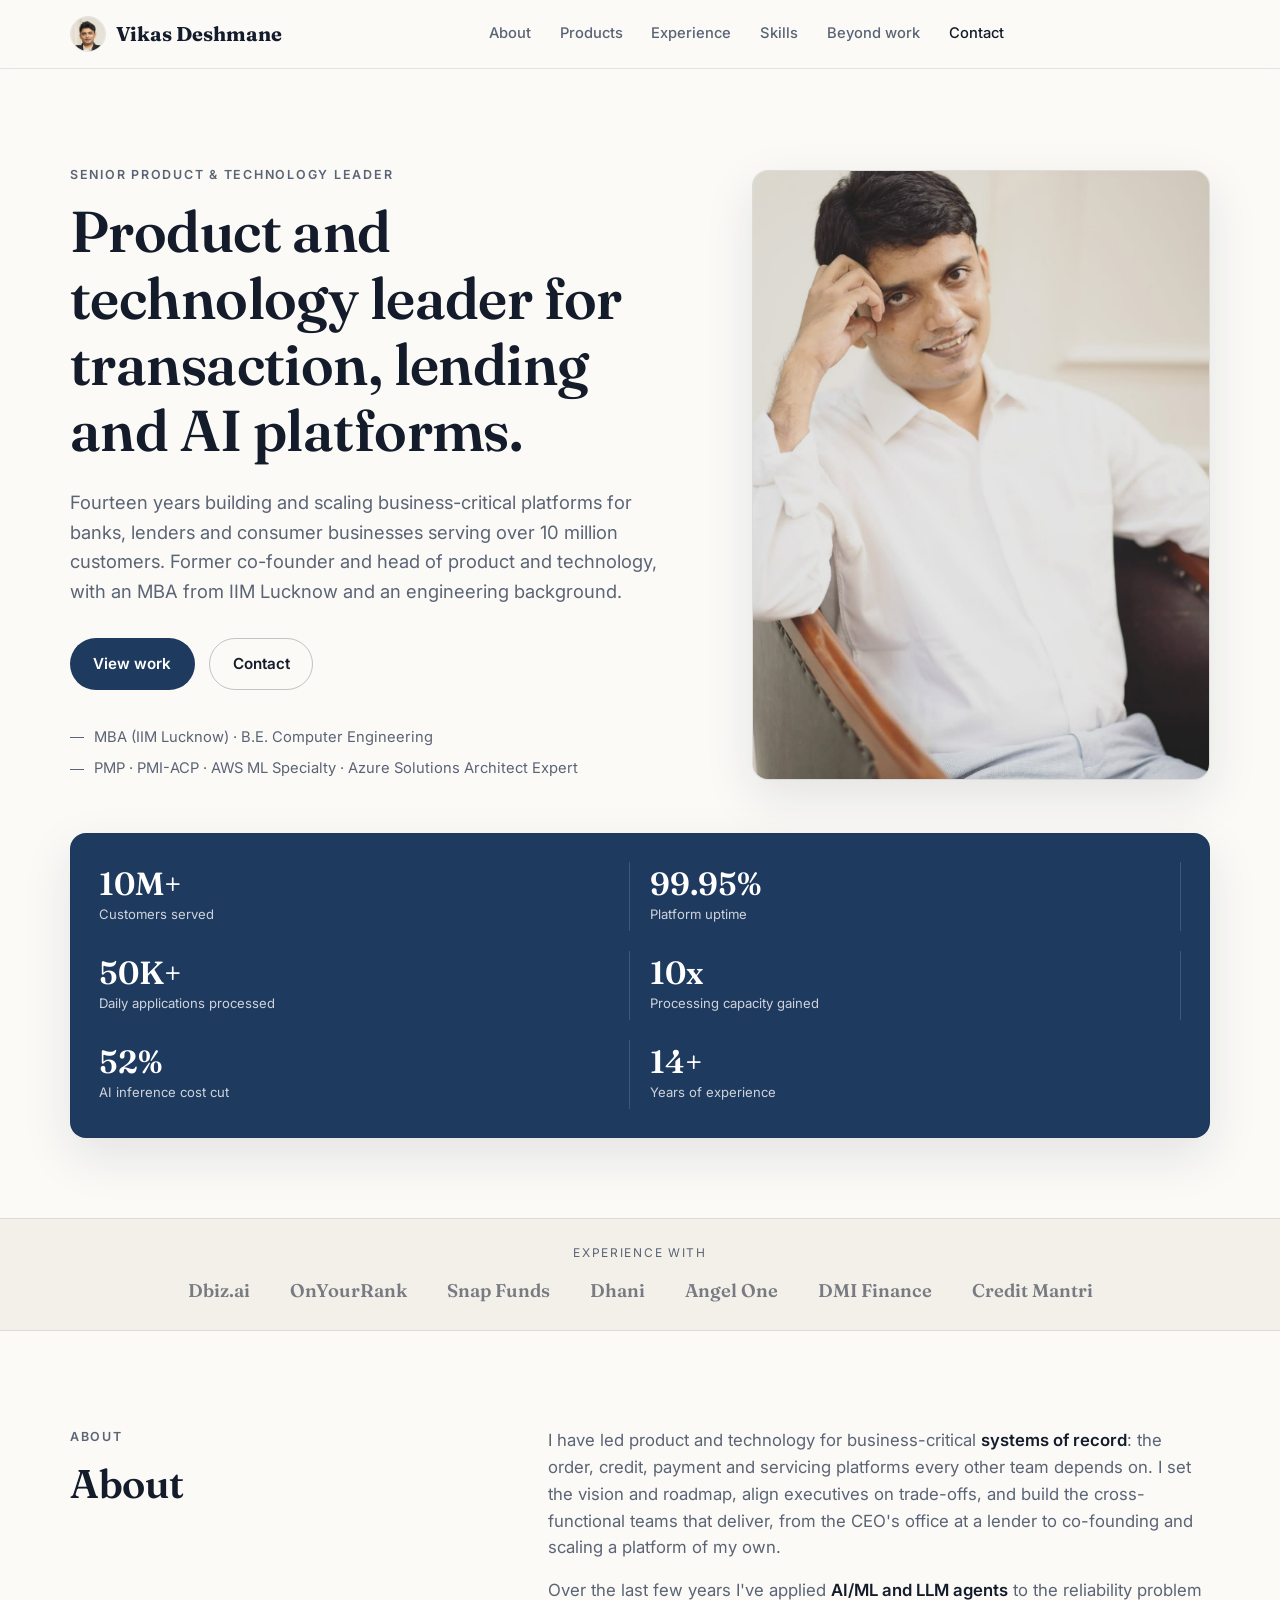
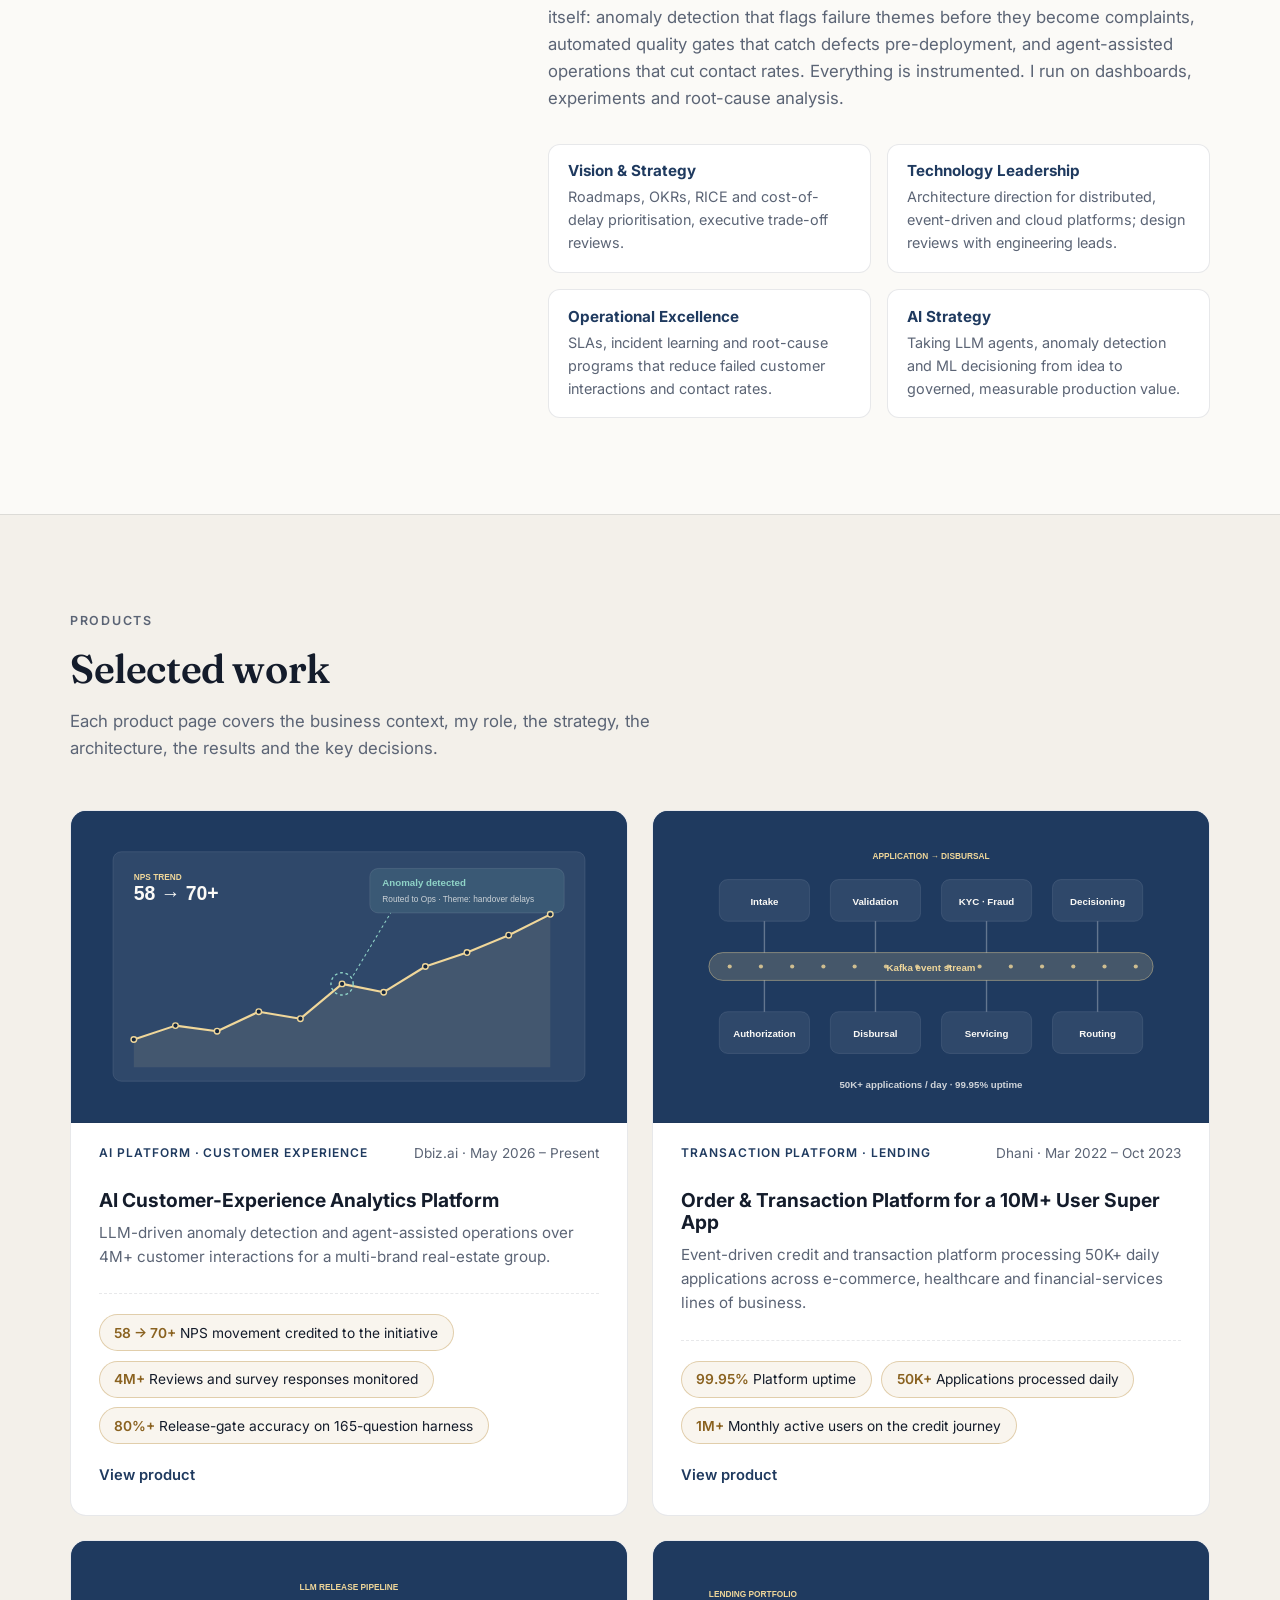
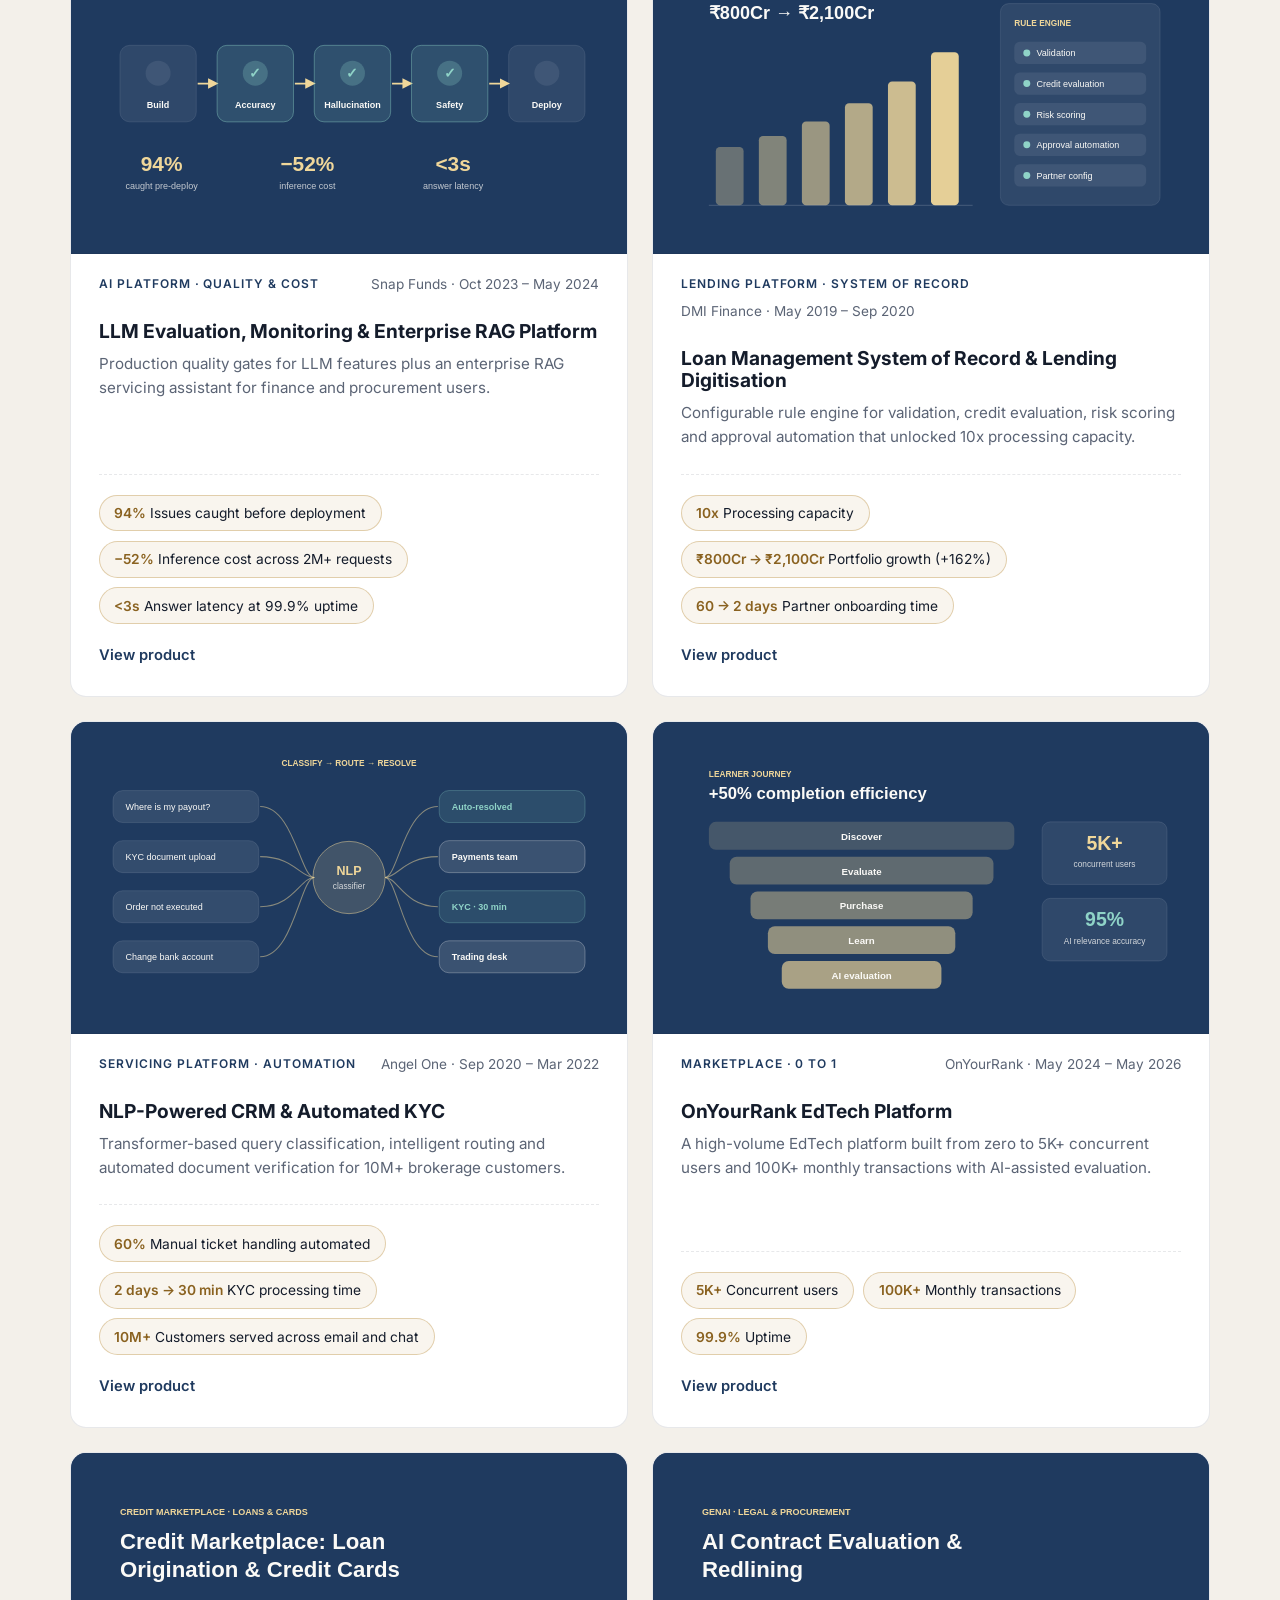
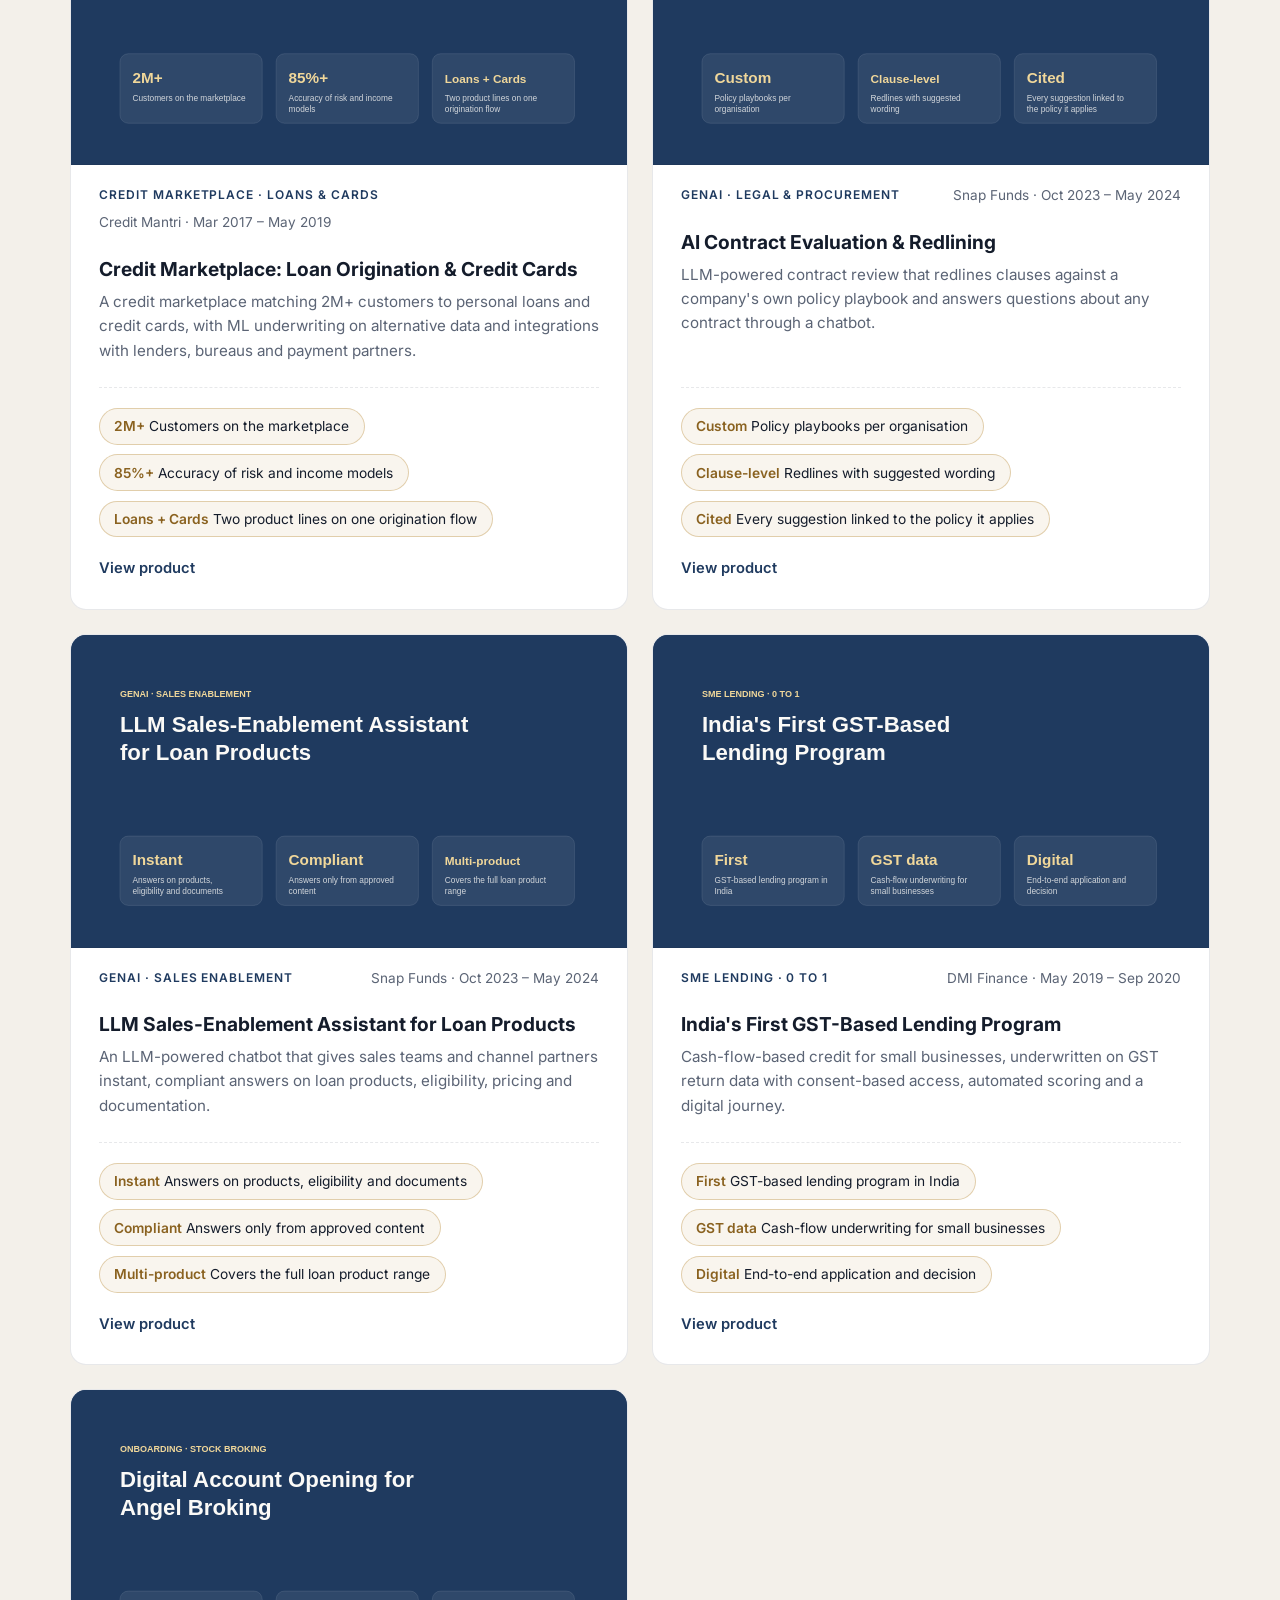
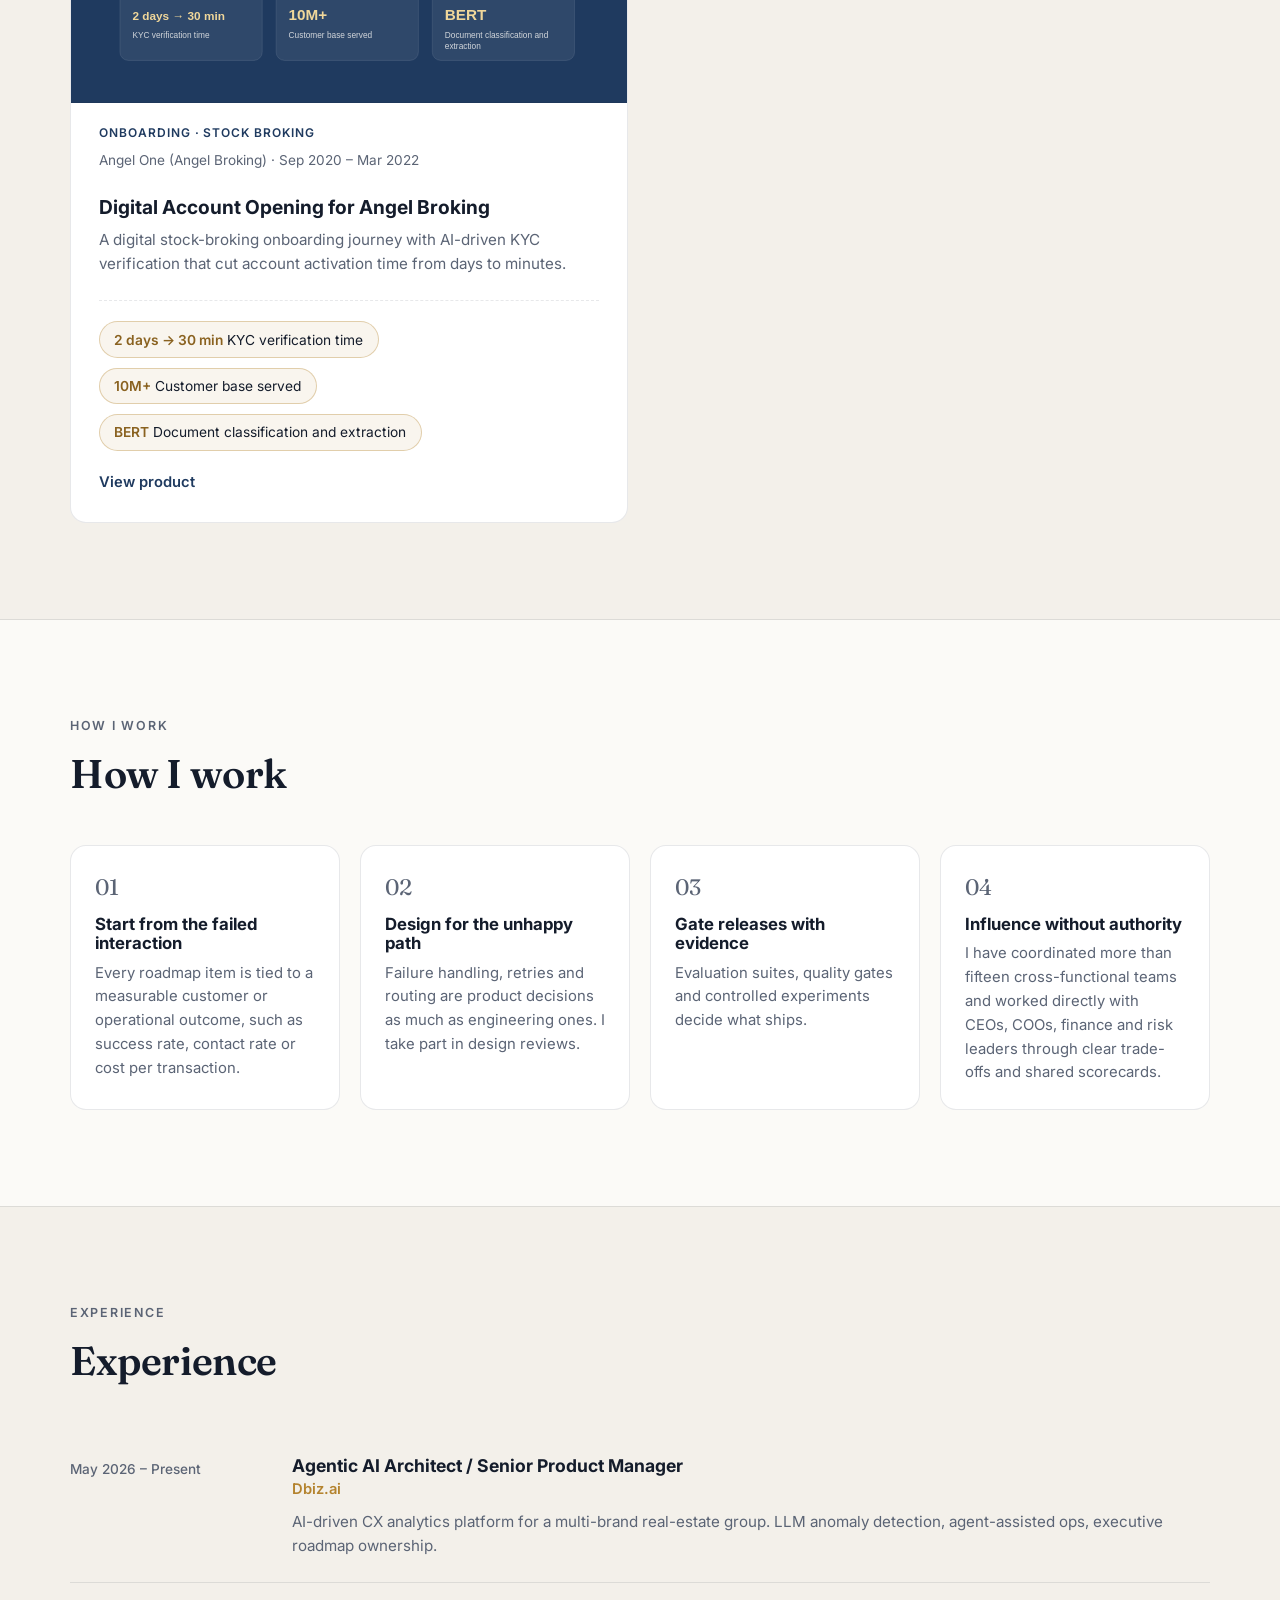
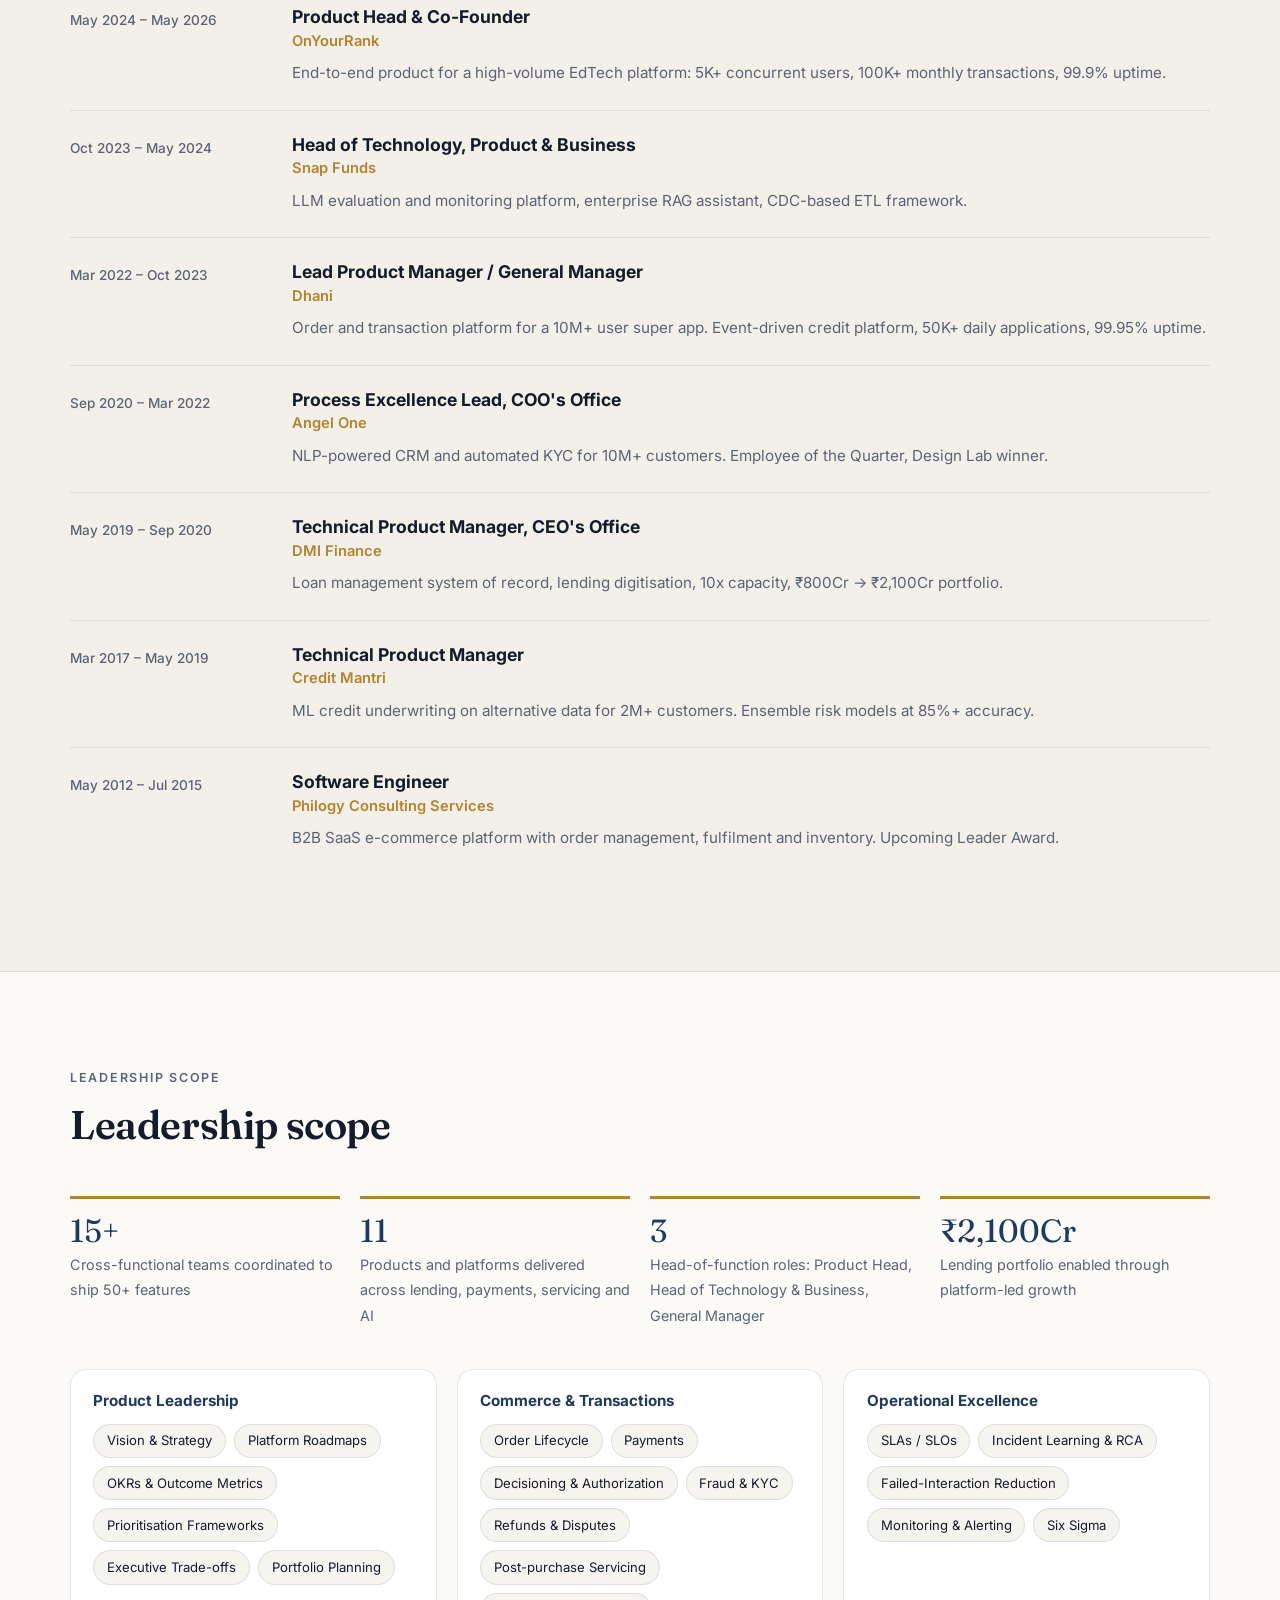
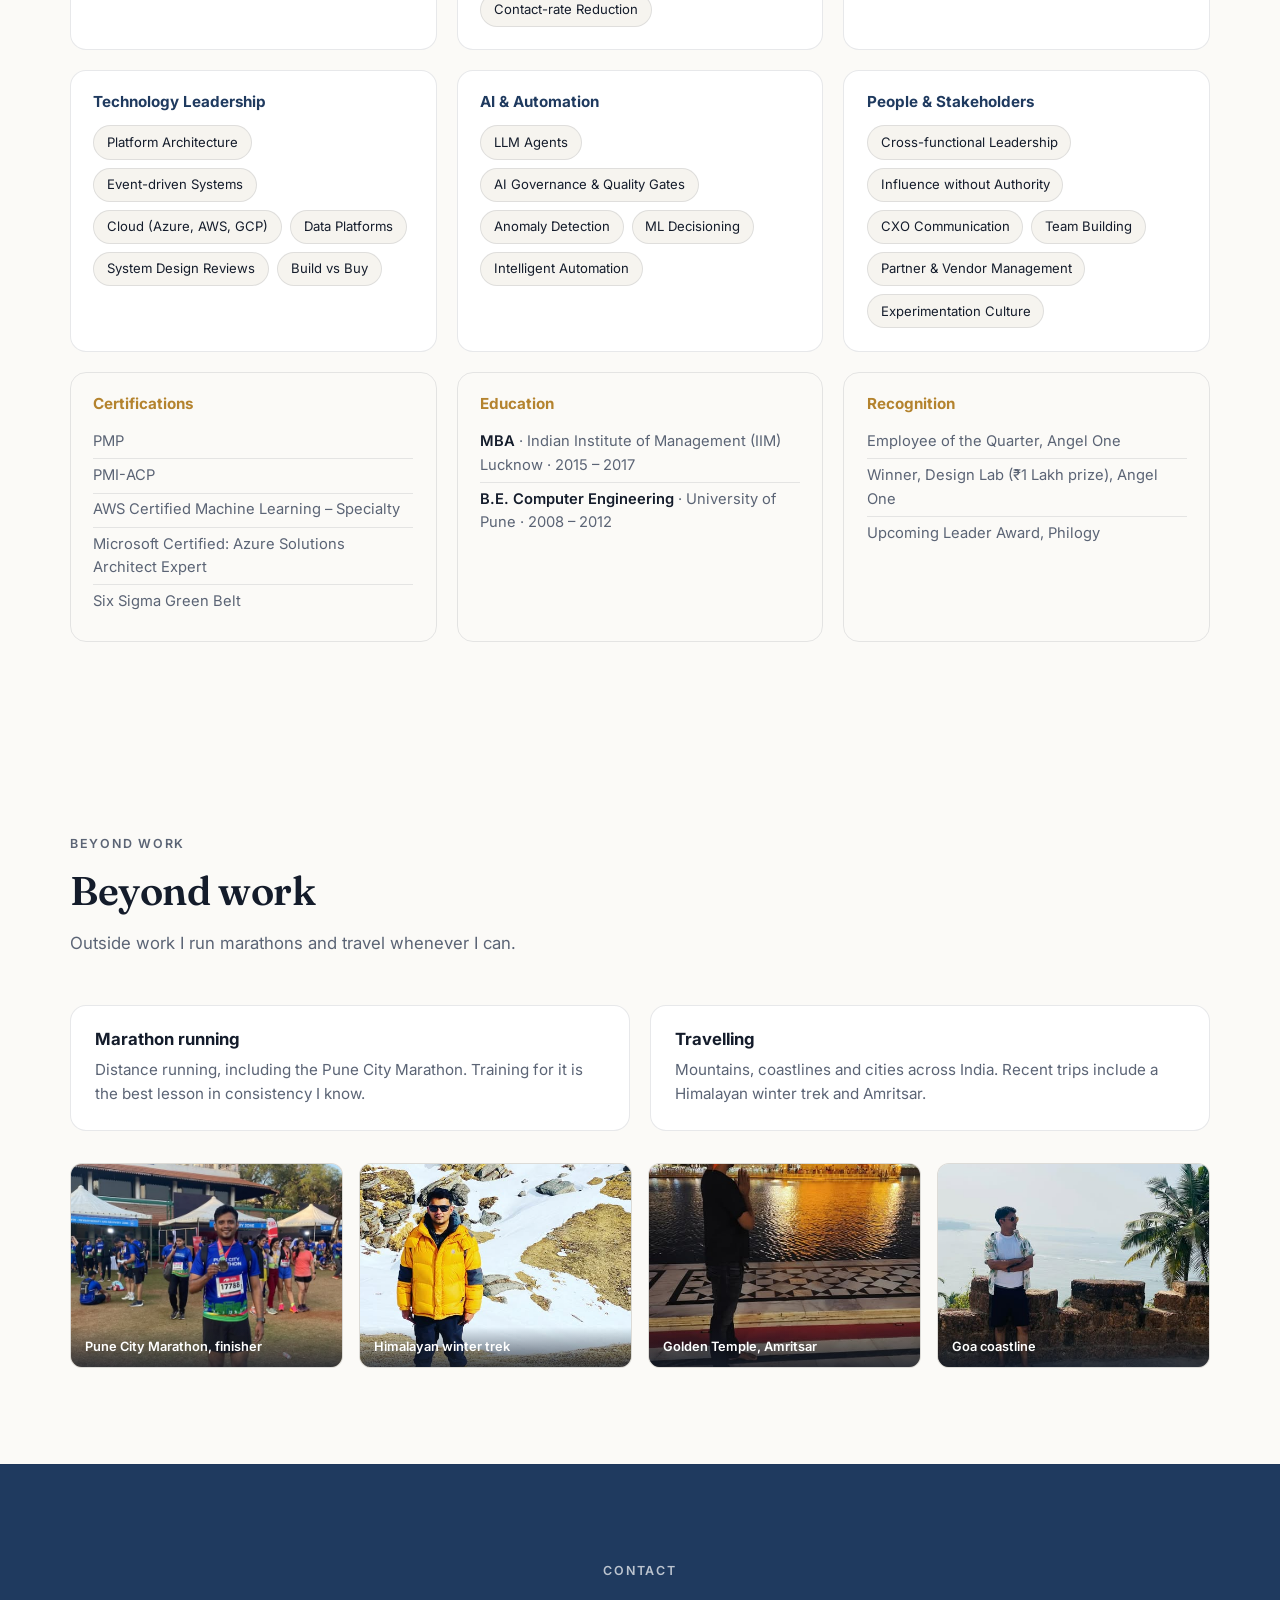
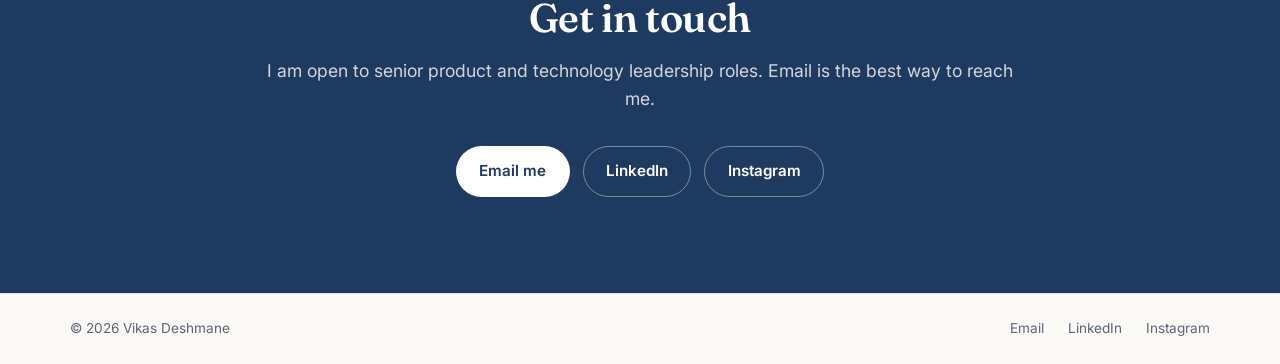
<file: index.html>
<!DOCTYPE html>
<html lang="en">
<head>
  <meta charset="UTF-8">
  <meta name="viewport" content="width=device-width, initial-scale=1.0">
  <title>Vikas Deshmane · Senior Product & Technology Leader</title>
  <meta name="description" content="Senior Product Manager with 14+ years building transaction, order, lending and AI platforms for 10M+ customers. Portfolio of case studies, impact and leadership.">
  <meta property="og:title" content="Vikas Deshmane · Product Leadership Portfolio">
  <meta property="og:description" content="14+ years owning platform products across orders, payments, lending and AI. See the work.">
  <link rel="preconnect" href="https://fonts.googleapis.com">
  <link href="https://fonts.googleapis.com/css2?family=Inter:wght@400;500;600;700;800&family=Fraunces:opsz,wght@9..144,600;9..144,700&display=swap" rel="stylesheet">
  <link rel="icon" type="image/png" href="assets/favicon.png">
  <link rel="apple-touch-icon" href="assets/apple-touch-icon.png">
  <link rel="stylesheet" href="styles.css?v=6">
</head>
<body>

  <header class="nav" id="top">
    <div class="container nav__inner">
      <a href="#top" class="nav__brand"><img src="assets/avatar.jpg" alt="" class="nav__avatar">Vikas Deshmane</a>
      <nav class="nav__links" id="navLinks">
        <a href="#about">About</a>
        <a href="#products">Products</a>
        <a href="#experience">Experience</a>
        <a href="#skills">Skills</a>
        <a href="#life">Beyond work</a>
        <a href="#contact">Contact</a>
      </nav>
      <div class="nav__actions">
        <button class="nav__toggle" id="navToggle" aria-label="Toggle menu" aria-expanded="false">
          <span></span><span></span><span></span>
        </button>
      </div>
    </div>
  </header>

  <!-- HERO -->
  <section class="hero">
    <div class="container hero__grid">
      <div class="hero__content">
        <p class="eyebrow">Senior Product & Technology Leader</p>
        <h1>Product and technology leader for transaction, lending and AI platforms.</h1>
        <p class="hero__lead">
          Fourteen years building and scaling business-critical platforms for banks, lenders and consumer businesses
          serving over 10 million customers. Former co-founder and head of product and technology, with an MBA from
          IIM Lucknow and an engineering background.
        </p>
        <div class="hero__cta">
          <a href="#products" class="btn btn--primary">View work</a>
          <a href="#contact" class="btn btn--ghost">Contact</a>
        </div>
        <ul class="hero__meta">
          <li>MBA (IIM Lucknow) · B.E. Computer Engineering</li>
          <li>PMP · PMI-ACP · AWS ML Specialty · Azure Solutions Architect Expert</li>
        </ul>
      </div>
      <figure class="hero__portrait">
        <img src="assets/vikas-portrait.png" alt="Vikas Deshmane">
      </figure>
    </div>
    <div class="container">
      <aside class="hero__card hero__card--wide">
        <div class="stat-grid stat-grid--6">
          <div class="stat"><span class="stat__num">10M+</span><span class="stat__label">Customers served</span></div>
          <div class="stat"><span class="stat__num">99.95%</span><span class="stat__label">Platform uptime</span></div>
          <div class="stat"><span class="stat__num">50K+</span><span class="stat__label">Daily applications processed</span></div>
          <div class="stat"><span class="stat__num">10x</span><span class="stat__label">Processing capacity gained</span></div>
          <div class="stat"><span class="stat__num">52%</span><span class="stat__label">AI inference cost cut</span></div>
          <div class="stat"><span class="stat__num">14+</span><span class="stat__label">Years of experience</span></div>
        </div>
      </aside>
    </div>
  </section>

  <!-- TRUST STRIP -->
  <section class="strip">
    <div class="container">
      <p class="strip__label">Experience with</p>
      <ul class="strip__logos">
        <li>Dbiz.ai</li><li>OnYourRank</li><li>Snap Funds</li><li>Dhani</li><li>Angel One</li><li>DMI Finance</li><li>Credit Mantri</li>
      </ul>
    </div>
  </section>

  <!-- ABOUT -->
  <section class="section" id="about">
    <div class="container about__grid">
      <div class="">
        <p class="eyebrow">About</p>
        <h2>About</h2>
      </div>
      <div class="about__body">
        <p>
          I have led product and technology for business-critical <strong>systems of record</strong>: the order,
          credit, payment and servicing platforms every other team depends on. I set the vision and roadmap, align
          executives on trade-offs, and build the cross-functional teams that deliver, from the CEO's office at a
          lender to co-founding and scaling a platform of my own.
        </p>
        <p>
          Over the last few years I've applied <strong>AI/ML and LLM agents</strong> to the reliability problem itself:
          anomaly detection that flags failure themes before they become complaints, automated quality gates that catch
          defects pre-deployment, and agent-assisted operations that cut contact rates. Everything is instrumented.
          I run on dashboards, experiments and root-cause analysis.
        </p>
        <div class="about__pillars">
          <div class="pillar"><h4>Vision & Strategy</h4><p>Roadmaps, OKRs, RICE and cost-of-delay prioritisation, executive trade-off reviews.</p></div>
          <div class="pillar"><h4>Technology Leadership</h4><p>Architecture direction for distributed, event-driven and cloud platforms; design reviews with engineering leads.</p></div>
          <div class="pillar"><h4>Operational Excellence</h4><p>SLAs, incident learning and root-cause programs that reduce failed customer interactions and contact rates.</p></div>
          <div class="pillar"><h4>AI Strategy</h4><p>Taking LLM agents, anomaly detection and ML decisioning from idea to governed, measurable production value.</p></div>
        </div>
      </div>
    </div>
  </section>

  <!-- PRODUCTS:START -->
  <section class="section section--alt" id="products">
    <div class="container">
      <div class="section__head">
        <p class="eyebrow">Products</p>
        <h2>Selected work</h2>
        <p class="section__sub">Each product page covers the business context, my role, the strategy, the architecture, the results and the key decisions.</p>
      </div>
      <div class="pcards">
        <a class="pcard" href="products/cx-anomaly-platform.html">
          <div class="pcard__media"><img src="assets/products/cx-anomaly-platform.svg" alt="AI Customer-Experience Analytics Platform illustration" loading="lazy"></div>
          <div class="case__head"><span class="case__tag">AI Platform · Customer Experience</span><span class="case__org">Dbiz.ai · May 2026 – Present</span></div>
          <h3>AI Customer-Experience Analytics Platform</h3>
          <p>LLM-driven anomaly detection and agent-assisted operations over 4M+ customer interactions for a multi-brand real-estate group.</p>
          <ul class="case__results"><li><strong>58 → 70+</strong> NPS movement credited to the initiative</li><li><strong>4M+</strong> Reviews and survey responses monitored</li><li><strong>80%+</strong> Release-gate accuracy on 165-question harness</li></ul>
          <span class="pcard__cta">View product</span>
        </a>
        <a class="pcard" href="products/dhani-transaction-platform.html">
          <div class="pcard__media"><img src="assets/products/dhani-transaction-platform.svg" alt="Order &amp; Transaction Platform for a 10M+ User Super App illustration" loading="lazy"></div>
          <div class="case__head"><span class="case__tag">Transaction Platform · Lending</span><span class="case__org">Dhani · Mar 2022 – Oct 2023</span></div>
          <h3>Order &amp; Transaction Platform for a 10M+ User Super App</h3>
          <p>Event-driven credit and transaction platform processing 50K+ daily applications across e-commerce, healthcare and financial-services lines of business.</p>
          <ul class="case__results"><li><strong>99.95%</strong> Platform uptime</li><li><strong>50K+</strong> Applications processed daily</li><li><strong>1M+</strong> Monthly active users on the credit journey</li></ul>
          <span class="pcard__cta">View product</span>
        </a>
        <a class="pcard" href="products/llm-quality-platform.html">
          <div class="pcard__media"><img src="assets/products/llm-quality-platform.svg" alt="LLM Evaluation, Monitoring &amp; Enterprise RAG Platform illustration" loading="lazy"></div>
          <div class="case__head"><span class="case__tag">AI Platform · Quality &amp; Cost</span><span class="case__org">Snap Funds · Oct 2023 – May 2024</span></div>
          <h3>LLM Evaluation, Monitoring &amp; Enterprise RAG Platform</h3>
          <p>Production quality gates for LLM features plus an enterprise RAG servicing assistant for finance and procurement users.</p>
          <ul class="case__results"><li><strong>94%</strong> Issues caught before deployment</li><li><strong>−52%</strong> Inference cost across 2M+ requests</li><li><strong>&lt;3s</strong> Answer latency at 99.9% uptime</li></ul>
          <span class="pcard__cta">View product</span>
        </a>
        <a class="pcard" href="products/dmi-loan-management.html">
          <div class="pcard__media"><img src="assets/products/dmi-loan-management.svg" alt="Loan Management System of Record &amp; Lending Digitisation illustration" loading="lazy"></div>
          <div class="case__head"><span class="case__tag">Lending Platform · System of Record</span><span class="case__org">DMI Finance · May 2019 – Sep 2020</span></div>
          <h3>Loan Management System of Record &amp; Lending Digitisation</h3>
          <p>Configurable rule engine for validation, credit evaluation, risk scoring and approval automation that unlocked 10x processing capacity.</p>
          <ul class="case__results"><li><strong>10x</strong> Processing capacity</li><li><strong>₹800Cr → ₹2,100Cr</strong> Portfolio growth (+162%)</li><li><strong>60 → 2 days</strong> Partner onboarding time</li></ul>
          <span class="pcard__cta">View product</span>
        </a>
        <a class="pcard" href="products/angel-one-servicing-ai.html">
          <div class="pcard__media"><img src="assets/products/angel-one-servicing-ai.svg" alt="NLP-Powered CRM &amp; Automated KYC illustration" loading="lazy"></div>
          <div class="case__head"><span class="case__tag">Servicing Platform · Automation</span><span class="case__org">Angel One · Sep 2020 – Mar 2022</span></div>
          <h3>NLP-Powered CRM &amp; Automated KYC</h3>
          <p>Transformer-based query classification, intelligent routing and automated document verification for 10M+ brokerage customers.</p>
          <ul class="case__results"><li><strong>60%</strong> Manual ticket handling automated</li><li><strong>2 days → 30 min</strong> KYC processing time</li><li><strong>10M+</strong> Customers served across email and chat</li></ul>
          <span class="pcard__cta">View product</span>
        </a>
        <a class="pcard" href="products/onyourrank-edtech.html">
          <div class="pcard__media"><img src="assets/products/onyourrank-edtech.svg" alt="OnYourRank EdTech Platform illustration" loading="lazy"></div>
          <div class="case__head"><span class="case__tag">Marketplace · 0 to 1</span><span class="case__org">OnYourRank · May 2024 – May 2026</span></div>
          <h3>OnYourRank EdTech Platform</h3>
          <p>A high-volume EdTech platform built from zero to 5K+ concurrent users and 100K+ monthly transactions with AI-assisted evaluation.</p>
          <ul class="case__results"><li><strong>5K+</strong> Concurrent users</li><li><strong>100K+</strong> Monthly transactions</li><li><strong>99.9%</strong> Uptime</li></ul>
          <span class="pcard__cta">View product</span>
        </a>
        <a class="pcard" href="products/credit-marketplace.html">
          <div class="pcard__media"><img src="assets/products/credit-marketplace.svg" alt="Credit Marketplace: Loan Origination &amp; Credit Cards illustration" loading="lazy"></div>
          <div class="case__head"><span class="case__tag">Credit Marketplace · Loans &amp; Cards</span><span class="case__org">Credit Mantri · Mar 2017 – May 2019</span></div>
          <h3>Credit Marketplace: Loan Origination &amp; Credit Cards</h3>
          <p>A credit marketplace matching 2M+ customers to personal loans and credit cards, with ML underwriting on alternative data and integrations with lenders, bureaus and payment partners.</p>
          <ul class="case__results"><li><strong>2M+</strong> Customers on the marketplace</li><li><strong>85%+</strong> Accuracy of risk and income models</li><li><strong>Loans + Cards</strong> Two product lines on one origination flow</li></ul>
          <span class="pcard__cta">View product</span>
        </a>
        <a class="pcard" href="products/contract-redlining.html">
          <div class="pcard__media"><img src="assets/products/contract-redlining.svg" alt="AI Contract Evaluation &amp; Redlining illustration" loading="lazy"></div>
          <div class="case__head"><span class="case__tag">GenAI · Legal &amp; Procurement</span><span class="case__org">Snap Funds · Oct 2023 – May 2024</span></div>
          <h3>AI Contract Evaluation &amp; Redlining</h3>
          <p>LLM-powered contract review that redlines clauses against a company&#x27;s own policy playbook and answers questions about any contract through a chatbot.</p>
          <ul class="case__results"><li><strong>Custom</strong> Policy playbooks per organisation</li><li><strong>Clause-level</strong> Redlines with suggested wording</li><li><strong>Cited</strong> Every suggestion linked to the policy it applies</li></ul>
          <span class="pcard__cta">View product</span>
        </a>
        <a class="pcard" href="products/loan-sales-assistant.html">
          <div class="pcard__media"><img src="assets/products/loan-sales-assistant.svg" alt="LLM Sales-Enablement Assistant for Loan Products illustration" loading="lazy"></div>
          <div class="case__head"><span class="case__tag">GenAI · Sales Enablement</span><span class="case__org">Snap Funds · Oct 2023 – May 2024</span></div>
          <h3>LLM Sales-Enablement Assistant for Loan Products</h3>
          <p>An LLM-powered chatbot that gives sales teams and channel partners instant, compliant answers on loan products, eligibility, pricing and documentation.</p>
          <ul class="case__results"><li><strong>Instant</strong> Answers on products, eligibility and documents</li><li><strong>Compliant</strong> Answers only from approved content</li><li><strong>Multi-product</strong> Covers the full loan product range</li></ul>
          <span class="pcard__cta">View product</span>
        </a>
        <a class="pcard" href="products/gst-lending.html">
          <div class="pcard__media"><img src="assets/products/gst-lending.svg" alt="India&#x27;s First GST-Based Lending Program illustration" loading="lazy"></div>
          <div class="case__head"><span class="case__tag">SME Lending · 0 to 1</span><span class="case__org">DMI Finance · May 2019 – Sep 2020</span></div>
          <h3>India&#x27;s First GST-Based Lending Program</h3>
          <p>Cash-flow-based credit for small businesses, underwritten on GST return data with consent-based access, automated scoring and a digital journey.</p>
          <ul class="case__results"><li><strong>First</strong> GST-based lending program in India</li><li><strong>GST data</strong> Cash-flow underwriting for small businesses</li><li><strong>Digital</strong> End-to-end application and decision</li></ul>
          <span class="pcard__cta">View product</span>
        </a>
        <a class="pcard" href="products/angel-broking-onboarding.html">
          <div class="pcard__media"><img src="assets/products/angel-broking-onboarding.svg" alt="Digital Account Opening for Angel Broking illustration" loading="lazy"></div>
          <div class="case__head"><span class="case__tag">Onboarding · Stock Broking</span><span class="case__org">Angel One (Angel Broking) · Sep 2020 – Mar 2022</span></div>
          <h3>Digital Account Opening for Angel Broking</h3>
          <p>A digital stock-broking onboarding journey with AI-driven KYC verification that cut account activation time from days to minutes.</p>
          <ul class="case__results"><li><strong>2 days → 30 min</strong> KYC verification time</li><li><strong>10M+</strong> Customer base served</li><li><strong>BERT</strong> Document classification and extraction</li></ul>
          <span class="pcard__cta">View product</span>
        </a>
      </div>
    </div>
  </section>
  <!-- PRODUCTS:END -->

  <!-- HOW I WORK -->
  <section class="section" id="approach">
    <div class="container">
      <div class="section__head">
        <p class="eyebrow">How I work</p>
        <h2>How I work</h2>
      </div>
      <div class="principles">
        <div class="principle"><span>01</span><h4>Start from the failed interaction</h4><p>Every roadmap item is tied to a measurable customer or operational outcome, such as success rate, contact rate or cost per transaction.</p></div>
        <div class="principle"><span>02</span><h4>Design for the unhappy path</h4><p>Failure handling, retries and routing are product decisions as much as engineering ones. I take part in design reviews.</p></div>
        <div class="principle"><span>03</span><h4>Gate releases with evidence</h4><p>Evaluation suites, quality gates and controlled experiments decide what ships.</p></div>
        <div class="principle"><span>04</span><h4>Influence without authority</h4><p>I have coordinated more than fifteen cross-functional teams and worked directly with CEOs, COOs, finance and risk leaders through clear trade-offs and shared scorecards.</p></div>
      </div>
    </div>
  </section>

  <!-- EXPERIENCE -->
  <section class="section section--alt" id="experience">
    <div class="container">
      <div class="section__head">
        <p class="eyebrow">Experience</p>
        <h2>Experience</h2>
      </div>
      <ol class="timeline">
        <li class=""><div class="timeline__when">May 2026 – Present</div><div class="timeline__what"><h4>Agentic AI Architect / Senior Product Manager</h4><p class="timeline__org">Dbiz.ai</p><p>AI-driven CX analytics platform for a multi-brand real-estate group. LLM anomaly detection, agent-assisted ops, executive roadmap ownership.</p></div></li>
        <li class=""><div class="timeline__when">May 2024 – May 2026</div><div class="timeline__what"><h4>Product Head & Co-Founder</h4><p class="timeline__org">OnYourRank</p><p>End-to-end product for a high-volume EdTech platform: 5K+ concurrent users, 100K+ monthly transactions, 99.9% uptime.</p></div></li>
        <li class=""><div class="timeline__when">Oct 2023 – May 2024</div><div class="timeline__what"><h4>Head of Technology, Product & Business</h4><p class="timeline__org">Snap Funds</p><p>LLM evaluation and monitoring platform, enterprise RAG assistant, CDC-based ETL framework.</p></div></li>
        <li class=""><div class="timeline__when">Mar 2022 – Oct 2023</div><div class="timeline__what"><h4>Lead Product Manager / General Manager</h4><p class="timeline__org">Dhani</p><p>Order and transaction platform for a 10M+ user super app. Event-driven credit platform, 50K+ daily applications, 99.95% uptime.</p></div></li>
        <li class=""><div class="timeline__when">Sep 2020 – Mar 2022</div><div class="timeline__what"><h4>Process Excellence Lead, COO's Office</h4><p class="timeline__org">Angel One</p><p>NLP-powered CRM and automated KYC for 10M+ customers. Employee of the Quarter, Design Lab winner.</p></div></li>
        <li class=""><div class="timeline__when">May 2019 – Sep 2020</div><div class="timeline__what"><h4>Technical Product Manager, CEO's Office</h4><p class="timeline__org">DMI Finance</p><p>Loan management system of record, lending digitisation, 10x capacity, ₹800Cr → ₹2,100Cr portfolio.</p></div></li>
        <li class=""><div class="timeline__when">Mar 2017 – May 2019</div><div class="timeline__what"><h4>Technical Product Manager</h4><p class="timeline__org">Credit Mantri</p><p>ML credit underwriting on alternative data for 2M+ customers. Ensemble risk models at 85%+ accuracy.</p></div></li>
        <li class=""><div class="timeline__when">May 2012 – Jul 2015</div><div class="timeline__what"><h4>Software Engineer</h4><p class="timeline__org">Philogy Consulting Services</p><p>B2B SaaS e-commerce platform with order management, fulfilment and inventory. Upcoming Leader Award.</p></div></li>
      </ol>
    </div>
  </section>

  <!-- SKILLS -->
  <section class="section" id="skills">
    <div class="container">
      <div class="section__head">
        <p class="eyebrow">Leadership Scope</p>
        <h2>Leadership scope</h2>
      </div>
      <div class="leads">
        <div class="lead"><span class="lead__num">15+</span><span class="lead__label">Cross-functional teams coordinated to ship 50+ features</span></div>
        <div class="lead"><span class="lead__num">11</span><span class="lead__label">Products and platforms delivered across lending, payments, servicing and AI</span></div>
        <div class="lead"><span class="lead__num">3</span><span class="lead__label">Head-of-function roles: Product Head, Head of Technology & Business, General Manager</span></div>
        <div class="lead"><span class="lead__num">₹2,100Cr</span><span class="lead__label">Lending portfolio enabled through platform-led growth</span></div>
      </div>
      <div class="skills">
        <div class="skill-group">
          <h4>Product Leadership</h4>
          <ul class="chips"><li>Vision & Strategy</li><li>Platform Roadmaps</li><li>OKRs & Outcome Metrics</li><li>Prioritisation Frameworks</li><li>Executive Trade-offs</li><li>Portfolio Planning</li></ul>
        </div>
        <div class="skill-group">
          <h4>Commerce & Transactions</h4>
          <ul class="chips"><li>Order Lifecycle</li><li>Payments</li><li>Decisioning & Authorization</li><li>Fraud & KYC</li><li>Refunds & Disputes</li><li>Post-purchase Servicing</li><li>Contact-rate Reduction</li></ul>
        </div>
        <div class="skill-group">
          <h4>Operational Excellence</h4>
          <ul class="chips"><li>SLAs / SLOs</li><li>Incident Learning & RCA</li><li>Failed-Interaction Reduction</li><li>Monitoring & Alerting</li><li>Six Sigma</li></ul>
        </div>
        <div class="skill-group">
          <h4>Technology Leadership</h4>
          <ul class="chips"><li>Platform Architecture</li><li>Event-driven Systems</li><li>Cloud (Azure, AWS, GCP)</li><li>Data Platforms</li><li>System Design Reviews</li><li>Build vs Buy</li></ul>
        </div>
        <div class="skill-group">
          <h4>AI & Automation</h4>
          <ul class="chips"><li>LLM Agents</li><li>AI Governance & Quality Gates</li><li>Anomaly Detection</li><li>ML Decisioning</li><li>Intelligent Automation</li></ul>
        </div>
        <div class="skill-group">
          <h4>People & Stakeholders</h4>
          <ul class="chips"><li>Cross-functional Leadership</li><li>Influence without Authority</li><li>CXO Communication</li><li>Team Building</li><li>Partner & Vendor Management</li><li>Experimentation Culture</li></ul>
        </div>
      </div>

      <div class="creds">
        <div class="cred">
          <h4>Certifications</h4>
          <ul><li>PMP</li><li>PMI-ACP</li><li>AWS Certified Machine Learning – Specialty</li><li>Microsoft Certified: Azure Solutions Architect Expert</li><li>Six Sigma Green Belt</li></ul>
        </div>
        <div class="cred">
          <h4>Education</h4>
          <ul>
            <li><strong>MBA</strong> · Indian Institute of Management (IIM) Lucknow · 2015 – 2017</li>
            <li><strong>B.E. Computer Engineering</strong> · University of Pune · 2008 – 2012</li>
          </ul>
        </div>
        <div class="cred">
          <h4>Recognition</h4>
          <ul><li>Employee of the Quarter, Angel One</li><li>Winner, Design Lab (₹1 Lakh prize), Angel One</li><li>Upcoming Leader Award, Philogy</li></ul>
        </div>
      </div>
    </div>
  </section>

  <!-- HOBBIES -->
  <section class="section" id="life">
    <div class="container">
      <div class="section__head">
        <p class="eyebrow">Beyond work</p>
        <h2>Beyond work</h2>
        <p class="section__sub">Outside work I run marathons and travel whenever I can.</p>
      </div>
      <div class="hobbies">
        <div class="hobby">
          <h4>Marathon running</h4>
          <p>Distance running, including the Pune City Marathon. Training for it is the best lesson in consistency I know.</p>
        </div>
        <div class="hobby">
          <h4>Travelling</h4>
          <p>Mountains, coastlines and cities across India. Recent trips include a Himalayan winter trek and Amritsar.</p>
        </div>
      </div>
      <div class="gallery">
        <figure><img src="assets/hobbies/photo-1.jpg" alt="Vikas with his finisher medal at the Pune City Marathon" loading="lazy"><figcaption>Pune City Marathon, finisher</figcaption></figure>
        <figure><img src="assets/hobbies/photo-2.jpg" alt="Vikas on a snow-covered Himalayan trek" loading="lazy"><figcaption>Himalayan winter trek</figcaption></figure>
        <figure><img src="assets/hobbies/photo-4.jpg" alt="Vikas at the Golden Temple, Amritsar, at night" loading="lazy"><figcaption>Golden Temple, Amritsar</figcaption></figure>
        <figure><img src="assets/hobbies/photo-5.jpg" alt="Vikas at a seaside fort in Goa" loading="lazy"><figcaption>Goa coastline</figcaption></figure>
      </div>
    </div>
  </section>

  <!-- CONTACT -->
  <section class="section section--contact" id="contact">
    <div class="container contact">
      <p class="eyebrow">Contact</p>
      <h2>Get in touch</h2>
      <p class="contact__lead">I am open to senior product and technology leadership roles. Email is the best way to reach me.</p>
      <div class="contact__links">
        <a class="btn btn--primary" href="mailto:vikasdeshmane.iiml@gmail.com">Email me</a>
        <a class="btn btn--ghost" href="https://www.linkedin.com/in/vikasdeshmane" target="_blank" rel="noopener">LinkedIn</a>
        <a class="btn btn--ghost" href="https://www.instagram.com/deshmanevikas/" target="_blank" rel="noopener">Instagram</a>
      </div>
    </div>
  </section>

  <footer class="footer">
    <div class="container footer__inner">
      <span>© <span id="year"></span> Vikas Deshmane</span>
      <nav class="footer__links">
        <a href="mailto:vikasdeshmane.iiml@gmail.com">Email</a>
        <a href="https://www.linkedin.com/in/vikasdeshmane" target="_blank" rel="noopener">LinkedIn</a>
        <a href="https://www.instagram.com/deshmanevikas/" target="_blank" rel="noopener">Instagram</a>
      </nav>
    </div>
  </footer>

  <script src="script.js?v=6"></script>
</body>
</html>
</file>
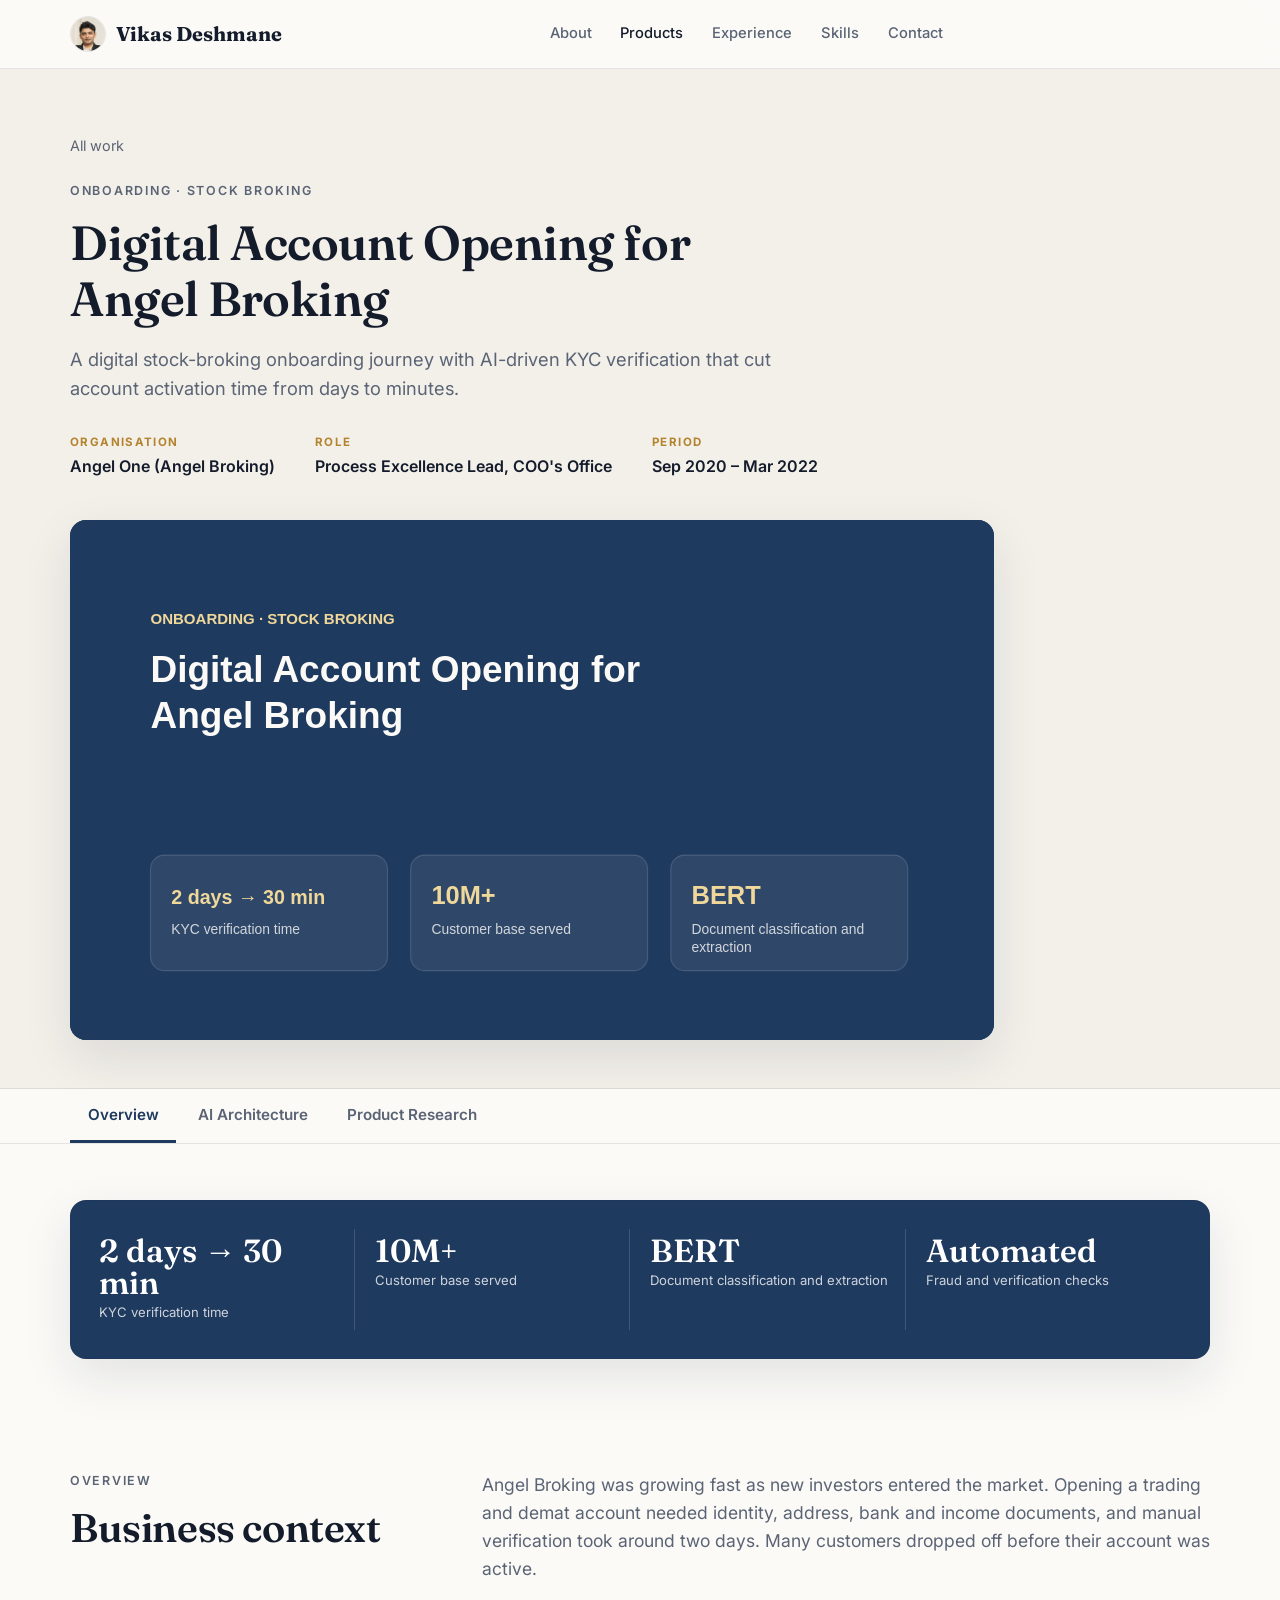
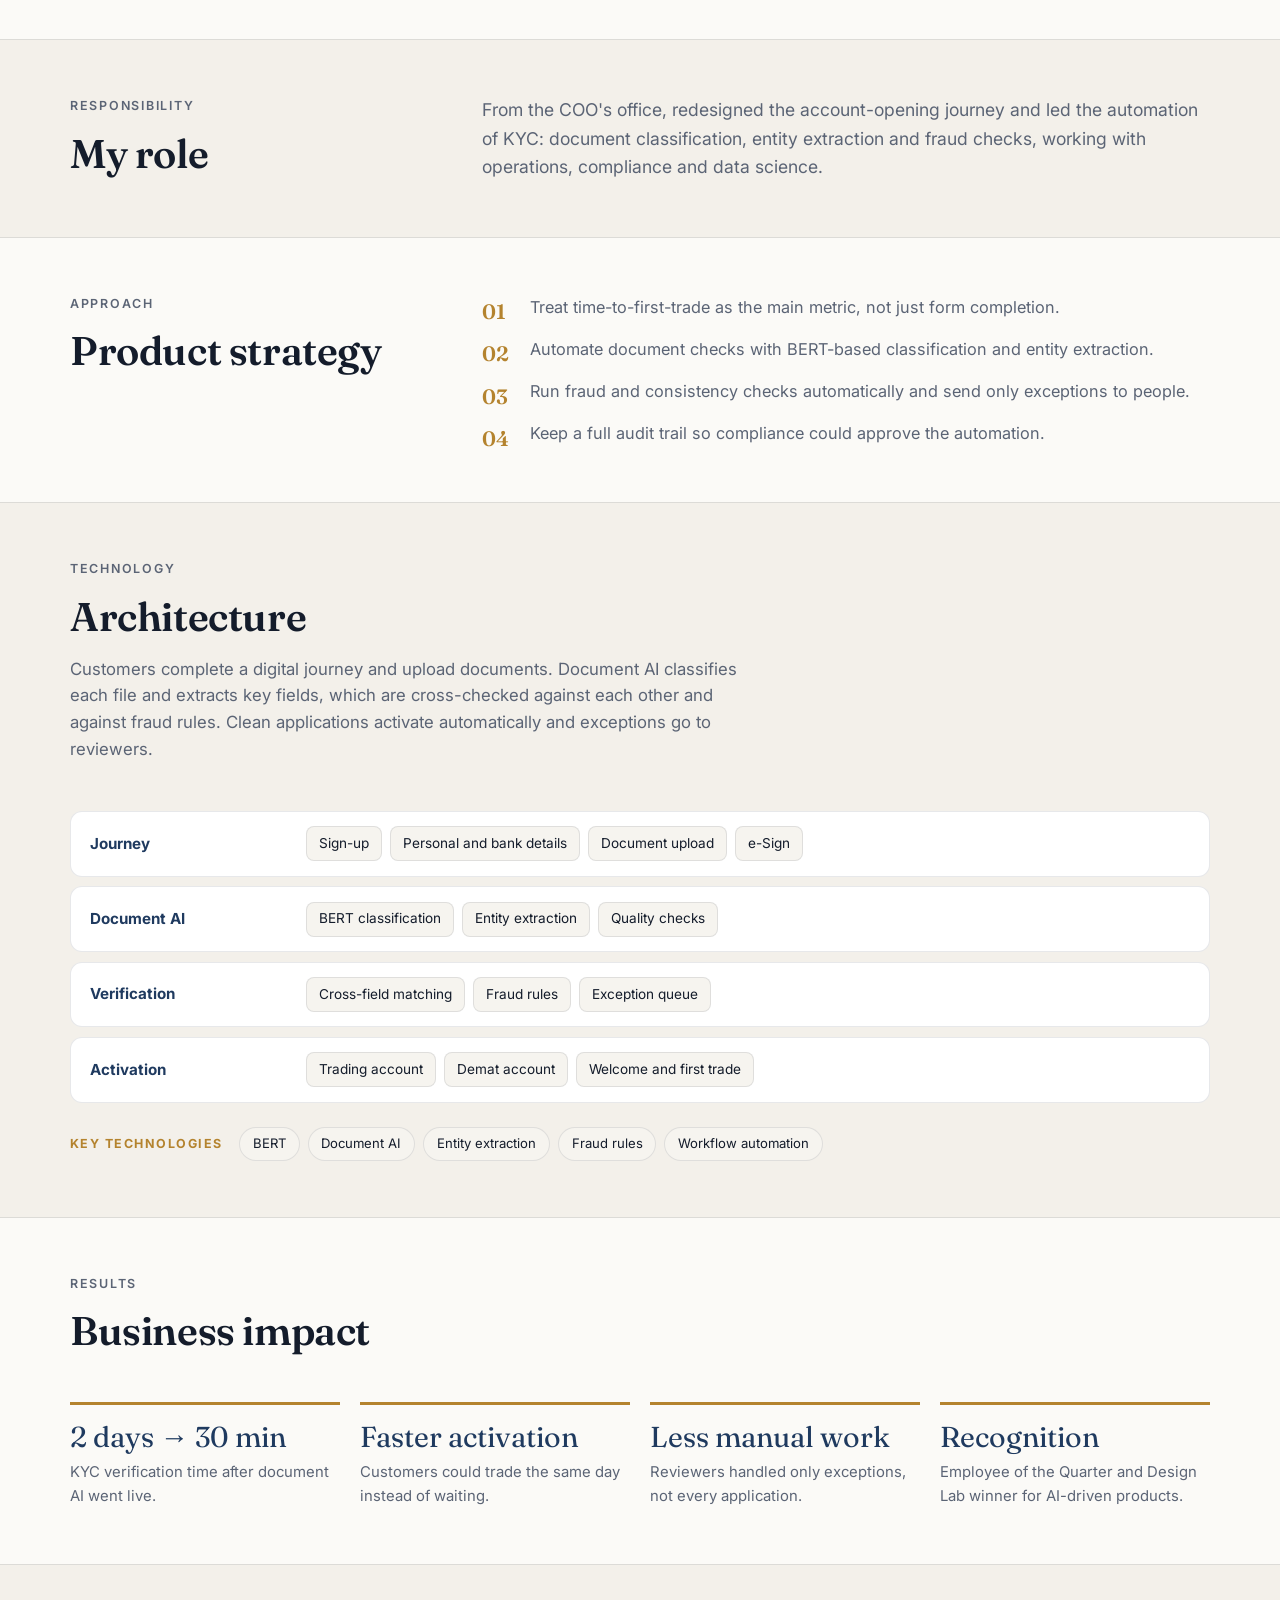
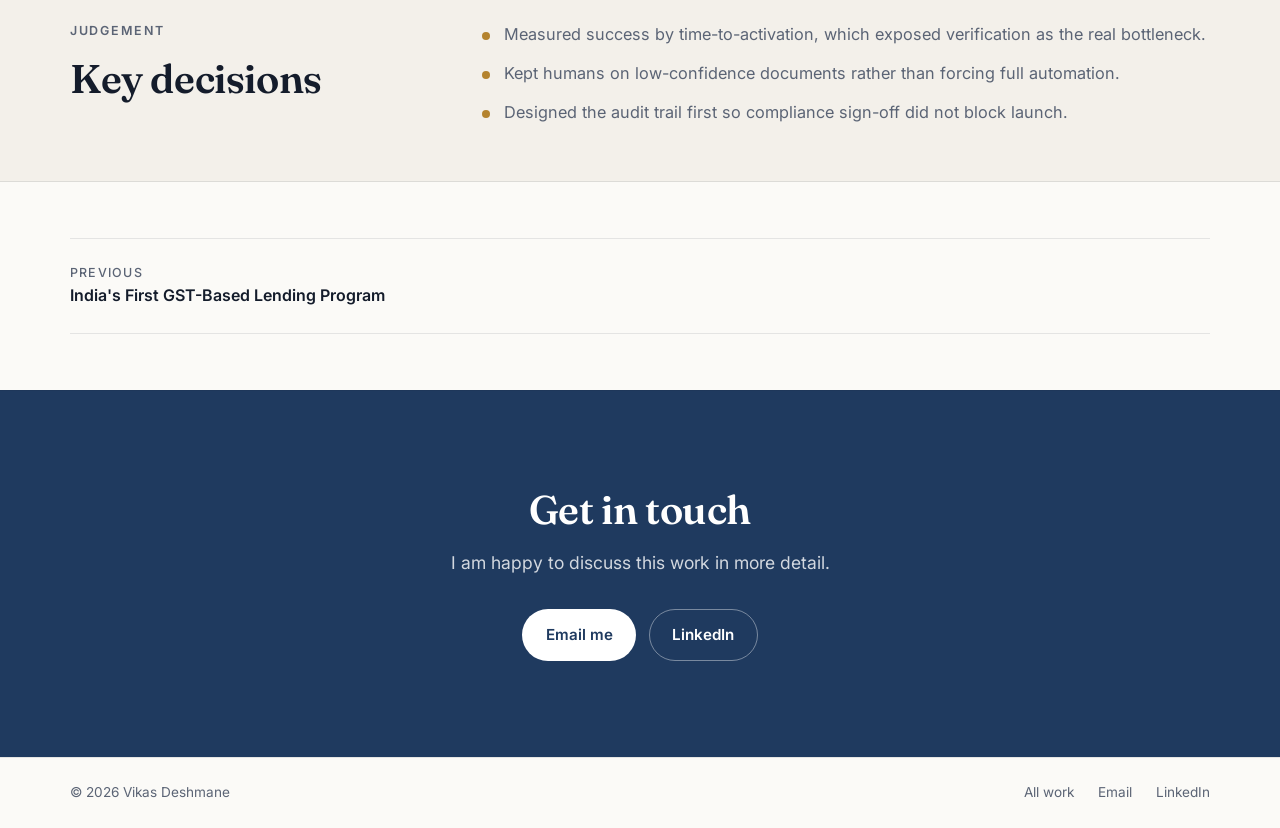
<file: products/angel-broking-onboarding.html>
<!DOCTYPE html>
<html lang="en">
<head>
  <meta charset="UTF-8">
  <meta name="viewport" content="width=device-width, initial-scale=1.0">
  <title>Digital Account Opening for Angel Broking · Vikas Deshmane</title>
  <meta name="description" content="A digital stock-broking onboarding journey with AI-driven KYC verification that cut account activation time from days to minutes.">
  <link rel="preconnect" href="https://fonts.googleapis.com">
  <link href="https://fonts.googleapis.com/css2?family=Inter:wght@400;500;600;700;800&family=Fraunces:opsz,wght@9..144,600;9..144,700&display=swap" rel="stylesheet">
  <link rel="icon" type="image/png" href="../assets/favicon.png">
  <link rel="apple-touch-icon" href="../assets/apple-touch-icon.png">
  <link rel="stylesheet" href="../styles.css?v=6">
</head>
<body>
  <header class="nav" id="top">
    <div class="container nav__inner">
      <a href="../index.html" class="nav__brand"><img src="../assets/avatar.jpg" alt="" class="nav__avatar">Vikas Deshmane</a>
      <nav class="nav__links" id="navLinks">
        <a href="../index.html#about">About</a>
        <a href="../index.html#products" class="active">Products</a>
        <a href="../index.html#experience">Experience</a>
        <a href="../index.html#skills">Skills</a>
        <a href="../index.html#contact">Contact</a>
      </nav>
      <div class="nav__actions">
        <button class="nav__toggle" id="navToggle" aria-label="Toggle menu" aria-expanded="false"><span></span><span></span><span></span></button>
      </div>
    </div>
  </header>

  <section class="phero">
    <div class="container">
      <a href="../index.html#products" class="back">All work</a>
      <p class="eyebrow">Onboarding · Stock Broking</p>
      <h1 class="phero__title">Digital Account Opening for Angel Broking</h1>
      <p class="phero__tagline">A digital stock-broking onboarding journey with AI-driven KYC verification that cut account activation time from days to minutes.</p>
      <dl class="phero__facts">
        <div><dt>Organisation</dt><dd>Angel One (Angel Broking)</dd></div>
        <div><dt>Role</dt><dd>Process Excellence Lead, COO&#x27;s Office</dd></div>
        <div><dt>Period</dt><dd>Sep 2020 – Mar 2022</dd></div>
      </dl>
      <figure class="phero__cover"><img src="../assets/products/angel-broking-onboarding.svg" alt="Digital Account Opening for Angel Broking illustration"></figure>
    </div>
  </section>

  <nav class="tabs" id="productTabs"><div class="container tabs__inner" role="tablist"><button class="tabs__btn" role="tab" data-tab="overview" aria-selected="true">Overview</button><button class="tabs__btn" role="tab" data-tab="architecture" aria-selected="false">AI Architecture</button><button class="tabs__btn" role="tab" data-tab="research" aria-selected="false">Product Research</button></div></nav>
<div class="tabpanel" id="tab-overview" role="tabpanel">
  <section class="section section--tight">
    <div class="container">
      <div class="hero__card"><div class="stat-grid stat-grid--4"><div class="stat"><span class="stat__num">2 days → 30 min</span><span class="stat__label">KYC verification time</span></div><div class="stat"><span class="stat__num">10M+</span><span class="stat__label">Customer base served</span></div><div class="stat"><span class="stat__num">BERT</span><span class="stat__label">Document classification and extraction</span></div><div class="stat"><span class="stat__num">Automated</span><span class="stat__label">Fraud and verification checks</span></div></div></div>
    </div>
  </section>

  <section class="section section--tight">
    <div class="container detail">
      <div class="detail__side"><p class="eyebrow">Overview</p><h2>Business context</h2></div>
      <div class="detail__main"><p class="lead-text">Angel Broking was growing fast as new investors entered the market. Opening a trading and demat account needed identity, address, bank and income documents, and manual verification took around two days. Many customers dropped off before their account was active.</p></div>
    </div>
  </section>

  <section class="section section--tight section--alt">
    <div class="container detail">
      <div class="detail__side"><p class="eyebrow">Responsibility</p><h2>My role</h2></div>
      <div class="detail__main"><p class="lead-text">From the COO&#x27;s office, redesigned the account-opening journey and led the automation of KYC: document classification, entity extraction and fraud checks, working with operations, compliance and data science.</p></div>
    </div>
  </section>

  <section class="section section--tight">
    <div class="container detail">
      <div class="detail__side"><p class="eyebrow">Approach</p><h2>Product strategy</h2></div>
      <div class="detail__main"><ol class="numbered"><li>Treat time-to-first-trade as the main metric, not just form completion.</li><li>Automate document checks with BERT-based classification and entity extraction.</li><li>Run fraud and consistency checks automatically and send only exceptions to people.</li><li>Keep a full audit trail so compliance could approve the automation.</li></ol></div>
    </div>
  </section>

  <section class="section section--tight section--alt">
    <div class="container">
      <div class="section__head"><p class="eyebrow">Technology</p><h2>Architecture</h2><p class="section__sub">Customers complete a digital journey and upload documents. Document AI classifies each file and extracts key fields, which are cross-checked against each other and against fraud rules. Clean applications activate automatically and exceptions go to reviewers.</p></div>
      <div class="arch"><div class="arch__layer"><div class="arch__name">Journey</div><div class="arch__items"><span>Sign-up</span><span>Personal and bank details</span><span>Document upload</span><span>e-Sign</span></div></div><div class="arch__layer"><div class="arch__name">Document AI</div><div class="arch__items"><span>BERT classification</span><span>Entity extraction</span><span>Quality checks</span></div></div><div class="arch__layer"><div class="arch__name">Verification</div><div class="arch__items"><span>Cross-field matching</span><span>Fraud rules</span><span>Exception queue</span></div></div><div class="arch__layer"><div class="arch__name">Activation</div><div class="arch__items"><span>Trading account</span><span>Demat account</span><span>Welcome and first trade</span></div></div></div>
      <div class="arch__stack"><span>Key technologies</span><ul class="chips"><li>BERT</li><li>Document AI</li><li>Entity extraction</li><li>Fraud rules</li><li>Workflow automation</li></ul></div>
    </div>
  </section>

  <section class="section section--tight">
    <div class="container">
      <div class="section__head"><p class="eyebrow">Results</p><h2>Business impact</h2></div>
      <div class="impacts"><div class="impact"><span class="impact__value">2 days → 30 min</span><p>KYC verification time after document AI went live.</p></div><div class="impact"><span class="impact__value">Faster activation</span><p>Customers could trade the same day instead of waiting.</p></div><div class="impact"><span class="impact__value">Less manual work</span><p>Reviewers handled only exceptions, not every application.</p></div><div class="impact"><span class="impact__value">Recognition</span><p>Employee of the Quarter and Design Lab winner for AI-driven products.</p></div></div>
    </div>
  </section>

  <section class="section section--tight section--alt">
    <div class="container detail">
      <div class="detail__side"><p class="eyebrow">Judgement</p><h2>Key decisions</h2></div>
      <div class="detail__main"><ul class="bullets"><li>Measured success by time-to-activation, which exposed verification as the real bottleneck.</li><li>Kept humans on low-confidence documents rather than forcing full automation.</li><li>Designed the audit trail first so compliance sign-off did not block launch.</li></ul></div>
    </div>
  </section>

  </div>
  <div class="tabpanel" id="tab-architecture" role="tabpanel" hidden>
  <section class="section section--tight">
    <div class="container">
      <div class="section__head"><p class="eyebrow">AI architecture</p><h2>End-to-end architecture</h2><p class="section__sub">A digital journey collects details and documents, document AI classifies and reads every file, automated checks verify and screen for fraud, and clean applications activate without manual review.</p></div>
      <div class="diagram"><svg xmlns="http://www.w3.org/2000/svg" viewBox="0 0 1136 446" role="img" aria-label="End-to-end architecture diagram"><defs><marker id="arr" viewBox="0 0 10 10" refX="8" refY="5" markerWidth="7" markerHeight="7" orient="auto"><path d="M0 0L10 5L0 10z" fill="#b4832e"/></marker></defs><rect x="20" y="10" width="184" height="306" rx="16" fill="#f3f0ea" stroke="#d9dde4"/><text font-family="Inter, Segoe UI, Arial, sans-serif" font-size="11" font-weight="700" fill="#b4832e" text-anchor="middle" dominant-baseline="middle"><tspan x="112.0" y="40.0">JOURNEY</tspan></text><rect x="32" y="64.0" width="160" height="48" rx="10" fill="#ffffff" stroke="#d9dde4"/><text font-family="Inter, Segoe UI, Arial, sans-serif" font-size="12.5" font-weight="600" fill="#141c2b" text-anchor="middle" dominant-baseline="middle"><tspan x="112.0" y="88.0">Mobile sign-up</tspan></text><rect x="32" y="122.0" width="160" height="48" rx="10" fill="#ffffff" stroke="#d9dde4"/><text font-family="Inter, Segoe UI, Arial, sans-serif" font-size="12.5" font-weight="600" fill="#141c2b" text-anchor="middle" dominant-baseline="middle"><tspan x="112.0" y="138.5">Personal and bank</tspan><tspan x="112.0" y="153.5">details</tspan></text><rect x="32" y="180.0" width="160" height="48" rx="10" fill="#ffffff" stroke="#d9dde4"/><text font-family="Inter, Segoe UI, Arial, sans-serif" font-size="12.5" font-weight="600" fill="#141c2b" text-anchor="middle" dominant-baseline="middle"><tspan x="112.0" y="204.0">Document upload</tspan></text><rect x="32" y="238.0" width="160" height="48" rx="10" fill="#ffffff" stroke="#d9dde4"/><text font-family="Inter, Segoe UI, Arial, sans-serif" font-size="12.5" font-weight="600" fill="#141c2b" text-anchor="middle" dominant-baseline="middle"><tspan x="112.0" y="262.0">e-Sign</tspan></text><line x1="208" y1="163.0" x2="244" y2="163.0" stroke="#b4832e" stroke-width="2.5" marker-end="url(#arr)"/><rect x="248" y="10" width="184" height="306" rx="16" fill="#f3f0ea" stroke="#d9dde4"/><text font-family="Inter, Segoe UI, Arial, sans-serif" font-size="11" font-weight="700" fill="#b4832e" text-anchor="middle" dominant-baseline="middle"><tspan x="340.0" y="40.0">PRE-PROCESSING</tspan></text><rect x="260" y="93.0" width="160" height="48" rx="10" fill="#ffffff" stroke="#d9dde4"/><text font-family="Inter, Segoe UI, Arial, sans-serif" font-size="12.5" font-weight="600" fill="#141c2b" text-anchor="middle" dominant-baseline="middle"><tspan x="340.0" y="117.0">Image quality checks</tspan></text><rect x="260" y="151.0" width="160" height="48" rx="10" fill="#ffffff" stroke="#d9dde4"/><text font-family="Inter, Segoe UI, Arial, sans-serif" font-size="12.5" font-weight="600" fill="#141c2b" text-anchor="middle" dominant-baseline="middle"><tspan x="340.0" y="175.0">OCR</tspan></text><rect x="260" y="209.0" width="160" height="48" rx="10" fill="#ffffff" stroke="#d9dde4"/><text font-family="Inter, Segoe UI, Arial, sans-serif" font-size="12.5" font-weight="600" fill="#141c2b" text-anchor="middle" dominant-baseline="middle"><tspan x="340.0" y="233.0">Duplicate detection</tspan></text><line x1="436" y1="163.0" x2="472" y2="163.0" stroke="#b4832e" stroke-width="2.5" marker-end="url(#arr)"/><rect x="476" y="10" width="184" height="306" rx="16" fill="#1f3a5f" stroke="#1f3a5f"/><text font-family="Inter, Segoe UI, Arial, sans-serif" font-size="11" font-weight="700" fill="#f0d79a" text-anchor="middle" dominant-baseline="middle"><tspan x="568.0" y="40.0">DOCUMENT AI</tspan></text><rect x="488" y="93.0" width="160" height="48" rx="10" fill="#2b4d7c" stroke="#4a6a95"/><text font-family="Inter, Segoe UI, Arial, sans-serif" font-size="12.5" font-weight="600" fill="#ffffff" text-anchor="middle" dominant-baseline="middle"><tspan x="568.0" y="109.5">BERT document</tspan><tspan x="568.0" y="124.5">classifier</tspan></text><rect x="488" y="151.0" width="160" height="48" rx="10" fill="#2b4d7c" stroke="#4a6a95"/><text font-family="Inter, Segoe UI, Arial, sans-serif" font-size="12.5" font-weight="600" fill="#ffffff" text-anchor="middle" dominant-baseline="middle"><tspan x="568.0" y="175.0">Entity extraction</tspan></text><rect x="488" y="209.0" width="160" height="48" rx="10" fill="#2b4d7c" stroke="#4a6a95"/><text font-family="Inter, Segoe UI, Arial, sans-serif" font-size="12.5" font-weight="600" fill="#ffffff" text-anchor="middle" dominant-baseline="middle"><tspan x="568.0" y="233.0">Confidence scoring</tspan></text><line x1="664" y1="163.0" x2="700" y2="163.0" stroke="#b4832e" stroke-width="2.5" marker-end="url(#arr)"/><rect x="704" y="10" width="184" height="306" rx="16" fill="#f3f0ea" stroke="#d9dde4"/><text font-family="Inter, Segoe UI, Arial, sans-serif" font-size="11" font-weight="700" fill="#b4832e" text-anchor="middle" dominant-baseline="middle"><tspan x="796.0" y="40.0">VERIFICATION</tspan></text><rect x="716" y="93.0" width="160" height="48" rx="10" fill="#ffffff" stroke="#d9dde4"/><text font-family="Inter, Segoe UI, Arial, sans-serif" font-size="12.5" font-weight="600" fill="#141c2b" text-anchor="middle" dominant-baseline="middle"><tspan x="796.0" y="117.0">Cross-field matching</tspan></text><rect x="716" y="151.0" width="160" height="48" rx="10" fill="#ffffff" stroke="#d9dde4"/><text font-family="Inter, Segoe UI, Arial, sans-serif" font-size="12.5" font-weight="600" fill="#141c2b" text-anchor="middle" dominant-baseline="middle"><tspan x="796.0" y="175.0">Fraud rules</tspan></text><rect x="716" y="209.0" width="160" height="48" rx="10" fill="#ffffff" stroke="#d9dde4"/><text font-family="Inter, Segoe UI, Arial, sans-serif" font-size="12.5" font-weight="600" fill="#141c2b" text-anchor="middle" dominant-baseline="middle"><tspan x="796.0" y="233.0">Exception review queue</tspan></text><line x1="892" y1="163.0" x2="928" y2="163.0" stroke="#b4832e" stroke-width="2.5" marker-end="url(#arr)"/><rect x="932" y="10" width="184" height="306" rx="16" fill="#f3f0ea" stroke="#d9dde4"/><text font-family="Inter, Segoe UI, Arial, sans-serif" font-size="11" font-weight="700" fill="#b4832e" text-anchor="middle" dominant-baseline="middle"><tspan x="1024.0" y="40.0">ACTIVATION</tspan></text><rect x="944" y="93.0" width="160" height="48" rx="10" fill="#ffffff" stroke="#d9dde4"/><text font-family="Inter, Segoe UI, Arial, sans-serif" font-size="12.5" font-weight="600" fill="#141c2b" text-anchor="middle" dominant-baseline="middle"><tspan x="1024.0" y="117.0">Trading account</tspan></text><rect x="944" y="151.0" width="160" height="48" rx="10" fill="#ffffff" stroke="#d9dde4"/><text font-family="Inter, Segoe UI, Arial, sans-serif" font-size="12.5" font-weight="600" fill="#141c2b" text-anchor="middle" dominant-baseline="middle"><tspan x="1024.0" y="175.0">Demat account</tspan></text><rect x="944" y="209.0" width="160" height="48" rx="10" fill="#ffffff" stroke="#d9dde4"/><text font-family="Inter, Segoe UI, Arial, sans-serif" font-size="12.5" font-weight="600" fill="#141c2b" text-anchor="middle" dominant-baseline="middle"><tspan x="1024.0" y="225.5">Welcome and first</tspan><tspan x="1024.0" y="240.5">trade</tspan></text><text font-family="Inter, Segoe UI, Arial, sans-serif" font-size="11" font-weight="700" fill="#b4832e" text-anchor="start" dominant-baseline="middle"><tspan x="20" y="332.0">CROSS-CUTTING CONTROLS</tspan></text><rect x="20.0" y="346" width="265.0" height="76" rx="12" fill="#ffffff" stroke="#d9dde4"/><rect x="20.0" y="346" width="5" height="76" rx="2" fill="#b4832e"/><text font-family="Inter, Segoe UI, Arial, sans-serif" font-size="13" font-weight="700" fill="#1f3a5f" text-anchor="start" dominant-baseline="middle"><tspan x="38.0" y="368.0">Compliance</tspan></text><text font-family="Inter, Segoe UI, Arial, sans-serif" font-size="11.5" font-weight="500" fill="#5b6475" text-anchor="start" dominant-baseline="middle"><tspan x="38.0" y="396.0">Audit trail for every KYC decision</tspan></text><rect x="297.0" y="346" width="265.0" height="76" rx="12" fill="#ffffff" stroke="#d9dde4"/><rect x="297.0" y="346" width="5" height="76" rx="2" fill="#b4832e"/><text font-family="Inter, Segoe UI, Arial, sans-serif" font-size="13" font-weight="700" fill="#1f3a5f" text-anchor="start" dominant-baseline="middle"><tspan x="315.0" y="368.0">Human in the loop</tspan></text><text font-family="Inter, Segoe UI, Arial, sans-serif" font-size="11.5" font-weight="500" fill="#5b6475" text-anchor="start" dominant-baseline="middle"><tspan x="315.0" y="388.5">Low-confidence documents go to</tspan><tspan x="315.0" y="403.5">reviewers</tspan></text><rect x="574.0" y="346" width="265.0" height="76" rx="12" fill="#ffffff" stroke="#d9dde4"/><rect x="574.0" y="346" width="5" height="76" rx="2" fill="#b4832e"/><text font-family="Inter, Segoe UI, Arial, sans-serif" font-size="13" font-weight="700" fill="#1f3a5f" text-anchor="start" dominant-baseline="middle"><tspan x="592.0" y="368.0">Speed</tspan></text><text font-family="Inter, Segoe UI, Arial, sans-serif" font-size="11.5" font-weight="500" fill="#5b6475" text-anchor="start" dominant-baseline="middle"><tspan x="592.0" y="388.5">Verification cut from 2 days to 30</tspan><tspan x="592.0" y="403.5">minutes</tspan></text><rect x="851.0" y="346" width="265.0" height="76" rx="12" fill="#ffffff" stroke="#d9dde4"/><rect x="851.0" y="346" width="5" height="76" rx="2" fill="#b4832e"/><text font-family="Inter, Segoe UI, Arial, sans-serif" font-size="13" font-weight="700" fill="#1f3a5f" text-anchor="start" dominant-baseline="middle"><tspan x="869.0" y="368.0">Funnel tracking</tspan></text><text font-family="Inter, Segoe UI, Arial, sans-serif" font-size="11.5" font-weight="500" fill="#5b6475" text-anchor="start" dominant-baseline="middle"><tspan x="869.0" y="396.0">Drop-off measured at each step</tspan></text></svg></div>
      
    </div>
  </section>
  <section class="section section--tight section--alt">
    <div class="container detail">
      <div class="detail__side"><p class="eyebrow">Request lifecycle</p><h2>Request lifecycle</h2></div>
      <div class="detail__main"><ol class="numbered"><li>Sign up: the investor starts on mobile and enters personal and bank details.</li><li>Upload: identity, address and bank documents are captured in the app.</li><li>Check quality: blurry or duplicate images are flagged immediately so the user can retake them.</li><li>Read: document AI classifies each file and extracts names, numbers and dates.</li><li>Verify: extracted fields are matched across documents and screened by fraud rules.</li><li>Review: only low-confidence or flagged cases go to a reviewer.</li><li>Activate: trading and demat accounts open and the investor can place a first trade.</li></ol></div>
    </div>
  </section>
  <section class="section section--tight">
    <div class="container">
      <div class="section__head"><p class="eyebrow">Component roster</p><h2>Components and guardrails</h2></div>
      <div class="table-wrap"><table class="agents">
        <thead><tr><th>Component</th><th>Responsibility</th><th>Guardrail</th></tr></thead>
        <tbody><tr><td><strong>Quality checker</strong></td><td>Catches unreadable or duplicate uploads</td><td>Instant retake prompt</td></tr><tr><td><strong>Document classifier</strong></td><td>Identifies each document type</td><td>Confidence threshold</td></tr><tr><td><strong>Entity extraction</strong></td><td>Reads key fields from documents</td><td>Cross-document matching</td></tr><tr><td><strong>Fraud rules</strong></td><td>Screens for suspicious applications</td><td>Rules owned by compliance</td></tr><tr><td><strong>Review queue</strong></td><td>Handles exceptions</td><td>SLA timers and audit log</td></tr></tbody>
      </table></div>
    </div>
  </section>
</div>
<div class="tabpanel" id="tab-research" role="tabpanel" hidden>
  <section class="section section--tight">
    <div class="container">
      <div class="section__head"><p class="eyebrow">Discovery</p><h2>Product research</h2><p class="section__sub">Research traced where new investors dropped off between sign-up and first trade.</p></div>
      <div class="arch__stack"><span>Research methods</span><ul class="chips"><li>Onboarding funnel analysis</li><li>New-investor interviews</li><li>Operations time-and-motion study</li><li>Compliance workshops</li></ul></div>
    </div>
  </section>
  <section class="section section--tight section--alt">
    <div class="container">
      <div class="section__head"><p class="eyebrow">Users</p><h2>Personas</h2></div>
      <div class="personas">
        <article class="persona persona--end">
          <header><span class="persona__avatar">FI</span><div><h4>First-time investor</h4><span class="persona__type">End customer</span></div></header>
          <p class="persona__about">Young investor opening a first demat account on mobile.</p>
          <div class="persona__cols">
            <div><h5>Goals</h5><ul><li>Start investing today</li></ul></div>
            <div><h5>Pain points</h5><ul><li>Waiting days for approval</li><li>Confusing document rules</li></ul></div>
          </div>
          <p class="persona__needs"><strong>Needs:</strong> Same-day activation with clear guidance.</p>
        </article>
        <article class="persona persona--end">
          <header><span class="persona__avatar">ET</span><div><h4>Experienced trader switching brokers</h4><span class="persona__type">End customer</span></div></header>
          <p class="persona__about">Moving from another broker for lower costs.</p>
          <div class="persona__cols">
            <div><h5>Goals</h5><ul><li>Quick switch without downtime</li></ul></div>
            <div><h5>Pain points</h5><ul><li>Repeating paperwork</li></ul></div>
          </div>
          <p class="persona__needs"><strong>Needs:</strong> A fast, low-effort journey.</p>
        </article>
        <article class="persona">
          <header><span class="persona__avatar">KO</span><div><h4>KYC operations reviewer</h4><span class="persona__type">Internal · operator</span></div></header>
          <p class="persona__about">Verifies documents manually.</p>
          <div class="persona__cols">
            <div><h5>Goals</h5><ul><li>Clear the backlog</li></ul></div>
            <div><h5>Pain points</h5><ul><li>Checking every application by hand</li></ul></div>
          </div>
          <p class="persona__needs"><strong>Needs:</strong> Automation for clean cases, focus on exceptions.</p>
        </article>
        <article class="persona">
          <header><span class="persona__avatar">CO</span><div><h4>Compliance officer</h4><span class="persona__type">Internal · governance</span></div></header>
          <p class="persona__about">Accountable for KYC rules.</p>
          <div class="persona__cols">
            <div><h5>Goals</h5><ul><li>Regulatory compliance</li></ul></div>
            <div><h5>Pain points</h5><ul><li>Opaque automation</li></ul></div>
          </div>
          <p class="persona__needs"><strong>Needs:</strong> A complete audit trail.</p>
        </article>
      </div>
    </div>
  </section>
  <section class="section section--tight">
    <div class="container">
      <div class="section__head"><p class="eyebrow">Insights to decisions</p><h2>Insights and decisions</h2></div>
      <div class="insights"><div class="insight"><p class="insight__q">Most drop-off happened while waiting for verification, not while filling forms.</p><p class="insight__a"><span>Product decision</span>Automate verification with document AI.</p></div><div class="insight"><p class="insight__q">Many rejections were simply blurry or wrong documents.</p><p class="insight__a"><span>Product decision</span>Instant quality checks with retake prompts.</p></div><div class="insight"><p class="insight__q">Compliance would only approve automation it could audit.</p><p class="insight__a"><span>Product decision</span>Audit trail designed before launch.</p></div></div>
    </div>
  </section>
</div>

  <section class="section section--tight">
    <div class="container pager"><a href="gst-lending.html" class="pager__link"><small>Previous</small>India&#x27;s First GST-Based Lending Program</a><span></span></div>
  </section>

  <section class="section section--contact">
    <div class="container contact">
      <h2>Get in touch</h2>
      <p class="contact__lead">I am happy to discuss this work in more detail.</p>
      <div class="contact__links">
        <a class="btn btn--primary" href="mailto:vikasdeshmane.iiml@gmail.com">Email me</a>
        <a class="btn btn--ghost" href="https://www.linkedin.com/in/vikasdeshmane" target="_blank" rel="noopener">LinkedIn</a>
      </div>
    </div>
  </section>

  <footer class="footer">
    <div class="container footer__inner">
      <span>© <span id="year"></span> Vikas Deshmane</span>
      <nav class="footer__links">
        <a href="../index.html#products">All work</a>
        <a href="mailto:vikasdeshmane.iiml@gmail.com">Email</a>
        <a href="https://www.linkedin.com/in/vikasdeshmane" target="_blank" rel="noopener">LinkedIn</a>
      </nav>
    </div>
  </footer>
  <script src="../script.js?v=6"></script>
</body>
</html>
</file>
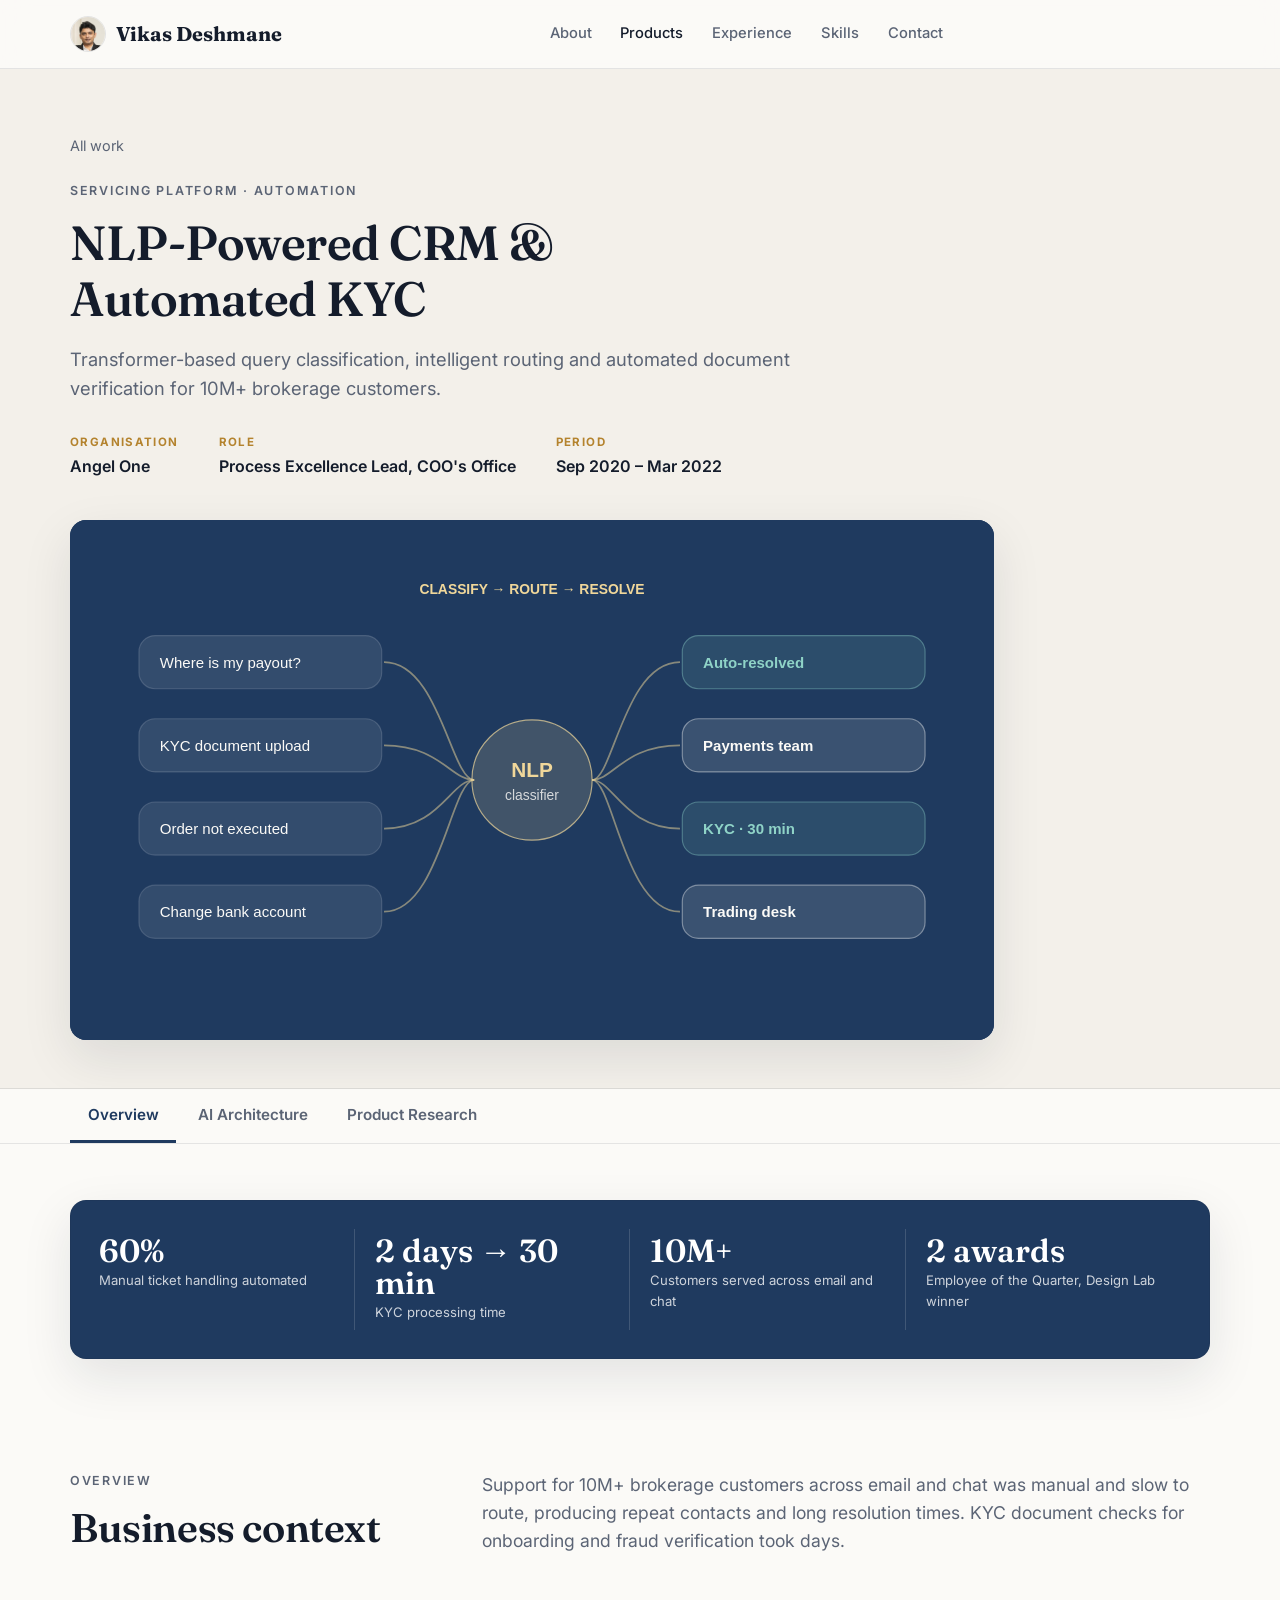
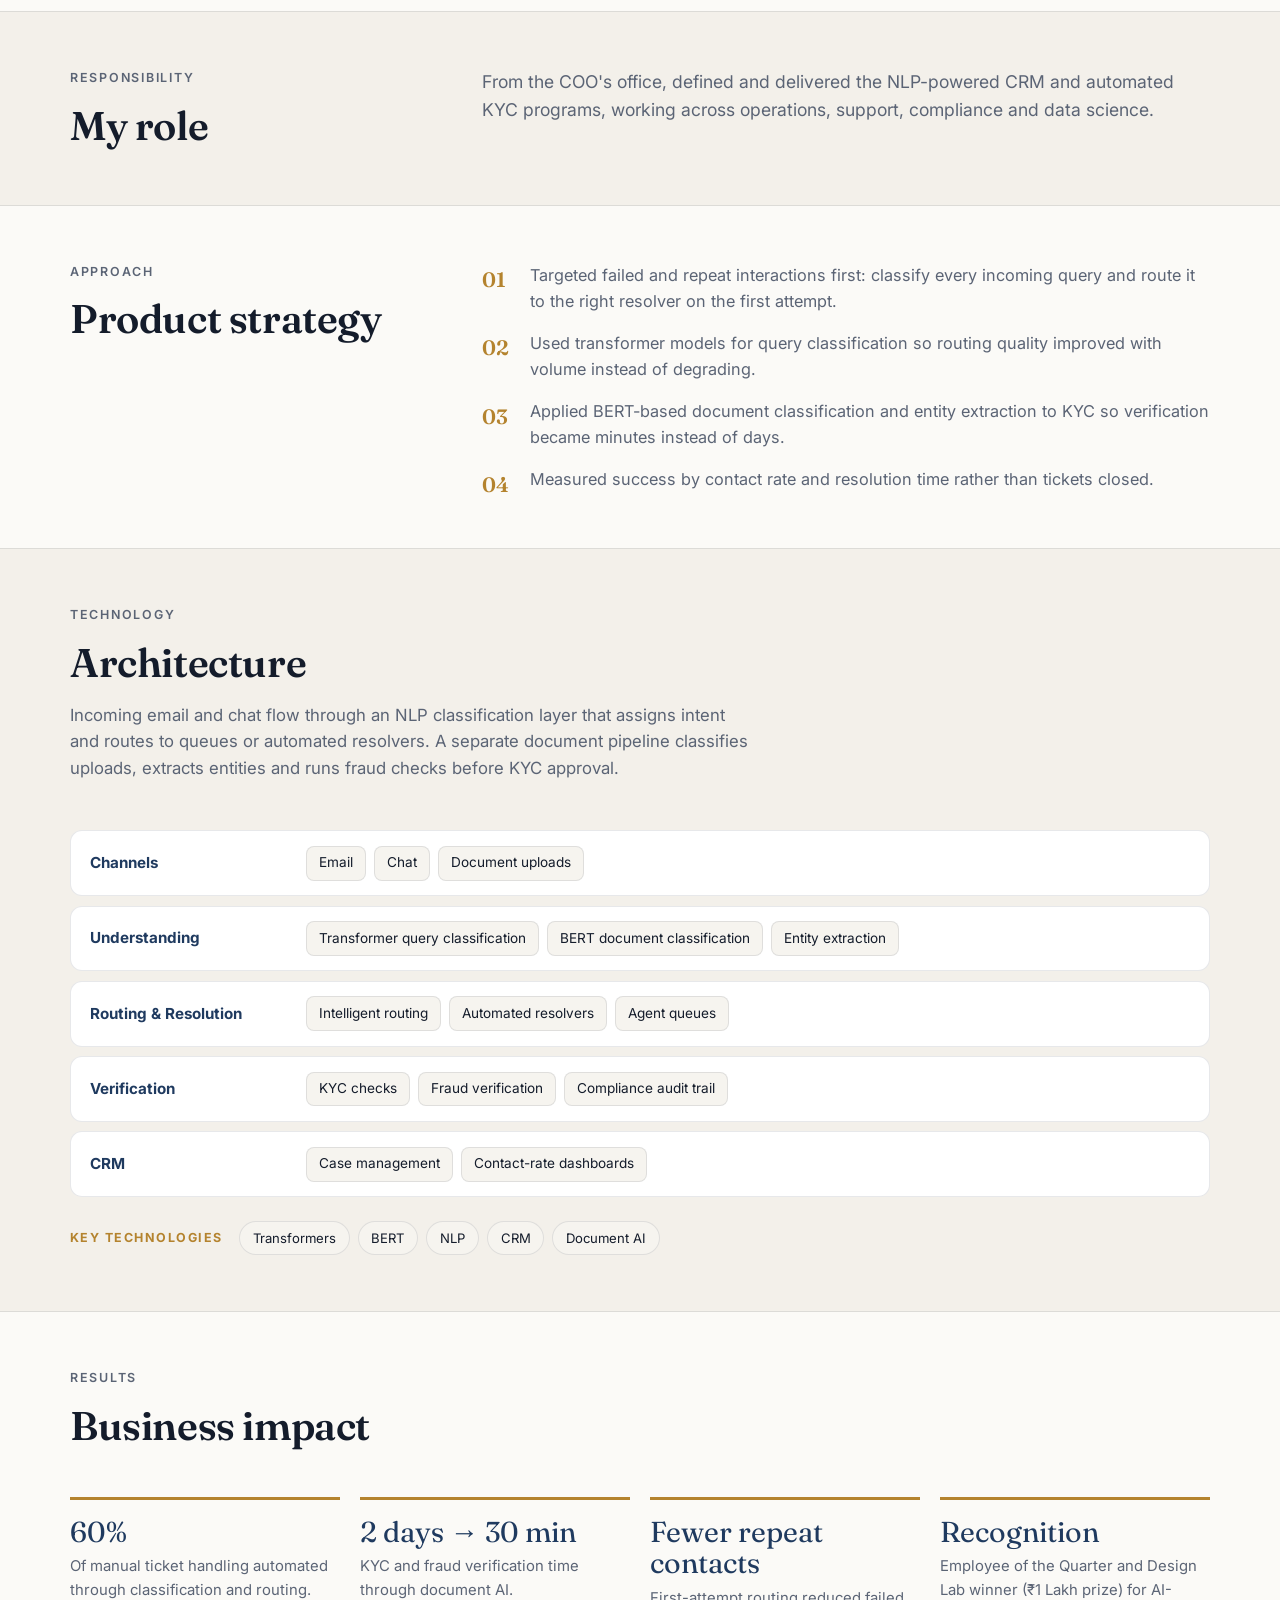
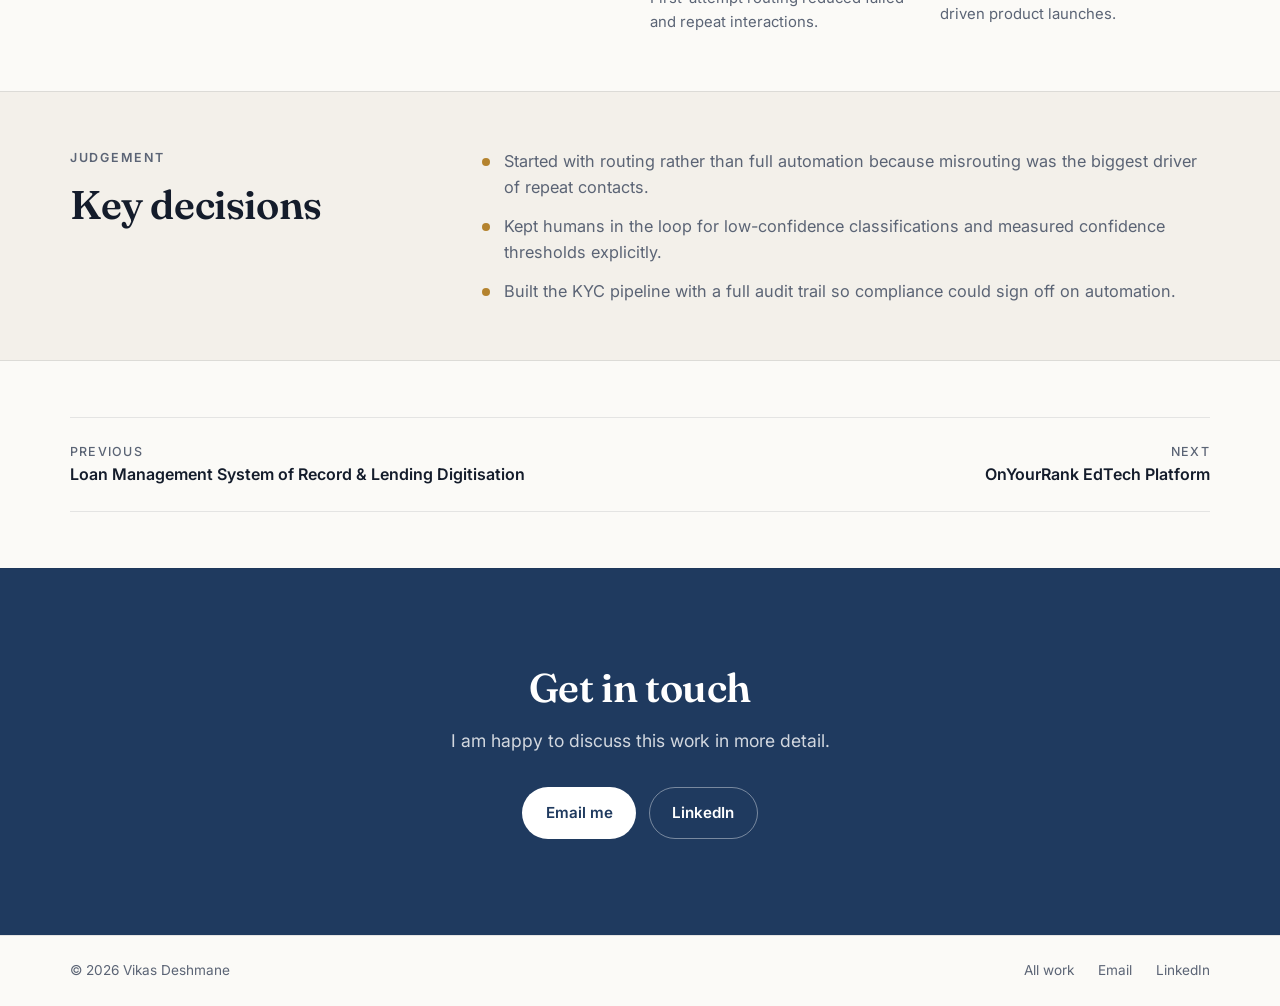
<file: products/angel-one-servicing-ai.html>
<!DOCTYPE html>
<html lang="en">
<head>
  <meta charset="UTF-8">
  <meta name="viewport" content="width=device-width, initial-scale=1.0">
  <title>NLP-Powered CRM &amp; Automated KYC · Vikas Deshmane</title>
  <meta name="description" content="Transformer-based query classification, intelligent routing and automated document verification for 10M+ brokerage customers.">
  <link rel="preconnect" href="https://fonts.googleapis.com">
  <link href="https://fonts.googleapis.com/css2?family=Inter:wght@400;500;600;700;800&family=Fraunces:opsz,wght@9..144,600;9..144,700&display=swap" rel="stylesheet">
  <link rel="icon" type="image/png" href="../assets/favicon.png">
  <link rel="apple-touch-icon" href="../assets/apple-touch-icon.png">
  <link rel="stylesheet" href="../styles.css?v=6">
</head>
<body>
  <header class="nav" id="top">
    <div class="container nav__inner">
      <a href="../index.html" class="nav__brand"><img src="../assets/avatar.jpg" alt="" class="nav__avatar">Vikas Deshmane</a>
      <nav class="nav__links" id="navLinks">
        <a href="../index.html#about">About</a>
        <a href="../index.html#products" class="active">Products</a>
        <a href="../index.html#experience">Experience</a>
        <a href="../index.html#skills">Skills</a>
        <a href="../index.html#contact">Contact</a>
      </nav>
      <div class="nav__actions">
        <button class="nav__toggle" id="navToggle" aria-label="Toggle menu" aria-expanded="false"><span></span><span></span><span></span></button>
      </div>
    </div>
  </header>

  <section class="phero">
    <div class="container">
      <a href="../index.html#products" class="back">All work</a>
      <p class="eyebrow">Servicing Platform · Automation</p>
      <h1 class="phero__title">NLP-Powered CRM &amp; Automated KYC</h1>
      <p class="phero__tagline">Transformer-based query classification, intelligent routing and automated document verification for 10M+ brokerage customers.</p>
      <dl class="phero__facts">
        <div><dt>Organisation</dt><dd>Angel One</dd></div>
        <div><dt>Role</dt><dd>Process Excellence Lead, COO&#x27;s Office</dd></div>
        <div><dt>Period</dt><dd>Sep 2020 – Mar 2022</dd></div>
      </dl>
      <figure class="phero__cover"><img src="../assets/products/angel-one-servicing-ai.svg" alt="NLP-Powered CRM &amp; Automated KYC illustration"></figure>
    </div>
  </section>

  <nav class="tabs" id="productTabs"><div class="container tabs__inner" role="tablist"><button class="tabs__btn" role="tab" data-tab="overview" aria-selected="true">Overview</button><button class="tabs__btn" role="tab" data-tab="architecture" aria-selected="false">AI Architecture</button><button class="tabs__btn" role="tab" data-tab="research" aria-selected="false">Product Research</button></div></nav>
<div class="tabpanel" id="tab-overview" role="tabpanel">
  <section class="section section--tight">
    <div class="container">
      <div class="hero__card"><div class="stat-grid stat-grid--4"><div class="stat"><span class="stat__num">60%</span><span class="stat__label">Manual ticket handling automated</span></div><div class="stat"><span class="stat__num">2 days → 30 min</span><span class="stat__label">KYC processing time</span></div><div class="stat"><span class="stat__num">10M+</span><span class="stat__label">Customers served across email and chat</span></div><div class="stat"><span class="stat__num">2 awards</span><span class="stat__label">Employee of the Quarter, Design Lab winner</span></div></div></div>
    </div>
  </section>

  <section class="section section--tight">
    <div class="container detail">
      <div class="detail__side"><p class="eyebrow">Overview</p><h2>Business context</h2></div>
      <div class="detail__main"><p class="lead-text">Support for 10M+ brokerage customers across email and chat was manual and slow to route, producing repeat contacts and long resolution times. KYC document checks for onboarding and fraud verification took days.</p></div>
    </div>
  </section>

  <section class="section section--tight section--alt">
    <div class="container detail">
      <div class="detail__side"><p class="eyebrow">Responsibility</p><h2>My role</h2></div>
      <div class="detail__main"><p class="lead-text">From the COO&#x27;s office, defined and delivered the NLP-powered CRM and automated KYC programs, working across operations, support, compliance and data science.</p></div>
    </div>
  </section>

  <section class="section section--tight">
    <div class="container detail">
      <div class="detail__side"><p class="eyebrow">Approach</p><h2>Product strategy</h2></div>
      <div class="detail__main"><ol class="numbered"><li>Targeted failed and repeat interactions first: classify every incoming query and route it to the right resolver on the first attempt.</li><li>Used transformer models for query classification so routing quality improved with volume instead of degrading.</li><li>Applied BERT-based document classification and entity extraction to KYC so verification became minutes instead of days.</li><li>Measured success by contact rate and resolution time rather than tickets closed.</li></ol></div>
    </div>
  </section>

  <section class="section section--tight section--alt">
    <div class="container">
      <div class="section__head"><p class="eyebrow">Technology</p><h2>Architecture</h2><p class="section__sub">Incoming email and chat flow through an NLP classification layer that assigns intent and routes to queues or automated resolvers. A separate document pipeline classifies uploads, extracts entities and runs fraud checks before KYC approval.</p></div>
      <div class="arch"><div class="arch__layer"><div class="arch__name">Channels</div><div class="arch__items"><span>Email</span><span>Chat</span><span>Document uploads</span></div></div><div class="arch__layer"><div class="arch__name">Understanding</div><div class="arch__items"><span>Transformer query classification</span><span>BERT document classification</span><span>Entity extraction</span></div></div><div class="arch__layer"><div class="arch__name">Routing &amp; Resolution</div><div class="arch__items"><span>Intelligent routing</span><span>Automated resolvers</span><span>Agent queues</span></div></div><div class="arch__layer"><div class="arch__name">Verification</div><div class="arch__items"><span>KYC checks</span><span>Fraud verification</span><span>Compliance audit trail</span></div></div><div class="arch__layer"><div class="arch__name">CRM</div><div class="arch__items"><span>Case management</span><span>Contact-rate dashboards</span></div></div></div>
      <div class="arch__stack"><span>Key technologies</span><ul class="chips"><li>Transformers</li><li>BERT</li><li>NLP</li><li>CRM</li><li>Document AI</li></ul></div>
    </div>
  </section>

  <section class="section section--tight">
    <div class="container">
      <div class="section__head"><p class="eyebrow">Results</p><h2>Business impact</h2></div>
      <div class="impacts"><div class="impact"><span class="impact__value">60%</span><p>Of manual ticket handling automated through classification and routing.</p></div><div class="impact"><span class="impact__value">2 days → 30 min</span><p>KYC and fraud verification time through document AI.</p></div><div class="impact"><span class="impact__value">Fewer repeat contacts</span><p>First-attempt routing reduced failed and repeat interactions.</p></div><div class="impact"><span class="impact__value">Recognition</span><p>Employee of the Quarter and Design Lab winner (₹1 Lakh prize) for AI-driven product launches.</p></div></div>
    </div>
  </section>

  <section class="section section--tight section--alt">
    <div class="container detail">
      <div class="detail__side"><p class="eyebrow">Judgement</p><h2>Key decisions</h2></div>
      <div class="detail__main"><ul class="bullets"><li>Started with routing rather than full automation because misrouting was the biggest driver of repeat contacts.</li><li>Kept humans in the loop for low-confidence classifications and measured confidence thresholds explicitly.</li><li>Built the KYC pipeline with a full audit trail so compliance could sign off on automation.</li></ul></div>
    </div>
  </section>

  </div>
  <div class="tabpanel" id="tab-architecture" role="tabpanel" hidden>
  <section class="section section--tight">
    <div class="container">
      <div class="section__head"><p class="eyebrow">AI architecture</p><h2>End-to-end architecture</h2><p class="section__sub">Two AI pipelines share one CRM: transformer models classify and route every email and chat, and a document AI pipeline verifies KYC uploads in minutes.</p></div>
      <div class="diagram"><svg xmlns="http://www.w3.org/2000/svg" viewBox="0 0 1136 446" role="img" aria-label="End-to-end architecture diagram"><defs><marker id="arr" viewBox="0 0 10 10" refX="8" refY="5" markerWidth="7" markerHeight="7" orient="auto"><path d="M0 0L10 5L0 10z" fill="#b4832e"/></marker></defs><rect x="20" y="10" width="184" height="306" rx="16" fill="#f3f0ea" stroke="#d9dde4"/><text font-family="Inter, Segoe UI, Arial, sans-serif" font-size="11" font-weight="700" fill="#b4832e" text-anchor="middle" dominant-baseline="middle"><tspan x="112.0" y="40.0">CHANNELS</tspan></text><rect x="32" y="93.0" width="160" height="48" rx="10" fill="#ffffff" stroke="#d9dde4"/><text font-family="Inter, Segoe UI, Arial, sans-serif" font-size="12.5" font-weight="600" fill="#141c2b" text-anchor="middle" dominant-baseline="middle"><tspan x="112.0" y="117.0">Email</tspan></text><rect x="32" y="151.0" width="160" height="48" rx="10" fill="#ffffff" stroke="#d9dde4"/><text font-family="Inter, Segoe UI, Arial, sans-serif" font-size="12.5" font-weight="600" fill="#141c2b" text-anchor="middle" dominant-baseline="middle"><tspan x="112.0" y="175.0">Chat</tspan></text><rect x="32" y="209.0" width="160" height="48" rx="10" fill="#ffffff" stroke="#d9dde4"/><text font-family="Inter, Segoe UI, Arial, sans-serif" font-size="12.5" font-weight="600" fill="#141c2b" text-anchor="middle" dominant-baseline="middle"><tspan x="112.0" y="233.0">KYC document uploads</tspan></text><line x1="208" y1="163.0" x2="244" y2="163.0" stroke="#b4832e" stroke-width="2.5" marker-end="url(#arr)"/><rect x="248" y="10" width="184" height="306" rx="16" fill="#f3f0ea" stroke="#d9dde4"/><text font-family="Inter, Segoe UI, Arial, sans-serif" font-size="11" font-weight="700" fill="#b4832e" text-anchor="middle" dominant-baseline="middle"><tspan x="340.0" y="40.0">INGESTION</tspan></text><rect x="260" y="93.0" width="160" height="48" rx="10" fill="#ffffff" stroke="#d9dde4"/><text font-family="Inter, Segoe UI, Arial, sans-serif" font-size="12.5" font-weight="600" fill="#141c2b" text-anchor="middle" dominant-baseline="middle"><tspan x="340.0" y="117.0">Message normalisation</tspan></text><rect x="260" y="151.0" width="160" height="48" rx="10" fill="#ffffff" stroke="#d9dde4"/><text font-family="Inter, Segoe UI, Arial, sans-serif" font-size="12.5" font-weight="600" fill="#141c2b" text-anchor="middle" dominant-baseline="middle"><tspan x="340.0" y="167.5">Document</tspan><tspan x="340.0" y="182.5">pre-processing</tspan></text><rect x="260" y="209.0" width="160" height="48" rx="10" fill="#ffffff" stroke="#d9dde4"/><text font-family="Inter, Segoe UI, Arial, sans-serif" font-size="12.5" font-weight="600" fill="#141c2b" text-anchor="middle" dominant-baseline="middle"><tspan x="340.0" y="225.5">Customer context</tspan><tspan x="340.0" y="240.5">lookup</tspan></text><line x1="436" y1="163.0" x2="472" y2="163.0" stroke="#b4832e" stroke-width="2.5" marker-end="url(#arr)"/><rect x="476" y="10" width="184" height="306" rx="16" fill="#1f3a5f" stroke="#1f3a5f"/><text font-family="Inter, Segoe UI, Arial, sans-serif" font-size="11" font-weight="700" fill="#f0d79a" text-anchor="middle" dominant-baseline="middle"><tspan x="568.0" y="40.0">AI MODELS</tspan></text><rect x="488" y="64.0" width="160" height="48" rx="10" fill="#2b4d7c" stroke="#4a6a95"/><text font-family="Inter, Segoe UI, Arial, sans-serif" font-size="12.5" font-weight="600" fill="#ffffff" text-anchor="middle" dominant-baseline="middle"><tspan x="568.0" y="80.5">Transformer query</tspan><tspan x="568.0" y="95.5">classifier</tspan></text><rect x="488" y="122.0" width="160" height="48" rx="10" fill="#2b4d7c" stroke="#4a6a95"/><text font-family="Inter, Segoe UI, Arial, sans-serif" font-size="12.5" font-weight="600" fill="#ffffff" text-anchor="middle" dominant-baseline="middle"><tspan x="568.0" y="138.5">BERT document</tspan><tspan x="568.0" y="153.5">classifier</tspan></text><rect x="488" y="180.0" width="160" height="48" rx="10" fill="#2b4d7c" stroke="#4a6a95"/><text font-family="Inter, Segoe UI, Arial, sans-serif" font-size="12.5" font-weight="600" fill="#ffffff" text-anchor="middle" dominant-baseline="middle"><tspan x="568.0" y="204.0">Entity extraction</tspan></text><rect x="488" y="238.0" width="160" height="48" rx="10" fill="#2b4d7c" stroke="#4a6a95"/><text font-family="Inter, Segoe UI, Arial, sans-serif" font-size="12.5" font-weight="600" fill="#ffffff" text-anchor="middle" dominant-baseline="middle"><tspan x="568.0" y="262.0">Confidence scoring</tspan></text><line x1="664" y1="163.0" x2="700" y2="163.0" stroke="#b4832e" stroke-width="2.5" marker-end="url(#arr)"/><rect x="704" y="10" width="184" height="306" rx="16" fill="#f3f0ea" stroke="#d9dde4"/><text font-family="Inter, Segoe UI, Arial, sans-serif" font-size="11" font-weight="700" fill="#b4832e" text-anchor="middle" dominant-baseline="middle"><tspan x="796.0" y="40.0">ROUTING AND RESOLUTION</tspan></text><rect x="716" y="64.0" width="160" height="48" rx="10" fill="#ffffff" stroke="#d9dde4"/><text font-family="Inter, Segoe UI, Arial, sans-serif" font-size="12.5" font-weight="600" fill="#141c2b" text-anchor="middle" dominant-baseline="middle"><tspan x="796.0" y="88.0">Intelligent routing</tspan></text><rect x="716" y="122.0" width="160" height="48" rx="10" fill="#ffffff" stroke="#d9dde4"/><text font-family="Inter, Segoe UI, Arial, sans-serif" font-size="12.5" font-weight="600" fill="#141c2b" text-anchor="middle" dominant-baseline="middle"><tspan x="796.0" y="146.0">Automated resolvers</tspan></text><rect x="716" y="180.0" width="160" height="48" rx="10" fill="#ffffff" stroke="#d9dde4"/><text font-family="Inter, Segoe UI, Arial, sans-serif" font-size="12.5" font-weight="600" fill="#141c2b" text-anchor="middle" dominant-baseline="middle"><tspan x="796.0" y="204.0">Agent queues</tspan></text><rect x="716" y="238.0" width="160" height="48" rx="10" fill="#ffffff" stroke="#d9dde4"/><text font-family="Inter, Segoe UI, Arial, sans-serif" font-size="12.5" font-weight="600" fill="#141c2b" text-anchor="middle" dominant-baseline="middle"><tspan x="796.0" y="254.5">Human review on low</tspan><tspan x="796.0" y="269.5">confidence</tspan></text><line x1="892" y1="163.0" x2="928" y2="163.0" stroke="#b4832e" stroke-width="2.5" marker-end="url(#arr)"/><rect x="932" y="10" width="184" height="306" rx="16" fill="#f3f0ea" stroke="#d9dde4"/><text font-family="Inter, Segoe UI, Arial, sans-serif" font-size="11" font-weight="700" fill="#b4832e" text-anchor="middle" dominant-baseline="middle"><tspan x="1024.0" y="40.0">OUTCOMES</tspan></text><rect x="944" y="93.0" width="160" height="48" rx="10" fill="#ffffff" stroke="#d9dde4"/><text font-family="Inter, Segoe UI, Arial, sans-serif" font-size="12.5" font-weight="600" fill="#141c2b" text-anchor="middle" dominant-baseline="middle"><tspan x="1024.0" y="117.0">CRM case management</tspan></text><rect x="944" y="151.0" width="160" height="48" rx="10" fill="#ffffff" stroke="#d9dde4"/><text font-family="Inter, Segoe UI, Arial, sans-serif" font-size="12.5" font-weight="600" fill="#141c2b" text-anchor="middle" dominant-baseline="middle"><tspan x="1024.0" y="167.5">KYC approval and fraud</tspan><tspan x="1024.0" y="182.5">checks</tspan></text><rect x="944" y="209.0" width="160" height="48" rx="10" fill="#ffffff" stroke="#d9dde4"/><text font-family="Inter, Segoe UI, Arial, sans-serif" font-size="12.5" font-weight="600" fill="#141c2b" text-anchor="middle" dominant-baseline="middle"><tspan x="1024.0" y="225.5">Contact-rate</tspan><tspan x="1024.0" y="240.5">dashboards</tspan></text><text font-family="Inter, Segoe UI, Arial, sans-serif" font-size="11" font-weight="700" fill="#b4832e" text-anchor="start" dominant-baseline="middle"><tspan x="20" y="332.0">CROSS-CUTTING CONTROLS</tspan></text><rect x="20.0" y="346" width="265.0" height="76" rx="12" fill="#ffffff" stroke="#d9dde4"/><rect x="20.0" y="346" width="5" height="76" rx="2" fill="#b4832e"/><text font-family="Inter, Segoe UI, Arial, sans-serif" font-size="13" font-weight="700" fill="#1f3a5f" text-anchor="start" dominant-baseline="middle"><tspan x="38.0" y="368.0">Human in the loop</tspan></text><text font-family="Inter, Segoe UI, Arial, sans-serif" font-size="11.5" font-weight="500" fill="#5b6475" text-anchor="start" dominant-baseline="middle"><tspan x="38.0" y="396.0">Low-confidence items go to people</tspan></text><rect x="297.0" y="346" width="265.0" height="76" rx="12" fill="#ffffff" stroke="#d9dde4"/><rect x="297.0" y="346" width="5" height="76" rx="2" fill="#b4832e"/><text font-family="Inter, Segoe UI, Arial, sans-serif" font-size="13" font-weight="700" fill="#1f3a5f" text-anchor="start" dominant-baseline="middle"><tspan x="315.0" y="368.0">Compliance</tspan></text><text font-family="Inter, Segoe UI, Arial, sans-serif" font-size="11.5" font-weight="500" fill="#5b6475" text-anchor="start" dominant-baseline="middle"><tspan x="315.0" y="396.0">Audit trail for every KYC decision</tspan></text><rect x="574.0" y="346" width="265.0" height="76" rx="12" fill="#ffffff" stroke="#d9dde4"/><rect x="574.0" y="346" width="5" height="76" rx="2" fill="#b4832e"/><text font-family="Inter, Segoe UI, Arial, sans-serif" font-size="13" font-weight="700" fill="#1f3a5f" text-anchor="start" dominant-baseline="middle"><tspan x="592.0" y="368.0">Quality</tspan></text><text font-family="Inter, Segoe UI, Arial, sans-serif" font-size="11.5" font-weight="500" fill="#5b6475" text-anchor="start" dominant-baseline="middle"><tspan x="592.0" y="388.5">Routing accuracy and repeat-contact</tspan><tspan x="592.0" y="403.5">tracking</tspan></text><rect x="851.0" y="346" width="265.0" height="76" rx="12" fill="#ffffff" stroke="#d9dde4"/><rect x="851.0" y="346" width="5" height="76" rx="2" fill="#b4832e"/><text font-family="Inter, Segoe UI, Arial, sans-serif" font-size="13" font-weight="700" fill="#1f3a5f" text-anchor="start" dominant-baseline="middle"><tspan x="869.0" y="368.0">Scale</tspan></text><text font-family="Inter, Segoe UI, Arial, sans-serif" font-size="11.5" font-weight="500" fill="#5b6475" text-anchor="start" dominant-baseline="middle"><tspan x="869.0" y="388.5">10M+ customers, 60% of tickets</tspan><tspan x="869.0" y="403.5">automated</tspan></text></svg></div>
      
    </div>
  </section>
  <section class="section section--tight section--alt">
    <div class="container detail">
      <div class="detail__side"><p class="eyebrow">Request lifecycle</p><h2>Request lifecycle</h2></div>
      <div class="detail__main"><ol class="numbered"><li>Receive: an email, chat message or KYC document arrives and is normalised.</li><li>Enrich: the customer&#x27;s account context is attached.</li><li>Classify: transformer models assign an intent; documents are classified and key fields extracted.</li><li>Score: a confidence score decides between automation and human review.</li><li>Route: the query goes to an automated resolver or the right team on the first attempt.</li><li>Verify: KYC fields are checked against fraud rules, cutting verification from 2 days to 30 minutes.</li><li>Measure: repeat-contact and routing-accuracy dashboards guide the next improvements.</li></ol></div>
    </div>
  </section>
  <section class="section section--tight">
    <div class="container">
      <div class="section__head"><p class="eyebrow">Component roster</p><h2>Components and guardrails</h2></div>
      <div class="table-wrap"><table class="agents">
        <thead><tr><th>Component</th><th>Responsibility</th><th>Guardrail</th></tr></thead>
        <tbody><tr><td><strong>Query classifier</strong></td><td>Assigns intent to every email and chat</td><td>Confidence threshold, fallback to agent</td></tr><tr><td><strong>Document classifier</strong></td><td>Identifies KYC document types</td><td>Rejects unreadable or mismatched files</td></tr><tr><td><strong>Entity extraction</strong></td><td>Pulls names, IDs and dates from documents</td><td>Cross-checks against account data</td></tr><tr><td><strong>Router</strong></td><td>Sends work to the right resolver or team</td><td>Ownership rules, SLA timers</td></tr><tr><td><strong>Automated resolvers</strong></td><td>Answer common requests end to end</td><td>Limited to approved intents</td></tr></tbody>
      </table></div>
    </div>
  </section>
</div>
<div class="tabpanel" id="tab-research" role="tabpanel" hidden>
  <section class="section section--tight">
    <div class="container">
      <div class="section__head"><p class="eyebrow">Discovery</p><h2>Product research</h2><p class="section__sub">Research analysed the ticket corpus and shadowed support agents to understand why customers contacted support more than once.</p></div>
      <div class="arch__stack"><span>Research methods</span><ul class="chips"><li>Ticket corpus analysis</li><li>Support agent shadowing</li><li>Customer journey mapping</li><li>KYC funnel analysis</li></ul></div>
    </div>
  </section>
  <section class="section section--tight section--alt">
    <div class="container">
      <div class="section__head"><p class="eyebrow">Users</p><h2>Personas</h2></div>
      <div class="personas">
        <article class="persona persona--end">
          <header><span class="persona__avatar">NI</span><div><h4>New investor</h4><span class="persona__type">End customer</span></div></header>
          <p class="persona__about">Opening a first trading account.</p>
          <div class="persona__cols">
            <div><h5>Goals</h5><ul><li>Start investing the same day</li></ul></div>
            <div><h5>Pain points</h5><ul><li>KYC verification taking days</li></ul></div>
          </div>
          <p class="persona__needs"><strong>Needs:</strong> Fast, automated document verification.</p>
        </article>
        <article class="persona persona--end">
          <header><span class="persona__avatar">AT</span><div><h4>Active trader</h4><span class="persona__type">End customer</span></div></header>
          <p class="persona__about">Trades frequently and depends on payouts and order execution.</p>
          <div class="persona__cols">
            <div><h5>Goals</h5><ul><li>Urgent issues fixed immediately</li></ul></div>
            <div><h5>Pain points</h5><ul><li>Tickets bounced between teams</li></ul></div>
          </div>
          <p class="persona__needs"><strong>Needs:</strong> Right team on the first attempt.</p>
        </article>
        <article class="persona">
          <header><span class="persona__avatar">SA</span><div><h4>Support agent</h4><span class="persona__type">Internal · operator</span></div></header>
          <p class="persona__about">Handles email and chat queries.</p>
          <div class="persona__cols">
            <div><h5>Goals</h5><ul><li>Resolve more, faster</li></ul></div>
            <div><h5>Pain points</h5><ul><li>Misrouted and repetitive tickets</li></ul></div>
          </div>
          <p class="persona__needs"><strong>Needs:</strong> Pre-classified tickets and automated answers for common asks.</p>
        </article>
        <article class="persona">
          <header><span class="persona__avatar">KR</span><div><h4>KYC reviewer</h4><span class="persona__type">Internal · compliance</span></div></header>
          <p class="persona__about">Verifies identity and fraud checks.</p>
          <div class="persona__cols">
            <div><h5>Goals</h5><ul><li>Accurate, auditable checks</li></ul></div>
            <div><h5>Pain points</h5><ul><li>Manual document review</li></ul></div>
          </div>
          <p class="persona__needs"><strong>Needs:</strong> Automation with a full audit trail.</p>
        </article>
      </div>
    </div>
  </section>
  <section class="section section--tight">
    <div class="container">
      <div class="section__head"><p class="eyebrow">Insights to decisions</p><h2>Insights and decisions</h2></div>
      <div class="insights"><div class="insight"><p class="insight__q">Repeat contacts were driven mostly by misrouting.</p><p class="insight__a"><span>Product decision</span>Classification and routing came before full automation.</p></div><div class="insight"><p class="insight__q">Slow KYC was the biggest barrier to activation.</p><p class="insight__a"><span>Product decision</span>Document AI cut verification from 2 days to 30 minutes.</p></div><div class="insight"><p class="insight__q">Agents distrusted low-confidence automation.</p><p class="insight__a"><span>Product decision</span>Human-in-the-loop below a confidence threshold.</p></div></div>
    </div>
  </section>
</div>

  <section class="section section--tight">
    <div class="container pager"><a href="dmi-loan-management.html" class="pager__link"><small>Previous</small>Loan Management System of Record &amp; Lending Digitisation</a><a href="onyourrank-edtech.html" class="pager__link pager__link--next"><small>Next</small>OnYourRank EdTech Platform</a></div>
  </section>

  <section class="section section--contact">
    <div class="container contact">
      <h2>Get in touch</h2>
      <p class="contact__lead">I am happy to discuss this work in more detail.</p>
      <div class="contact__links">
        <a class="btn btn--primary" href="mailto:vikasdeshmane.iiml@gmail.com">Email me</a>
        <a class="btn btn--ghost" href="https://www.linkedin.com/in/vikasdeshmane" target="_blank" rel="noopener">LinkedIn</a>
      </div>
    </div>
  </section>

  <footer class="footer">
    <div class="container footer__inner">
      <span>© <span id="year"></span> Vikas Deshmane</span>
      <nav class="footer__links">
        <a href="../index.html#products">All work</a>
        <a href="mailto:vikasdeshmane.iiml@gmail.com">Email</a>
        <a href="https://www.linkedin.com/in/vikasdeshmane" target="_blank" rel="noopener">LinkedIn</a>
      </nav>
    </div>
  </footer>
  <script src="../script.js?v=6"></script>
</body>
</html>
</file>
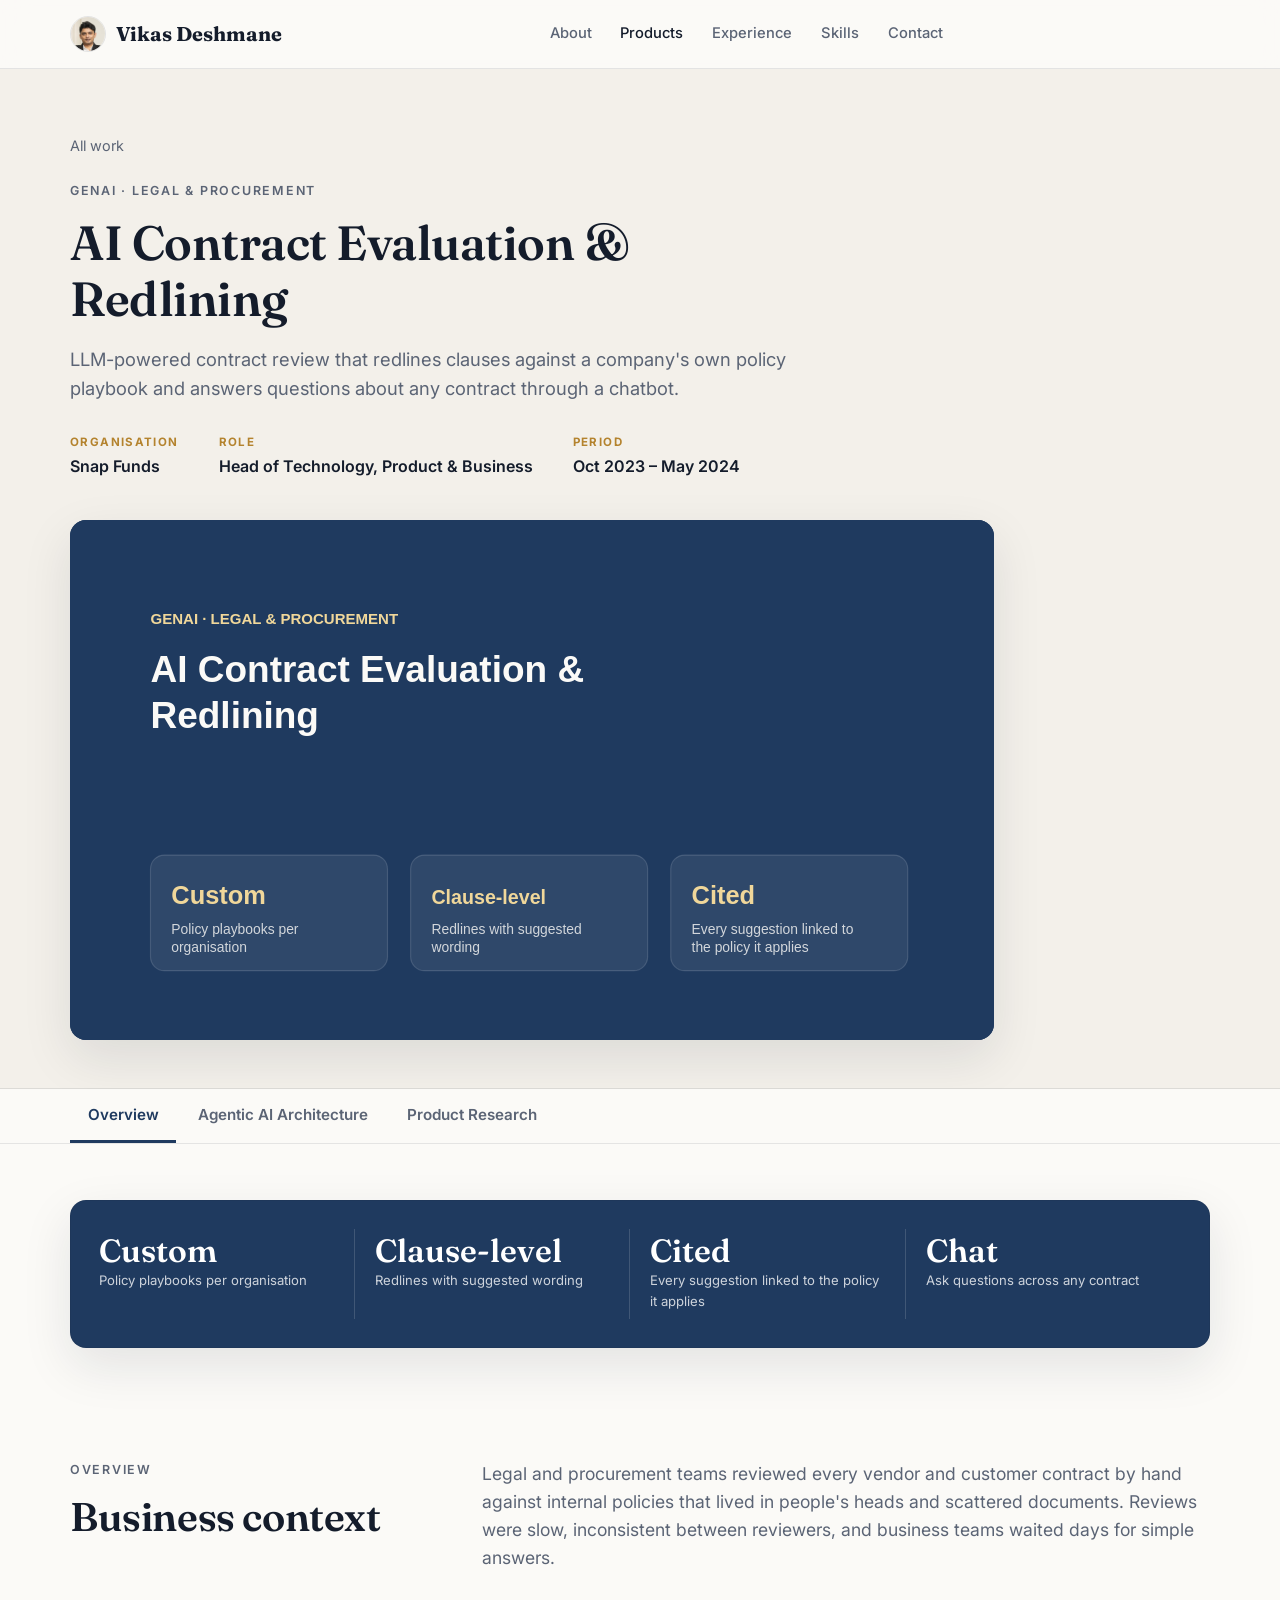
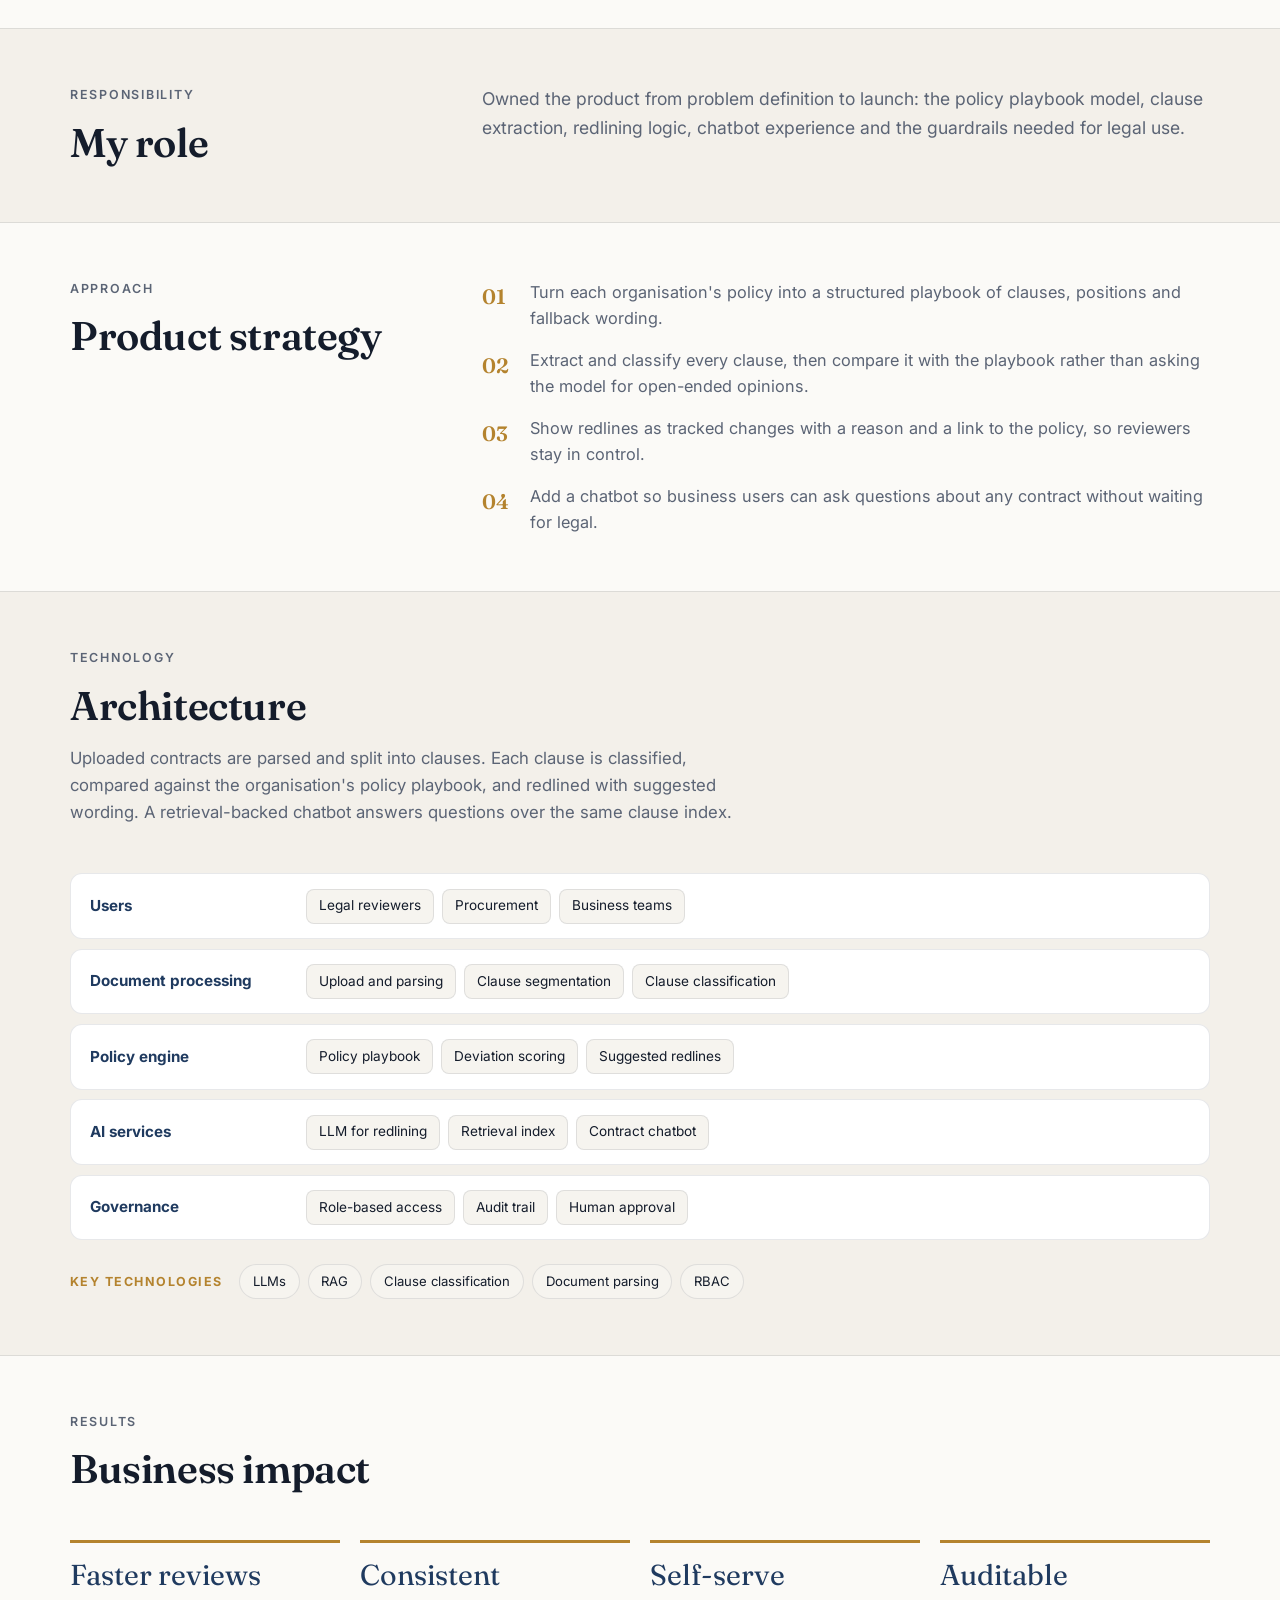
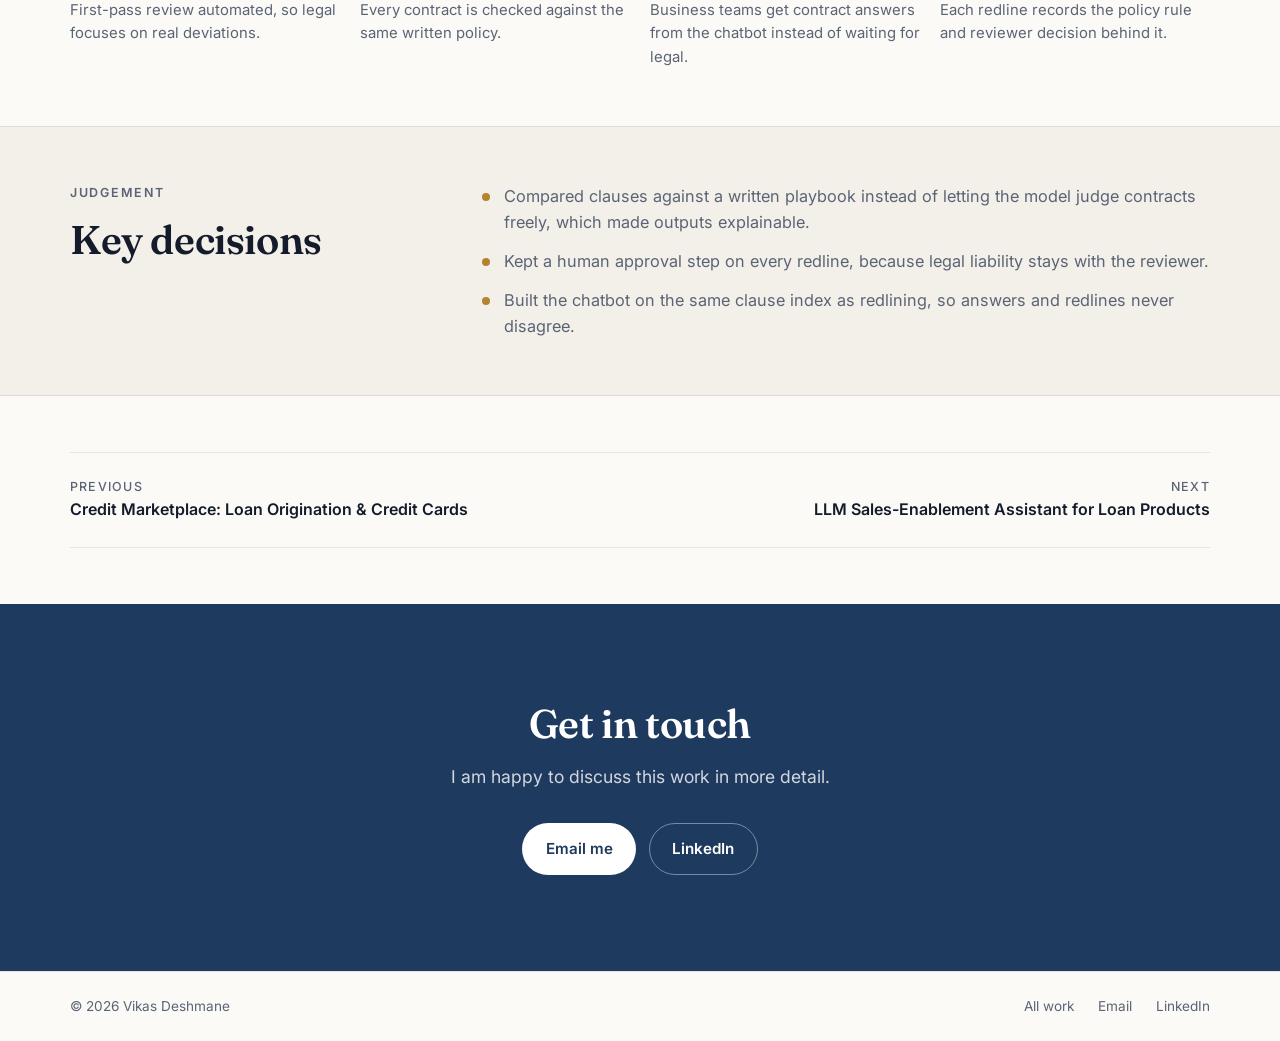
<file: products/contract-redlining.html>
<!DOCTYPE html>
<html lang="en">
<head>
  <meta charset="UTF-8">
  <meta name="viewport" content="width=device-width, initial-scale=1.0">
  <title>AI Contract Evaluation &amp; Redlining · Vikas Deshmane</title>
  <meta name="description" content="LLM-powered contract review that redlines clauses against a company&#x27;s own policy playbook and answers questions about any contract through a chatbot.">
  <link rel="preconnect" href="https://fonts.googleapis.com">
  <link href="https://fonts.googleapis.com/css2?family=Inter:wght@400;500;600;700;800&family=Fraunces:opsz,wght@9..144,600;9..144,700&display=swap" rel="stylesheet">
  <link rel="icon" type="image/png" href="../assets/favicon.png">
  <link rel="apple-touch-icon" href="../assets/apple-touch-icon.png">
  <link rel="stylesheet" href="../styles.css?v=6">
</head>
<body>
  <header class="nav" id="top">
    <div class="container nav__inner">
      <a href="../index.html" class="nav__brand"><img src="../assets/avatar.jpg" alt="" class="nav__avatar">Vikas Deshmane</a>
      <nav class="nav__links" id="navLinks">
        <a href="../index.html#about">About</a>
        <a href="../index.html#products" class="active">Products</a>
        <a href="../index.html#experience">Experience</a>
        <a href="../index.html#skills">Skills</a>
        <a href="../index.html#contact">Contact</a>
      </nav>
      <div class="nav__actions">
        <button class="nav__toggle" id="navToggle" aria-label="Toggle menu" aria-expanded="false"><span></span><span></span><span></span></button>
      </div>
    </div>
  </header>

  <section class="phero">
    <div class="container">
      <a href="../index.html#products" class="back">All work</a>
      <p class="eyebrow">GenAI · Legal &amp; Procurement</p>
      <h1 class="phero__title">AI Contract Evaluation &amp; Redlining</h1>
      <p class="phero__tagline">LLM-powered contract review that redlines clauses against a company&#x27;s own policy playbook and answers questions about any contract through a chatbot.</p>
      <dl class="phero__facts">
        <div><dt>Organisation</dt><dd>Snap Funds</dd></div>
        <div><dt>Role</dt><dd>Head of Technology, Product &amp; Business</dd></div>
        <div><dt>Period</dt><dd>Oct 2023 – May 2024</dd></div>
      </dl>
      <figure class="phero__cover"><img src="../assets/products/contract-redlining.svg" alt="AI Contract Evaluation &amp; Redlining illustration"></figure>
    </div>
  </section>

  <nav class="tabs" id="productTabs"><div class="container tabs__inner" role="tablist"><button class="tabs__btn" role="tab" data-tab="overview" aria-selected="true">Overview</button><button class="tabs__btn" role="tab" data-tab="architecture" aria-selected="false">Agentic AI Architecture</button><button class="tabs__btn" role="tab" data-tab="research" aria-selected="false">Product Research</button></div></nav>
<div class="tabpanel" id="tab-overview" role="tabpanel">
  <section class="section section--tight">
    <div class="container">
      <div class="hero__card"><div class="stat-grid stat-grid--4"><div class="stat"><span class="stat__num">Custom</span><span class="stat__label">Policy playbooks per organisation</span></div><div class="stat"><span class="stat__num">Clause-level</span><span class="stat__label">Redlines with suggested wording</span></div><div class="stat"><span class="stat__num">Cited</span><span class="stat__label">Every suggestion linked to the policy it applies</span></div><div class="stat"><span class="stat__num">Chat</span><span class="stat__label">Ask questions across any contract</span></div></div></div>
    </div>
  </section>

  <section class="section section--tight">
    <div class="container detail">
      <div class="detail__side"><p class="eyebrow">Overview</p><h2>Business context</h2></div>
      <div class="detail__main"><p class="lead-text">Legal and procurement teams reviewed every vendor and customer contract by hand against internal policies that lived in people&#x27;s heads and scattered documents. Reviews were slow, inconsistent between reviewers, and business teams waited days for simple answers.</p></div>
    </div>
  </section>

  <section class="section section--tight section--alt">
    <div class="container detail">
      <div class="detail__side"><p class="eyebrow">Responsibility</p><h2>My role</h2></div>
      <div class="detail__main"><p class="lead-text">Owned the product from problem definition to launch: the policy playbook model, clause extraction, redlining logic, chatbot experience and the guardrails needed for legal use.</p></div>
    </div>
  </section>

  <section class="section section--tight">
    <div class="container detail">
      <div class="detail__side"><p class="eyebrow">Approach</p><h2>Product strategy</h2></div>
      <div class="detail__main"><ol class="numbered"><li>Turn each organisation&#x27;s policy into a structured playbook of clauses, positions and fallback wording.</li><li>Extract and classify every clause, then compare it with the playbook rather than asking the model for open-ended opinions.</li><li>Show redlines as tracked changes with a reason and a link to the policy, so reviewers stay in control.</li><li>Add a chatbot so business users can ask questions about any contract without waiting for legal.</li></ol></div>
    </div>
  </section>

  <section class="section section--tight section--alt">
    <div class="container">
      <div class="section__head"><p class="eyebrow">Technology</p><h2>Architecture</h2><p class="section__sub">Uploaded contracts are parsed and split into clauses. Each clause is classified, compared against the organisation&#x27;s policy playbook, and redlined with suggested wording. A retrieval-backed chatbot answers questions over the same clause index.</p></div>
      <div class="arch"><div class="arch__layer"><div class="arch__name">Users</div><div class="arch__items"><span>Legal reviewers</span><span>Procurement</span><span>Business teams</span></div></div><div class="arch__layer"><div class="arch__name">Document processing</div><div class="arch__items"><span>Upload and parsing</span><span>Clause segmentation</span><span>Clause classification</span></div></div><div class="arch__layer"><div class="arch__name">Policy engine</div><div class="arch__items"><span>Policy playbook</span><span>Deviation scoring</span><span>Suggested redlines</span></div></div><div class="arch__layer"><div class="arch__name">AI services</div><div class="arch__items"><span>LLM for redlining</span><span>Retrieval index</span><span>Contract chatbot</span></div></div><div class="arch__layer"><div class="arch__name">Governance</div><div class="arch__items"><span>Role-based access</span><span>Audit trail</span><span>Human approval</span></div></div></div>
      <div class="arch__stack"><span>Key technologies</span><ul class="chips"><li>LLMs</li><li>RAG</li><li>Clause classification</li><li>Document parsing</li><li>RBAC</li></ul></div>
    </div>
  </section>

  <section class="section section--tight">
    <div class="container">
      <div class="section__head"><p class="eyebrow">Results</p><h2>Business impact</h2></div>
      <div class="impacts"><div class="impact"><span class="impact__value">Faster reviews</span><p>First-pass review automated, so legal focuses on real deviations.</p></div><div class="impact"><span class="impact__value">Consistent</span><p>Every contract is checked against the same written policy.</p></div><div class="impact"><span class="impact__value">Self-serve</span><p>Business teams get contract answers from the chatbot instead of waiting for legal.</p></div><div class="impact"><span class="impact__value">Auditable</span><p>Each redline records the policy rule and reviewer decision behind it.</p></div></div>
    </div>
  </section>

  <section class="section section--tight section--alt">
    <div class="container detail">
      <div class="detail__side"><p class="eyebrow">Judgement</p><h2>Key decisions</h2></div>
      <div class="detail__main"><ul class="bullets"><li>Compared clauses against a written playbook instead of letting the model judge contracts freely, which made outputs explainable.</li><li>Kept a human approval step on every redline, because legal liability stays with the reviewer.</li><li>Built the chatbot on the same clause index as redlining, so answers and redlines never disagree.</li></ul></div>
    </div>
  </section>

  </div>
  <div class="tabpanel" id="tab-architecture" role="tabpanel" hidden>
  <section class="section section--tight">
    <div class="container">
      <div class="section__head"><p class="eyebrow">Agentic AI architecture</p><h2>End-to-end architecture</h2><p class="section__sub">A pipeline of specialised agents parses the contract, compares every clause with the organisation&#x27;s own policy playbook, drafts redlines, and powers a chatbot over the same clause index. A human approves every change.</p></div>
      <div class="diagram"><svg xmlns="http://www.w3.org/2000/svg" viewBox="0 0 1136 504" role="img" aria-label="End-to-end architecture diagram"><defs><marker id="arr" viewBox="0 0 10 10" refX="8" refY="5" markerWidth="7" markerHeight="7" orient="auto"><path d="M0 0L10 5L0 10z" fill="#b4832e"/></marker></defs><rect x="20" y="10" width="184" height="364" rx="16" fill="#f3f0ea" stroke="#d9dde4"/><text font-family="Inter, Segoe UI, Arial, sans-serif" font-size="11" font-weight="700" fill="#b4832e" text-anchor="middle" dominant-baseline="middle"><tspan x="112.0" y="40.0">USERS</tspan></text><rect x="32" y="122.0" width="160" height="48" rx="10" fill="#ffffff" stroke="#d9dde4"/><text font-family="Inter, Segoe UI, Arial, sans-serif" font-size="12.5" font-weight="600" fill="#141c2b" text-anchor="middle" dominant-baseline="middle"><tspan x="112.0" y="146.0">Legal reviewers</tspan></text><rect x="32" y="180.0" width="160" height="48" rx="10" fill="#ffffff" stroke="#d9dde4"/><text font-family="Inter, Segoe UI, Arial, sans-serif" font-size="12.5" font-weight="600" fill="#141c2b" text-anchor="middle" dominant-baseline="middle"><tspan x="112.0" y="204.0">Procurement teams</tspan></text><rect x="32" y="238.0" width="160" height="48" rx="10" fill="#ffffff" stroke="#d9dde4"/><text font-family="Inter, Segoe UI, Arial, sans-serif" font-size="12.5" font-weight="600" fill="#141c2b" text-anchor="middle" dominant-baseline="middle"><tspan x="112.0" y="262.0">Business owners</tspan></text><line x1="208" y1="192.0" x2="244" y2="192.0" stroke="#b4832e" stroke-width="2.5" marker-end="url(#arr)"/><rect x="248" y="10" width="184" height="364" rx="16" fill="#f3f0ea" stroke="#d9dde4"/><text font-family="Inter, Segoe UI, Arial, sans-serif" font-size="11" font-weight="700" fill="#b4832e" text-anchor="middle" dominant-baseline="middle"><tspan x="340.0" y="40.0">INGESTION</tspan></text><rect x="260" y="122.0" width="160" height="48" rx="10" fill="#ffffff" stroke="#d9dde4"/><text font-family="Inter, Segoe UI, Arial, sans-serif" font-size="12.5" font-weight="600" fill="#141c2b" text-anchor="middle" dominant-baseline="middle"><tspan x="340.0" y="146.0">Upload and OCR</tspan></text><rect x="260" y="180.0" width="160" height="48" rx="10" fill="#ffffff" stroke="#d9dde4"/><text font-family="Inter, Segoe UI, Arial, sans-serif" font-size="12.5" font-weight="600" fill="#141c2b" text-anchor="middle" dominant-baseline="middle"><tspan x="340.0" y="204.0">Clause segmentation</tspan></text><rect x="260" y="238.0" width="160" height="48" rx="10" fill="#ffffff" stroke="#d9dde4"/><text font-family="Inter, Segoe UI, Arial, sans-serif" font-size="12.5" font-weight="600" fill="#141c2b" text-anchor="middle" dominant-baseline="middle"><tspan x="340.0" y="262.0">Metadata extraction</tspan></text><line x1="436" y1="192.0" x2="472" y2="192.0" stroke="#b4832e" stroke-width="2.5" marker-end="url(#arr)"/><rect x="476" y="10" width="184" height="364" rx="16" fill="#1f3a5f" stroke="#1f3a5f"/><text font-family="Inter, Segoe UI, Arial, sans-serif" font-size="11" font-weight="700" fill="#f0d79a" text-anchor="middle" dominant-baseline="middle"><tspan x="568.0" y="40.0">AGENT PIPELINE</tspan></text><rect x="488" y="64.0" width="160" height="48" rx="10" fill="#2b4d7c" stroke="#4a6a95"/><text font-family="Inter, Segoe UI, Arial, sans-serif" font-size="12.5" font-weight="600" fill="#ffffff" text-anchor="middle" dominant-baseline="middle"><tspan x="568.0" y="80.5">Clause classifier</tspan><tspan x="568.0" y="95.5">agent</tspan></text><rect x="488" y="122.0" width="160" height="48" rx="10" fill="#2b4d7c" stroke="#4a6a95"/><text font-family="Inter, Segoe UI, Arial, sans-serif" font-size="12.5" font-weight="600" fill="#ffffff" text-anchor="middle" dominant-baseline="middle"><tspan x="568.0" y="138.5">Policy comparison</tspan><tspan x="568.0" y="153.5">agent</tspan></text><rect x="488" y="180.0" width="160" height="48" rx="10" fill="#2b4d7c" stroke="#4a6a95"/><text font-family="Inter, Segoe UI, Arial, sans-serif" font-size="12.5" font-weight="600" fill="#ffffff" text-anchor="middle" dominant-baseline="middle"><tspan x="568.0" y="204.0">Redline drafting agent</tspan></text><rect x="488" y="238.0" width="160" height="48" rx="10" fill="#2b4d7c" stroke="#4a6a95"/><text font-family="Inter, Segoe UI, Arial, sans-serif" font-size="12.5" font-weight="600" fill="#ffffff" text-anchor="middle" dominant-baseline="middle"><tspan x="568.0" y="262.0">Risk summary agent</tspan></text><rect x="488" y="296.0" width="160" height="48" rx="10" fill="#2b4d7c" stroke="#4a6a95"/><text font-family="Inter, Segoe UI, Arial, sans-serif" font-size="12.5" font-weight="600" fill="#ffffff" text-anchor="middle" dominant-baseline="middle"><tspan x="568.0" y="320.0">Contract Q&amp;A agent</tspan></text><line x1="664" y1="192.0" x2="700" y2="192.0" stroke="#b4832e" stroke-width="2.5" marker-end="url(#arr)"/><rect x="704" y="10" width="184" height="364" rx="16" fill="#f3f0ea" stroke="#d9dde4"/><text font-family="Inter, Segoe UI, Arial, sans-serif" font-size="11" font-weight="700" fill="#b4832e" text-anchor="middle" dominant-baseline="middle"><tspan x="796.0" y="40.0">KNOWLEDGE</tspan></text><rect x="716" y="93.0" width="160" height="48" rx="10" fill="#ffffff" stroke="#d9dde4"/><text font-family="Inter, Segoe UI, Arial, sans-serif" font-size="12.5" font-weight="600" fill="#141c2b" text-anchor="middle" dominant-baseline="middle"><tspan x="796.0" y="117.0">Policy playbook</tspan></text><rect x="716" y="151.0" width="160" height="48" rx="10" fill="#ffffff" stroke="#d9dde4"/><text font-family="Inter, Segoe UI, Arial, sans-serif" font-size="12.5" font-weight="600" fill="#141c2b" text-anchor="middle" dominant-baseline="middle"><tspan x="796.0" y="167.5">Fallback clause</tspan><tspan x="796.0" y="182.5">library</tspan></text><rect x="716" y="209.0" width="160" height="48" rx="10" fill="#ffffff" stroke="#d9dde4"/><text font-family="Inter, Segoe UI, Arial, sans-serif" font-size="12.5" font-weight="600" fill="#141c2b" text-anchor="middle" dominant-baseline="middle"><tspan x="796.0" y="233.0">Clause vector index</tspan></text><rect x="716" y="267.0" width="160" height="48" rx="10" fill="#ffffff" stroke="#d9dde4"/><text font-family="Inter, Segoe UI, Arial, sans-serif" font-size="12.5" font-weight="600" fill="#141c2b" text-anchor="middle" dominant-baseline="middle"><tspan x="796.0" y="291.0">LLM</tspan></text><line x1="892" y1="192.0" x2="928" y2="192.0" stroke="#b4832e" stroke-width="2.5" marker-end="url(#arr)"/><rect x="932" y="10" width="184" height="364" rx="16" fill="#f3f0ea" stroke="#d9dde4"/><text font-family="Inter, Segoe UI, Arial, sans-serif" font-size="11" font-weight="700" fill="#b4832e" text-anchor="middle" dominant-baseline="middle"><tspan x="1024.0" y="40.0">OUTPUTS</tspan></text><rect x="944" y="93.0" width="160" height="48" rx="10" fill="#ffffff" stroke="#d9dde4"/><text font-family="Inter, Segoe UI, Arial, sans-serif" font-size="12.5" font-weight="600" fill="#141c2b" text-anchor="middle" dominant-baseline="middle"><tspan x="1024.0" y="109.5">Tracked-change</tspan><tspan x="1024.0" y="124.5">document</tspan></text><rect x="944" y="151.0" width="160" height="48" rx="10" fill="#ffffff" stroke="#d9dde4"/><text font-family="Inter, Segoe UI, Arial, sans-serif" font-size="12.5" font-weight="600" fill="#141c2b" text-anchor="middle" dominant-baseline="middle"><tspan x="1024.0" y="175.0">Risk summary</tspan></text><rect x="944" y="209.0" width="160" height="48" rx="10" fill="#ffffff" stroke="#d9dde4"/><text font-family="Inter, Segoe UI, Arial, sans-serif" font-size="12.5" font-weight="600" fill="#141c2b" text-anchor="middle" dominant-baseline="middle"><tspan x="1024.0" y="225.5">Chat answers with</tspan><tspan x="1024.0" y="240.5">citations</tspan></text><rect x="944" y="267.0" width="160" height="48" rx="10" fill="#ffffff" stroke="#d9dde4"/><text font-family="Inter, Segoe UI, Arial, sans-serif" font-size="12.5" font-weight="600" fill="#141c2b" text-anchor="middle" dominant-baseline="middle"><tspan x="1024.0" y="291.0">Approval workflow</tspan></text><text font-family="Inter, Segoe UI, Arial, sans-serif" font-size="11" font-weight="700" fill="#b4832e" text-anchor="start" dominant-baseline="middle"><tspan x="20" y="390.0">CROSS-CUTTING CONTROLS</tspan></text><rect x="20.0" y="404" width="265.0" height="76" rx="12" fill="#ffffff" stroke="#d9dde4"/><rect x="20.0" y="404" width="5" height="76" rx="2" fill="#b4832e"/><text font-family="Inter, Segoe UI, Arial, sans-serif" font-size="13" font-weight="700" fill="#1f3a5f" text-anchor="start" dominant-baseline="middle"><tspan x="38.0" y="426.0">Human approval</tspan></text><text font-family="Inter, Segoe UI, Arial, sans-serif" font-size="11.5" font-weight="500" fill="#5b6475" text-anchor="start" dominant-baseline="middle"><tspan x="38.0" y="446.5">Every redline accepted or rejected by</tspan><tspan x="38.0" y="461.5">a reviewer</tspan></text><rect x="297.0" y="404" width="265.0" height="76" rx="12" fill="#ffffff" stroke="#d9dde4"/><rect x="297.0" y="404" width="5" height="76" rx="2" fill="#b4832e"/><text font-family="Inter, Segoe UI, Arial, sans-serif" font-size="13" font-weight="700" fill="#1f3a5f" text-anchor="start" dominant-baseline="middle"><tspan x="315.0" y="426.0">Explainability</tspan></text><text font-family="Inter, Segoe UI, Arial, sans-serif" font-size="11.5" font-weight="500" fill="#5b6475" text-anchor="start" dominant-baseline="middle"><tspan x="315.0" y="446.5">Each change cites the policy rule</tspan><tspan x="315.0" y="461.5">behind it</tspan></text><rect x="574.0" y="404" width="265.0" height="76" rx="12" fill="#ffffff" stroke="#d9dde4"/><rect x="574.0" y="404" width="5" height="76" rx="2" fill="#b4832e"/><text font-family="Inter, Segoe UI, Arial, sans-serif" font-size="13" font-weight="700" fill="#1f3a5f" text-anchor="start" dominant-baseline="middle"><tspan x="592.0" y="426.0">Access control</tspan></text><text font-family="Inter, Segoe UI, Arial, sans-serif" font-size="11.5" font-weight="500" fill="#5b6475" text-anchor="start" dominant-baseline="middle"><tspan x="592.0" y="446.5">Role-based access to contracts and</tspan><tspan x="592.0" y="461.5">playbooks</tspan></text><rect x="851.0" y="404" width="265.0" height="76" rx="12" fill="#ffffff" stroke="#d9dde4"/><rect x="851.0" y="404" width="5" height="76" rx="2" fill="#b4832e"/><text font-family="Inter, Segoe UI, Arial, sans-serif" font-size="13" font-weight="700" fill="#1f3a5f" text-anchor="start" dominant-baseline="middle"><tspan x="869.0" y="426.0">Audit</tspan></text><text font-family="Inter, Segoe UI, Arial, sans-serif" font-size="11.5" font-weight="500" fill="#5b6475" text-anchor="start" dominant-baseline="middle"><tspan x="869.0" y="446.5">Full history of suggestions and</tspan><tspan x="869.0" y="461.5">decisions</tspan></text></svg></div>
      
    </div>
  </section>
  <section class="section section--tight section--alt">
    <div class="container detail">
      <div class="detail__side"><p class="eyebrow">Request lifecycle</p><h2>Request lifecycle</h2></div>
      <div class="detail__main"><ol class="numbered"><li>Upload: a reviewer uploads a contract; it is parsed and split into clauses.</li><li>Classify: the classifier agent labels each clause type, such as liability, termination or payment terms.</li><li>Compare: the policy agent checks each clause against the organisation&#x27;s playbook position.</li><li>Redline: the drafting agent proposes replacement wording from the fallback library with a short reason.</li><li>Summarise: the risk agent lists the highest-risk deviations for the reviewer.</li><li>Approve: the reviewer accepts, edits or rejects each change and exports a tracked-change document.</li><li>Ask: business users ask the chatbot questions; answers cite the exact clause.</li></ol></div>
    </div>
  </section>
  <section class="section section--tight">
    <div class="container">
      <div class="section__head"><p class="eyebrow">Agent roster</p><h2>Components and guardrails</h2></div>
      <div class="table-wrap"><table class="agents">
        <thead><tr><th>Agent</th><th>Responsibility</th><th>Guardrail</th></tr></thead>
        <tbody><tr><td><strong>Clause classifier</strong></td><td>Labels every clause by type</td><td>Fixed clause taxonomy</td></tr><tr><td><strong>Policy comparison</strong></td><td>Finds deviations from the playbook</td><td>Compares only against written policy</td></tr><tr><td><strong>Redline drafting</strong></td><td>Proposes compliant replacement wording</td><td>Uses approved fallback clauses first</td></tr><tr><td><strong>Risk summary</strong></td><td>Ranks deviations by business risk</td><td>Severity rules set by legal</td></tr><tr><td><strong>Contract Q&amp;A</strong></td><td>Answers questions about a contract</td><td>Answers only with a cited clause</td></tr></tbody>
      </table></div>
    </div>
  </section>
</div>
<div class="tabpanel" id="tab-research" role="tabpanel" hidden>
  <section class="section section--tight">
    <div class="container">
      <div class="section__head"><p class="eyebrow">Discovery</p><h2>Product research</h2><p class="section__sub">Research shadowed legal and procurement reviewers and collected the questions business teams sent to legal.</p></div>
      <div class="arch__stack"><span>Research methods</span><ul class="chips"><li>Reviewer shadowing</li><li>Analysis of past redlines</li><li>Legal team interviews</li><li>Business-team request log review</li></ul></div>
    </div>
  </section>
  <section class="section section--tight section--alt">
    <div class="container">
      <div class="section__head"><p class="eyebrow">Users</p><h2>Personas</h2></div>
      <div class="personas">
        <article class="persona">
          <header><span class="persona__avatar">IC</span><div><h4>In-house counsel</h4><span class="persona__type">Internal · end user</span></div></header>
          <p class="persona__about">Reviews vendor and customer contracts.</p>
          <div class="persona__cols">
            <div><h5>Goals</h5><ul><li>Consistent positions</li><li>Less time on routine clauses</li></ul></div>
            <div><h5>Pain points</h5><ul><li>Repeating the same edits</li><li>Policy not written down</li></ul></div>
          </div>
          <p class="persona__needs"><strong>Needs:</strong> First-pass redlines tied to written policy.</p>
        </article>
        <article class="persona">
          <header><span class="persona__avatar">PM</span><div><h4>Procurement manager</h4><span class="persona__type">Internal · end user</span></div></header>
          <p class="persona__about">Negotiates vendor agreements.</p>
          <div class="persona__cols">
            <div><h5>Goals</h5><ul><li>Close deals faster</li></ul></div>
            <div><h5>Pain points</h5><ul><li>Waiting days for legal review</li></ul></div>
          </div>
          <p class="persona__needs"><strong>Needs:</strong> Quick view of which clauses need negotiation.</p>
        </article>
        <article class="persona">
          <header><span class="persona__avatar">BO</span><div><h4>Business owner</h4><span class="persona__type">Internal · requester</span></div></header>
          <p class="persona__about">Owns the commercial relationship.</p>
          <div class="persona__cols">
            <div><h5>Goals</h5><ul><li>Simple answers about terms</li></ul></div>
            <div><h5>Pain points</h5><ul><li>Legal language</li><li>No visibility of status</li></ul></div>
          </div>
          <p class="persona__needs"><strong>Needs:</strong> A chatbot that explains terms in plain language.</p>
        </article>
        <article class="persona">
          <header><span class="persona__avatar">GC</span><div><h4>General counsel</h4><span class="persona__type">Internal · policy owner</span></div></header>
          <p class="persona__about">Sets the organisation&#x27;s contract policy.</p>
          <div class="persona__cols">
            <div><h5>Goals</h5><ul><li>Policy applied everywhere</li></ul></div>
            <div><h5>Pain points</h5><ul><li>Inconsistent reviews</li></ul></div>
          </div>
          <p class="persona__needs"><strong>Needs:</strong> A playbook that every review follows.</p>
        </article>
      </div>
    </div>
  </section>
  <section class="section section--tight">
    <div class="container">
      <div class="section__head"><p class="eyebrow">Insights to decisions</p><h2>Insights and decisions</h2></div>
      <div class="insights"><div class="insight"><p class="insight__q">Most edits were the same few positions repeated across contracts.</p><p class="insight__a"><span>Product decision</span>Encode them as a playbook with fallback wording.</p></div><div class="insight"><p class="insight__q">Lawyers rejected suggestions they could not trace to policy.</p><p class="insight__a"><span>Product decision</span>Every redline cites the policy rule behind it.</p></div><div class="insight"><p class="insight__q">Many legal requests were simple questions, not reviews.</p><p class="insight__a"><span>Product decision</span>A contract chatbot for self-serve answers.</p></div></div>
    </div>
  </section>
</div>

  <section class="section section--tight">
    <div class="container pager"><a href="credit-marketplace.html" class="pager__link"><small>Previous</small>Credit Marketplace: Loan Origination &amp; Credit Cards</a><a href="loan-sales-assistant.html" class="pager__link pager__link--next"><small>Next</small>LLM Sales-Enablement Assistant for Loan Products</a></div>
  </section>

  <section class="section section--contact">
    <div class="container contact">
      <h2>Get in touch</h2>
      <p class="contact__lead">I am happy to discuss this work in more detail.</p>
      <div class="contact__links">
        <a class="btn btn--primary" href="mailto:vikasdeshmane.iiml@gmail.com">Email me</a>
        <a class="btn btn--ghost" href="https://www.linkedin.com/in/vikasdeshmane" target="_blank" rel="noopener">LinkedIn</a>
      </div>
    </div>
  </section>

  <footer class="footer">
    <div class="container footer__inner">
      <span>© <span id="year"></span> Vikas Deshmane</span>
      <nav class="footer__links">
        <a href="../index.html#products">All work</a>
        <a href="mailto:vikasdeshmane.iiml@gmail.com">Email</a>
        <a href="https://www.linkedin.com/in/vikasdeshmane" target="_blank" rel="noopener">LinkedIn</a>
      </nav>
    </div>
  </footer>
  <script src="../script.js?v=6"></script>
</body>
</html>
</file>
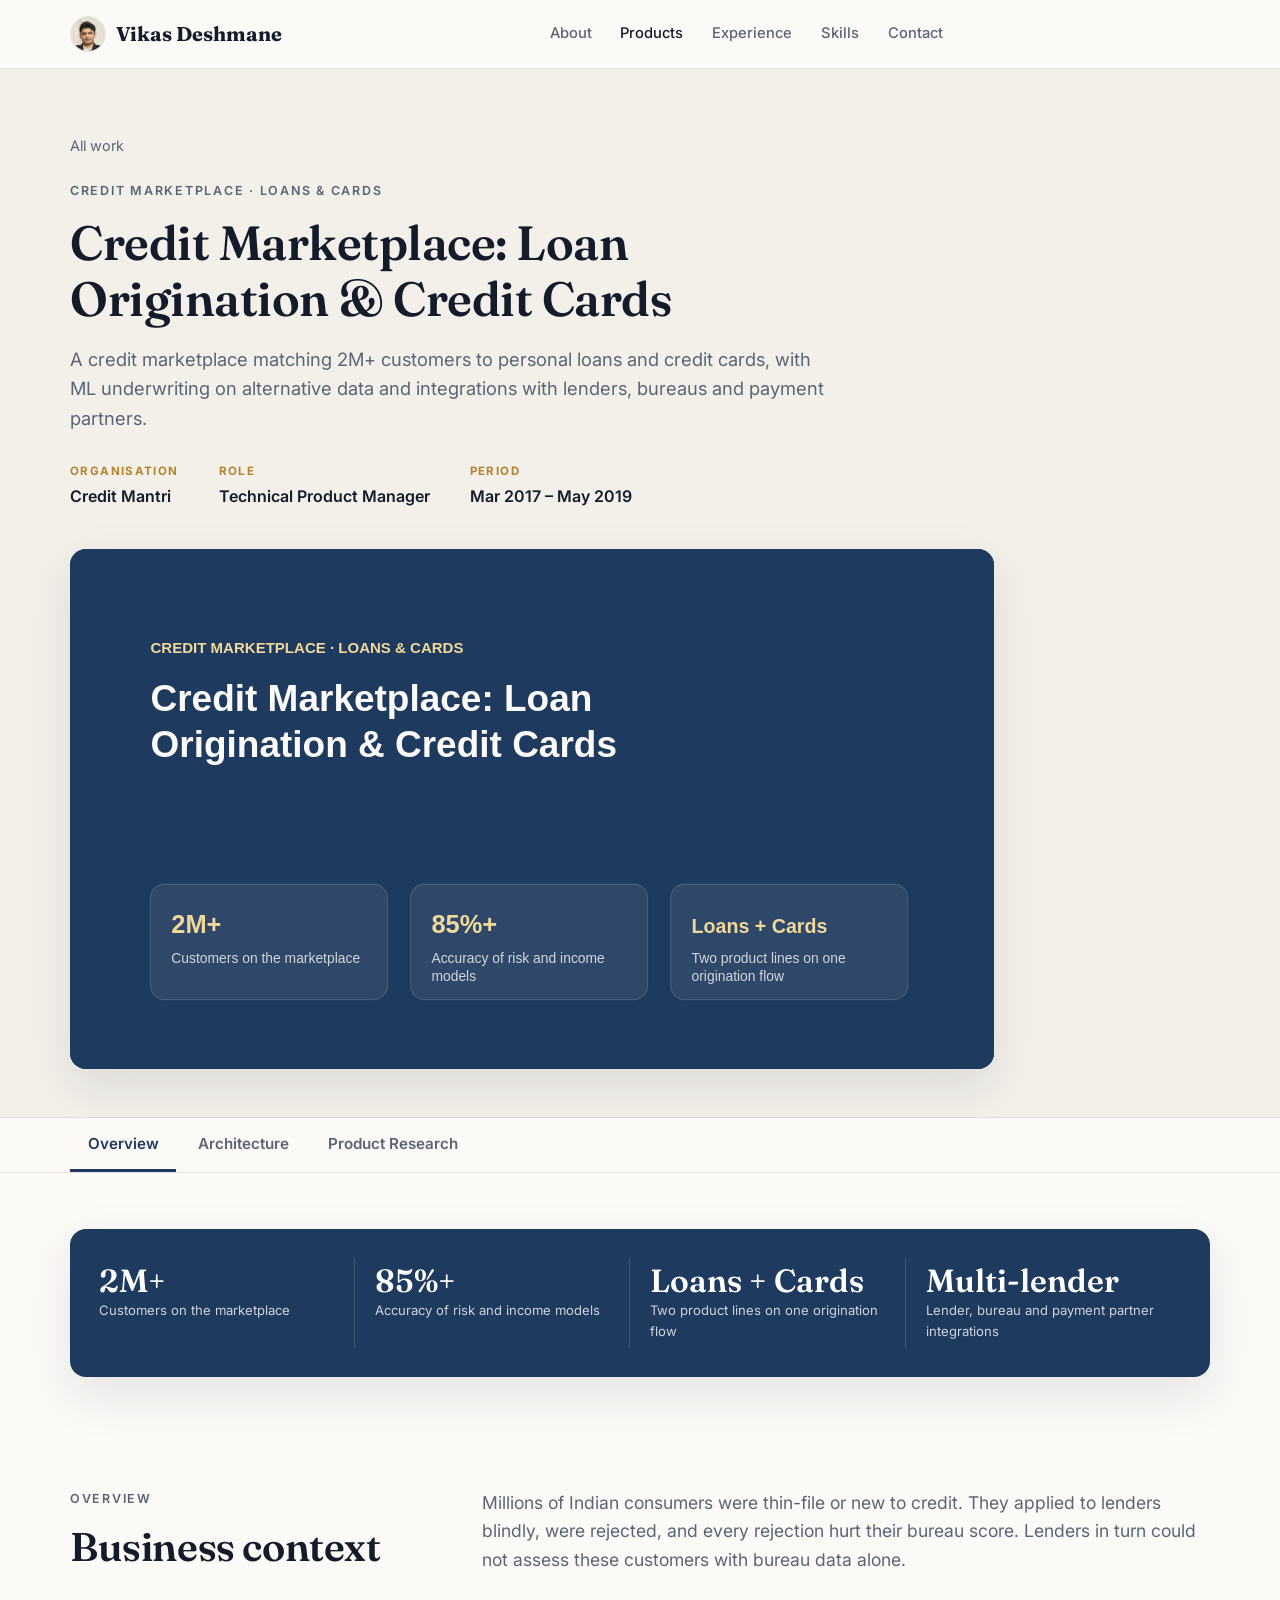
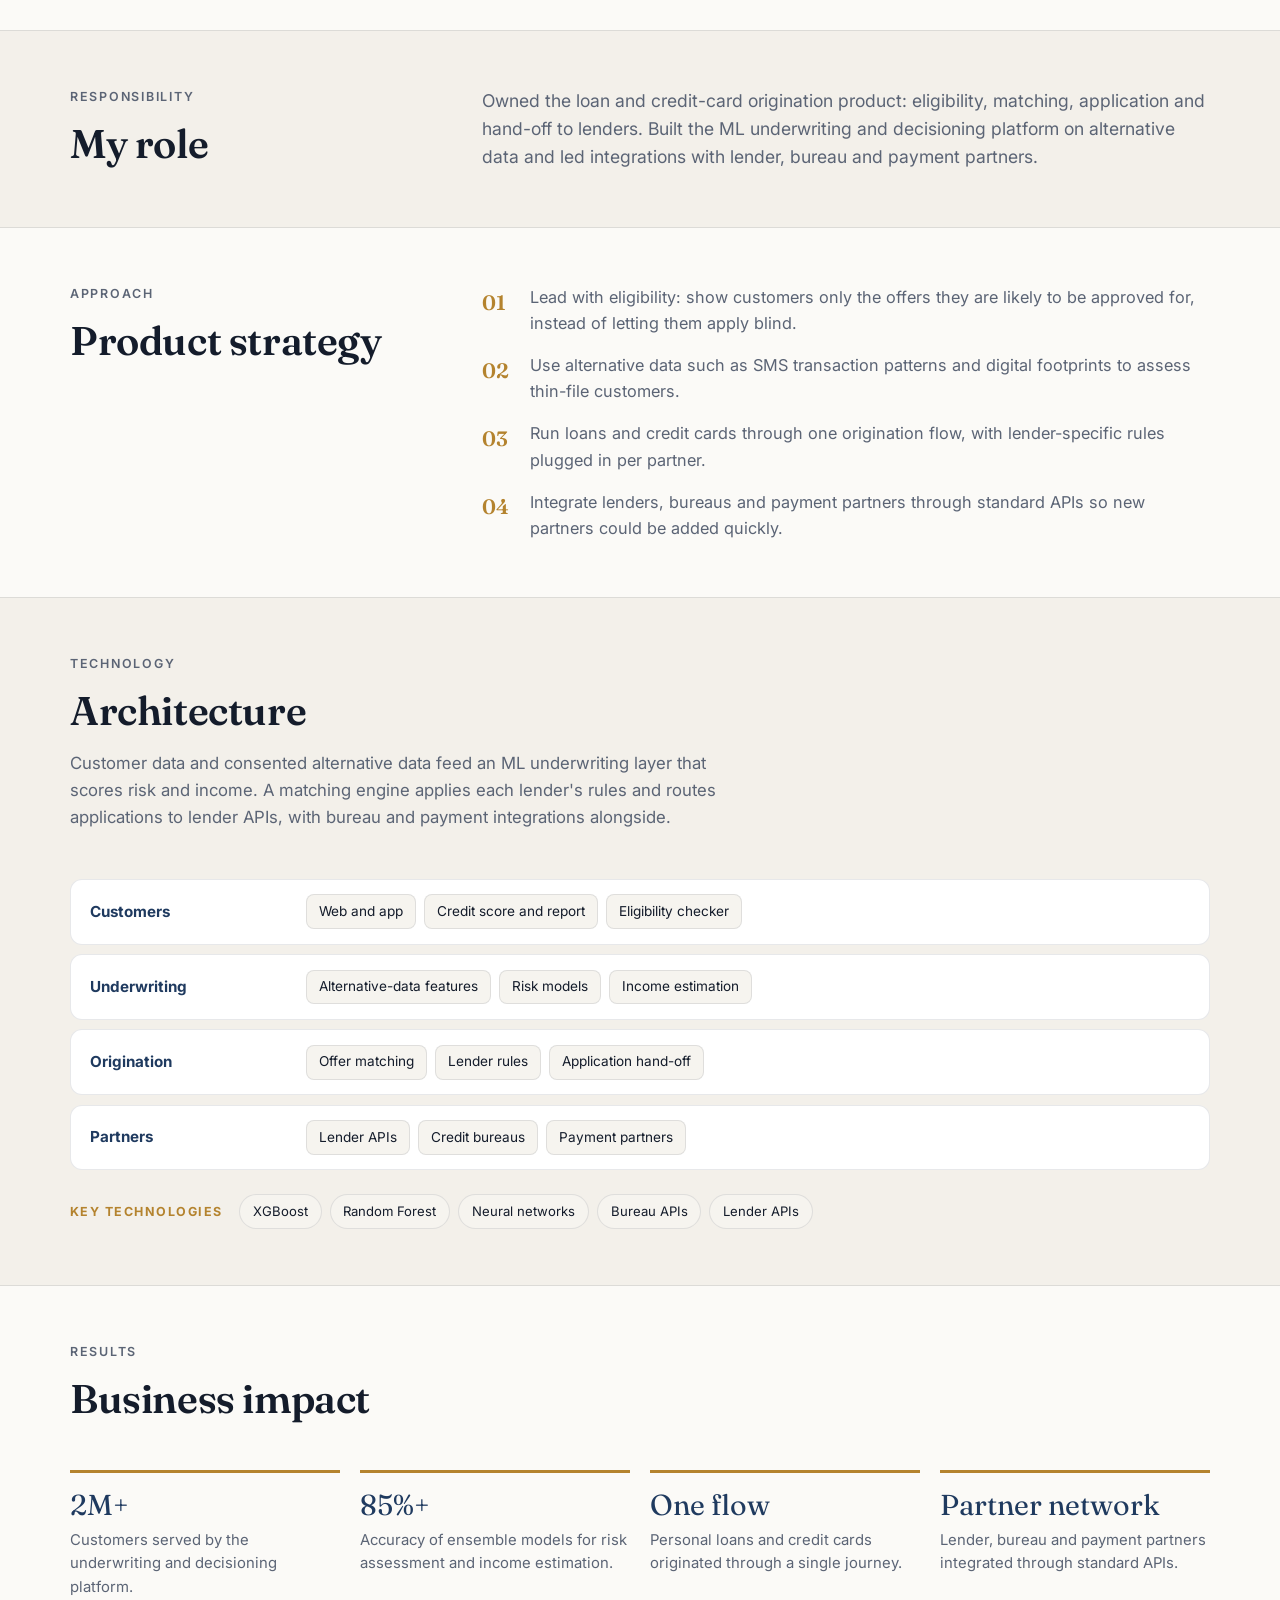
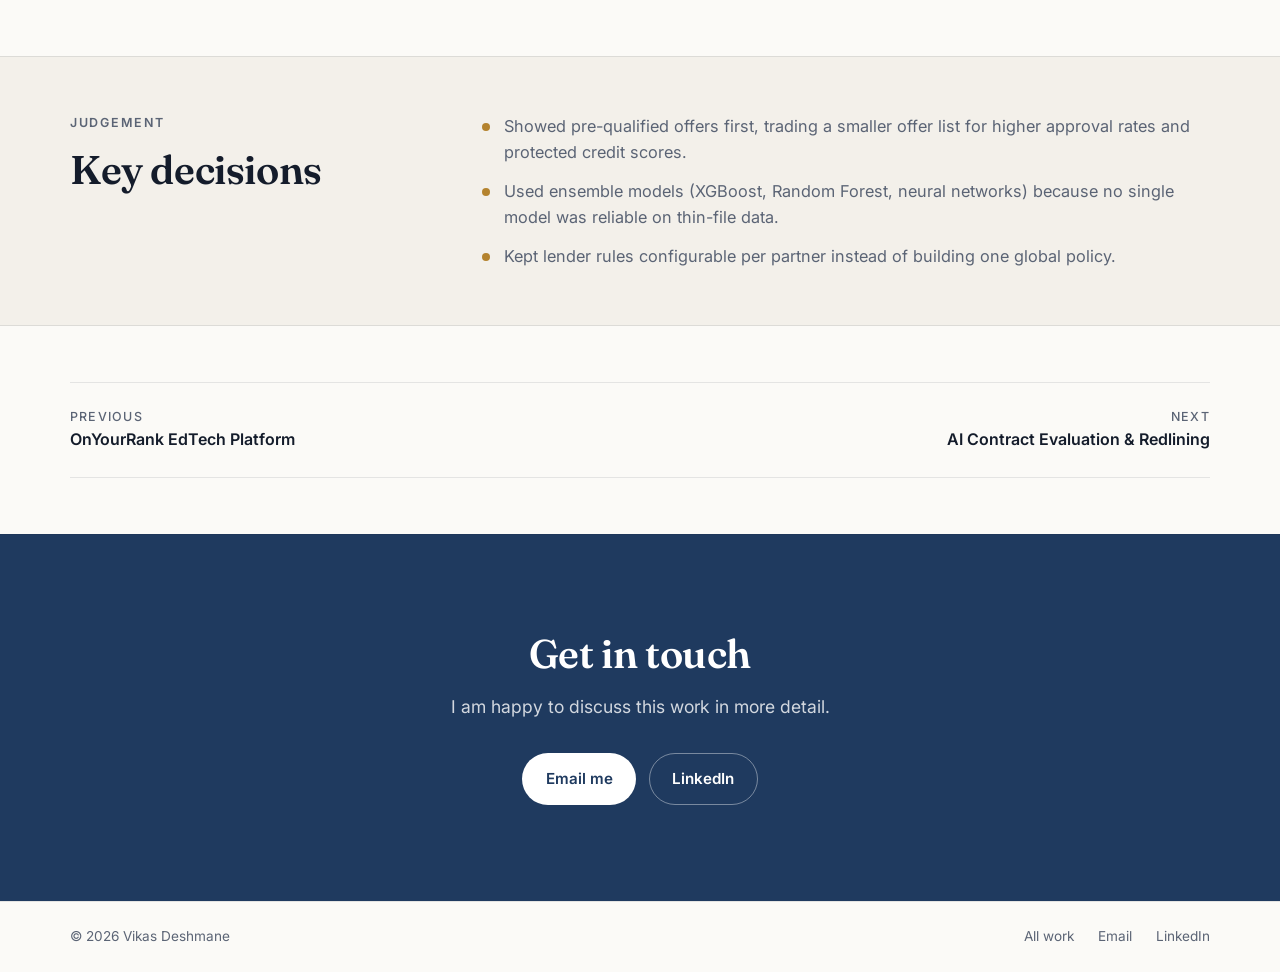
<file: products/credit-marketplace.html>
<!DOCTYPE html>
<html lang="en">
<head>
  <meta charset="UTF-8">
  <meta name="viewport" content="width=device-width, initial-scale=1.0">
  <title>Credit Marketplace: Loan Origination &amp; Credit Cards · Vikas Deshmane</title>
  <meta name="description" content="A credit marketplace matching 2M+ customers to personal loans and credit cards, with ML underwriting on alternative data and integrations with lenders, bureaus and payment partners.">
  <link rel="preconnect" href="https://fonts.googleapis.com">
  <link href="https://fonts.googleapis.com/css2?family=Inter:wght@400;500;600;700;800&family=Fraunces:opsz,wght@9..144,600;9..144,700&display=swap" rel="stylesheet">
  <link rel="icon" type="image/png" href="../assets/favicon.png">
  <link rel="apple-touch-icon" href="../assets/apple-touch-icon.png">
  <link rel="stylesheet" href="../styles.css?v=6">
</head>
<body>
  <header class="nav" id="top">
    <div class="container nav__inner">
      <a href="../index.html" class="nav__brand"><img src="../assets/avatar.jpg" alt="" class="nav__avatar">Vikas Deshmane</a>
      <nav class="nav__links" id="navLinks">
        <a href="../index.html#about">About</a>
        <a href="../index.html#products" class="active">Products</a>
        <a href="../index.html#experience">Experience</a>
        <a href="../index.html#skills">Skills</a>
        <a href="../index.html#contact">Contact</a>
      </nav>
      <div class="nav__actions">
        <button class="nav__toggle" id="navToggle" aria-label="Toggle menu" aria-expanded="false"><span></span><span></span><span></span></button>
      </div>
    </div>
  </header>

  <section class="phero">
    <div class="container">
      <a href="../index.html#products" class="back">All work</a>
      <p class="eyebrow">Credit Marketplace · Loans &amp; Cards</p>
      <h1 class="phero__title">Credit Marketplace: Loan Origination &amp; Credit Cards</h1>
      <p class="phero__tagline">A credit marketplace matching 2M+ customers to personal loans and credit cards, with ML underwriting on alternative data and integrations with lenders, bureaus and payment partners.</p>
      <dl class="phero__facts">
        <div><dt>Organisation</dt><dd>Credit Mantri</dd></div>
        <div><dt>Role</dt><dd>Technical Product Manager</dd></div>
        <div><dt>Period</dt><dd>Mar 2017 – May 2019</dd></div>
      </dl>
      <figure class="phero__cover"><img src="../assets/products/credit-marketplace.svg" alt="Credit Marketplace: Loan Origination &amp; Credit Cards illustration"></figure>
    </div>
  </section>

  <nav class="tabs" id="productTabs"><div class="container tabs__inner" role="tablist"><button class="tabs__btn" role="tab" data-tab="overview" aria-selected="true">Overview</button><button class="tabs__btn" role="tab" data-tab="architecture" aria-selected="false">Architecture</button><button class="tabs__btn" role="tab" data-tab="research" aria-selected="false">Product Research</button></div></nav>
<div class="tabpanel" id="tab-overview" role="tabpanel">
  <section class="section section--tight">
    <div class="container">
      <div class="hero__card"><div class="stat-grid stat-grid--4"><div class="stat"><span class="stat__num">2M+</span><span class="stat__label">Customers on the marketplace</span></div><div class="stat"><span class="stat__num">85%+</span><span class="stat__label">Accuracy of risk and income models</span></div><div class="stat"><span class="stat__num">Loans + Cards</span><span class="stat__label">Two product lines on one origination flow</span></div><div class="stat"><span class="stat__num">Multi-lender</span><span class="stat__label">Lender, bureau and payment partner integrations</span></div></div></div>
    </div>
  </section>

  <section class="section section--tight">
    <div class="container detail">
      <div class="detail__side"><p class="eyebrow">Overview</p><h2>Business context</h2></div>
      <div class="detail__main"><p class="lead-text">Millions of Indian consumers were thin-file or new to credit. They applied to lenders blindly, were rejected, and every rejection hurt their bureau score. Lenders in turn could not assess these customers with bureau data alone.</p></div>
    </div>
  </section>

  <section class="section section--tight section--alt">
    <div class="container detail">
      <div class="detail__side"><p class="eyebrow">Responsibility</p><h2>My role</h2></div>
      <div class="detail__main"><p class="lead-text">Owned the loan and credit-card origination product: eligibility, matching, application and hand-off to lenders. Built the ML underwriting and decisioning platform on alternative data and led integrations with lender, bureau and payment partners.</p></div>
    </div>
  </section>

  <section class="section section--tight">
    <div class="container detail">
      <div class="detail__side"><p class="eyebrow">Approach</p><h2>Product strategy</h2></div>
      <div class="detail__main"><ol class="numbered"><li>Lead with eligibility: show customers only the offers they are likely to be approved for, instead of letting them apply blind.</li><li>Use alternative data such as SMS transaction patterns and digital footprints to assess thin-file customers.</li><li>Run loans and credit cards through one origination flow, with lender-specific rules plugged in per partner.</li><li>Integrate lenders, bureaus and payment partners through standard APIs so new partners could be added quickly.</li></ol></div>
    </div>
  </section>

  <section class="section section--tight section--alt">
    <div class="container">
      <div class="section__head"><p class="eyebrow">Technology</p><h2>Architecture</h2><p class="section__sub">Customer data and consented alternative data feed an ML underwriting layer that scores risk and income. A matching engine applies each lender&#x27;s rules and routes applications to lender APIs, with bureau and payment integrations alongside.</p></div>
      <div class="arch"><div class="arch__layer"><div class="arch__name">Customers</div><div class="arch__items"><span>Web and app</span><span>Credit score and report</span><span>Eligibility checker</span></div></div><div class="arch__layer"><div class="arch__name">Underwriting</div><div class="arch__items"><span>Alternative-data features</span><span>Risk models</span><span>Income estimation</span></div></div><div class="arch__layer"><div class="arch__name">Origination</div><div class="arch__items"><span>Offer matching</span><span>Lender rules</span><span>Application hand-off</span></div></div><div class="arch__layer"><div class="arch__name">Partners</div><div class="arch__items"><span>Lender APIs</span><span>Credit bureaus</span><span>Payment partners</span></div></div></div>
      <div class="arch__stack"><span>Key technologies</span><ul class="chips"><li>XGBoost</li><li>Random Forest</li><li>Neural networks</li><li>Bureau APIs</li><li>Lender APIs</li></ul></div>
    </div>
  </section>

  <section class="section section--tight">
    <div class="container">
      <div class="section__head"><p class="eyebrow">Results</p><h2>Business impact</h2></div>
      <div class="impacts"><div class="impact"><span class="impact__value">2M+</span><p>Customers served by the underwriting and decisioning platform.</p></div><div class="impact"><span class="impact__value">85%+</span><p>Accuracy of ensemble models for risk assessment and income estimation.</p></div><div class="impact"><span class="impact__value">One flow</span><p>Personal loans and credit cards originated through a single journey.</p></div><div class="impact"><span class="impact__value">Partner network</span><p>Lender, bureau and payment partners integrated through standard APIs.</p></div></div>
    </div>
  </section>

  <section class="section section--tight section--alt">
    <div class="container detail">
      <div class="detail__side"><p class="eyebrow">Judgement</p><h2>Key decisions</h2></div>
      <div class="detail__main"><ul class="bullets"><li>Showed pre-qualified offers first, trading a smaller offer list for higher approval rates and protected credit scores.</li><li>Used ensemble models (XGBoost, Random Forest, neural networks) because no single model was reliable on thin-file data.</li><li>Kept lender rules configurable per partner instead of building one global policy.</li></ul></div>
    </div>
  </section>

  </div>
  <div class="tabpanel" id="tab-architecture" role="tabpanel" hidden>
  <section class="section section--tight">
    <div class="container">
      <div class="section__head"><p class="eyebrow">System architecture</p><h2>End-to-end architecture</h2><p class="section__sub">Customer and alternative data feed ML underwriting, a matching engine applies each lender&#x27;s rules, and applications flow to lenders through standard APIs.</p></div>
      <div class="diagram"><svg xmlns="http://www.w3.org/2000/svg" viewBox="0 0 1136 446" role="img" aria-label="End-to-end architecture diagram"><defs><marker id="arr" viewBox="0 0 10 10" refX="8" refY="5" markerWidth="7" markerHeight="7" orient="auto"><path d="M0 0L10 5L0 10z" fill="#b4832e"/></marker></defs><rect x="20" y="10" width="184" height="306" rx="16" fill="#f3f0ea" stroke="#d9dde4"/><text font-family="Inter, Segoe UI, Arial, sans-serif" font-size="11" font-weight="700" fill="#b4832e" text-anchor="middle" dominant-baseline="middle"><tspan x="112.0" y="40.0">CUSTOMERS</tspan></text><rect x="32" y="93.0" width="160" height="48" rx="10" fill="#ffffff" stroke="#d9dde4"/><text font-family="Inter, Segoe UI, Arial, sans-serif" font-size="12.5" font-weight="600" fill="#141c2b" text-anchor="middle" dominant-baseline="middle"><tspan x="112.0" y="117.0">Web and app</tspan></text><rect x="32" y="151.0" width="160" height="48" rx="10" fill="#ffffff" stroke="#d9dde4"/><text font-family="Inter, Segoe UI, Arial, sans-serif" font-size="12.5" font-weight="600" fill="#141c2b" text-anchor="middle" dominant-baseline="middle"><tspan x="112.0" y="175.0">Free credit report</tspan></text><rect x="32" y="209.0" width="160" height="48" rx="10" fill="#ffffff" stroke="#d9dde4"/><text font-family="Inter, Segoe UI, Arial, sans-serif" font-size="12.5" font-weight="600" fill="#141c2b" text-anchor="middle" dominant-baseline="middle"><tspan x="112.0" y="233.0">Eligibility checker</tspan></text><line x1="208" y1="163.0" x2="244" y2="163.0" stroke="#b4832e" stroke-width="2.5" marker-end="url(#arr)"/><rect x="248" y="10" width="184" height="306" rx="16" fill="#f3f0ea" stroke="#d9dde4"/><text font-family="Inter, Segoe UI, Arial, sans-serif" font-size="11" font-weight="700" fill="#b4832e" text-anchor="middle" dominant-baseline="middle"><tspan x="340.0" y="40.0">DATA</tspan></text><rect x="260" y="64.0" width="160" height="48" rx="10" fill="#ffffff" stroke="#d9dde4"/><text font-family="Inter, Segoe UI, Arial, sans-serif" font-size="12.5" font-weight="600" fill="#141c2b" text-anchor="middle" dominant-baseline="middle"><tspan x="340.0" y="88.0">Bureau data</tspan></text><rect x="260" y="122.0" width="160" height="48" rx="10" fill="#ffffff" stroke="#d9dde4"/><text font-family="Inter, Segoe UI, Arial, sans-serif" font-size="12.5" font-weight="600" fill="#141c2b" text-anchor="middle" dominant-baseline="middle"><tspan x="340.0" y="138.5">SMS transaction</tspan><tspan x="340.0" y="153.5">signals</tspan></text><rect x="260" y="180.0" width="160" height="48" rx="10" fill="#ffffff" stroke="#d9dde4"/><text font-family="Inter, Segoe UI, Arial, sans-serif" font-size="12.5" font-weight="600" fill="#141c2b" text-anchor="middle" dominant-baseline="middle"><tspan x="340.0" y="204.0">Digital footprint</tspan></text><rect x="260" y="238.0" width="160" height="48" rx="10" fill="#ffffff" stroke="#d9dde4"/><text font-family="Inter, Segoe UI, Arial, sans-serif" font-size="12.5" font-weight="600" fill="#141c2b" text-anchor="middle" dominant-baseline="middle"><tspan x="340.0" y="262.0">Customer profile</tspan></text><line x1="436" y1="163.0" x2="472" y2="163.0" stroke="#b4832e" stroke-width="2.5" marker-end="url(#arr)"/><rect x="476" y="10" width="184" height="306" rx="16" fill="#1f3a5f" stroke="#1f3a5f"/><text font-family="Inter, Segoe UI, Arial, sans-serif" font-size="11" font-weight="700" fill="#f0d79a" text-anchor="middle" dominant-baseline="middle"><tspan x="568.0" y="40.0">ML UNDERWRITING</tspan></text><rect x="488" y="64.0" width="160" height="48" rx="10" fill="#2b4d7c" stroke="#4a6a95"/><text font-family="Inter, Segoe UI, Arial, sans-serif" font-size="12.5" font-weight="600" fill="#ffffff" text-anchor="middle" dominant-baseline="middle"><tspan x="568.0" y="88.0">Feature engineering</tspan></text><rect x="488" y="122.0" width="160" height="48" rx="10" fill="#2b4d7c" stroke="#4a6a95"/><text font-family="Inter, Segoe UI, Arial, sans-serif" font-size="12.5" font-weight="600" fill="#ffffff" text-anchor="middle" dominant-baseline="middle"><tspan x="568.0" y="146.0">Risk model ensemble</tspan></text><rect x="488" y="180.0" width="160" height="48" rx="10" fill="#2b4d7c" stroke="#4a6a95"/><text font-family="Inter, Segoe UI, Arial, sans-serif" font-size="12.5" font-weight="600" fill="#ffffff" text-anchor="middle" dominant-baseline="middle"><tspan x="568.0" y="204.0">Income estimation</tspan></text><rect x="488" y="238.0" width="160" height="48" rx="10" fill="#2b4d7c" stroke="#4a6a95"/><text font-family="Inter, Segoe UI, Arial, sans-serif" font-size="12.5" font-weight="600" fill="#ffffff" text-anchor="middle" dominant-baseline="middle"><tspan x="568.0" y="262.0">Pre-qualification</tspan></text><line x1="664" y1="163.0" x2="700" y2="163.0" stroke="#b4832e" stroke-width="2.5" marker-end="url(#arr)"/><rect x="704" y="10" width="184" height="306" rx="16" fill="#f3f0ea" stroke="#d9dde4"/><text font-family="Inter, Segoe UI, Arial, sans-serif" font-size="11" font-weight="700" fill="#b4832e" text-anchor="middle" dominant-baseline="middle"><tspan x="796.0" y="40.0">ORIGINATION</tspan></text><rect x="716" y="64.0" width="160" height="48" rx="10" fill="#ffffff" stroke="#d9dde4"/><text font-family="Inter, Segoe UI, Arial, sans-serif" font-size="12.5" font-weight="600" fill="#141c2b" text-anchor="middle" dominant-baseline="middle"><tspan x="796.0" y="88.0">Offer matching</tspan></text><rect x="716" y="122.0" width="160" height="48" rx="10" fill="#ffffff" stroke="#d9dde4"/><text font-family="Inter, Segoe UI, Arial, sans-serif" font-size="12.5" font-weight="600" fill="#141c2b" text-anchor="middle" dominant-baseline="middle"><tspan x="796.0" y="146.0">Lender rule sets</tspan></text><rect x="716" y="180.0" width="160" height="48" rx="10" fill="#ffffff" stroke="#d9dde4"/><text font-family="Inter, Segoe UI, Arial, sans-serif" font-size="12.5" font-weight="600" fill="#141c2b" text-anchor="middle" dominant-baseline="middle"><tspan x="796.0" y="204.0">Application builder</tspan></text><rect x="716" y="238.0" width="160" height="48" rx="10" fill="#ffffff" stroke="#d9dde4"/><text font-family="Inter, Segoe UI, Arial, sans-serif" font-size="12.5" font-weight="600" fill="#141c2b" text-anchor="middle" dominant-baseline="middle"><tspan x="796.0" y="262.0">Document collection</tspan></text><line x1="892" y1="163.0" x2="928" y2="163.0" stroke="#b4832e" stroke-width="2.5" marker-end="url(#arr)"/><rect x="932" y="10" width="184" height="306" rx="16" fill="#f3f0ea" stroke="#d9dde4"/><text font-family="Inter, Segoe UI, Arial, sans-serif" font-size="11" font-weight="700" fill="#b4832e" text-anchor="middle" dominant-baseline="middle"><tspan x="1024.0" y="40.0">PARTNERS</tspan></text><rect x="944" y="93.0" width="160" height="48" rx="10" fill="#ffffff" stroke="#d9dde4"/><text font-family="Inter, Segoe UI, Arial, sans-serif" font-size="12.5" font-weight="600" fill="#141c2b" text-anchor="middle" dominant-baseline="middle"><tspan x="1024.0" y="117.0">Personal-loan lenders</tspan></text><rect x="944" y="151.0" width="160" height="48" rx="10" fill="#ffffff" stroke="#d9dde4"/><text font-family="Inter, Segoe UI, Arial, sans-serif" font-size="12.5" font-weight="600" fill="#141c2b" text-anchor="middle" dominant-baseline="middle"><tspan x="1024.0" y="175.0">Credit-card issuers</tspan></text><rect x="944" y="209.0" width="160" height="48" rx="10" fill="#ffffff" stroke="#d9dde4"/><text font-family="Inter, Segoe UI, Arial, sans-serif" font-size="12.5" font-weight="600" fill="#141c2b" text-anchor="middle" dominant-baseline="middle"><tspan x="1024.0" y="233.0">Payment partners</tspan></text><text font-family="Inter, Segoe UI, Arial, sans-serif" font-size="11" font-weight="700" fill="#b4832e" text-anchor="start" dominant-baseline="middle"><tspan x="20" y="332.0">CROSS-CUTTING CONTROLS</tspan></text><rect x="20.0" y="346" width="265.0" height="76" rx="12" fill="#ffffff" stroke="#d9dde4"/><rect x="20.0" y="346" width="5" height="76" rx="2" fill="#b4832e"/><text font-family="Inter, Segoe UI, Arial, sans-serif" font-size="13" font-weight="700" fill="#1f3a5f" text-anchor="start" dominant-baseline="middle"><tspan x="38.0" y="368.0">Consent</tspan></text><text font-family="Inter, Segoe UI, Arial, sans-serif" font-size="11.5" font-weight="500" fill="#5b6475" text-anchor="start" dominant-baseline="middle"><tspan x="38.0" y="388.5">Explicit consent for every data</tspan><tspan x="38.0" y="403.5">source</tspan></text><rect x="297.0" y="346" width="265.0" height="76" rx="12" fill="#ffffff" stroke="#d9dde4"/><rect x="297.0" y="346" width="5" height="76" rx="2" fill="#b4832e"/><text font-family="Inter, Segoe UI, Arial, sans-serif" font-size="13" font-weight="700" fill="#1f3a5f" text-anchor="start" dominant-baseline="middle"><tspan x="315.0" y="368.0">Model quality</tspan></text><text font-family="Inter, Segoe UI, Arial, sans-serif" font-size="11.5" font-weight="500" fill="#5b6475" text-anchor="start" dominant-baseline="middle"><tspan x="315.0" y="396.0">85%+ accuracy, monitored for drift</tspan></text><rect x="574.0" y="346" width="265.0" height="76" rx="12" fill="#ffffff" stroke="#d9dde4"/><rect x="574.0" y="346" width="5" height="76" rx="2" fill="#b4832e"/><text font-family="Inter, Segoe UI, Arial, sans-serif" font-size="13" font-weight="700" fill="#1f3a5f" text-anchor="start" dominant-baseline="middle"><tspan x="592.0" y="368.0">Partner SLAs</tspan></text><text font-family="Inter, Segoe UI, Arial, sans-serif" font-size="11.5" font-weight="500" fill="#5b6475" text-anchor="start" dominant-baseline="middle"><tspan x="592.0" y="396.0">Timeouts and retries on lender APIs</tspan></text><rect x="851.0" y="346" width="265.0" height="76" rx="12" fill="#ffffff" stroke="#d9dde4"/><rect x="851.0" y="346" width="5" height="76" rx="2" fill="#b4832e"/><text font-family="Inter, Segoe UI, Arial, sans-serif" font-size="13" font-weight="700" fill="#1f3a5f" text-anchor="start" dominant-baseline="middle"><tspan x="869.0" y="368.0">Score protection</tspan></text><text font-family="Inter, Segoe UI, Arial, sans-serif" font-size="11.5" font-weight="500" fill="#5b6475" text-anchor="start" dominant-baseline="middle"><tspan x="869.0" y="396.0">Pre-qualify before any hard inquiry</tspan></text></svg></div>
      
    </div>
  </section>
  <section class="section section--tight section--alt">
    <div class="container detail">
      <div class="detail__side"><p class="eyebrow">Request lifecycle</p><h2>Request lifecycle</h2></div>
      <div class="detail__main"><ol class="numbered"><li>Check: the customer pulls a free credit report and sees their score.</li><li>Enrich: with consent, alternative data adds signals for thin-file customers.</li><li>Score: the model ensemble estimates risk and income.</li><li>Match: the engine applies each lender&#x27;s and issuer&#x27;s rules and shows only likely approvals.</li><li>Apply: one application form is mapped to each lender&#x27;s format and documents are collected once.</li><li>Submit: applications go to lender APIs and statuses flow back to the customer.</li><li>Learn: approval outcomes feed back into the models and matching rules.</li></ol></div>
    </div>
  </section>
  <section class="section section--tight">
    <div class="container">
      <div class="section__head"><p class="eyebrow">Component roster</p><h2>Components and guardrails</h2></div>
      <div class="table-wrap"><table class="agents">
        <thead><tr><th>Component</th><th>Responsibility</th><th>Guardrail</th></tr></thead>
        <tbody><tr><td><strong>Risk ensemble</strong></td><td>Scores credit risk on bureau and alternative data</td><td>Drift monitoring, accuracy threshold</td></tr><tr><td><strong>Income estimator</strong></td><td>Estimates income for thin-file customers</td><td>Conservative bands, lender overrides</td></tr><tr><td><strong>Offer matcher</strong></td><td>Shows only offers likely to be approved</td><td>Lender rules versioned per partner</td></tr><tr><td><strong>Application builder</strong></td><td>Maps one form to many lender formats</td><td>Schema validation per lender</td></tr><tr><td><strong>Partner gateway</strong></td><td>Submits and tracks applications</td><td>Retries, timeouts, status reconciliation</td></tr></tbody>
      </table></div>
    </div>
  </section>
</div>
<div class="tabpanel" id="tab-research" role="tabpanel" hidden>
  <section class="section section--tight">
    <div class="container">
      <div class="section__head"><p class="eyebrow">Discovery</p><h2>Product research</h2><p class="section__sub">Research looked at why applicants were rejected and what lenders needed to approve customers they could not assess before.</p></div>
      <div class="arch__stack"><span>Research methods</span><ul class="chips"><li>Rejection-reason analysis</li><li>Customer interviews</li><li>Lender partner workshops</li><li>Funnel analytics</li></ul></div>
    </div>
  </section>
  <section class="section section--tight section--alt">
    <div class="container">
      <div class="section__head"><p class="eyebrow">Users</p><h2>Personas</h2></div>
      <div class="personas">
        <article class="persona persona--end">
          <header><span class="persona__avatar">YS</span><div><h4>Young salaried professional</h4><span class="persona__type">End customer</span></div></header>
          <p class="persona__about">First job, little or no credit history.</p>
          <div class="persona__cols">
            <div><h5>Goals</h5><ul><li>Get a first credit card</li><li>Build a credit score</li></ul></div>
            <div><h5>Pain points</h5><ul><li>Rejected without explanation</li><li>Score drops after rejections</li></ul></div>
          </div>
          <p class="persona__needs"><strong>Needs:</strong> To see what they qualify for before applying.</p>
        </article>
        <article class="persona persona--end">
          <header><span class="persona__avatar">LS</span><div><h4>Loan seeker</h4><span class="persona__type">End customer</span></div></header>
          <p class="persona__about">Needs a personal loan for a specific expense.</p>
          <div class="persona__cols">
            <div><h5>Goals</h5><ul><li>Best rate quickly</li><li>Simple paperwork</li></ul></div>
            <div><h5>Pain points</h5><ul><li>Repeating forms for every lender</li><li>Unclear eligibility</li></ul></div>
          </div>
          <p class="persona__needs"><strong>Needs:</strong> One application, matched to lenders likely to approve.</p>
        </article>
        <article class="persona">
          <header><span class="persona__avatar">LP</span><div><h4>Lender partnership manager</h4><span class="persona__type">Partner</span></div></header>
          <p class="persona__about">Runs digital sourcing for a bank or NBFC.</p>
          <div class="persona__cols">
            <div><h5>Goals</h5><ul><li>Quality applications</li><li>Low acquisition cost</li></ul></div>
            <div><h5>Pain points</h5><ul><li>Poorly matched leads</li><li>High rejection rates</li></ul></div>
          </div>
          <p class="persona__needs"><strong>Needs:</strong> Pre-qualified applicants that fit their policy.</p>
        </article>
        <article class="persona">
          <header><span class="persona__avatar">CR</span><div><h4>Credit risk analyst</h4><span class="persona__type">Internal · risk</span></div></header>
          <p class="persona__about">Builds and monitors the scoring models.</p>
          <div class="persona__cols">
            <div><h5>Goals</h5><ul><li>Accurate risk on thin files</li></ul></div>
            <div><h5>Pain points</h5><ul><li>Sparse bureau data</li></ul></div>
          </div>
          <p class="persona__needs"><strong>Needs:</strong> Reliable alternative-data signals with consent.</p>
        </article>
      </div>
    </div>
  </section>
  <section class="section section--tight">
    <div class="container">
      <div class="section__head"><p class="eyebrow">Insights to decisions</p><h2>Insights and decisions</h2></div>
      <div class="insights"><div class="insight"><p class="insight__q">Most rejections came from customers applying to lenders whose policy they could never meet.</p><p class="insight__a"><span>Product decision</span>Pre-qualify and show only likely approvals.</p></div><div class="insight"><p class="insight__q">Thin-file customers were creditworthy but invisible to bureau-only models.</p><p class="insight__a"><span>Product decision</span>Alternative-data features in an ensemble model.</p></div><div class="insight"><p class="insight__q">Customers abandoned when asked to re-enter details for each lender.</p><p class="insight__a"><span>Product decision</span>One application mapped to every lender&#x27;s format.</p></div></div>
    </div>
  </section>
</div>

  <section class="section section--tight">
    <div class="container pager"><a href="onyourrank-edtech.html" class="pager__link"><small>Previous</small>OnYourRank EdTech Platform</a><a href="contract-redlining.html" class="pager__link pager__link--next"><small>Next</small>AI Contract Evaluation &amp; Redlining</a></div>
  </section>

  <section class="section section--contact">
    <div class="container contact">
      <h2>Get in touch</h2>
      <p class="contact__lead">I am happy to discuss this work in more detail.</p>
      <div class="contact__links">
        <a class="btn btn--primary" href="mailto:vikasdeshmane.iiml@gmail.com">Email me</a>
        <a class="btn btn--ghost" href="https://www.linkedin.com/in/vikasdeshmane" target="_blank" rel="noopener">LinkedIn</a>
      </div>
    </div>
  </section>

  <footer class="footer">
    <div class="container footer__inner">
      <span>© <span id="year"></span> Vikas Deshmane</span>
      <nav class="footer__links">
        <a href="../index.html#products">All work</a>
        <a href="mailto:vikasdeshmane.iiml@gmail.com">Email</a>
        <a href="https://www.linkedin.com/in/vikasdeshmane" target="_blank" rel="noopener">LinkedIn</a>
      </nav>
    </div>
  </footer>
  <script src="../script.js?v=6"></script>
</body>
</html>
</file>
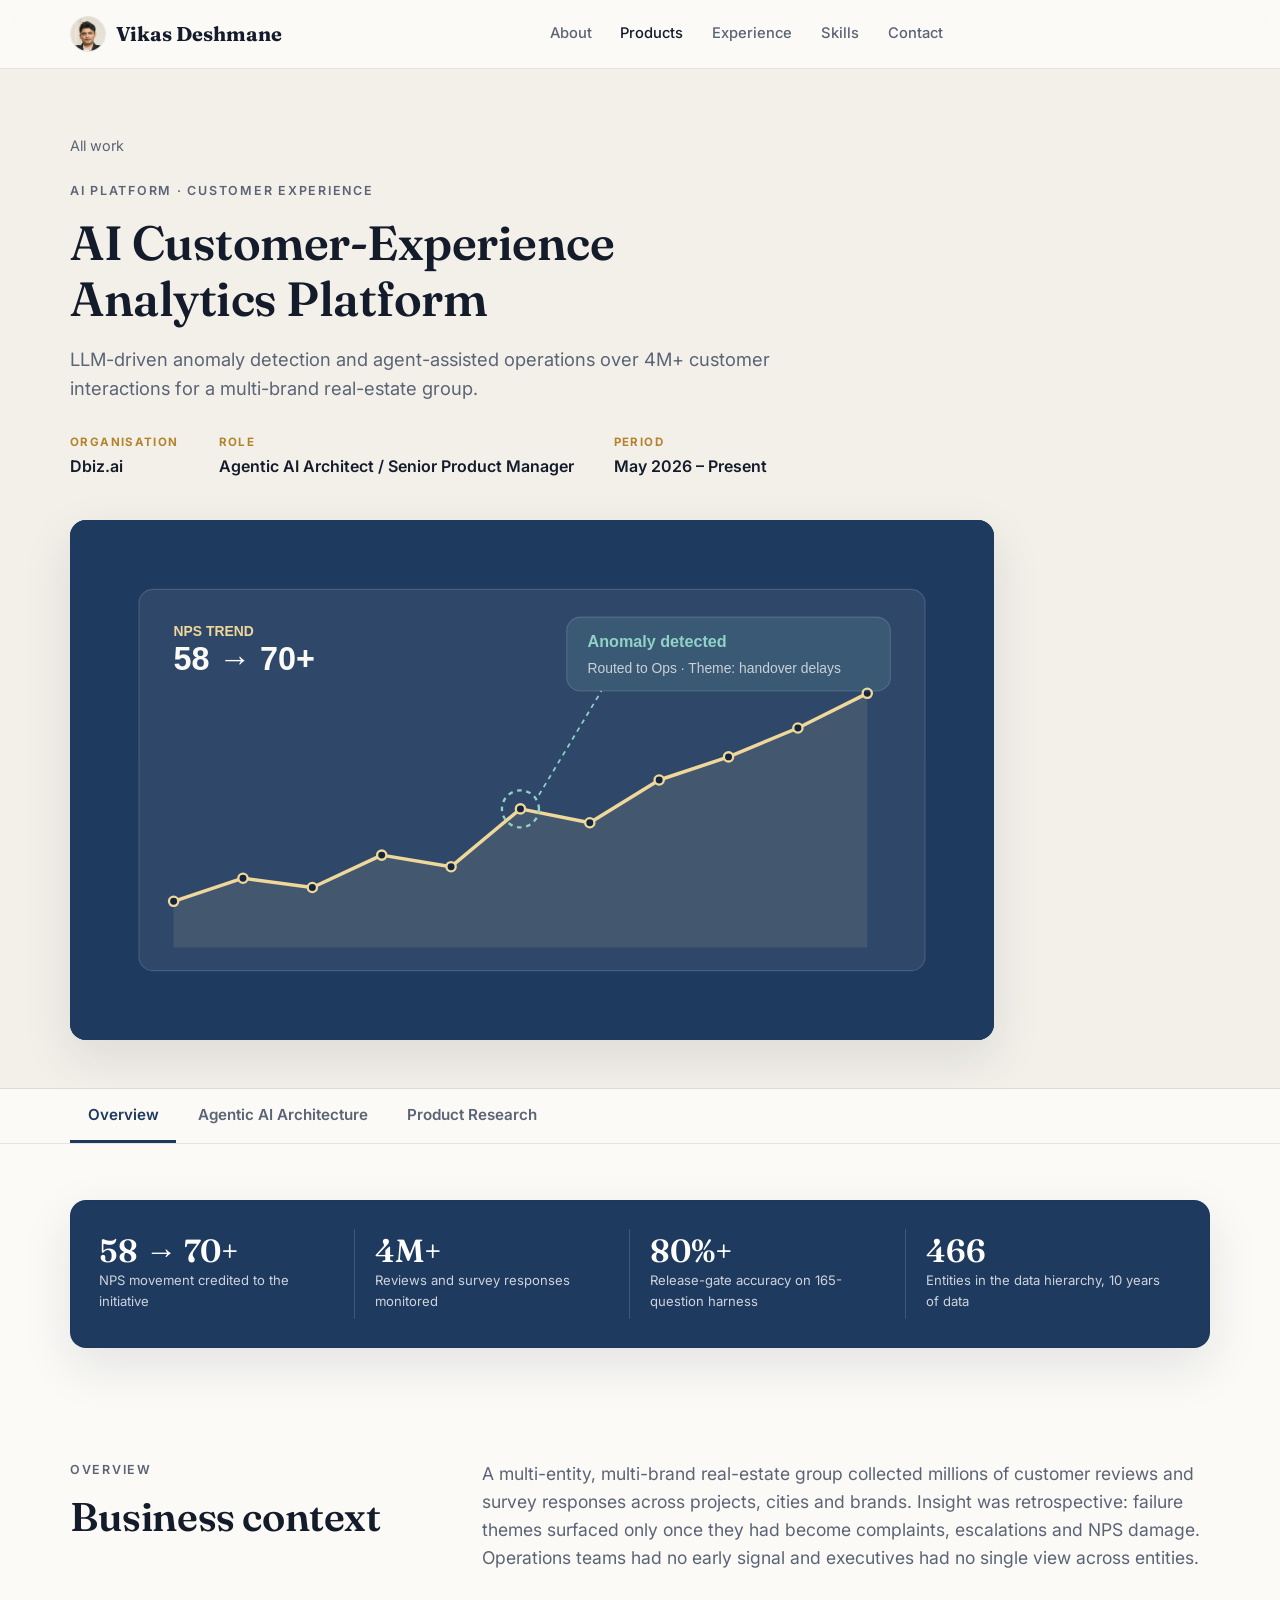
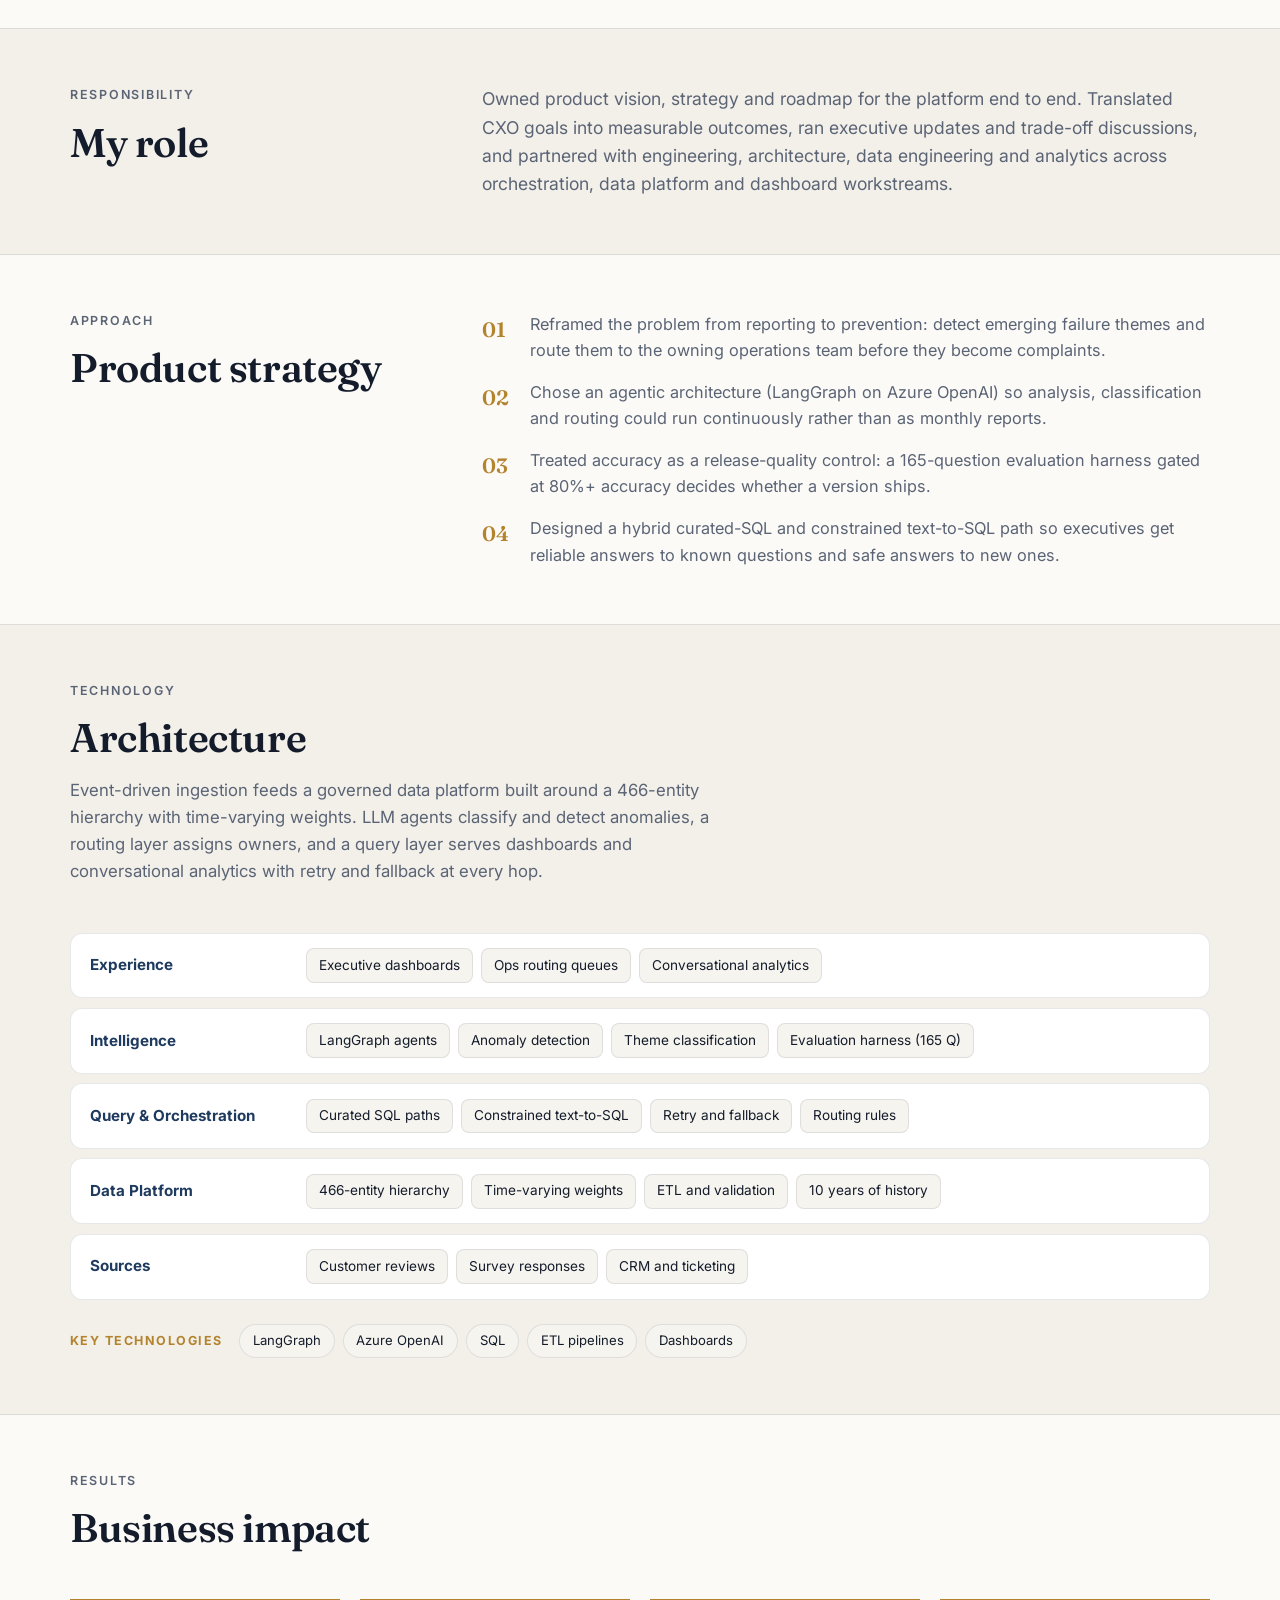
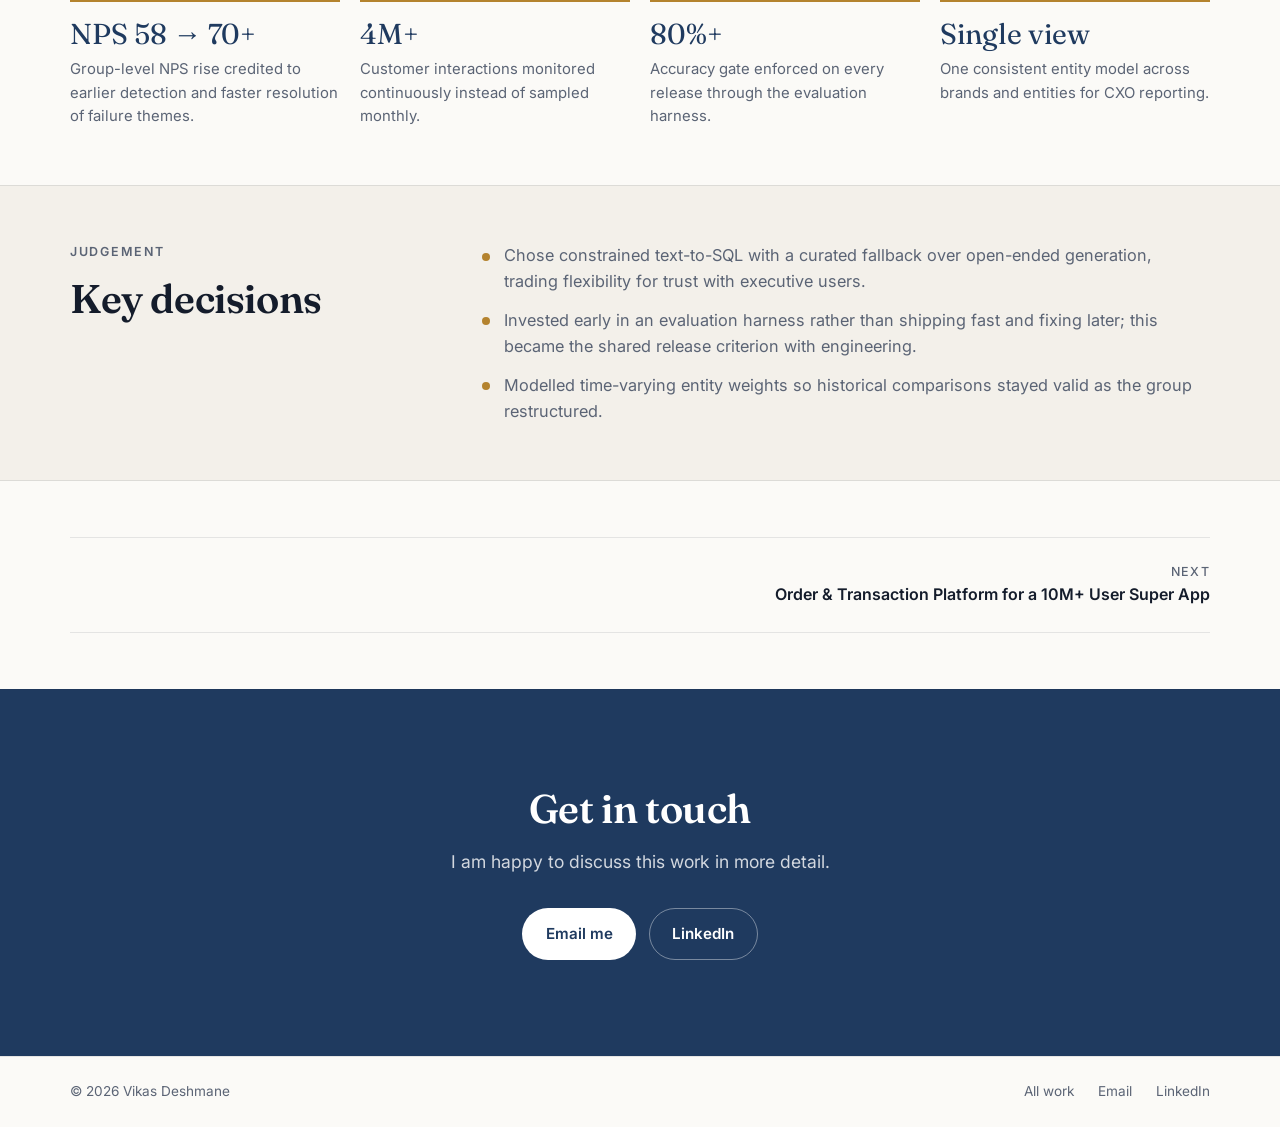
<file: products/cx-anomaly-platform.html>
<!DOCTYPE html>
<html lang="en">
<head>
  <meta charset="UTF-8">
  <meta name="viewport" content="width=device-width, initial-scale=1.0">
  <title>AI Customer-Experience Analytics Platform · Vikas Deshmane</title>
  <meta name="description" content="LLM-driven anomaly detection and agent-assisted operations over 4M+ customer interactions for a multi-brand real-estate group.">
  <link rel="preconnect" href="https://fonts.googleapis.com">
  <link href="https://fonts.googleapis.com/css2?family=Inter:wght@400;500;600;700;800&family=Fraunces:opsz,wght@9..144,600;9..144,700&display=swap" rel="stylesheet">
  <link rel="icon" type="image/png" href="../assets/favicon.png">
  <link rel="apple-touch-icon" href="../assets/apple-touch-icon.png">
  <link rel="stylesheet" href="../styles.css?v=6">
</head>
<body>
  <header class="nav" id="top">
    <div class="container nav__inner">
      <a href="../index.html" class="nav__brand"><img src="../assets/avatar.jpg" alt="" class="nav__avatar">Vikas Deshmane</a>
      <nav class="nav__links" id="navLinks">
        <a href="../index.html#about">About</a>
        <a href="../index.html#products" class="active">Products</a>
        <a href="../index.html#experience">Experience</a>
        <a href="../index.html#skills">Skills</a>
        <a href="../index.html#contact">Contact</a>
      </nav>
      <div class="nav__actions">
        <button class="nav__toggle" id="navToggle" aria-label="Toggle menu" aria-expanded="false"><span></span><span></span><span></span></button>
      </div>
    </div>
  </header>

  <section class="phero">
    <div class="container">
      <a href="../index.html#products" class="back">All work</a>
      <p class="eyebrow">AI Platform · Customer Experience</p>
      <h1 class="phero__title">AI Customer-Experience Analytics Platform</h1>
      <p class="phero__tagline">LLM-driven anomaly detection and agent-assisted operations over 4M+ customer interactions for a multi-brand real-estate group.</p>
      <dl class="phero__facts">
        <div><dt>Organisation</dt><dd>Dbiz.ai</dd></div>
        <div><dt>Role</dt><dd>Agentic AI Architect / Senior Product Manager</dd></div>
        <div><dt>Period</dt><dd>May 2026 – Present</dd></div>
      </dl>
      <figure class="phero__cover"><img src="../assets/products/cx-anomaly-platform.svg" alt="AI Customer-Experience Analytics Platform illustration"></figure>
    </div>
  </section>

  <nav class="tabs" id="productTabs"><div class="container tabs__inner" role="tablist"><button class="tabs__btn" role="tab" data-tab="overview" aria-selected="true">Overview</button><button class="tabs__btn" role="tab" data-tab="architecture" aria-selected="false">Agentic AI Architecture</button><button class="tabs__btn" role="tab" data-tab="research" aria-selected="false">Product Research</button></div></nav>
<div class="tabpanel" id="tab-overview" role="tabpanel">
  <section class="section section--tight">
    <div class="container">
      <div class="hero__card"><div class="stat-grid stat-grid--4"><div class="stat"><span class="stat__num">58 → 70+</span><span class="stat__label">NPS movement credited to the initiative</span></div><div class="stat"><span class="stat__num">4M+</span><span class="stat__label">Reviews and survey responses monitored</span></div><div class="stat"><span class="stat__num">80%+</span><span class="stat__label">Release-gate accuracy on 165-question harness</span></div><div class="stat"><span class="stat__num">466</span><span class="stat__label">Entities in the data hierarchy, 10 years of data</span></div></div></div>
    </div>
  </section>

  <section class="section section--tight">
    <div class="container detail">
      <div class="detail__side"><p class="eyebrow">Overview</p><h2>Business context</h2></div>
      <div class="detail__main"><p class="lead-text">A multi-entity, multi-brand real-estate group collected millions of customer reviews and survey responses across projects, cities and brands. Insight was retrospective: failure themes surfaced only once they had become complaints, escalations and NPS damage. Operations teams had no early signal and executives had no single view across entities.</p></div>
    </div>
  </section>

  <section class="section section--tight section--alt">
    <div class="container detail">
      <div class="detail__side"><p class="eyebrow">Responsibility</p><h2>My role</h2></div>
      <div class="detail__main"><p class="lead-text">Owned product vision, strategy and roadmap for the platform end to end. Translated CXO goals into measurable outcomes, ran executive updates and trade-off discussions, and partnered with engineering, architecture, data engineering and analytics across orchestration, data platform and dashboard workstreams.</p></div>
    </div>
  </section>

  <section class="section section--tight">
    <div class="container detail">
      <div class="detail__side"><p class="eyebrow">Approach</p><h2>Product strategy</h2></div>
      <div class="detail__main"><ol class="numbered"><li>Reframed the problem from reporting to prevention: detect emerging failure themes and route them to the owning operations team before they become complaints.</li><li>Chose an agentic architecture (LangGraph on Azure OpenAI) so analysis, classification and routing could run continuously rather than as monthly reports.</li><li>Treated accuracy as a release-quality control: a 165-question evaluation harness gated at 80%+ accuracy decides whether a version ships.</li><li>Designed a hybrid curated-SQL and constrained text-to-SQL path so executives get reliable answers to known questions and safe answers to new ones.</li></ol></div>
    </div>
  </section>

  <section class="section section--tight section--alt">
    <div class="container">
      <div class="section__head"><p class="eyebrow">Technology</p><h2>Architecture</h2><p class="section__sub">Event-driven ingestion feeds a governed data platform built around a 466-entity hierarchy with time-varying weights. LLM agents classify and detect anomalies, a routing layer assigns owners, and a query layer serves dashboards and conversational analytics with retry and fallback at every hop.</p></div>
      <div class="arch"><div class="arch__layer"><div class="arch__name">Experience</div><div class="arch__items"><span>Executive dashboards</span><span>Ops routing queues</span><span>Conversational analytics</span></div></div><div class="arch__layer"><div class="arch__name">Intelligence</div><div class="arch__items"><span>LangGraph agents</span><span>Anomaly detection</span><span>Theme classification</span><span>Evaluation harness (165 Q)</span></div></div><div class="arch__layer"><div class="arch__name">Query &amp; Orchestration</div><div class="arch__items"><span>Curated SQL paths</span><span>Constrained text-to-SQL</span><span>Retry and fallback</span><span>Routing rules</span></div></div><div class="arch__layer"><div class="arch__name">Data Platform</div><div class="arch__items"><span>466-entity hierarchy</span><span>Time-varying weights</span><span>ETL and validation</span><span>10 years of history</span></div></div><div class="arch__layer"><div class="arch__name">Sources</div><div class="arch__items"><span>Customer reviews</span><span>Survey responses</span><span>CRM and ticketing</span></div></div></div>
      <div class="arch__stack"><span>Key technologies</span><ul class="chips"><li>LangGraph</li><li>Azure OpenAI</li><li>SQL</li><li>ETL pipelines</li><li>Dashboards</li></ul></div>
    </div>
  </section>

  <section class="section section--tight">
    <div class="container">
      <div class="section__head"><p class="eyebrow">Results</p><h2>Business impact</h2></div>
      <div class="impacts"><div class="impact"><span class="impact__value">NPS 58 → 70+</span><p>Group-level NPS rise credited to earlier detection and faster resolution of failure themes.</p></div><div class="impact"><span class="impact__value">4M+</span><p>Customer interactions monitored continuously instead of sampled monthly.</p></div><div class="impact"><span class="impact__value">80%+</span><p>Accuracy gate enforced on every release through the evaluation harness.</p></div><div class="impact"><span class="impact__value">Single view</span><p>One consistent entity model across brands and entities for CXO reporting.</p></div></div>
    </div>
  </section>

  <section class="section section--tight section--alt">
    <div class="container detail">
      <div class="detail__side"><p class="eyebrow">Judgement</p><h2>Key decisions</h2></div>
      <div class="detail__main"><ul class="bullets"><li>Chose constrained text-to-SQL with a curated fallback over open-ended generation, trading flexibility for trust with executive users.</li><li>Invested early in an evaluation harness rather than shipping fast and fixing later; this became the shared release criterion with engineering.</li><li>Modelled time-varying entity weights so historical comparisons stayed valid as the group restructured.</li></ul></div>
    </div>
  </section>

  </div>
  <div class="tabpanel" id="tab-architecture" role="tabpanel" hidden>
  <section class="section section--tight">
    <div class="container">
      <div class="section__head"><p class="eyebrow">Agentic AI architecture</p><h2>End-to-end architecture: ambient and deep agents</h2><p class="section__sub">Two tiers of agents run on LangGraph. Ambient agents sit on the data streams and wake up on events, with no one prompting them. When they find something that needs investigation, they hand it to a deep agent, which plans the work, delegates to sub-agents, keeps notes in memory, and returns a routed, evidence-backed case. A human approves anything with customer impact.</p></div>
      <div class="diagram"><svg xmlns="http://www.w3.org/2000/svg" viewBox="0 0 1364 562" role="img" aria-label="End-to-end architecture diagram"><defs><marker id="arr" viewBox="0 0 10 10" refX="8" refY="5" markerWidth="7" markerHeight="7" orient="auto"><path d="M0 0L10 5L0 10z" fill="#b4832e"/></marker></defs><rect x="20" y="10" width="184" height="422" rx="16" fill="#f3f0ea" stroke="#d9dde4"/><text font-family="Inter, Segoe UI, Arial, sans-serif" font-size="11" font-weight="700" fill="#b4832e" text-anchor="middle" dominant-baseline="middle"><tspan x="112.0" y="40.0">SOURCES</tspan></text><rect x="32" y="122.0" width="160" height="48" rx="10" fill="#ffffff" stroke="#d9dde4"/><text font-family="Inter, Segoe UI, Arial, sans-serif" font-size="12.5" font-weight="600" fill="#141c2b" text-anchor="middle" dominant-baseline="middle"><tspan x="112.0" y="146.0">Customer reviews</tspan></text><rect x="32" y="180.0" width="160" height="48" rx="10" fill="#ffffff" stroke="#d9dde4"/><text font-family="Inter, Segoe UI, Arial, sans-serif" font-size="12.5" font-weight="600" fill="#141c2b" text-anchor="middle" dominant-baseline="middle"><tspan x="112.0" y="204.0">Post-handover surveys</tspan></text><rect x="32" y="238.0" width="160" height="48" rx="10" fill="#ffffff" stroke="#d9dde4"/><text font-family="Inter, Segoe UI, Arial, sans-serif" font-size="12.5" font-weight="600" fill="#141c2b" text-anchor="middle" dominant-baseline="middle"><tspan x="112.0" y="262.0">CRM and ticketing</tspan></text><rect x="32" y="296.0" width="160" height="48" rx="10" fill="#ffffff" stroke="#d9dde4"/><text font-family="Inter, Segoe UI, Arial, sans-serif" font-size="12.5" font-weight="600" fill="#141c2b" text-anchor="middle" dominant-baseline="middle"><tspan x="112.0" y="312.5">Portal and social</tspan><tspan x="112.0" y="327.5">feedback</tspan></text><line x1="208" y1="221.0" x2="244" y2="221.0" stroke="#b4832e" stroke-width="2.5" marker-end="url(#arr)"/><rect x="248" y="10" width="184" height="422" rx="16" fill="#f3f0ea" stroke="#d9dde4"/><text font-family="Inter, Segoe UI, Arial, sans-serif" font-size="11" font-weight="700" fill="#b4832e" text-anchor="middle" dominant-baseline="middle"><tspan x="340.0" y="40.0">DATA PLATFORM</tspan></text><rect x="260" y="122.0" width="160" height="48" rx="10" fill="#ffffff" stroke="#d9dde4"/><text font-family="Inter, Segoe UI, Arial, sans-serif" font-size="12.5" font-weight="600" fill="#141c2b" text-anchor="middle" dominant-baseline="middle"><tspan x="340.0" y="146.0">Streaming ingestion</tspan></text><rect x="260" y="180.0" width="160" height="48" rx="10" fill="#ffffff" stroke="#d9dde4"/><text font-family="Inter, Segoe UI, Arial, sans-serif" font-size="12.5" font-weight="600" fill="#141c2b" text-anchor="middle" dominant-baseline="middle"><tspan x="340.0" y="204.0">ETL and validation</tspan></text><rect x="260" y="238.0" width="160" height="48" rx="10" fill="#ffffff" stroke="#d9dde4"/><text font-family="Inter, Segoe UI, Arial, sans-serif" font-size="12.5" font-weight="600" fill="#141c2b" text-anchor="middle" dominant-baseline="middle"><tspan x="340.0" y="262.0">466-entity hierarchy</tspan></text><rect x="260" y="296.0" width="160" height="48" rx="10" fill="#ffffff" stroke="#d9dde4"/><text font-family="Inter, Segoe UI, Arial, sans-serif" font-size="12.5" font-weight="600" fill="#141c2b" text-anchor="middle" dominant-baseline="middle"><tspan x="340.0" y="320.0">Curated metrics store</tspan></text><line x1="436" y1="221.0" x2="472" y2="221.0" stroke="#b4832e" stroke-width="2.5" marker-end="url(#arr)"/><rect x="476" y="10" width="184" height="422" rx="16" fill="#1f3a5f" stroke="#1f3a5f"/><text font-family="Inter, Segoe UI, Arial, sans-serif" font-size="11" font-weight="700" fill="#f0d79a" text-anchor="middle" dominant-baseline="middle"><tspan x="568.0" y="33.0">AMBIENT AGENTS ·</tspan><tspan x="568.0" y="47.0">EVENT-DRIVEN</tspan></text><rect x="488" y="93.0" width="160" height="48" rx="10" fill="#2b4d7c" stroke="#4a6a95"/><text font-family="Inter, Segoe UI, Arial, sans-serif" font-size="12.5" font-weight="600" fill="#ffffff" text-anchor="middle" dominant-baseline="middle"><tspan x="568.0" y="117.0">Review-stream watcher</tspan></text><rect x="488" y="151.0" width="160" height="48" rx="10" fill="#2b4d7c" stroke="#4a6a95"/><text font-family="Inter, Segoe UI, Arial, sans-serif" font-size="12.5" font-weight="600" fill="#ffffff" text-anchor="middle" dominant-baseline="middle"><tspan x="568.0" y="175.0">Survey and NPS watcher</tspan></text><rect x="488" y="209.0" width="160" height="48" rx="10" fill="#2b4d7c" stroke="#4a6a95"/><text font-family="Inter, Segoe UI, Arial, sans-serif" font-size="12.5" font-weight="600" fill="#ffffff" text-anchor="middle" dominant-baseline="middle"><tspan x="568.0" y="233.0">Anomaly detector</tspan></text><rect x="488" y="267.0" width="160" height="48" rx="10" fill="#2b4d7c" stroke="#4a6a95"/><text font-family="Inter, Segoe UI, Arial, sans-serif" font-size="12.5" font-weight="600" fill="#ffffff" text-anchor="middle" dominant-baseline="middle"><tspan x="568.0" y="283.5">SLA and backlog</tspan><tspan x="568.0" y="298.5">monitor</tspan></text><rect x="488" y="325.0" width="160" height="48" rx="10" fill="#2b4d7c" stroke="#4a6a95"/><text font-family="Inter, Segoe UI, Arial, sans-serif" font-size="12.5" font-weight="600" fill="#ffffff" text-anchor="middle" dominant-baseline="middle"><tspan x="568.0" y="341.5">Human-in-the-loop</tspan><tspan x="568.0" y="356.5">inbox</tspan></text><line x1="664" y1="221.0" x2="700" y2="221.0" stroke="#b4832e" stroke-width="2.5" marker-end="url(#arr)"/><rect x="704" y="10" width="184" height="422" rx="16" fill="#1f3a5f" stroke="#1f3a5f"/><text font-family="Inter, Segoe UI, Arial, sans-serif" font-size="11" font-weight="700" fill="#f0d79a" text-anchor="middle" dominant-baseline="middle"><tspan x="796.0" y="33.0">DEEP AGENTS · PLANNED</tspan><tspan x="796.0" y="47.0">WORK</tspan></text><rect x="716" y="64.0" width="160" height="48" rx="10" fill="#2b4d7c" stroke="#4a6a95"/><text font-family="Inter, Segoe UI, Arial, sans-serif" font-size="12.5" font-weight="600" fill="#ffffff" text-anchor="middle" dominant-baseline="middle"><tspan x="796.0" y="88.0">Planner and supervisor</tspan></text><rect x="716" y="122.0" width="160" height="48" rx="10" fill="#2b4d7c" stroke="#4a6a95"/><text font-family="Inter, Segoe UI, Arial, sans-serif" font-size="12.5" font-weight="600" fill="#ffffff" text-anchor="middle" dominant-baseline="middle"><tspan x="796.0" y="138.5">Root-cause</tspan><tspan x="796.0" y="153.5">investigator</tspan></text><rect x="716" y="180.0" width="160" height="48" rx="10" fill="#2b4d7c" stroke="#4a6a95"/><text font-family="Inter, Segoe UI, Arial, sans-serif" font-size="12.5" font-weight="600" fill="#ffffff" text-anchor="middle" dominant-baseline="middle"><tspan x="796.0" y="196.5">Theme-classification</tspan><tspan x="796.0" y="211.5">sub-agent</tspan></text><rect x="716" y="238.0" width="160" height="48" rx="10" fill="#2b4d7c" stroke="#4a6a95"/><text font-family="Inter, Segoe UI, Arial, sans-serif" font-size="12.5" font-weight="600" fill="#ffffff" text-anchor="middle" dominant-baseline="middle"><tspan x="796.0" y="262.0">SQL analyst sub-agent</tspan></text><rect x="716" y="296.0" width="160" height="48" rx="10" fill="#2b4d7c" stroke="#4a6a95"/><text font-family="Inter, Segoe UI, Arial, sans-serif" font-size="12.5" font-weight="600" fill="#ffffff" text-anchor="middle" dominant-baseline="middle"><tspan x="796.0" y="312.5">Report and routing</tspan><tspan x="796.0" y="327.5">sub-agent</tspan></text><rect x="716" y="354.0" width="160" height="48" rx="10" fill="#2b4d7c" stroke="#4a6a95"/><text font-family="Inter, Segoe UI, Arial, sans-serif" font-size="12.5" font-weight="600" fill="#ffffff" text-anchor="middle" dominant-baseline="middle"><tspan x="796.0" y="370.5">Working memory and</tspan><tspan x="796.0" y="385.5">notes</tspan></text><line x1="892" y1="221.0" x2="928" y2="221.0" stroke="#b4832e" stroke-width="2.5" marker-end="url(#arr)"/><rect x="932" y="10" width="184" height="422" rx="16" fill="#f3f0ea" stroke="#d9dde4"/><text font-family="Inter, Segoe UI, Arial, sans-serif" font-size="11" font-weight="700" fill="#b4832e" text-anchor="middle" dominant-baseline="middle"><tspan x="1024.0" y="40.0">TOOLS AND MODELS</tspan></text><rect x="944" y="93.0" width="160" height="48" rx="10" fill="#ffffff" stroke="#d9dde4"/><text font-family="Inter, Segoe UI, Arial, sans-serif" font-size="12.5" font-weight="600" fill="#141c2b" text-anchor="middle" dominant-baseline="middle"><tspan x="1024.0" y="117.0">Azure OpenAI models</tspan></text><rect x="944" y="151.0" width="160" height="48" rx="10" fill="#ffffff" stroke="#d9dde4"/><text font-family="Inter, Segoe UI, Arial, sans-serif" font-size="12.5" font-weight="600" fill="#141c2b" text-anchor="middle" dominant-baseline="middle"><tspan x="1024.0" y="175.0">Curated SQL library</tspan></text><rect x="944" y="209.0" width="160" height="48" rx="10" fill="#ffffff" stroke="#d9dde4"/><text font-family="Inter, Segoe UI, Arial, sans-serif" font-size="12.5" font-weight="600" fill="#141c2b" text-anchor="middle" dominant-baseline="middle"><tspan x="1024.0" y="225.5">Constrained</tspan><tspan x="1024.0" y="240.5">text-to-SQL</tspan></text><rect x="944" y="267.0" width="160" height="48" rx="10" fill="#ffffff" stroke="#d9dde4"/><text font-family="Inter, Segoe UI, Arial, sans-serif" font-size="12.5" font-weight="600" fill="#141c2b" text-anchor="middle" dominant-baseline="middle"><tspan x="1024.0" y="283.5">Entity and weight</tspan><tspan x="1024.0" y="298.5">resolver</tspan></text><rect x="944" y="325.0" width="160" height="48" rx="10" fill="#ffffff" stroke="#d9dde4"/><text font-family="Inter, Segoe UI, Arial, sans-serif" font-size="12.5" font-weight="600" fill="#141c2b" text-anchor="middle" dominant-baseline="middle"><tspan x="1024.0" y="349.0">Ops ticketing API</tspan></text><line x1="1120" y1="221.0" x2="1156" y2="221.0" stroke="#b4832e" stroke-width="2.5" marker-end="url(#arr)"/><rect x="1160" y="10" width="184" height="422" rx="16" fill="#f3f0ea" stroke="#d9dde4"/><text font-family="Inter, Segoe UI, Arial, sans-serif" font-size="11" font-weight="700" fill="#b4832e" text-anchor="middle" dominant-baseline="middle"><tspan x="1252.0" y="40.0">EXPERIENCES</tspan></text><rect x="1172" y="122.0" width="160" height="48" rx="10" fill="#ffffff" stroke="#d9dde4"/><text font-family="Inter, Segoe UI, Arial, sans-serif" font-size="12.5" font-weight="600" fill="#141c2b" text-anchor="middle" dominant-baseline="middle"><tspan x="1252.0" y="146.0">Executive dashboards</tspan></text><rect x="1172" y="180.0" width="160" height="48" rx="10" fill="#ffffff" stroke="#d9dde4"/><text font-family="Inter, Segoe UI, Arial, sans-serif" font-size="12.5" font-weight="600" fill="#141c2b" text-anchor="middle" dominant-baseline="middle"><tspan x="1252.0" y="196.5">Conversational</tspan><tspan x="1252.0" y="211.5">analytics</tspan></text><rect x="1172" y="238.0" width="160" height="48" rx="10" fill="#ffffff" stroke="#d9dde4"/><text font-family="Inter, Segoe UI, Arial, sans-serif" font-size="12.5" font-weight="600" fill="#141c2b" text-anchor="middle" dominant-baseline="middle"><tspan x="1252.0" y="262.0">Ops routing queues</tspan></text><rect x="1172" y="296.0" width="160" height="48" rx="10" fill="#ffffff" stroke="#d9dde4"/><text font-family="Inter, Segoe UI, Arial, sans-serif" font-size="12.5" font-weight="600" fill="#141c2b" text-anchor="middle" dominant-baseline="middle"><tspan x="1252.0" y="320.0">Proactive alerts</tspan></text><text font-family="Inter, Segoe UI, Arial, sans-serif" font-size="11" font-weight="700" fill="#b4832e" text-anchor="start" dominant-baseline="middle"><tspan x="20" y="448.0">CROSS-CUTTING CONTROLS</tspan></text><rect x="20.0" y="462" width="255.2" height="76" rx="12" fill="#ffffff" stroke="#d9dde4"/><rect x="20.0" y="462" width="5" height="76" rx="2" fill="#b4832e"/><text font-family="Inter, Segoe UI, Arial, sans-serif" font-size="13" font-weight="700" fill="#1f3a5f" text-anchor="start" dominant-baseline="middle"><tspan x="38.0" y="484.0">Triggers</tspan></text><text font-family="Inter, Segoe UI, Arial, sans-serif" font-size="11.5" font-weight="500" fill="#5b6475" text-anchor="start" dominant-baseline="middle"><tspan x="38.0" y="504.5">Ambient agents run on events and</tspan><tspan x="38.0" y="519.5">schedules, not prompts</tspan></text><rect x="287.2" y="462" width="255.2" height="76" rx="12" fill="#ffffff" stroke="#d9dde4"/><rect x="287.2" y="462" width="5" height="76" rx="2" fill="#b4832e"/><text font-family="Inter, Segoe UI, Arial, sans-serif" font-size="13" font-weight="700" fill="#1f3a5f" text-anchor="start" dominant-baseline="middle"><tspan x="305.2" y="484.0">Human in the loop</tspan></text><text font-family="Inter, Segoe UI, Arial, sans-serif" font-size="11.5" font-weight="500" fill="#5b6475" text-anchor="start" dominant-baseline="middle"><tspan x="305.2" y="504.5">Interrupts route customer-impacting</tspan><tspan x="305.2" y="519.5">actions to an inbox for approval</tspan></text><rect x="554.4" y="462" width="255.2" height="76" rx="12" fill="#ffffff" stroke="#d9dde4"/><rect x="554.4" y="462" width="5" height="76" rx="2" fill="#b4832e"/><text font-family="Inter, Segoe UI, Arial, sans-serif" font-size="13" font-weight="700" fill="#1f3a5f" text-anchor="start" dominant-baseline="middle"><tspan x="572.4" y="484.0">Guardrails</tspan></text><text font-family="Inter, Segoe UI, Arial, sans-serif" font-size="11.5" font-weight="500" fill="#5b6475" text-anchor="start" dominant-baseline="middle"><tspan x="572.4" y="504.5">Schema-constrained SQL, PII masking,</tspan><tspan x="572.4" y="519.5">role-based access</tspan></text><rect x="821.5999999999999" y="462" width="255.2" height="76" rx="12" fill="#ffffff" stroke="#d9dde4"/><rect x="821.5999999999999" y="462" width="5" height="76" rx="2" fill="#b4832e"/><text font-family="Inter, Segoe UI, Arial, sans-serif" font-size="13" font-weight="700" fill="#1f3a5f" text-anchor="start" dominant-baseline="middle"><tspan x="839.5999999999999" y="484.0">Evaluation</tspan></text><text font-family="Inter, Segoe UI, Arial, sans-serif" font-size="11.5" font-weight="500" fill="#5b6475" text-anchor="start" dominant-baseline="middle"><tspan x="839.5999999999999" y="504.5">165-question harness, 80%+ accuracy</tspan><tspan x="839.5999999999999" y="519.5">release gate</tspan></text><rect x="1088.8" y="462" width="255.2" height="76" rx="12" fill="#ffffff" stroke="#d9dde4"/><rect x="1088.8" y="462" width="5" height="76" rx="2" fill="#b4832e"/><text font-family="Inter, Segoe UI, Arial, sans-serif" font-size="13" font-weight="700" fill="#1f3a5f" text-anchor="start" dominant-baseline="middle"><tspan x="1106.8" y="484.0">Observability</tspan></text><text font-family="Inter, Segoe UI, Arial, sans-serif" font-size="11.5" font-weight="500" fill="#5b6475" text-anchor="start" dominant-baseline="middle"><tspan x="1106.8" y="504.5">LangSmith traces, cost and latency</tspan><tspan x="1106.8" y="519.5">per agent and sub-agent</tspan></text></svg></div>
      
    </div>
  </section>
  <section class="section section--tight section--alt">
    <div class="container detail">
      <div class="detail__side"><p class="eyebrow">Request lifecycle</p><h2>Request lifecycle</h2></div>
      <div class="detail__main"><ol class="numbered"><li>Ingest: reviews, surveys and tickets stream in, are validated and mapped to the 466-entity hierarchy with the right weights for that period.</li><li>Watch: ambient agents run continuously on the streams. The anomaly detector compares theme volume and sentiment per entity against weighted baselines.</li><li>Trigger: when a spike crosses a threshold, the ambient agent opens an investigation instead of waiting for someone to ask.</li><li>Plan: the deep agent&#x27;s planner breaks the investigation into steps and writes them to working memory.</li><li>Delegate: sub-agents classify the theme, query the data with curated or constrained SQL, and gather representative evidence.</li><li>Decide: the planner reviews the sub-agent results, drafts a case with root cause, affected entities and priority, and proposes an owner.</li><li>Approve: an interrupt sends customer-impacting actions to the human-in-the-loop inbox. Approved cases are routed to the operations team.</li><li>Answer: executives ask questions in plain language; the same deep agent answers from curated SQL first and uses constrained text-to-SQL only for new questions.</li><li>Improve: every release runs the 165-question harness, and production traces feed new cases into the regression set.</li></ol></div>
    </div>
  </section>
  <section class="section section--tight">
    <div class="container">
      <div class="section__head"><p class="eyebrow">Agent roster</p><h2>Components and guardrails</h2></div>
      <div class="table-wrap"><table class="agents">
        <thead><tr><th>Agent</th><th>Responsibility</th><th>Guardrail</th></tr></thead>
        <tbody><tr><td><strong>Review-stream watcher (ambient)</strong></td><td>Listens to new reviews and tickets as they arrive</td><td>Event-driven only, no autonomous customer contact</td></tr><tr><td><strong>Survey and NPS watcher (ambient)</strong></td><td>Tracks survey responses and NPS per entity</td><td>Minimum sample size before acting</td></tr><tr><td><strong>Anomaly detector (ambient)</strong></td><td>Flags abnormal theme and sentiment shifts</td><td>Weighted baselines and volume thresholds</td></tr><tr><td><strong>SLA and backlog monitor (ambient)</strong></td><td>Escalates cases stuck past their SLA</td><td>Escalation rules owned by operations</td></tr><tr><td><strong>Planner and supervisor (deep)</strong></td><td>Plans an investigation and coordinates sub-agents</td><td>Step budget and interrupt on customer impact</td></tr><tr><td><strong>Root-cause investigator (deep)</strong></td><td>Works through evidence to find the likely cause</td><td>Must cite evidence for every claim</td></tr><tr><td><strong>Theme-classification sub-agent</strong></td><td>Labels clusters with a root-cause theme</td><td>Fixed taxonomy, low confidence sent for review</td></tr><tr><td><strong>SQL analyst sub-agent</strong></td><td>Answers data questions over governed tables</td><td>Schema allow-list, read-only, query validation</td></tr><tr><td><strong>Report and routing sub-agent</strong></td><td>Writes the case and assigns an owner</td><td>Ownership rules, duplicate suppression</td></tr><tr><td><strong>Working memory</strong></td><td>Keeps plans, notes and interim results across steps</td><td>Scoped per investigation, PII masked</td></tr></tbody>
      </table></div>
    </div>
  </section>
</div>
<div class="tabpanel" id="tab-research" role="tabpanel" hidden>
  <section class="section section--tight">
    <div class="container">
      <div class="section__head"><p class="eyebrow">Discovery</p><h2>Product research</h2><p class="section__sub">Discovery combined executive interviews, time with site operations teams and analysis of the existing feedback corpus to find where insight was being lost.</p></div>
      <div class="arch__stack"><span>Research methods</span><ul class="chips"><li>CXO and brand-head interviews</li><li>Operations team shadowing</li><li>Review and survey corpus analysis</li><li>Dashboard usage analytics</li><li>Usability tests of conversational analytics</li></ul></div>
    </div>
  </section>
  <section class="section section--tight section--alt">
    <div class="container">
      <div class="section__head"><p class="eyebrow">Users</p><h2>Personas</h2></div>
      <div class="personas">
        <article class="persona">
          <header><span class="persona__avatar">GC</span><div><h4>Group CXO</h4><span class="persona__type">Internal · executive</span></div></header>
          <p class="persona__about">Owns customer experience across brands and entities.</p>
          <div class="persona__cols">
            <div><h5>Goals</h5><ul><li>One trusted NPS view across the group</li><li>Early warning before issues escalate</li></ul></div>
            <div><h5>Pain points</h5><ul><li>Monthly decks are already stale</li><li>Numbers differ by brand and team</li></ul></div>
          </div>
          <p class="persona__needs"><strong>Needs:</strong> An executive summary they can drill into and trust.</p>
        </article>
        <article class="persona">
          <header><span class="persona__avatar">SO</span><div><h4>Site operations manager</h4><span class="persona__type">Internal · operator</span></div></header>
          <p class="persona__about">Runs delivery and handover for a set of projects.</p>
          <div class="persona__cols">
            <div><h5>Goals</h5><ul><li>Know which issues need action this week</li><li>Close the loop with customers</li></ul></div>
            <div><h5>Pain points</h5><ul><li>Feedback arrives late and unstructured</li><li>No clear owner for recurring issues</li></ul></div>
          </div>
          <p class="persona__needs"><strong>Needs:</strong> Routed cases with evidence and priority, not another dashboard.</p>
        </article>
        <article class="persona">
          <header><span class="persona__avatar">CA</span><div><h4>CX analyst</h4><span class="persona__type">Internal · analyst</span></div></header>
          <p class="persona__about">Answers leadership questions about customer feedback.</p>
          <div class="persona__cols">
            <div><h5>Goals</h5><ul><li>Answer ad-hoc questions in minutes</li><li>Keep numbers consistent across reports</li></ul></div>
            <div><h5>Pain points</h5><ul><li>Manual SQL and spreadsheet re-weighting</li><li>Hierarchy changes break comparisons</li></ul></div>
          </div>
          <p class="persona__needs"><strong>Needs:</strong> Governed metrics and natural-language queries that are provably correct.</p>
        </article>
        <article class="persona persona--end">
          <header><span class="persona__avatar">HB</span><div><h4>Home buyer</h4><span class="persona__type">End customer</span></div></header>
          <p class="persona__about">Bought a home and is going through possession and after-sales service.</p>
          <div class="persona__cols">
            <div><h5>Goals</h5><ul><li>Smooth handover</li><li>Quick resolution of snags</li></ul></div>
            <div><h5>Pain points</h5><ul><li>Repeating the same complaint</li><li>No visibility of who is handling it</li></ul></div>
          </div>
          <p class="persona__needs"><strong>Needs:</strong> Issues fixed before they need to escalate.</p>
        </article>
      </div>
    </div>
  </section>
  <section class="section section--tight">
    <div class="container">
      <div class="section__head"><p class="eyebrow">Insights to decisions</p><h2>Insights and decisions</h2></div>
      <div class="insights"><div class="insight"><p class="insight__q">Executives did not trust AI-generated numbers they could not trace.</p><p class="insight__a"><span>Product decision</span>Curated SQL first, constrained text-to-SQL second, with an accuracy gate on every release.</p></div><div class="insight"><p class="insight__q">Operations teams rarely opened dashboards but acted quickly on assigned work.</p><p class="insight__a"><span>Product decision</span>Push routed cases with evidence into ops queues instead of adding more charts.</p></div><div class="insight"><p class="insight__q">Group restructuring made year-on-year comparisons misleading.</p><p class="insight__a"><span>Product decision</span>Model time-varying entity weights so history stays comparable.</p></div></div>
    </div>
  </section>
</div>

  <section class="section section--tight">
    <div class="container pager"><span></span><a href="dhani-transaction-platform.html" class="pager__link pager__link--next"><small>Next</small>Order &amp; Transaction Platform for a 10M+ User Super App</a></div>
  </section>

  <section class="section section--contact">
    <div class="container contact">
      <h2>Get in touch</h2>
      <p class="contact__lead">I am happy to discuss this work in more detail.</p>
      <div class="contact__links">
        <a class="btn btn--primary" href="mailto:vikasdeshmane.iiml@gmail.com">Email me</a>
        <a class="btn btn--ghost" href="https://www.linkedin.com/in/vikasdeshmane" target="_blank" rel="noopener">LinkedIn</a>
      </div>
    </div>
  </section>

  <footer class="footer">
    <div class="container footer__inner">
      <span>© <span id="year"></span> Vikas Deshmane</span>
      <nav class="footer__links">
        <a href="../index.html#products">All work</a>
        <a href="mailto:vikasdeshmane.iiml@gmail.com">Email</a>
        <a href="https://www.linkedin.com/in/vikasdeshmane" target="_blank" rel="noopener">LinkedIn</a>
      </nav>
    </div>
  </footer>
  <script src="../script.js?v=6"></script>
</body>
</html>
</file>
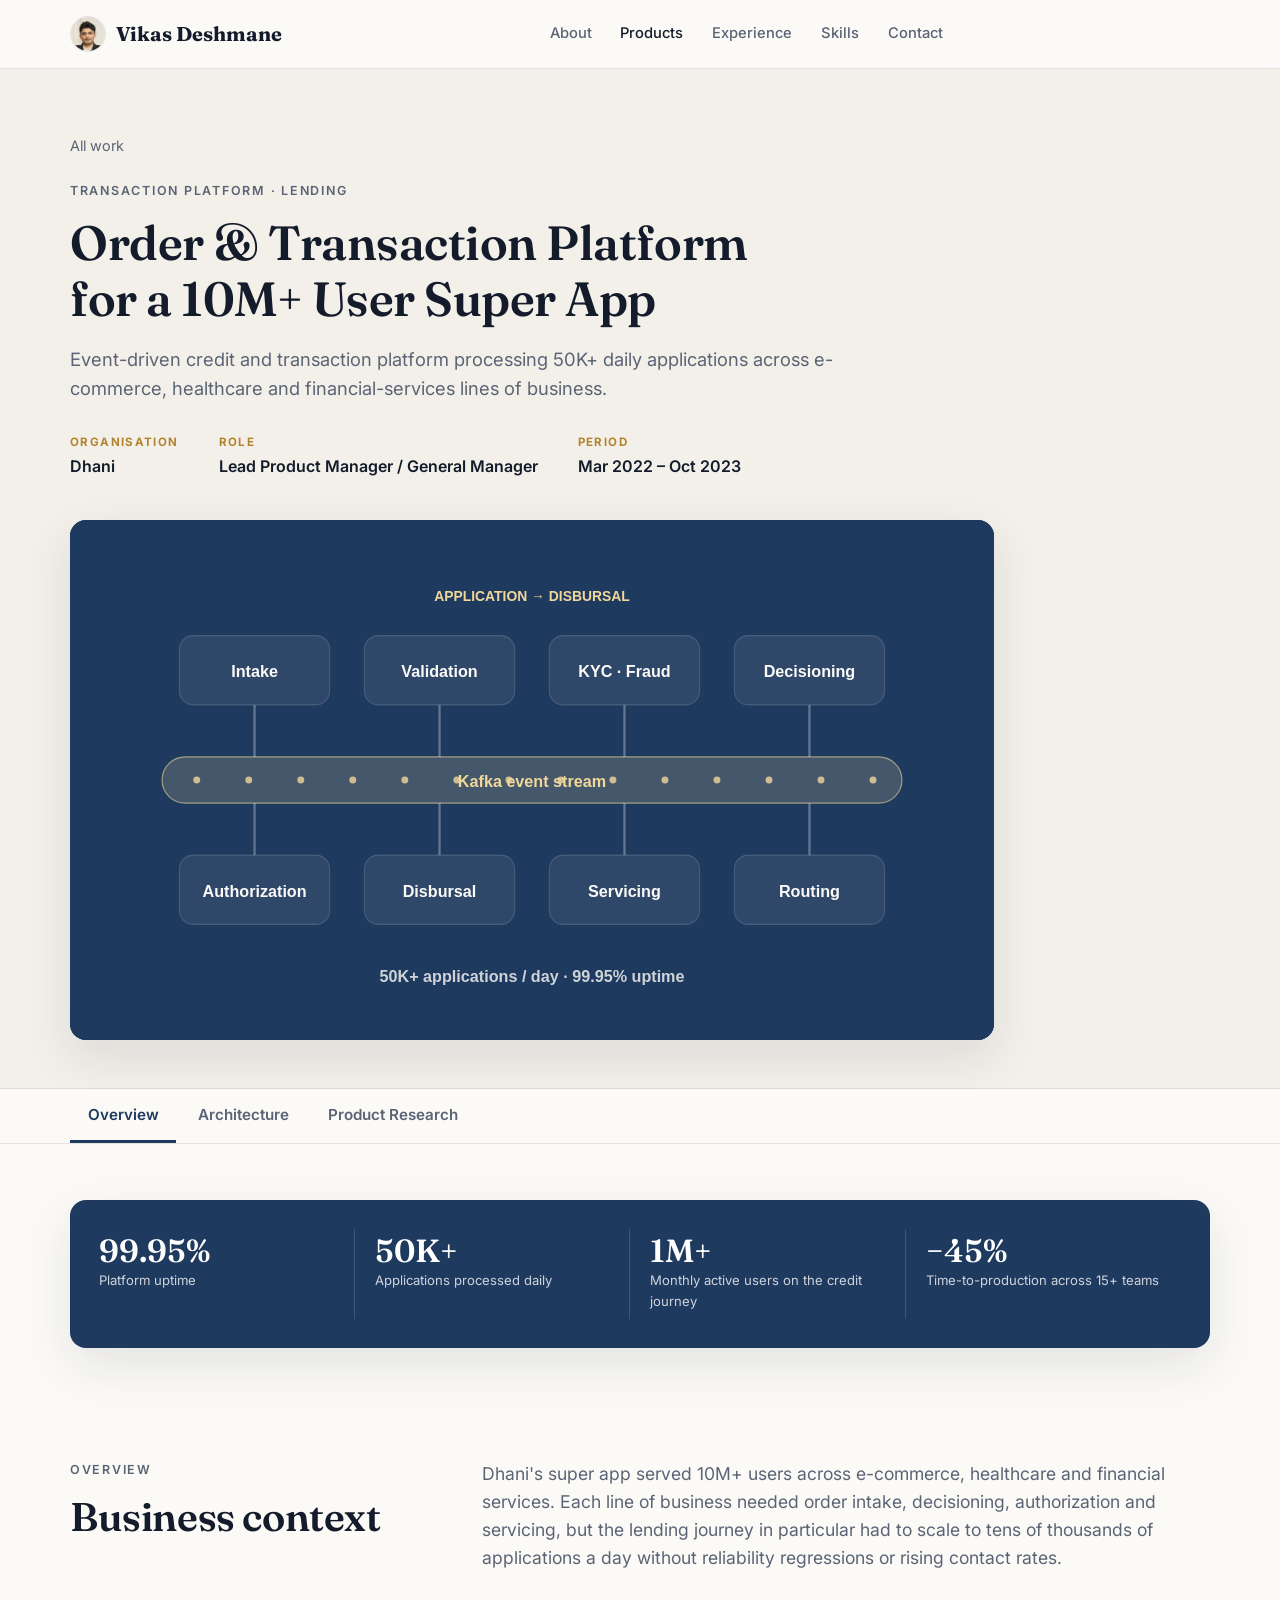
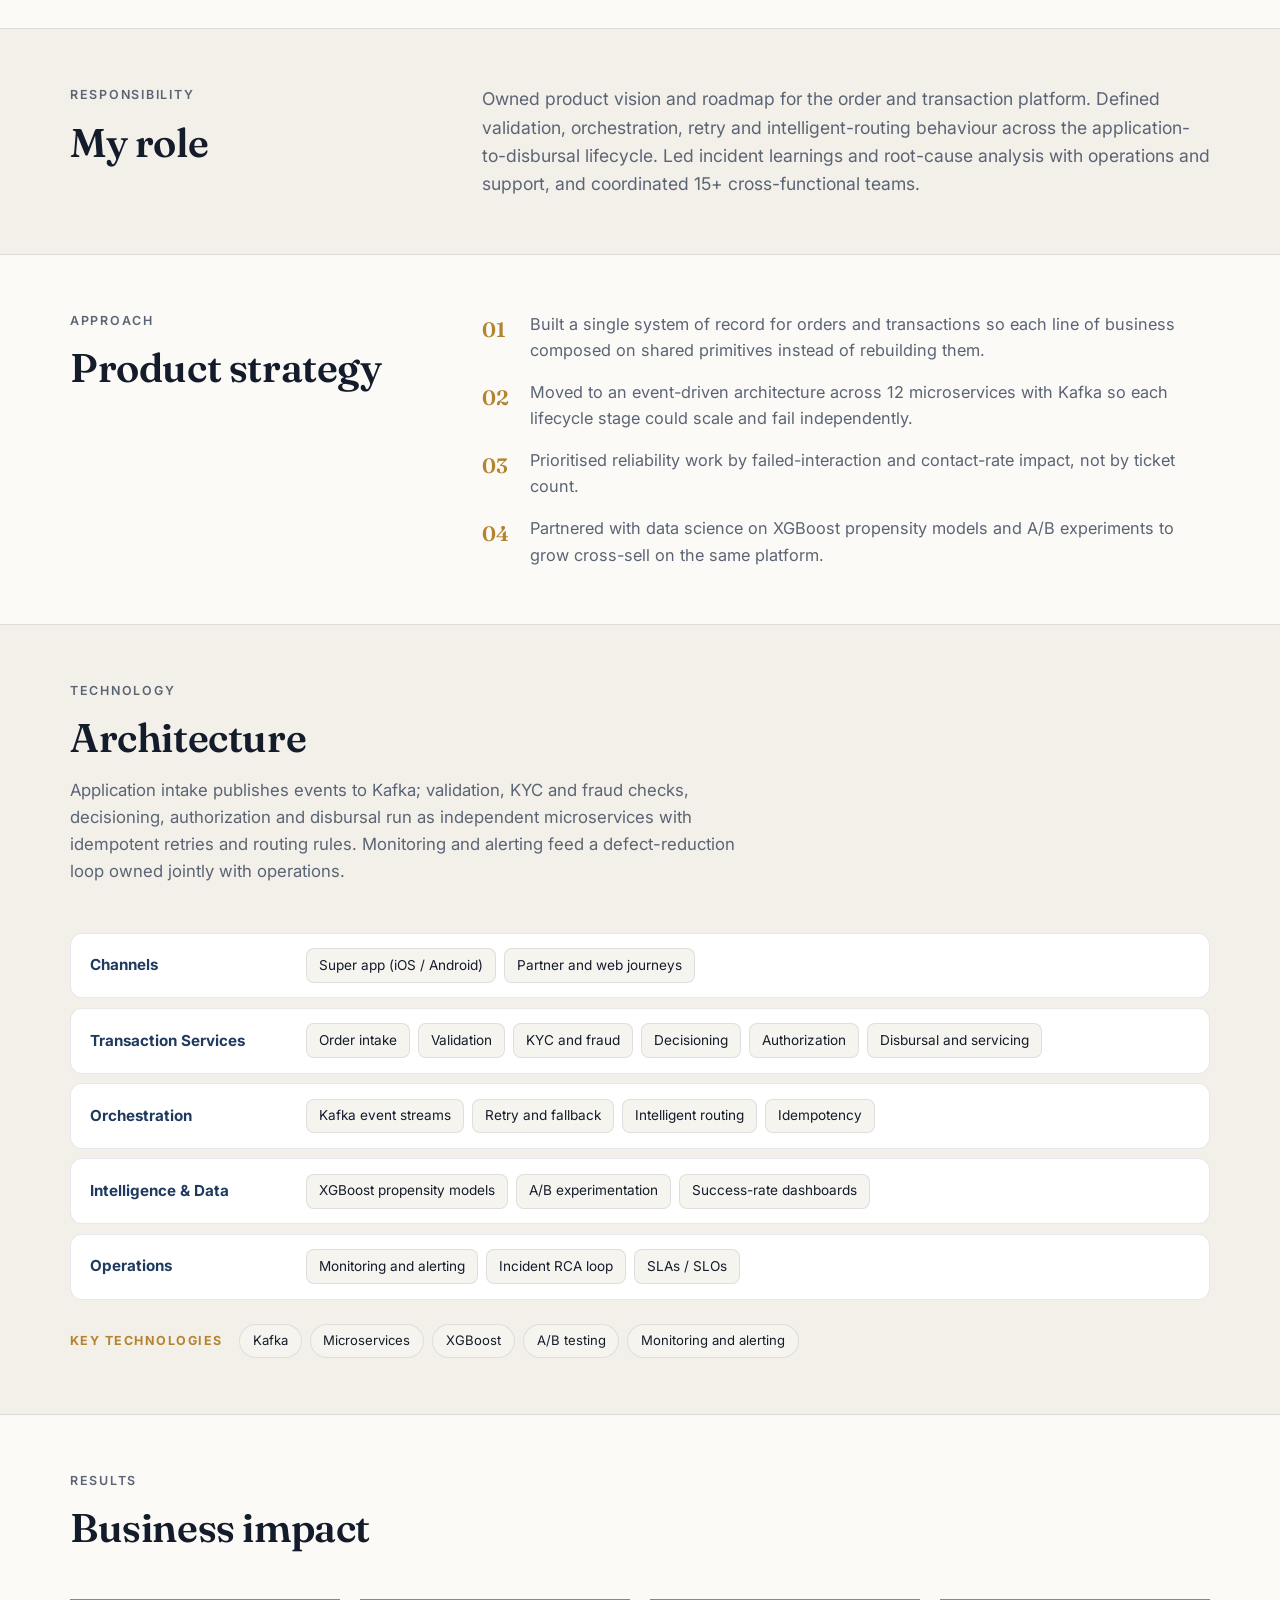
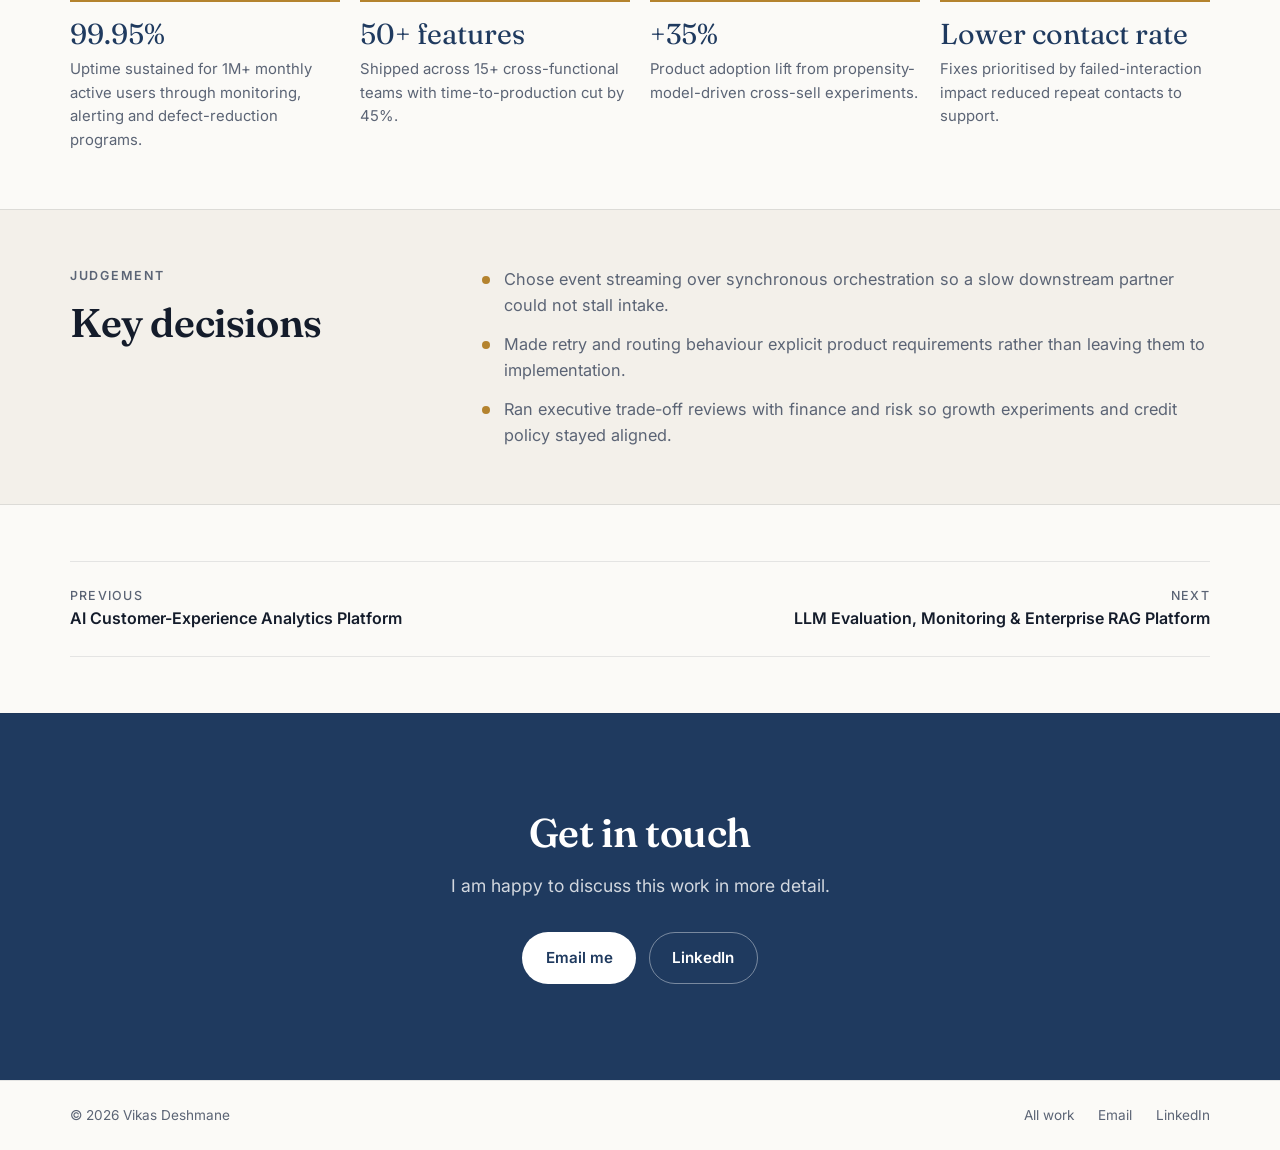
<file: products/dhani-transaction-platform.html>
<!DOCTYPE html>
<html lang="en">
<head>
  <meta charset="UTF-8">
  <meta name="viewport" content="width=device-width, initial-scale=1.0">
  <title>Order &amp; Transaction Platform for a 10M+ User Super App · Vikas Deshmane</title>
  <meta name="description" content="Event-driven credit and transaction platform processing 50K+ daily applications across e-commerce, healthcare and financial-services lines of business.">
  <link rel="preconnect" href="https://fonts.googleapis.com">
  <link href="https://fonts.googleapis.com/css2?family=Inter:wght@400;500;600;700;800&family=Fraunces:opsz,wght@9..144,600;9..144,700&display=swap" rel="stylesheet">
  <link rel="icon" type="image/png" href="../assets/favicon.png">
  <link rel="apple-touch-icon" href="../assets/apple-touch-icon.png">
  <link rel="stylesheet" href="../styles.css?v=6">
</head>
<body>
  <header class="nav" id="top">
    <div class="container nav__inner">
      <a href="../index.html" class="nav__brand"><img src="../assets/avatar.jpg" alt="" class="nav__avatar">Vikas Deshmane</a>
      <nav class="nav__links" id="navLinks">
        <a href="../index.html#about">About</a>
        <a href="../index.html#products" class="active">Products</a>
        <a href="../index.html#experience">Experience</a>
        <a href="../index.html#skills">Skills</a>
        <a href="../index.html#contact">Contact</a>
      </nav>
      <div class="nav__actions">
        <button class="nav__toggle" id="navToggle" aria-label="Toggle menu" aria-expanded="false"><span></span><span></span><span></span></button>
      </div>
    </div>
  </header>

  <section class="phero">
    <div class="container">
      <a href="../index.html#products" class="back">All work</a>
      <p class="eyebrow">Transaction Platform · Lending</p>
      <h1 class="phero__title">Order &amp; Transaction Platform for a 10M+ User Super App</h1>
      <p class="phero__tagline">Event-driven credit and transaction platform processing 50K+ daily applications across e-commerce, healthcare and financial-services lines of business.</p>
      <dl class="phero__facts">
        <div><dt>Organisation</dt><dd>Dhani</dd></div>
        <div><dt>Role</dt><dd>Lead Product Manager / General Manager</dd></div>
        <div><dt>Period</dt><dd>Mar 2022 – Oct 2023</dd></div>
      </dl>
      <figure class="phero__cover"><img src="../assets/products/dhani-transaction-platform.svg" alt="Order &amp; Transaction Platform for a 10M+ User Super App illustration"></figure>
    </div>
  </section>

  <nav class="tabs" id="productTabs"><div class="container tabs__inner" role="tablist"><button class="tabs__btn" role="tab" data-tab="overview" aria-selected="true">Overview</button><button class="tabs__btn" role="tab" data-tab="architecture" aria-selected="false">Architecture</button><button class="tabs__btn" role="tab" data-tab="research" aria-selected="false">Product Research</button></div></nav>
<div class="tabpanel" id="tab-overview" role="tabpanel">
  <section class="section section--tight">
    <div class="container">
      <div class="hero__card"><div class="stat-grid stat-grid--4"><div class="stat"><span class="stat__num">99.95%</span><span class="stat__label">Platform uptime</span></div><div class="stat"><span class="stat__num">50K+</span><span class="stat__label">Applications processed daily</span></div><div class="stat"><span class="stat__num">1M+</span><span class="stat__label">Monthly active users on the credit journey</span></div><div class="stat"><span class="stat__num">−45%</span><span class="stat__label">Time-to-production across 15+ teams</span></div></div></div>
    </div>
  </section>

  <section class="section section--tight">
    <div class="container detail">
      <div class="detail__side"><p class="eyebrow">Overview</p><h2>Business context</h2></div>
      <div class="detail__main"><p class="lead-text">Dhani&#x27;s super app served 10M+ users across e-commerce, healthcare and financial services. Each line of business needed order intake, decisioning, authorization and servicing, but the lending journey in particular had to scale to tens of thousands of applications a day without reliability regressions or rising contact rates.</p></div>
    </div>
  </section>

  <section class="section section--tight section--alt">
    <div class="container detail">
      <div class="detail__side"><p class="eyebrow">Responsibility</p><h2>My role</h2></div>
      <div class="detail__main"><p class="lead-text">Owned product vision and roadmap for the order and transaction platform. Defined validation, orchestration, retry and intelligent-routing behaviour across the application-to-disbursal lifecycle. Led incident learnings and root-cause analysis with operations and support, and coordinated 15+ cross-functional teams.</p></div>
    </div>
  </section>

  <section class="section section--tight">
    <div class="container detail">
      <div class="detail__side"><p class="eyebrow">Approach</p><h2>Product strategy</h2></div>
      <div class="detail__main"><ol class="numbered"><li>Built a single system of record for orders and transactions so each line of business composed on shared primitives instead of rebuilding them.</li><li>Moved to an event-driven architecture across 12 microservices with Kafka so each lifecycle stage could scale and fail independently.</li><li>Prioritised reliability work by failed-interaction and contact-rate impact, not by ticket count.</li><li>Partnered with data science on XGBoost propensity models and A/B experiments to grow cross-sell on the same platform.</li></ol></div>
    </div>
  </section>

  <section class="section section--tight section--alt">
    <div class="container">
      <div class="section__head"><p class="eyebrow">Technology</p><h2>Architecture</h2><p class="section__sub">Application intake publishes events to Kafka; validation, KYC and fraud checks, decisioning, authorization and disbursal run as independent microservices with idempotent retries and routing rules. Monitoring and alerting feed a defect-reduction loop owned jointly with operations.</p></div>
      <div class="arch"><div class="arch__layer"><div class="arch__name">Channels</div><div class="arch__items"><span>Super app (iOS / Android)</span><span>Partner and web journeys</span></div></div><div class="arch__layer"><div class="arch__name">Transaction Services</div><div class="arch__items"><span>Order intake</span><span>Validation</span><span>KYC and fraud</span><span>Decisioning</span><span>Authorization</span><span>Disbursal and servicing</span></div></div><div class="arch__layer"><div class="arch__name">Orchestration</div><div class="arch__items"><span>Kafka event streams</span><span>Retry and fallback</span><span>Intelligent routing</span><span>Idempotency</span></div></div><div class="arch__layer"><div class="arch__name">Intelligence &amp; Data</div><div class="arch__items"><span>XGBoost propensity models</span><span>A/B experimentation</span><span>Success-rate dashboards</span></div></div><div class="arch__layer"><div class="arch__name">Operations</div><div class="arch__items"><span>Monitoring and alerting</span><span>Incident RCA loop</span><span>SLAs / SLOs</span></div></div></div>
      <div class="arch__stack"><span>Key technologies</span><ul class="chips"><li>Kafka</li><li>Microservices</li><li>XGBoost</li><li>A/B testing</li><li>Monitoring and alerting</li></ul></div>
    </div>
  </section>

  <section class="section section--tight">
    <div class="container">
      <div class="section__head"><p class="eyebrow">Results</p><h2>Business impact</h2></div>
      <div class="impacts"><div class="impact"><span class="impact__value">99.95%</span><p>Uptime sustained for 1M+ monthly active users through monitoring, alerting and defect-reduction programs.</p></div><div class="impact"><span class="impact__value">50+ features</span><p>Shipped across 15+ cross-functional teams with time-to-production cut by 45%.</p></div><div class="impact"><span class="impact__value">+35%</span><p>Product adoption lift from propensity-model-driven cross-sell experiments.</p></div><div class="impact"><span class="impact__value">Lower contact rate</span><p>Fixes prioritised by failed-interaction impact reduced repeat contacts to support.</p></div></div>
    </div>
  </section>

  <section class="section section--tight section--alt">
    <div class="container detail">
      <div class="detail__side"><p class="eyebrow">Judgement</p><h2>Key decisions</h2></div>
      <div class="detail__main"><ul class="bullets"><li>Chose event streaming over synchronous orchestration so a slow downstream partner could not stall intake.</li><li>Made retry and routing behaviour explicit product requirements rather than leaving them to implementation.</li><li>Ran executive trade-off reviews with finance and risk so growth experiments and credit policy stayed aligned.</li></ul></div>
    </div>
  </section>

  </div>
  <div class="tabpanel" id="tab-architecture" role="tabpanel" hidden>
  <section class="section section--tight">
    <div class="container">
      <div class="section__head"><p class="eyebrow">System architecture</p><h2>End-to-end architecture</h2><p class="section__sub">An event-driven platform: every lifecycle step is an independent microservice that publishes and consumes Kafka events, so one slow step or partner never stalls the rest.</p></div>
      <div class="diagram"><svg xmlns="http://www.w3.org/2000/svg" viewBox="0 0 1136 504" role="img" aria-label="End-to-end architecture diagram"><defs><marker id="arr" viewBox="0 0 10 10" refX="8" refY="5" markerWidth="7" markerHeight="7" orient="auto"><path d="M0 0L10 5L0 10z" fill="#b4832e"/></marker></defs><rect x="20" y="10" width="184" height="364" rx="16" fill="#f3f0ea" stroke="#d9dde4"/><text font-family="Inter, Segoe UI, Arial, sans-serif" font-size="11" font-weight="700" fill="#b4832e" text-anchor="middle" dominant-baseline="middle"><tspan x="112.0" y="40.0">CHANNELS</tspan></text><rect x="32" y="122.0" width="160" height="48" rx="10" fill="#ffffff" stroke="#d9dde4"/><text font-family="Inter, Segoe UI, Arial, sans-serif" font-size="12.5" font-weight="600" fill="#141c2b" text-anchor="middle" dominant-baseline="middle"><tspan x="112.0" y="138.5">Super app (iOS,</tspan><tspan x="112.0" y="153.5">Android)</tspan></text><rect x="32" y="180.0" width="160" height="48" rx="10" fill="#ffffff" stroke="#d9dde4"/><text font-family="Inter, Segoe UI, Arial, sans-serif" font-size="12.5" font-weight="600" fill="#141c2b" text-anchor="middle" dominant-baseline="middle"><tspan x="112.0" y="204.0">Web journeys</tspan></text><rect x="32" y="238.0" width="160" height="48" rx="10" fill="#ffffff" stroke="#d9dde4"/><text font-family="Inter, Segoe UI, Arial, sans-serif" font-size="12.5" font-weight="600" fill="#141c2b" text-anchor="middle" dominant-baseline="middle"><tspan x="112.0" y="254.5">Partner and merchant</tspan><tspan x="112.0" y="269.5">APIs</tspan></text><line x1="208" y1="192.0" x2="244" y2="192.0" stroke="#b4832e" stroke-width="2.5" marker-end="url(#arr)"/><rect x="248" y="10" width="184" height="364" rx="16" fill="#f3f0ea" stroke="#d9dde4"/><text font-family="Inter, Segoe UI, Arial, sans-serif" font-size="11" font-weight="700" fill="#b4832e" text-anchor="middle" dominant-baseline="middle"><tspan x="340.0" y="40.0">EDGE</tspan></text><rect x="260" y="122.0" width="160" height="48" rx="10" fill="#ffffff" stroke="#d9dde4"/><text font-family="Inter, Segoe UI, Arial, sans-serif" font-size="12.5" font-weight="600" fill="#141c2b" text-anchor="middle" dominant-baseline="middle"><tspan x="340.0" y="146.0">API gateway</tspan></text><rect x="260" y="180.0" width="160" height="48" rx="10" fill="#ffffff" stroke="#d9dde4"/><text font-family="Inter, Segoe UI, Arial, sans-serif" font-size="12.5" font-weight="600" fill="#141c2b" text-anchor="middle" dominant-baseline="middle"><tspan x="340.0" y="204.0">Auth and session</tspan></text><rect x="260" y="238.0" width="160" height="48" rx="10" fill="#ffffff" stroke="#d9dde4"/><text font-family="Inter, Segoe UI, Arial, sans-serif" font-size="12.5" font-weight="600" fill="#141c2b" text-anchor="middle" dominant-baseline="middle"><tspan x="340.0" y="262.0">Rate limiting</tspan></text><line x1="436" y1="192.0" x2="472" y2="192.0" stroke="#b4832e" stroke-width="2.5" marker-end="url(#arr)"/><rect x="476" y="10" width="184" height="364" rx="16" fill="#1f3a5f" stroke="#1f3a5f"/><text font-family="Inter, Segoe UI, Arial, sans-serif" font-size="11" font-weight="700" fill="#f0d79a" text-anchor="middle" dominant-baseline="middle"><tspan x="568.0" y="40.0">TRANSACTION SERVICES</tspan></text><rect x="488" y="64.0" width="160" height="48" rx="10" fill="#2b4d7c" stroke="#4a6a95"/><text font-family="Inter, Segoe UI, Arial, sans-serif" font-size="12.5" font-weight="600" fill="#ffffff" text-anchor="middle" dominant-baseline="middle"><tspan x="568.0" y="88.0">Application intake</tspan></text><rect x="488" y="122.0" width="160" height="48" rx="10" fill="#2b4d7c" stroke="#4a6a95"/><text font-family="Inter, Segoe UI, Arial, sans-serif" font-size="12.5" font-weight="600" fill="#ffffff" text-anchor="middle" dominant-baseline="middle"><tspan x="568.0" y="146.0">Validation</tspan></text><rect x="488" y="180.0" width="160" height="48" rx="10" fill="#2b4d7c" stroke="#4a6a95"/><text font-family="Inter, Segoe UI, Arial, sans-serif" font-size="12.5" font-weight="600" fill="#ffffff" text-anchor="middle" dominant-baseline="middle"><tspan x="568.0" y="204.0">KYC and fraud</tspan></text><rect x="488" y="238.0" width="160" height="48" rx="10" fill="#2b4d7c" stroke="#4a6a95"/><text font-family="Inter, Segoe UI, Arial, sans-serif" font-size="12.5" font-weight="600" fill="#ffffff" text-anchor="middle" dominant-baseline="middle"><tspan x="568.0" y="262.0">Decisioning</tspan></text><rect x="488" y="296.0" width="160" height="48" rx="10" fill="#2b4d7c" stroke="#4a6a95"/><text font-family="Inter, Segoe UI, Arial, sans-serif" font-size="12.5" font-weight="600" fill="#ffffff" text-anchor="middle" dominant-baseline="middle"><tspan x="568.0" y="312.5">Authorization and</tspan><tspan x="568.0" y="327.5">disbursal</tspan></text><line x1="664" y1="192.0" x2="700" y2="192.0" stroke="#b4832e" stroke-width="2.5" marker-end="url(#arr)"/><rect x="704" y="10" width="184" height="364" rx="16" fill="#f3f0ea" stroke="#d9dde4"/><text font-family="Inter, Segoe UI, Arial, sans-serif" font-size="11" font-weight="700" fill="#b4832e" text-anchor="middle" dominant-baseline="middle"><tspan x="796.0" y="40.0">EVENT BACKBONE</tspan></text><rect x="716" y="93.0" width="160" height="48" rx="10" fill="#ffffff" stroke="#d9dde4"/><text font-family="Inter, Segoe UI, Arial, sans-serif" font-size="12.5" font-weight="600" fill="#141c2b" text-anchor="middle" dominant-baseline="middle"><tspan x="796.0" y="117.0">Kafka event streams</tspan></text><rect x="716" y="151.0" width="160" height="48" rx="10" fill="#ffffff" stroke="#d9dde4"/><text font-family="Inter, Segoe UI, Arial, sans-serif" font-size="12.5" font-weight="600" fill="#141c2b" text-anchor="middle" dominant-baseline="middle"><tspan x="796.0" y="167.5">Retry and dead-letter</tspan><tspan x="796.0" y="182.5">queues</tspan></text><rect x="716" y="209.0" width="160" height="48" rx="10" fill="#ffffff" stroke="#d9dde4"/><text font-family="Inter, Segoe UI, Arial, sans-serif" font-size="12.5" font-weight="600" fill="#141c2b" text-anchor="middle" dominant-baseline="middle"><tspan x="796.0" y="233.0">Intelligent routing</tspan></text><rect x="716" y="267.0" width="160" height="48" rx="10" fill="#ffffff" stroke="#d9dde4"/><text font-family="Inter, Segoe UI, Arial, sans-serif" font-size="12.5" font-weight="600" fill="#141c2b" text-anchor="middle" dominant-baseline="middle"><tspan x="796.0" y="291.0">Idempotency keys</tspan></text><line x1="892" y1="192.0" x2="928" y2="192.0" stroke="#b4832e" stroke-width="2.5" marker-end="url(#arr)"/><rect x="932" y="10" width="184" height="364" rx="16" fill="#f3f0ea" stroke="#d9dde4"/><text font-family="Inter, Segoe UI, Arial, sans-serif" font-size="11" font-weight="700" fill="#b4832e" text-anchor="middle" dominant-baseline="middle"><tspan x="1024.0" y="40.0">DATA AND OUTCOMES</tspan></text><rect x="944" y="93.0" width="160" height="48" rx="10" fill="#ffffff" stroke="#d9dde4"/><text font-family="Inter, Segoe UI, Arial, sans-serif" font-size="12.5" font-weight="600" fill="#141c2b" text-anchor="middle" dominant-baseline="middle"><tspan x="1024.0" y="109.5">Ledger and system of</tspan><tspan x="1024.0" y="124.5">record</tspan></text><rect x="944" y="151.0" width="160" height="48" rx="10" fill="#ffffff" stroke="#d9dde4"/><text font-family="Inter, Segoe UI, Arial, sans-serif" font-size="12.5" font-weight="600" fill="#141c2b" text-anchor="middle" dominant-baseline="middle"><tspan x="1024.0" y="167.5">Success-rate</tspan><tspan x="1024.0" y="182.5">dashboards</tspan></text><rect x="944" y="209.0" width="160" height="48" rx="10" fill="#ffffff" stroke="#d9dde4"/><text font-family="Inter, Segoe UI, Arial, sans-serif" font-size="12.5" font-weight="600" fill="#141c2b" text-anchor="middle" dominant-baseline="middle"><tspan x="1024.0" y="225.5">XGBoost propensity</tspan><tspan x="1024.0" y="240.5">models</tspan></text><rect x="944" y="267.0" width="160" height="48" rx="10" fill="#ffffff" stroke="#d9dde4"/><text font-family="Inter, Segoe UI, Arial, sans-serif" font-size="12.5" font-weight="600" fill="#141c2b" text-anchor="middle" dominant-baseline="middle"><tspan x="1024.0" y="291.0">Customer notifications</tspan></text><text font-family="Inter, Segoe UI, Arial, sans-serif" font-size="11" font-weight="700" fill="#b4832e" text-anchor="start" dominant-baseline="middle"><tspan x="20" y="390.0">CROSS-CUTTING CONTROLS</tspan></text><rect x="20.0" y="404" width="265.0" height="76" rx="12" fill="#ffffff" stroke="#d9dde4"/><rect x="20.0" y="404" width="5" height="76" rx="2" fill="#b4832e"/><text font-family="Inter, Segoe UI, Arial, sans-serif" font-size="13" font-weight="700" fill="#1f3a5f" text-anchor="start" dominant-baseline="middle"><tspan x="38.0" y="426.0">Reliability</tspan></text><text font-family="Inter, Segoe UI, Arial, sans-serif" font-size="11.5" font-weight="500" fill="#5b6475" text-anchor="start" dominant-baseline="middle"><tspan x="38.0" y="446.5">99.95% uptime, retries with backoff,</tspan><tspan x="38.0" y="461.5">partner fallbacks</tspan></text><rect x="297.0" y="404" width="265.0" height="76" rx="12" fill="#ffffff" stroke="#d9dde4"/><rect x="297.0" y="404" width="5" height="76" rx="2" fill="#b4832e"/><text font-family="Inter, Segoe UI, Arial, sans-serif" font-size="13" font-weight="700" fill="#1f3a5f" text-anchor="start" dominant-baseline="middle"><tspan x="315.0" y="426.0">Observability</tspan></text><text font-family="Inter, Segoe UI, Arial, sans-serif" font-size="11.5" font-weight="500" fill="#5b6475" text-anchor="start" dominant-baseline="middle"><tspan x="315.0" y="446.5">Monitoring, alerting and per-step</tspan><tspan x="315.0" y="461.5">success rates</tspan></text><rect x="574.0" y="404" width="265.0" height="76" rx="12" fill="#ffffff" stroke="#d9dde4"/><rect x="574.0" y="404" width="5" height="76" rx="2" fill="#b4832e"/><text font-family="Inter, Segoe UI, Arial, sans-serif" font-size="13" font-weight="700" fill="#1f3a5f" text-anchor="start" dominant-baseline="middle"><tspan x="592.0" y="426.0">Risk controls</tspan></text><text font-family="Inter, Segoe UI, Arial, sans-serif" font-size="11.5" font-weight="500" fill="#5b6475" text-anchor="start" dominant-baseline="middle"><tspan x="592.0" y="446.5">Credit policy rules, fraud checks,</tspan><tspan x="592.0" y="461.5">limits</tspan></text><rect x="851.0" y="404" width="265.0" height="76" rx="12" fill="#ffffff" stroke="#d9dde4"/><rect x="851.0" y="404" width="5" height="76" rx="2" fill="#b4832e"/><text font-family="Inter, Segoe UI, Arial, sans-serif" font-size="13" font-weight="700" fill="#1f3a5f" text-anchor="start" dominant-baseline="middle"><tspan x="869.0" y="426.0">Experimentation</tspan></text><text font-family="Inter, Segoe UI, Arial, sans-serif" font-size="11.5" font-weight="500" fill="#5b6475" text-anchor="start" dominant-baseline="middle"><tspan x="869.0" y="446.5">A/B testing on cross-sell and</tspan><tspan x="869.0" y="461.5">journeys</tspan></text></svg></div>
      
    </div>
  </section>
  <section class="section section--tight section--alt">
    <div class="container detail">
      <div class="detail__side"><p class="eyebrow">Request lifecycle</p><h2>Request lifecycle</h2></div>
      <div class="detail__main"><ol class="numbered"><li>Apply: a customer applies in the app; the gateway authenticates and intake publishes an application event.</li><li>Validate: the validation service checks completeness and eligibility and emits a validated event.</li><li>Verify: KYC and fraud checks call external providers, with retries and fallback to an alternate provider.</li><li>Decide: decisioning applies credit policy and model scores and emits an approve or decline event.</li><li>Disburse: authorization and disbursal post to the ledger using idempotency keys, so retries never double-pay.</li><li>Notify: every event updates the customer&#x27;s status in real time, which cut &#x27;where is my application&#x27; contacts.</li><li>Learn: success-rate dashboards and incident reviews feed the reliability backlog, prioritised by failed-interaction impact.</li></ol></div>
    </div>
  </section>
  <section class="section section--tight">
    <div class="container">
      <div class="section__head"><p class="eyebrow">Service roster</p><h2>Components and guardrails</h2></div>
      <div class="table-wrap"><table class="agents">
        <thead><tr><th>Service</th><th>Responsibility</th><th>Guardrail</th></tr></thead>
        <tbody><tr><td><strong>Application intake</strong></td><td>Captures applications and starts the lifecycle</td><td>Schema validation, duplicate detection</td></tr><tr><td><strong>KYC and fraud</strong></td><td>Verifies identity and screens for fraud</td><td>Provider fallback, manual review queue</td></tr><tr><td><strong>Decisioning</strong></td><td>Applies policy and model scores</td><td>Policy limits owned by risk</td></tr><tr><td><strong>Disbursal</strong></td><td>Moves money and updates the ledger</td><td>Idempotency, reconciliation</td></tr><tr><td><strong>Notifications</strong></td><td>Keeps customers informed at each step</td><td>Consent and frequency caps</td></tr></tbody>
      </table></div>
    </div>
  </section>
</div>
<div class="tabpanel" id="tab-research" role="tabpanel" hidden>
  <section class="section section--tight">
    <div class="container">
      <div class="section__head"><p class="eyebrow">Discovery</p><h2>Product research</h2><p class="section__sub">Research combined funnel analytics across the app with support-contact analysis and incident reviews to find where customers and operators were failing.</p></div>
      <div class="arch__stack"><span>Research methods</span><ul class="chips"><li>Funnel analytics</li><li>Support contact analysis</li><li>Incident post-mortems</li><li>Customer interviews</li><li>A/B experiments</li></ul></div>
    </div>
  </section>
  <section class="section section--tight section--alt">
    <div class="container">
      <div class="section__head"><p class="eyebrow">Users</p><h2>Personas</h2></div>
      <div class="personas">
        <article class="persona persona--end">
          <header><span class="persona__avatar">FC</span><div><h4>First-time credit user</h4><span class="persona__type">End customer</span></div></header>
          <p class="persona__about">Mobile-first customer applying for small-ticket credit.</p>
          <div class="persona__cols">
            <div><h5>Goals</h5><ul><li>Instant decision</li><li>Money in the account quickly</li></ul></div>
            <div><h5>Pain points</h5><ul><li>KYC retries and drop-offs</li><li>Unclear application status</li></ul></div>
          </div>
          <p class="persona__needs"><strong>Needs:</strong> A fast journey with clear status at every step.</p>
        </article>
        <article class="persona persona--end">
          <header><span class="persona__avatar">RC</span><div><h4>Repeat customer</h4><span class="persona__type">End customer</span></div></header>
          <p class="persona__about">Existing user of the super app&#x27;s commerce and health services.</p>
          <div class="persona__cols">
            <div><h5>Goals</h5><ul><li>Pre-approved offers</li><li>One-tap repeat purchases</li></ul></div>
            <div><h5>Pain points</h5><ul><li>Re-entering details</li><li>Irrelevant offers</li></ul></div>
          </div>
          <p class="persona__needs"><strong>Needs:</strong> Relevant, pre-approved offers inside journeys already in use.</p>
        </article>
        <article class="persona">
          <header><span class="persona__avatar">CA</span><div><h4>Credit and risk manager</h4><span class="persona__type">Internal · policy owner</span></div></header>
          <p class="persona__about">Owns credit policy and portfolio quality.</p>
          <div class="persona__cols">
            <div><h5>Goals</h5><ul><li>Grow safely</li><li>Change policy quickly</li></ul></div>
            <div><h5>Pain points</h5><ul><li>Policy changes need releases</li></ul></div>
          </div>
          <p class="persona__needs"><strong>Needs:</strong> Configurable decisioning with clear guardrails.</p>
        </article>
        <article class="persona">
          <header><span class="persona__avatar">SA</span><div><h4>Support agent</h4><span class="persona__type">Internal · operator</span></div></header>
          <p class="persona__about">Resolves failed and stuck transactions.</p>
          <div class="persona__cols">
            <div><h5>Goals</h5><ul><li>Resolve on first contact</li></ul></div>
            <div><h5>Pain points</h5><ul><li>No visibility into where a transaction failed</li></ul></div>
          </div>
          <p class="persona__needs"><strong>Needs:</strong> Event-level status and a clear next action.</p>
        </article>
      </div>
    </div>
  </section>
  <section class="section section--tight">
    <div class="container">
      <div class="section__head"><p class="eyebrow">Insights to decisions</p><h2>Insights and decisions</h2></div>
      <div class="insights"><div class="insight"><p class="insight__q">The most common contact was &#x27;where is my application or disbursal&#x27;.</p><p class="insight__a"><span>Product decision</span>Lifecycle events drive proactive status updates to customers.</p></div><div class="insight"><p class="insight__q">Many drop-offs happened at KYC vendor failures.</p><p class="insight__a"><span>Product decision</span>Retry and fallback routing across verification providers.</p></div><div class="insight"><p class="insight__q">Pre-approved users converted far better than cold offers.</p><p class="insight__a"><span>Product decision</span>Propensity models decide who sees which cross-sell offer.</p></div></div>
    </div>
  </section>
</div>

  <section class="section section--tight">
    <div class="container pager"><a href="cx-anomaly-platform.html" class="pager__link"><small>Previous</small>AI Customer-Experience Analytics Platform</a><a href="llm-quality-platform.html" class="pager__link pager__link--next"><small>Next</small>LLM Evaluation, Monitoring &amp; Enterprise RAG Platform</a></div>
  </section>

  <section class="section section--contact">
    <div class="container contact">
      <h2>Get in touch</h2>
      <p class="contact__lead">I am happy to discuss this work in more detail.</p>
      <div class="contact__links">
        <a class="btn btn--primary" href="mailto:vikasdeshmane.iiml@gmail.com">Email me</a>
        <a class="btn btn--ghost" href="https://www.linkedin.com/in/vikasdeshmane" target="_blank" rel="noopener">LinkedIn</a>
      </div>
    </div>
  </section>

  <footer class="footer">
    <div class="container footer__inner">
      <span>© <span id="year"></span> Vikas Deshmane</span>
      <nav class="footer__links">
        <a href="../index.html#products">All work</a>
        <a href="mailto:vikasdeshmane.iiml@gmail.com">Email</a>
        <a href="https://www.linkedin.com/in/vikasdeshmane" target="_blank" rel="noopener">LinkedIn</a>
      </nav>
    </div>
  </footer>
  <script src="../script.js?v=6"></script>
</body>
</html>
</file>
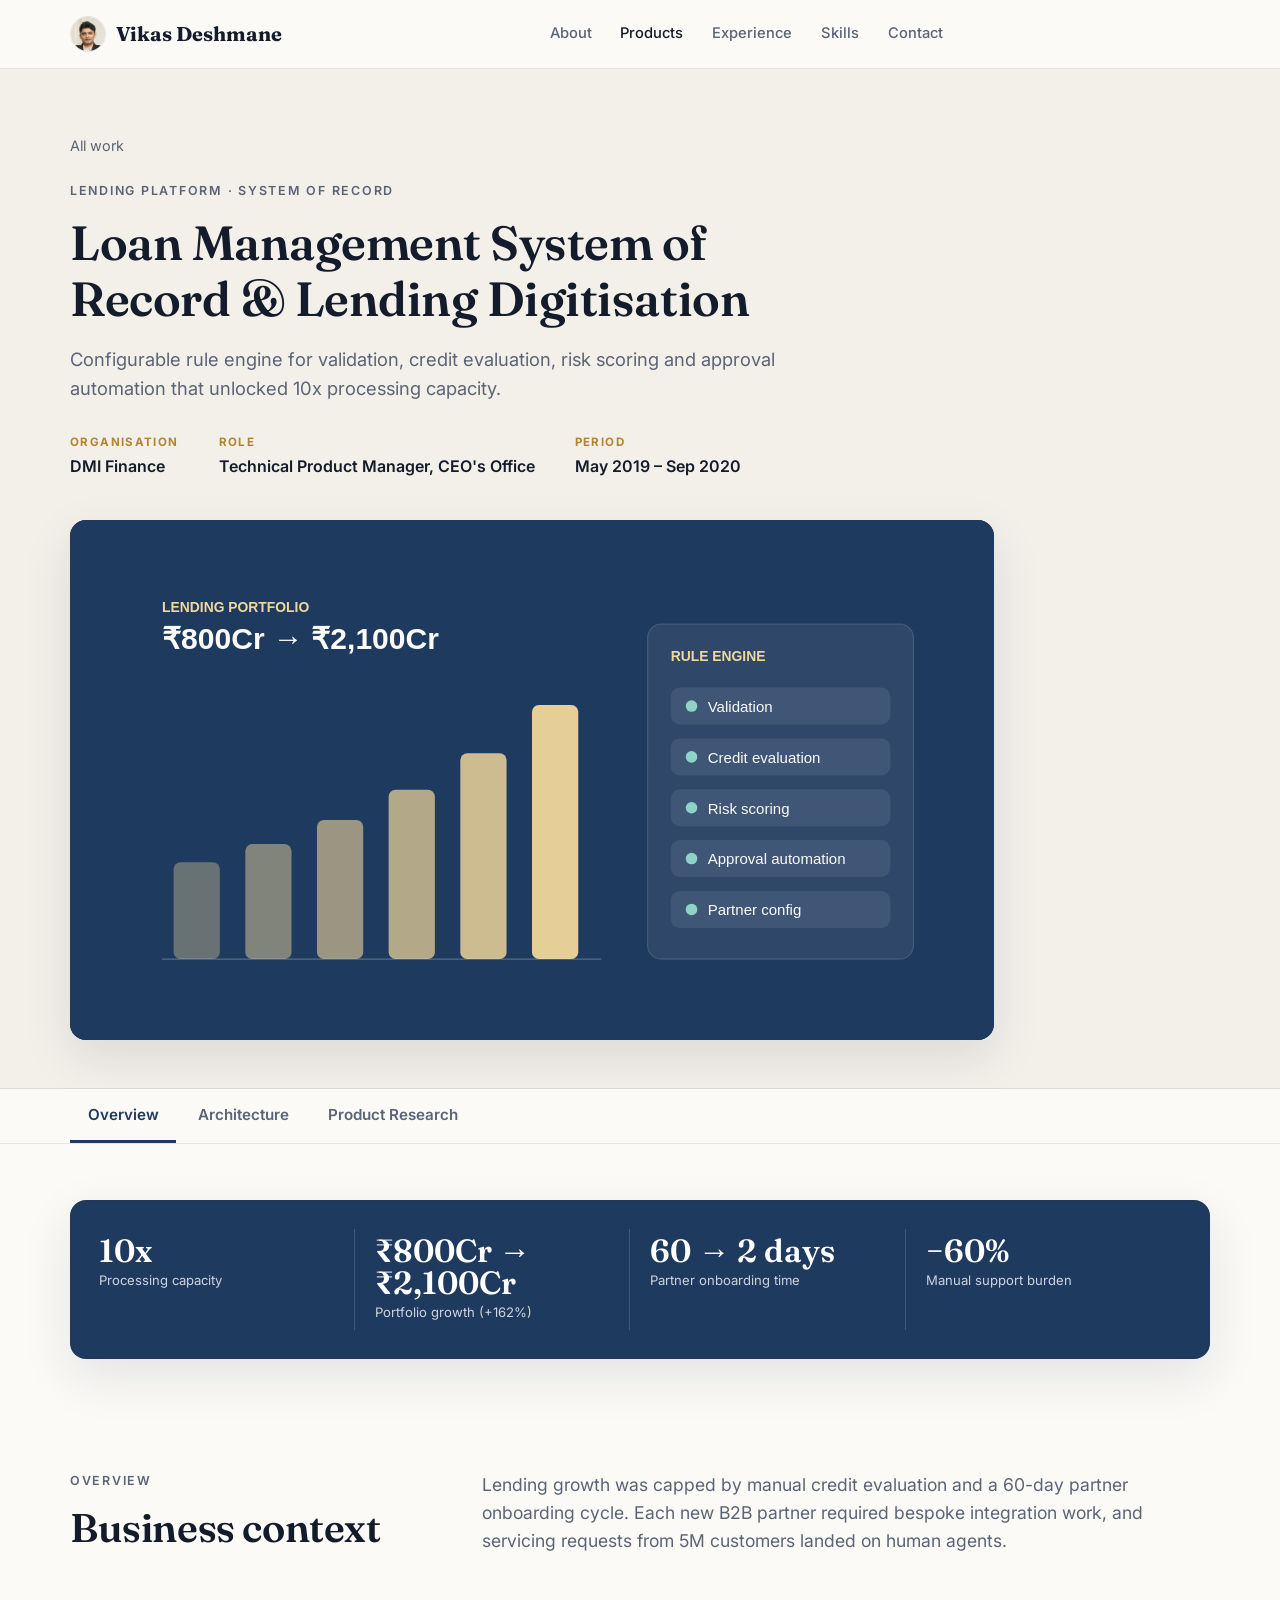
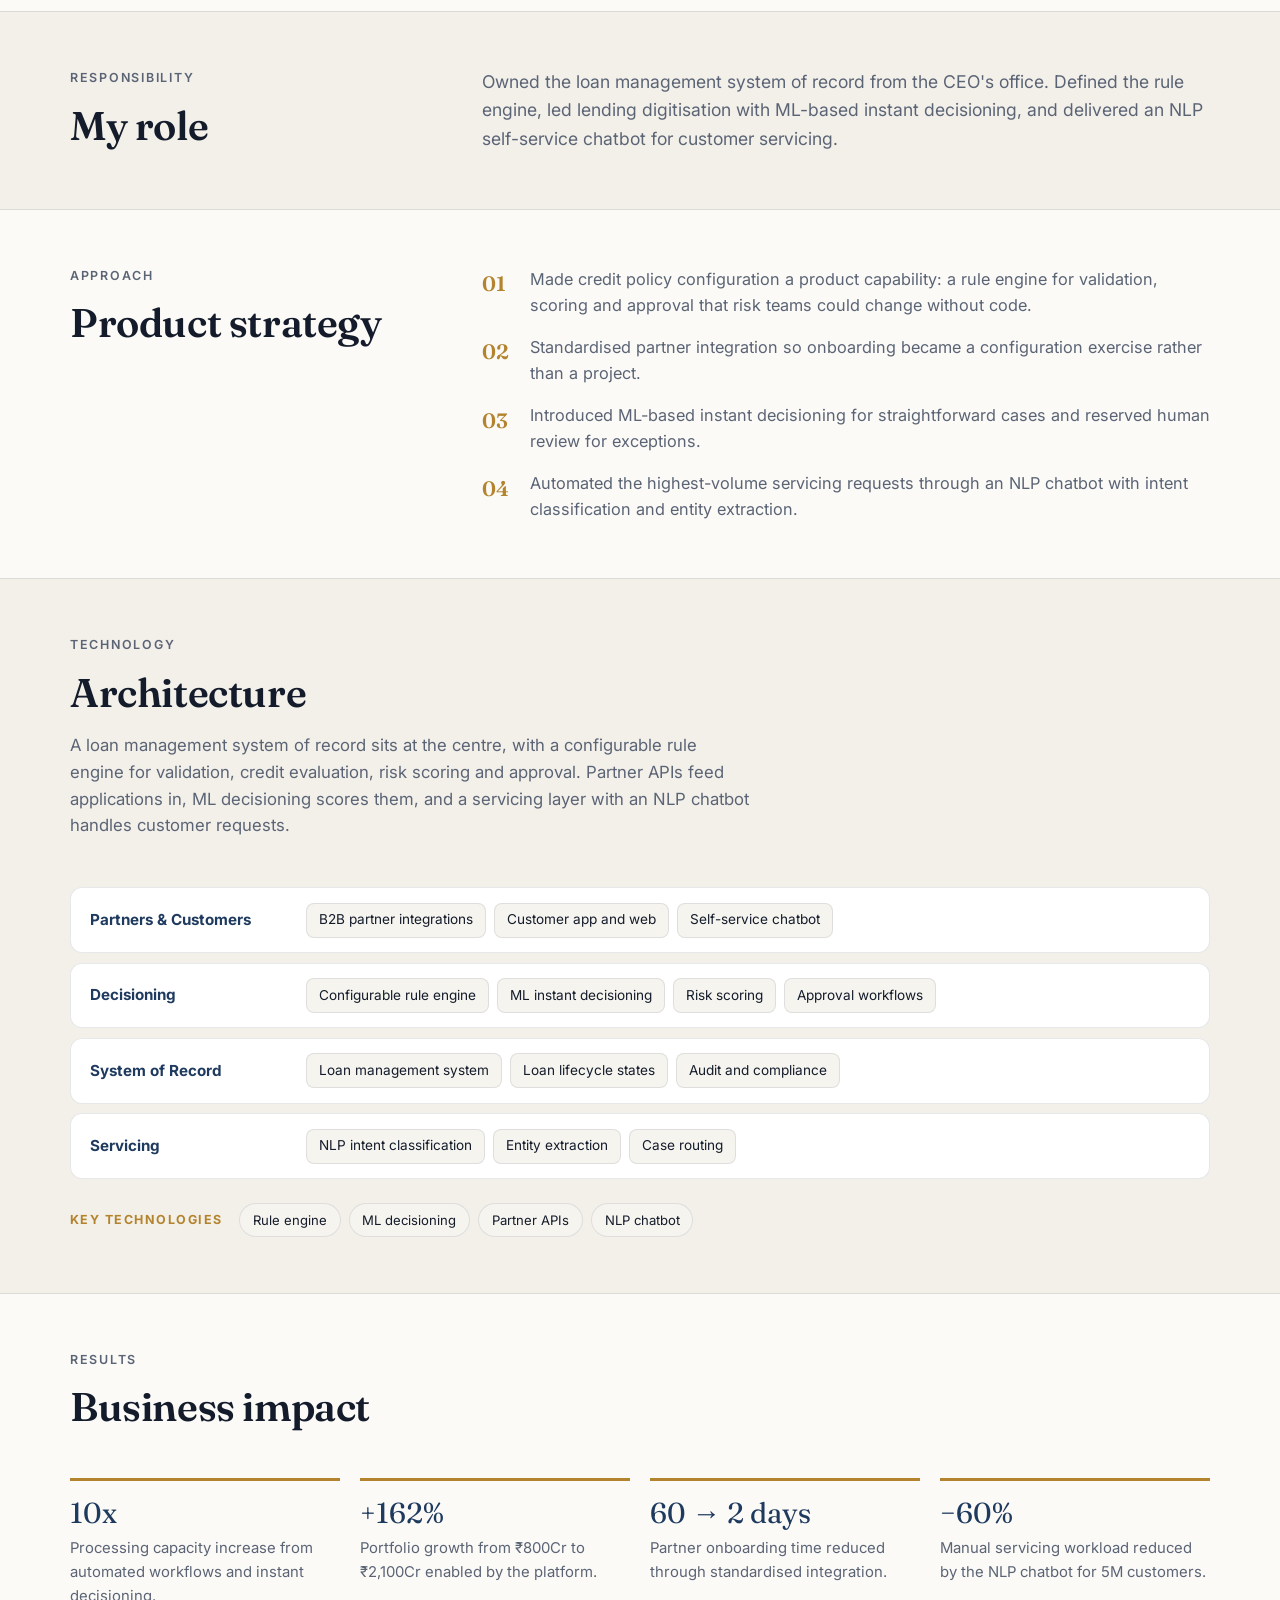
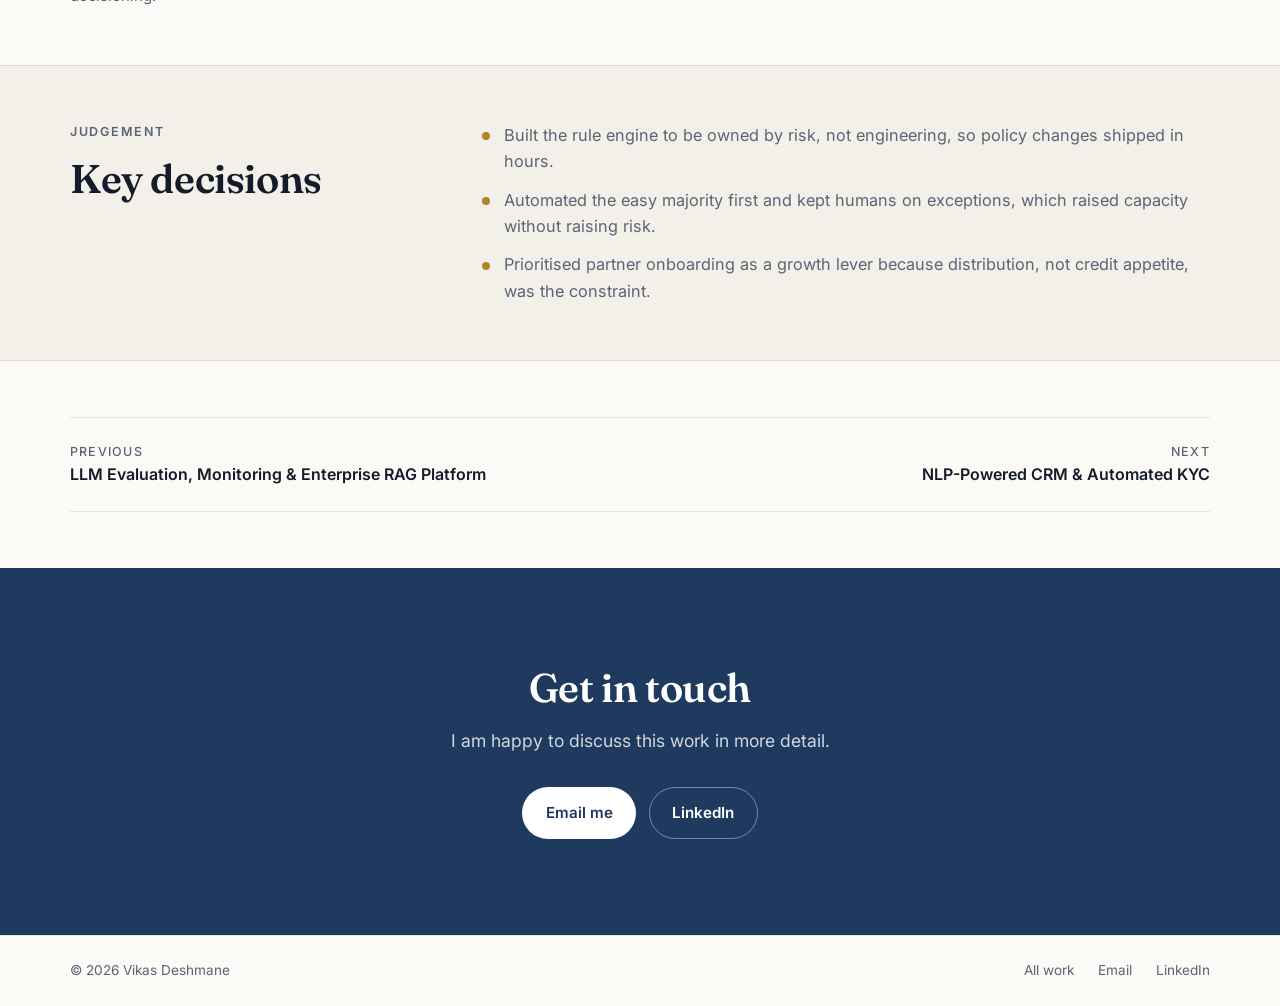
<file: products/dmi-loan-management.html>
<!DOCTYPE html>
<html lang="en">
<head>
  <meta charset="UTF-8">
  <meta name="viewport" content="width=device-width, initial-scale=1.0">
  <title>Loan Management System of Record &amp; Lending Digitisation · Vikas Deshmane</title>
  <meta name="description" content="Configurable rule engine for validation, credit evaluation, risk scoring and approval automation that unlocked 10x processing capacity.">
  <link rel="preconnect" href="https://fonts.googleapis.com">
  <link href="https://fonts.googleapis.com/css2?family=Inter:wght@400;500;600;700;800&family=Fraunces:opsz,wght@9..144,600;9..144,700&display=swap" rel="stylesheet">
  <link rel="icon" type="image/png" href="../assets/favicon.png">
  <link rel="apple-touch-icon" href="../assets/apple-touch-icon.png">
  <link rel="stylesheet" href="../styles.css?v=6">
</head>
<body>
  <header class="nav" id="top">
    <div class="container nav__inner">
      <a href="../index.html" class="nav__brand"><img src="../assets/avatar.jpg" alt="" class="nav__avatar">Vikas Deshmane</a>
      <nav class="nav__links" id="navLinks">
        <a href="../index.html#about">About</a>
        <a href="../index.html#products" class="active">Products</a>
        <a href="../index.html#experience">Experience</a>
        <a href="../index.html#skills">Skills</a>
        <a href="../index.html#contact">Contact</a>
      </nav>
      <div class="nav__actions">
        <button class="nav__toggle" id="navToggle" aria-label="Toggle menu" aria-expanded="false"><span></span><span></span><span></span></button>
      </div>
    </div>
  </header>

  <section class="phero">
    <div class="container">
      <a href="../index.html#products" class="back">All work</a>
      <p class="eyebrow">Lending Platform · System of Record</p>
      <h1 class="phero__title">Loan Management System of Record &amp; Lending Digitisation</h1>
      <p class="phero__tagline">Configurable rule engine for validation, credit evaluation, risk scoring and approval automation that unlocked 10x processing capacity.</p>
      <dl class="phero__facts">
        <div><dt>Organisation</dt><dd>DMI Finance</dd></div>
        <div><dt>Role</dt><dd>Technical Product Manager, CEO&#x27;s Office</dd></div>
        <div><dt>Period</dt><dd>May 2019 – Sep 2020</dd></div>
      </dl>
      <figure class="phero__cover"><img src="../assets/products/dmi-loan-management.svg" alt="Loan Management System of Record &amp; Lending Digitisation illustration"></figure>
    </div>
  </section>

  <nav class="tabs" id="productTabs"><div class="container tabs__inner" role="tablist"><button class="tabs__btn" role="tab" data-tab="overview" aria-selected="true">Overview</button><button class="tabs__btn" role="tab" data-tab="architecture" aria-selected="false">Architecture</button><button class="tabs__btn" role="tab" data-tab="research" aria-selected="false">Product Research</button></div></nav>
<div class="tabpanel" id="tab-overview" role="tabpanel">
  <section class="section section--tight">
    <div class="container">
      <div class="hero__card"><div class="stat-grid stat-grid--4"><div class="stat"><span class="stat__num">10x</span><span class="stat__label">Processing capacity</span></div><div class="stat"><span class="stat__num">₹800Cr → ₹2,100Cr</span><span class="stat__label">Portfolio growth (+162%)</span></div><div class="stat"><span class="stat__num">60 → 2 days</span><span class="stat__label">Partner onboarding time</span></div><div class="stat"><span class="stat__num">−60%</span><span class="stat__label">Manual support burden</span></div></div></div>
    </div>
  </section>

  <section class="section section--tight">
    <div class="container detail">
      <div class="detail__side"><p class="eyebrow">Overview</p><h2>Business context</h2></div>
      <div class="detail__main"><p class="lead-text">Lending growth was capped by manual credit evaluation and a 60-day partner onboarding cycle. Each new B2B partner required bespoke integration work, and servicing requests from 5M customers landed on human agents.</p></div>
    </div>
  </section>

  <section class="section section--tight section--alt">
    <div class="container detail">
      <div class="detail__side"><p class="eyebrow">Responsibility</p><h2>My role</h2></div>
      <div class="detail__main"><p class="lead-text">Owned the loan management system of record from the CEO&#x27;s office. Defined the rule engine, led lending digitisation with ML-based instant decisioning, and delivered an NLP self-service chatbot for customer servicing.</p></div>
    </div>
  </section>

  <section class="section section--tight">
    <div class="container detail">
      <div class="detail__side"><p class="eyebrow">Approach</p><h2>Product strategy</h2></div>
      <div class="detail__main"><ol class="numbered"><li>Made credit policy configuration a product capability: a rule engine for validation, scoring and approval that risk teams could change without code.</li><li>Standardised partner integration so onboarding became a configuration exercise rather than a project.</li><li>Introduced ML-based instant decisioning for straightforward cases and reserved human review for exceptions.</li><li>Automated the highest-volume servicing requests through an NLP chatbot with intent classification and entity extraction.</li></ol></div>
    </div>
  </section>

  <section class="section section--tight section--alt">
    <div class="container">
      <div class="section__head"><p class="eyebrow">Technology</p><h2>Architecture</h2><p class="section__sub">A loan management system of record sits at the centre, with a configurable rule engine for validation, credit evaluation, risk scoring and approval. Partner APIs feed applications in, ML decisioning scores them, and a servicing layer with an NLP chatbot handles customer requests.</p></div>
      <div class="arch"><div class="arch__layer"><div class="arch__name">Partners &amp; Customers</div><div class="arch__items"><span>B2B partner integrations</span><span>Customer app and web</span><span>Self-service chatbot</span></div></div><div class="arch__layer"><div class="arch__name">Decisioning</div><div class="arch__items"><span>Configurable rule engine</span><span>ML instant decisioning</span><span>Risk scoring</span><span>Approval workflows</span></div></div><div class="arch__layer"><div class="arch__name">System of Record</div><div class="arch__items"><span>Loan management system</span><span>Loan lifecycle states</span><span>Audit and compliance</span></div></div><div class="arch__layer"><div class="arch__name">Servicing</div><div class="arch__items"><span>NLP intent classification</span><span>Entity extraction</span><span>Case routing</span></div></div></div>
      <div class="arch__stack"><span>Key technologies</span><ul class="chips"><li>Rule engine</li><li>ML decisioning</li><li>Partner APIs</li><li>NLP chatbot</li></ul></div>
    </div>
  </section>

  <section class="section section--tight">
    <div class="container">
      <div class="section__head"><p class="eyebrow">Results</p><h2>Business impact</h2></div>
      <div class="impacts"><div class="impact"><span class="impact__value">10x</span><p>Processing capacity increase from automated workflows and instant decisioning.</p></div><div class="impact"><span class="impact__value">+162%</span><p>Portfolio growth from ₹800Cr to ₹2,100Cr enabled by the platform.</p></div><div class="impact"><span class="impact__value">60 → 2 days</span><p>Partner onboarding time reduced through standardised integration.</p></div><div class="impact"><span class="impact__value">−60%</span><p>Manual servicing workload reduced by the NLP chatbot for 5M customers.</p></div></div>
    </div>
  </section>

  <section class="section section--tight section--alt">
    <div class="container detail">
      <div class="detail__side"><p class="eyebrow">Judgement</p><h2>Key decisions</h2></div>
      <div class="detail__main"><ul class="bullets"><li>Built the rule engine to be owned by risk, not engineering, so policy changes shipped in hours.</li><li>Automated the easy majority first and kept humans on exceptions, which raised capacity without raising risk.</li><li>Prioritised partner onboarding as a growth lever because distribution, not credit appetite, was the constraint.</li></ul></div>
    </div>
  </section>

  </div>
  <div class="tabpanel" id="tab-architecture" role="tabpanel" hidden>
  <section class="section section--tight">
    <div class="container">
      <div class="section__head"><p class="eyebrow">System architecture</p><h2>End-to-end architecture</h2><p class="section__sub">A loan management system of record with a configurable rule engine at its core. Partners integrate through standard APIs, ML scores routine cases instantly, and an NLP assistant handles servicing.</p></div>
      <div class="diagram"><svg xmlns="http://www.w3.org/2000/svg" viewBox="0 0 1136 504" role="img" aria-label="End-to-end architecture diagram"><defs><marker id="arr" viewBox="0 0 10 10" refX="8" refY="5" markerWidth="7" markerHeight="7" orient="auto"><path d="M0 0L10 5L0 10z" fill="#b4832e"/></marker></defs><rect x="20" y="10" width="184" height="364" rx="16" fill="#f3f0ea" stroke="#d9dde4"/><text font-family="Inter, Segoe UI, Arial, sans-serif" font-size="11" font-weight="700" fill="#b4832e" text-anchor="middle" dominant-baseline="middle"><tspan x="112.0" y="40.0">PARTNERS AND CUSTOMERS</tspan></text><rect x="32" y="122.0" width="160" height="48" rx="10" fill="#ffffff" stroke="#d9dde4"/><text font-family="Inter, Segoe UI, Arial, sans-serif" font-size="12.5" font-weight="600" fill="#141c2b" text-anchor="middle" dominant-baseline="middle"><tspan x="112.0" y="146.0">B2B partner platforms</tspan></text><rect x="32" y="180.0" width="160" height="48" rx="10" fill="#ffffff" stroke="#d9dde4"/><text font-family="Inter, Segoe UI, Arial, sans-serif" font-size="12.5" font-weight="600" fill="#141c2b" text-anchor="middle" dominant-baseline="middle"><tspan x="112.0" y="204.0">Customer app and web</tspan></text><rect x="32" y="238.0" width="160" height="48" rx="10" fill="#ffffff" stroke="#d9dde4"/><text font-family="Inter, Segoe UI, Arial, sans-serif" font-size="12.5" font-weight="600" fill="#141c2b" text-anchor="middle" dominant-baseline="middle"><tspan x="112.0" y="262.0">Support chatbot</tspan></text><line x1="208" y1="192.0" x2="244" y2="192.0" stroke="#b4832e" stroke-width="2.5" marker-end="url(#arr)"/><rect x="248" y="10" width="184" height="364" rx="16" fill="#f3f0ea" stroke="#d9dde4"/><text font-family="Inter, Segoe UI, Arial, sans-serif" font-size="11" font-weight="700" fill="#b4832e" text-anchor="middle" dominant-baseline="middle"><tspan x="340.0" y="40.0">INTEGRATION</tspan></text><rect x="260" y="122.0" width="160" height="48" rx="10" fill="#ffffff" stroke="#d9dde4"/><text font-family="Inter, Segoe UI, Arial, sans-serif" font-size="12.5" font-weight="600" fill="#141c2b" text-anchor="middle" dominant-baseline="middle"><tspan x="340.0" y="146.0">Standard partner APIs</tspan></text><rect x="260" y="180.0" width="160" height="48" rx="10" fill="#ffffff" stroke="#d9dde4"/><text font-family="Inter, Segoe UI, Arial, sans-serif" font-size="12.5" font-weight="600" fill="#141c2b" text-anchor="middle" dominant-baseline="middle"><tspan x="340.0" y="204.0">Partner configuration</tspan></text><rect x="260" y="238.0" width="160" height="48" rx="10" fill="#ffffff" stroke="#d9dde4"/><text font-family="Inter, Segoe UI, Arial, sans-serif" font-size="12.5" font-weight="600" fill="#141c2b" text-anchor="middle" dominant-baseline="middle"><tspan x="340.0" y="262.0">Document intake</tspan></text><line x1="436" y1="192.0" x2="472" y2="192.0" stroke="#b4832e" stroke-width="2.5" marker-end="url(#arr)"/><rect x="476" y="10" width="184" height="364" rx="16" fill="#1f3a5f" stroke="#1f3a5f"/><text font-family="Inter, Segoe UI, Arial, sans-serif" font-size="11" font-weight="700" fill="#f0d79a" text-anchor="middle" dominant-baseline="middle"><tspan x="568.0" y="40.0">DECISION ENGINE</tspan></text><rect x="488" y="64.0" width="160" height="48" rx="10" fill="#2b4d7c" stroke="#4a6a95"/><text font-family="Inter, Segoe UI, Arial, sans-serif" font-size="12.5" font-weight="600" fill="#ffffff" text-anchor="middle" dominant-baseline="middle"><tspan x="568.0" y="80.5">Configurable rule</tspan><tspan x="568.0" y="95.5">engine</tspan></text><rect x="488" y="122.0" width="160" height="48" rx="10" fill="#2b4d7c" stroke="#4a6a95"/><text font-family="Inter, Segoe UI, Arial, sans-serif" font-size="12.5" font-weight="600" fill="#ffffff" text-anchor="middle" dominant-baseline="middle"><tspan x="568.0" y="146.0">Validation rules</tspan></text><rect x="488" y="180.0" width="160" height="48" rx="10" fill="#2b4d7c" stroke="#4a6a95"/><text font-family="Inter, Segoe UI, Arial, sans-serif" font-size="12.5" font-weight="600" fill="#ffffff" text-anchor="middle" dominant-baseline="middle"><tspan x="568.0" y="204.0">Risk scoring</tspan></text><rect x="488" y="238.0" width="160" height="48" rx="10" fill="#2b4d7c" stroke="#4a6a95"/><text font-family="Inter, Segoe UI, Arial, sans-serif" font-size="12.5" font-weight="600" fill="#ffffff" text-anchor="middle" dominant-baseline="middle"><tspan x="568.0" y="262.0">ML instant decisioning</tspan></text><rect x="488" y="296.0" width="160" height="48" rx="10" fill="#2b4d7c" stroke="#4a6a95"/><text font-family="Inter, Segoe UI, Arial, sans-serif" font-size="12.5" font-weight="600" fill="#ffffff" text-anchor="middle" dominant-baseline="middle"><tspan x="568.0" y="320.0">Approval workflows</tspan></text><line x1="664" y1="192.0" x2="700" y2="192.0" stroke="#b4832e" stroke-width="2.5" marker-end="url(#arr)"/><rect x="704" y="10" width="184" height="364" rx="16" fill="#f3f0ea" stroke="#d9dde4"/><text font-family="Inter, Segoe UI, Arial, sans-serif" font-size="11" font-weight="700" fill="#b4832e" text-anchor="middle" dominant-baseline="middle"><tspan x="796.0" y="40.0">SYSTEM OF RECORD</tspan></text><rect x="716" y="122.0" width="160" height="48" rx="10" fill="#ffffff" stroke="#d9dde4"/><text font-family="Inter, Segoe UI, Arial, sans-serif" font-size="12.5" font-weight="600" fill="#141c2b" text-anchor="middle" dominant-baseline="middle"><tspan x="796.0" y="146.0">Loan management system</tspan></text><rect x="716" y="180.0" width="160" height="48" rx="10" fill="#ffffff" stroke="#d9dde4"/><text font-family="Inter, Segoe UI, Arial, sans-serif" font-size="12.5" font-weight="600" fill="#141c2b" text-anchor="middle" dominant-baseline="middle"><tspan x="796.0" y="204.0">Loan lifecycle states</tspan></text><rect x="716" y="238.0" width="160" height="48" rx="10" fill="#ffffff" stroke="#d9dde4"/><text font-family="Inter, Segoe UI, Arial, sans-serif" font-size="12.5" font-weight="600" fill="#141c2b" text-anchor="middle" dominant-baseline="middle"><tspan x="796.0" y="254.5">Audit and compliance</tspan><tspan x="796.0" y="269.5">log</tspan></text><line x1="892" y1="192.0" x2="928" y2="192.0" stroke="#b4832e" stroke-width="2.5" marker-end="url(#arr)"/><rect x="932" y="10" width="184" height="364" rx="16" fill="#f3f0ea" stroke="#d9dde4"/><text font-family="Inter, Segoe UI, Arial, sans-serif" font-size="11" font-weight="700" fill="#b4832e" text-anchor="middle" dominant-baseline="middle"><tspan x="1024.0" y="40.0">SERVICING</tspan></text><rect x="944" y="93.0" width="160" height="48" rx="10" fill="#ffffff" stroke="#d9dde4"/><text font-family="Inter, Segoe UI, Arial, sans-serif" font-size="12.5" font-weight="600" fill="#141c2b" text-anchor="middle" dominant-baseline="middle"><tspan x="1024.0" y="109.5">NLP intent</tspan><tspan x="1024.0" y="124.5">classification</tspan></text><rect x="944" y="151.0" width="160" height="48" rx="10" fill="#ffffff" stroke="#d9dde4"/><text font-family="Inter, Segoe UI, Arial, sans-serif" font-size="12.5" font-weight="600" fill="#141c2b" text-anchor="middle" dominant-baseline="middle"><tspan x="1024.0" y="175.0">Entity extraction</tspan></text><rect x="944" y="209.0" width="160" height="48" rx="10" fill="#ffffff" stroke="#d9dde4"/><text font-family="Inter, Segoe UI, Arial, sans-serif" font-size="12.5" font-weight="600" fill="#141c2b" text-anchor="middle" dominant-baseline="middle"><tspan x="1024.0" y="233.0">Case routing</tspan></text><rect x="944" y="267.0" width="160" height="48" rx="10" fill="#ffffff" stroke="#d9dde4"/><text font-family="Inter, Segoe UI, Arial, sans-serif" font-size="12.5" font-weight="600" fill="#141c2b" text-anchor="middle" dominant-baseline="middle"><tspan x="1024.0" y="283.5">Repayment and</tspan><tspan x="1024.0" y="298.5">statements</tspan></text><text font-family="Inter, Segoe UI, Arial, sans-serif" font-size="11" font-weight="700" fill="#b4832e" text-anchor="start" dominant-baseline="middle"><tspan x="20" y="390.0">CROSS-CUTTING CONTROLS</tspan></text><rect x="20.0" y="404" width="265.0" height="76" rx="12" fill="#ffffff" stroke="#d9dde4"/><rect x="20.0" y="404" width="5" height="76" rx="2" fill="#b4832e"/><text font-family="Inter, Segoe UI, Arial, sans-serif" font-size="13" font-weight="700" fill="#1f3a5f" text-anchor="start" dominant-baseline="middle"><tspan x="38.0" y="426.0">Policy control</tspan></text><text font-family="Inter, Segoe UI, Arial, sans-serif" font-size="11.5" font-weight="500" fill="#5b6475" text-anchor="start" dominant-baseline="middle"><tspan x="38.0" y="446.5">Risk teams change rules without code</tspan><tspan x="38.0" y="461.5">releases</tspan></text><rect x="297.0" y="404" width="265.0" height="76" rx="12" fill="#ffffff" stroke="#d9dde4"/><rect x="297.0" y="404" width="5" height="76" rx="2" fill="#b4832e"/><text font-family="Inter, Segoe UI, Arial, sans-serif" font-size="13" font-weight="700" fill="#1f3a5f" text-anchor="start" dominant-baseline="middle"><tspan x="315.0" y="426.0">Compliance</tspan></text><text font-family="Inter, Segoe UI, Arial, sans-serif" font-size="11.5" font-weight="500" fill="#5b6475" text-anchor="start" dominant-baseline="middle"><tspan x="315.0" y="454.0">Full audit trail of every decision</tspan></text><rect x="574.0" y="404" width="265.0" height="76" rx="12" fill="#ffffff" stroke="#d9dde4"/><rect x="574.0" y="404" width="5" height="76" rx="2" fill="#b4832e"/><text font-family="Inter, Segoe UI, Arial, sans-serif" font-size="13" font-weight="700" fill="#1f3a5f" text-anchor="start" dominant-baseline="middle"><tspan x="592.0" y="426.0">Scale</tspan></text><text font-family="Inter, Segoe UI, Arial, sans-serif" font-size="11.5" font-weight="500" fill="#5b6475" text-anchor="start" dominant-baseline="middle"><tspan x="592.0" y="446.5">10x processing capacity through</tspan><tspan x="592.0" y="461.5">automation</tspan></text><rect x="851.0" y="404" width="265.0" height="76" rx="12" fill="#ffffff" stroke="#d9dde4"/><rect x="851.0" y="404" width="5" height="76" rx="2" fill="#b4832e"/><text font-family="Inter, Segoe UI, Arial, sans-serif" font-size="13" font-weight="700" fill="#1f3a5f" text-anchor="start" dominant-baseline="middle"><tspan x="869.0" y="426.0">Exceptions</tspan></text><text font-family="Inter, Segoe UI, Arial, sans-serif" font-size="11.5" font-weight="500" fill="#5b6475" text-anchor="start" dominant-baseline="middle"><tspan x="869.0" y="454.0">Humans review only non-routine cases</tspan></text></svg></div>
      
    </div>
  </section>
  <section class="section section--tight section--alt">
    <div class="container detail">
      <div class="detail__side"><p class="eyebrow">Request lifecycle</p><h2>Request lifecycle</h2></div>
      <div class="detail__main"><ol class="numbered"><li>Onboard: a new partner is configured, not coded, which cut onboarding from 60 days to 2.</li><li>Apply: applications arrive through standard partner APIs with documents attached.</li><li>Validate: the rule engine checks eligibility and completeness using partner-specific rules.</li><li>Score: risk scoring and ML decisioning approve routine cases instantly.</li><li>Review: exceptions route to credit analysts with the reasons attached.</li><li>Book: approved loans are written to the system of record with a full audit trail.</li><li>Service: the NLP chatbot resolves common requests and routes the rest, cutting manual support by 60%.</li></ol></div>
    </div>
  </section>
  <section class="section section--tight">
    <div class="container">
      <div class="section__head"><p class="eyebrow">Component roster</p><h2>Components and guardrails</h2></div>
      <div class="table-wrap"><table class="agents">
        <thead><tr><th>Component</th><th>Responsibility</th><th>Guardrail</th></tr></thead>
        <tbody><tr><td><strong>Rule engine</strong></td><td>Runs validation, credit and approval rules</td><td>Versioned rules owned by risk</td></tr><tr><td><strong>ML decisioning</strong></td><td>Approves routine applications instantly</td><td>Confidence thresholds, exception routing</td></tr><tr><td><strong>Partner configuration</strong></td><td>Onboards partners without code</td><td>Templates and approval workflow</td></tr><tr><td><strong>System of record</strong></td><td>Holds every loan and its state</td><td>Audit log, reconciliation</td></tr><tr><td><strong>Servicing chatbot</strong></td><td>Answers common customer requests</td><td>Hand-off to agents on low confidence</td></tr></tbody>
      </table></div>
    </div>
  </section>
</div>
<div class="tabpanel" id="tab-research" role="tabpanel" hidden>
  <section class="section section--tight">
    <div class="container">
      <div class="section__head"><p class="eyebrow">Discovery</p><h2>Product research</h2><p class="section__sub">Discovery mapped the partner onboarding process and the credit operations workflow end to end to find what actually limited growth.</p></div>
      <div class="arch__stack"><span>Research methods</span><ul class="chips"><li>Partner onboarding process mapping</li><li>Credit operations time-and-motion study</li><li>Partner interviews</li><li>Support ticket analysis</li></ul></div>
    </div>
  </section>
  <section class="section section--tight section--alt">
    <div class="container">
      <div class="section__head"><p class="eyebrow">Users</p><h2>Personas</h2></div>
      <div class="personas">
        <article class="persona">
          <header><span class="persona__avatar">PI</span><div><h4>Partner integration lead</h4><span class="persona__type">B2B partner</span></div></header>
          <p class="persona__about">Brings a fintech or merchant partner onto the lending platform.</p>
          <div class="persona__cols">
            <div><h5>Goals</h5><ul><li>Go live in days, not months</li></ul></div>
            <div><h5>Pain points</h5><ul><li>Bespoke integration for every partner</li></ul></div>
          </div>
          <p class="persona__needs"><strong>Needs:</strong> Standard APIs and configuration-based onboarding.</p>
        </article>
        <article class="persona">
          <header><span class="persona__avatar">CA</span><div><h4>Credit analyst</h4><span class="persona__type">Internal · operator</span></div></header>
          <p class="persona__about">Reviews and approves loan applications.</p>
          <div class="persona__cols">
            <div><h5>Goals</h5><ul><li>Clear the queue</li><li>Make consistent decisions</li></ul></div>
            <div><h5>Pain points</h5><ul><li>Manual checks on simple cases</li></ul></div>
          </div>
          <p class="persona__needs"><strong>Needs:</strong> Automation for routine cases, focus on exceptions.</p>
        </article>
        <article class="persona">
          <header><span class="persona__avatar">RH</span><div><h4>Risk head</h4><span class="persona__type">Internal · policy owner</span></div></header>
          <p class="persona__about">Sets credit policy.</p>
          <div class="persona__cols">
            <div><h5>Goals</h5><ul><li>Change rules quickly and safely</li></ul></div>
            <div><h5>Pain points</h5><ul><li>Engineering releases for every rule change</li></ul></div>
          </div>
          <p class="persona__needs"><strong>Needs:</strong> A rule engine risk teams can own.</p>
        </article>
        <article class="persona persona--end">
          <header><span class="persona__avatar">B</span><div><h4>Borrower</h4><span class="persona__type">End customer</span></div></header>
          <p class="persona__about">Applies for a loan through a partner.</p>
          <div class="persona__cols">
            <div><h5>Goals</h5><ul><li>Instant decision</li><li>Simple servicing</li></ul></div>
            <div><h5>Pain points</h5><ul><li>Waiting days</li><li>Calling support for basic requests</li></ul></div>
          </div>
          <p class="persona__needs"><strong>Needs:</strong> Instant decisions and self-service support.</p>
        </article>
      </div>
    </div>
  </section>
  <section class="section section--tight">
    <div class="container">
      <div class="section__head"><p class="eyebrow">Insights to decisions</p><h2>Insights and decisions</h2></div>
      <div class="insights"><div class="insight"><p class="insight__q">Most onboarding delay was configuration and paperwork, not code.</p><p class="insight__a"><span>Product decision</span>Standardised partner configuration cut onboarding from 60 days to 2.</p></div><div class="insight"><p class="insight__q">The majority of applications were straightforward.</p><p class="insight__a"><span>Product decision</span>ML instant decisioning for routine cases, humans on exceptions.</p></div><div class="insight"><p class="insight__q">A handful of intents made up most support requests.</p><p class="insight__a"><span>Product decision</span>An NLP chatbot automated them, reducing manual load by 60%.</p></div></div>
    </div>
  </section>
</div>

  <section class="section section--tight">
    <div class="container pager"><a href="llm-quality-platform.html" class="pager__link"><small>Previous</small>LLM Evaluation, Monitoring &amp; Enterprise RAG Platform</a><a href="angel-one-servicing-ai.html" class="pager__link pager__link--next"><small>Next</small>NLP-Powered CRM &amp; Automated KYC</a></div>
  </section>

  <section class="section section--contact">
    <div class="container contact">
      <h2>Get in touch</h2>
      <p class="contact__lead">I am happy to discuss this work in more detail.</p>
      <div class="contact__links">
        <a class="btn btn--primary" href="mailto:vikasdeshmane.iiml@gmail.com">Email me</a>
        <a class="btn btn--ghost" href="https://www.linkedin.com/in/vikasdeshmane" target="_blank" rel="noopener">LinkedIn</a>
      </div>
    </div>
  </section>

  <footer class="footer">
    <div class="container footer__inner">
      <span>© <span id="year"></span> Vikas Deshmane</span>
      <nav class="footer__links">
        <a href="../index.html#products">All work</a>
        <a href="mailto:vikasdeshmane.iiml@gmail.com">Email</a>
        <a href="https://www.linkedin.com/in/vikasdeshmane" target="_blank" rel="noopener">LinkedIn</a>
      </nav>
    </div>
  </footer>
  <script src="../script.js?v=6"></script>
</body>
</html>
</file>
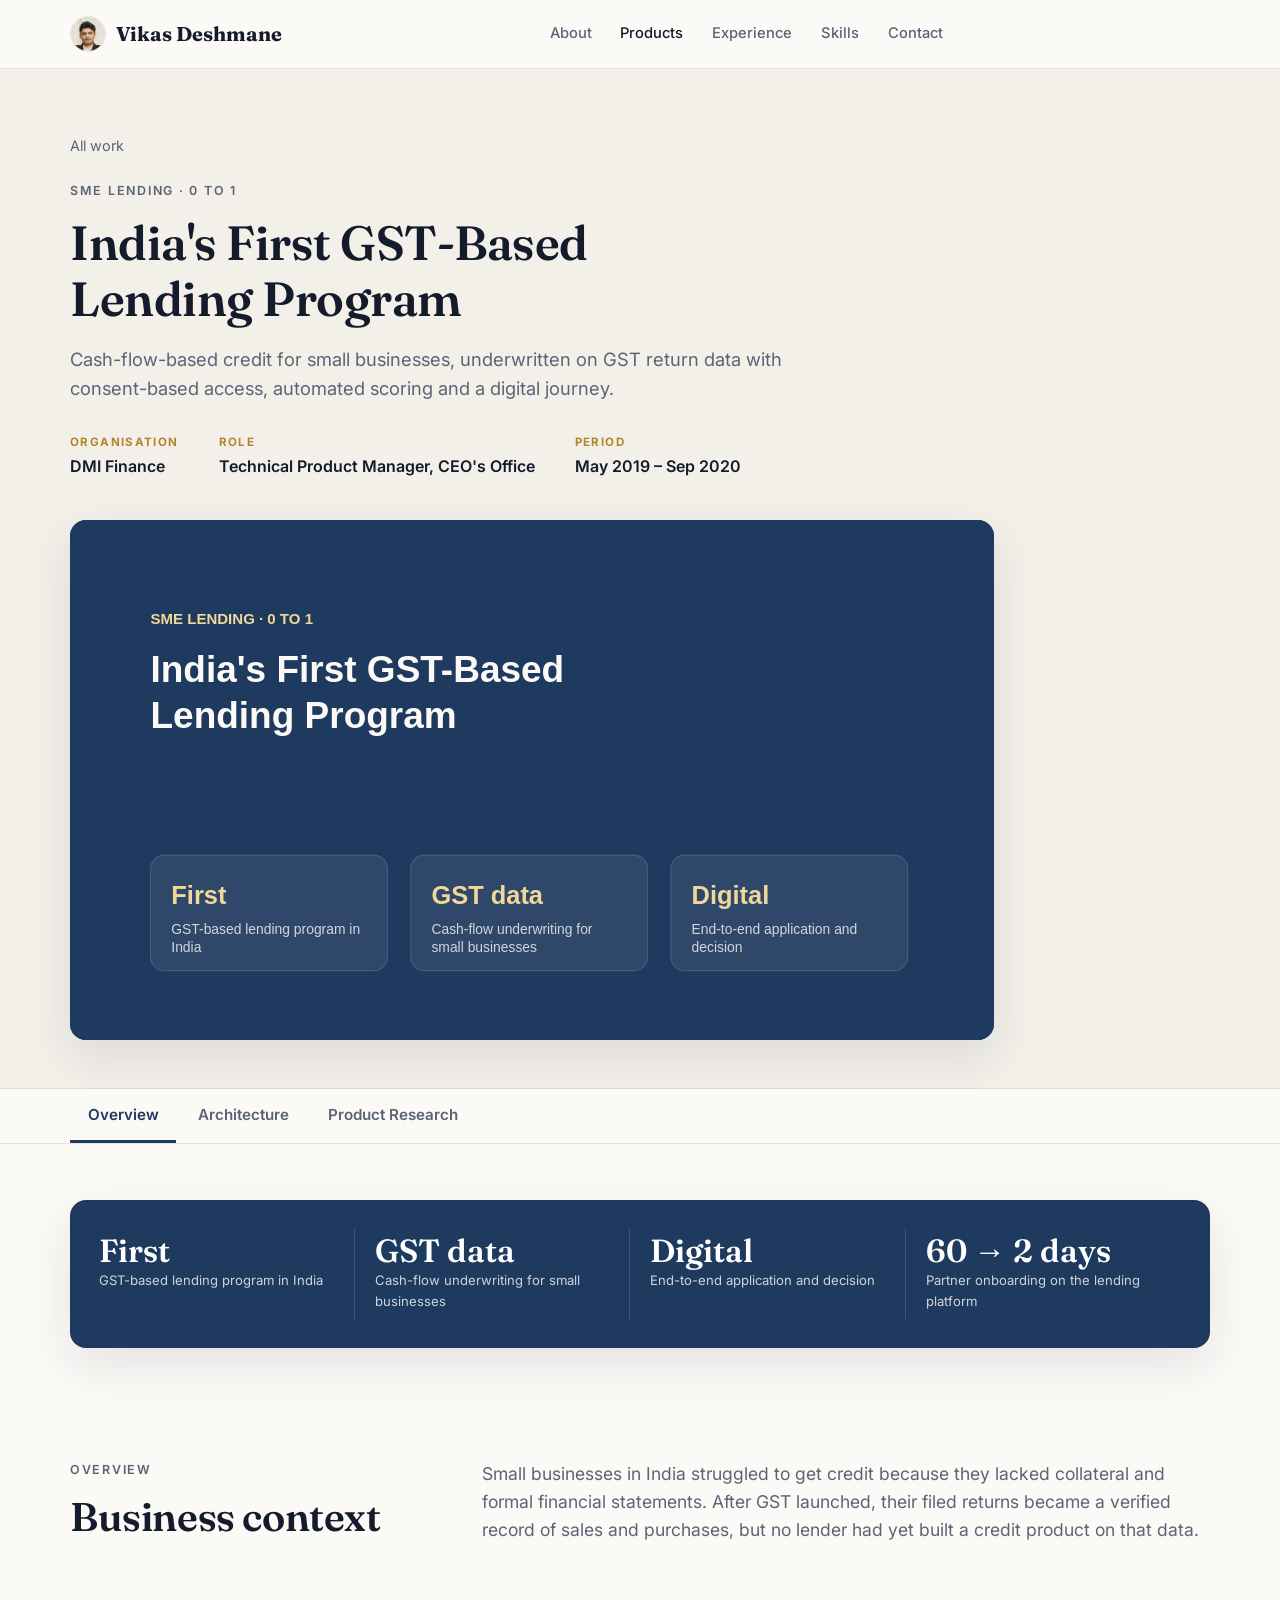
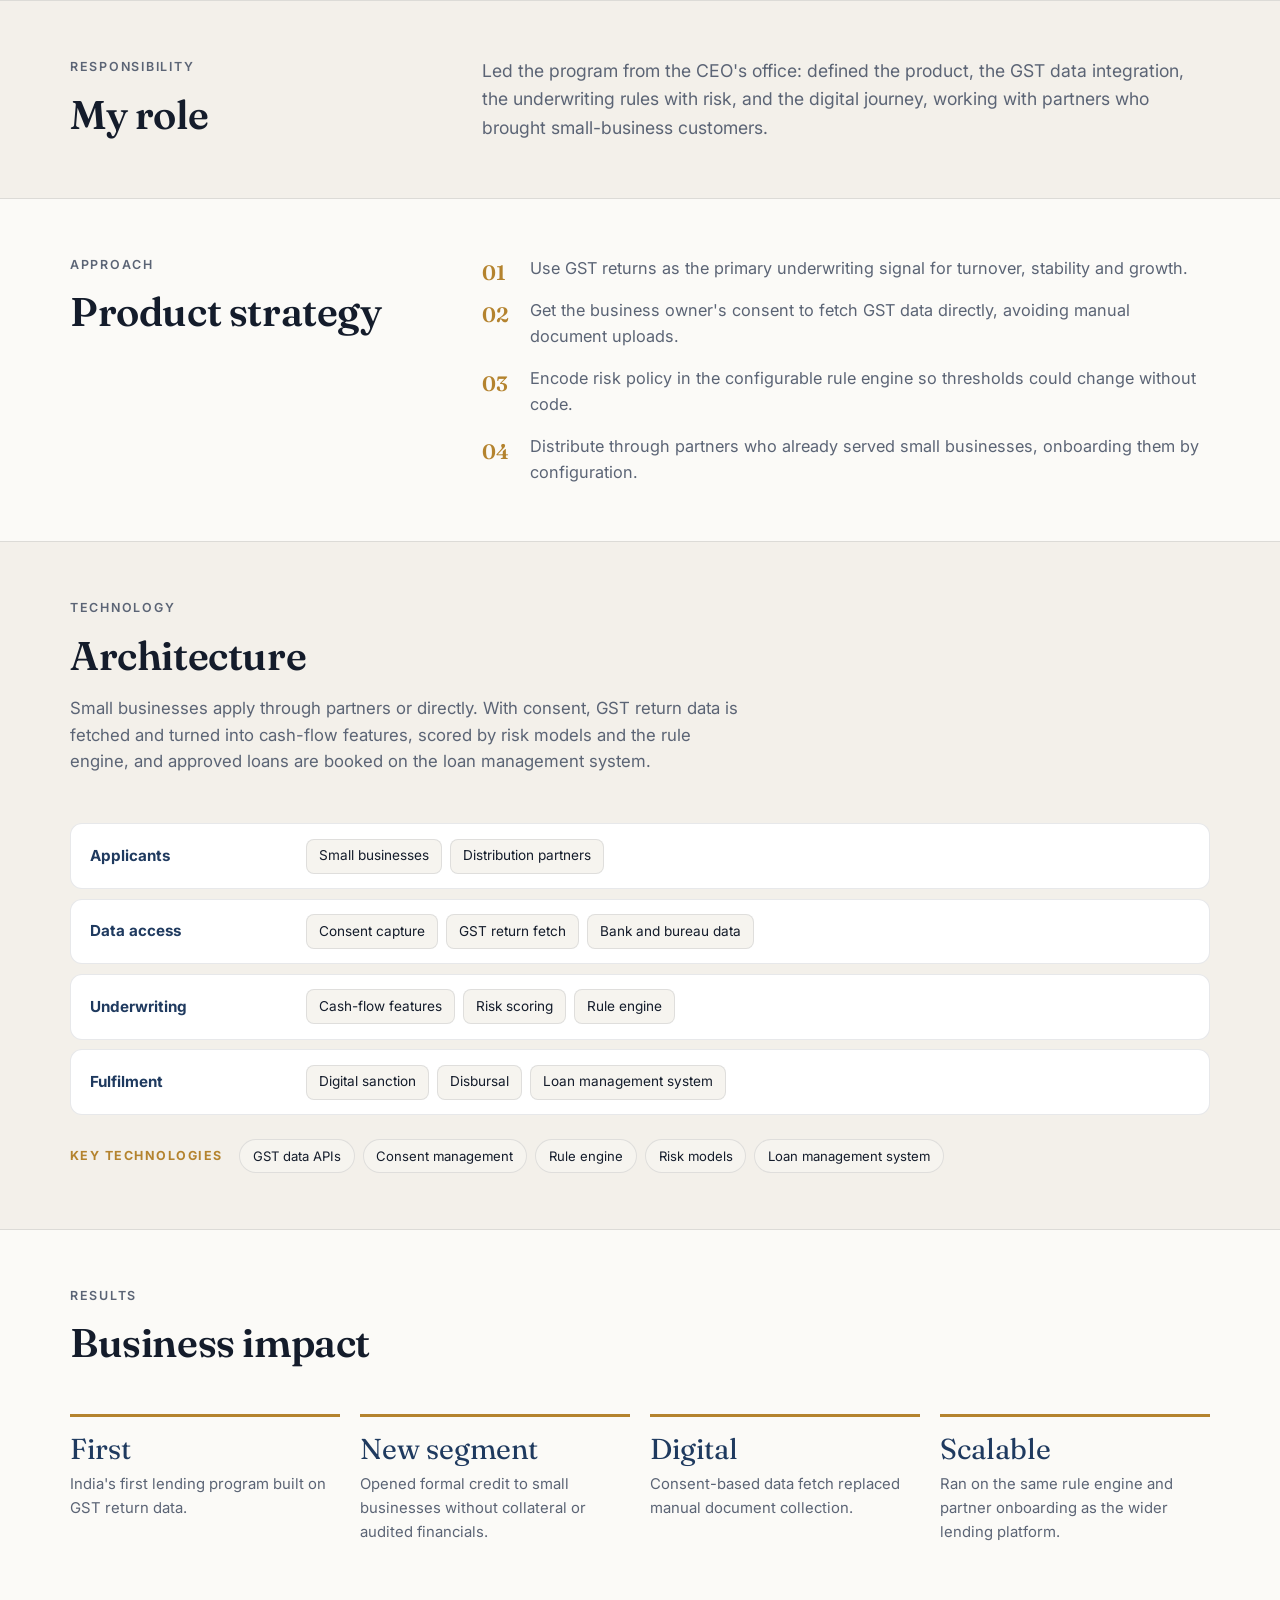
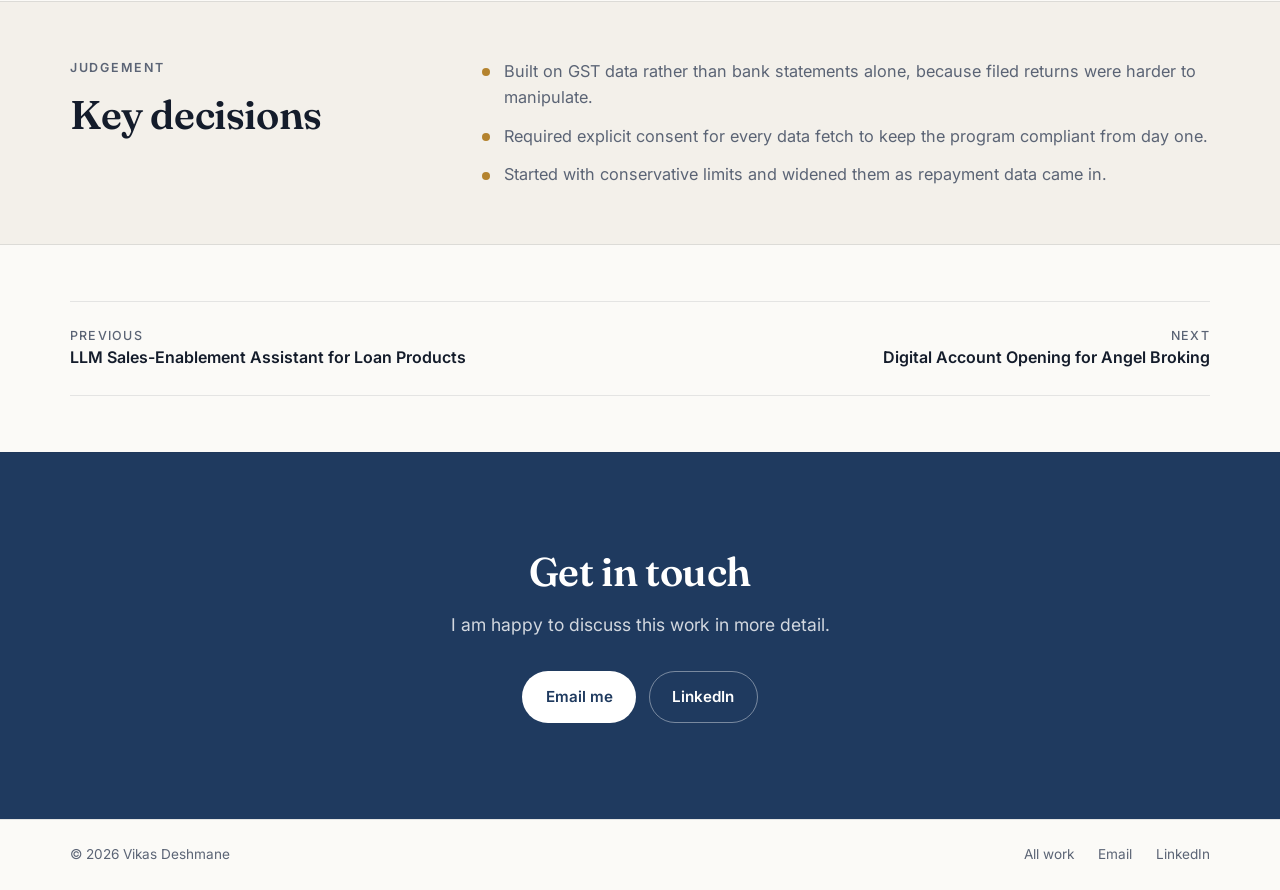
<file: products/gst-lending.html>
<!DOCTYPE html>
<html lang="en">
<head>
  <meta charset="UTF-8">
  <meta name="viewport" content="width=device-width, initial-scale=1.0">
  <title>India&#x27;s First GST-Based Lending Program · Vikas Deshmane</title>
  <meta name="description" content="Cash-flow-based credit for small businesses, underwritten on GST return data with consent-based access, automated scoring and a digital journey.">
  <link rel="preconnect" href="https://fonts.googleapis.com">
  <link href="https://fonts.googleapis.com/css2?family=Inter:wght@400;500;600;700;800&family=Fraunces:opsz,wght@9..144,600;9..144,700&display=swap" rel="stylesheet">
  <link rel="icon" type="image/png" href="../assets/favicon.png">
  <link rel="apple-touch-icon" href="../assets/apple-touch-icon.png">
  <link rel="stylesheet" href="../styles.css?v=6">
</head>
<body>
  <header class="nav" id="top">
    <div class="container nav__inner">
      <a href="../index.html" class="nav__brand"><img src="../assets/avatar.jpg" alt="" class="nav__avatar">Vikas Deshmane</a>
      <nav class="nav__links" id="navLinks">
        <a href="../index.html#about">About</a>
        <a href="../index.html#products" class="active">Products</a>
        <a href="../index.html#experience">Experience</a>
        <a href="../index.html#skills">Skills</a>
        <a href="../index.html#contact">Contact</a>
      </nav>
      <div class="nav__actions">
        <button class="nav__toggle" id="navToggle" aria-label="Toggle menu" aria-expanded="false"><span></span><span></span><span></span></button>
      </div>
    </div>
  </header>

  <section class="phero">
    <div class="container">
      <a href="../index.html#products" class="back">All work</a>
      <p class="eyebrow">SME Lending · 0 to 1</p>
      <h1 class="phero__title">India&#x27;s First GST-Based Lending Program</h1>
      <p class="phero__tagline">Cash-flow-based credit for small businesses, underwritten on GST return data with consent-based access, automated scoring and a digital journey.</p>
      <dl class="phero__facts">
        <div><dt>Organisation</dt><dd>DMI Finance</dd></div>
        <div><dt>Role</dt><dd>Technical Product Manager, CEO&#x27;s Office</dd></div>
        <div><dt>Period</dt><dd>May 2019 – Sep 2020</dd></div>
      </dl>
      <figure class="phero__cover"><img src="../assets/products/gst-lending.svg" alt="India&#x27;s First GST-Based Lending Program illustration"></figure>
    </div>
  </section>

  <nav class="tabs" id="productTabs"><div class="container tabs__inner" role="tablist"><button class="tabs__btn" role="tab" data-tab="overview" aria-selected="true">Overview</button><button class="tabs__btn" role="tab" data-tab="architecture" aria-selected="false">Architecture</button><button class="tabs__btn" role="tab" data-tab="research" aria-selected="false">Product Research</button></div></nav>
<div class="tabpanel" id="tab-overview" role="tabpanel">
  <section class="section section--tight">
    <div class="container">
      <div class="hero__card"><div class="stat-grid stat-grid--4"><div class="stat"><span class="stat__num">First</span><span class="stat__label">GST-based lending program in India</span></div><div class="stat"><span class="stat__num">GST data</span><span class="stat__label">Cash-flow underwriting for small businesses</span></div><div class="stat"><span class="stat__num">Digital</span><span class="stat__label">End-to-end application and decision</span></div><div class="stat"><span class="stat__num">60 → 2 days</span><span class="stat__label">Partner onboarding on the lending platform</span></div></div></div>
    </div>
  </section>

  <section class="section section--tight">
    <div class="container detail">
      <div class="detail__side"><p class="eyebrow">Overview</p><h2>Business context</h2></div>
      <div class="detail__main"><p class="lead-text">Small businesses in India struggled to get credit because they lacked collateral and formal financial statements. After GST launched, their filed returns became a verified record of sales and purchases, but no lender had yet built a credit product on that data.</p></div>
    </div>
  </section>

  <section class="section section--tight section--alt">
    <div class="container detail">
      <div class="detail__side"><p class="eyebrow">Responsibility</p><h2>My role</h2></div>
      <div class="detail__main"><p class="lead-text">Led the program from the CEO&#x27;s office: defined the product, the GST data integration, the underwriting rules with risk, and the digital journey, working with partners who brought small-business customers.</p></div>
    </div>
  </section>

  <section class="section section--tight">
    <div class="container detail">
      <div class="detail__side"><p class="eyebrow">Approach</p><h2>Product strategy</h2></div>
      <div class="detail__main"><ol class="numbered"><li>Use GST returns as the primary underwriting signal for turnover, stability and growth.</li><li>Get the business owner&#x27;s consent to fetch GST data directly, avoiding manual document uploads.</li><li>Encode risk policy in the configurable rule engine so thresholds could change without code.</li><li>Distribute through partners who already served small businesses, onboarding them by configuration.</li></ol></div>
    </div>
  </section>

  <section class="section section--tight section--alt">
    <div class="container">
      <div class="section__head"><p class="eyebrow">Technology</p><h2>Architecture</h2><p class="section__sub">Small businesses apply through partners or directly. With consent, GST return data is fetched and turned into cash-flow features, scored by risk models and the rule engine, and approved loans are booked on the loan management system.</p></div>
      <div class="arch"><div class="arch__layer"><div class="arch__name">Applicants</div><div class="arch__items"><span>Small businesses</span><span>Distribution partners</span></div></div><div class="arch__layer"><div class="arch__name">Data access</div><div class="arch__items"><span>Consent capture</span><span>GST return fetch</span><span>Bank and bureau data</span></div></div><div class="arch__layer"><div class="arch__name">Underwriting</div><div class="arch__items"><span>Cash-flow features</span><span>Risk scoring</span><span>Rule engine</span></div></div><div class="arch__layer"><div class="arch__name">Fulfilment</div><div class="arch__items"><span>Digital sanction</span><span>Disbursal</span><span>Loan management system</span></div></div></div>
      <div class="arch__stack"><span>Key technologies</span><ul class="chips"><li>GST data APIs</li><li>Consent management</li><li>Rule engine</li><li>Risk models</li><li>Loan management system</li></ul></div>
    </div>
  </section>

  <section class="section section--tight">
    <div class="container">
      <div class="section__head"><p class="eyebrow">Results</p><h2>Business impact</h2></div>
      <div class="impacts"><div class="impact"><span class="impact__value">First</span><p>India&#x27;s first lending program built on GST return data.</p></div><div class="impact"><span class="impact__value">New segment</span><p>Opened formal credit to small businesses without collateral or audited financials.</p></div><div class="impact"><span class="impact__value">Digital</span><p>Consent-based data fetch replaced manual document collection.</p></div><div class="impact"><span class="impact__value">Scalable</span><p>Ran on the same rule engine and partner onboarding as the wider lending platform.</p></div></div>
    </div>
  </section>

  <section class="section section--tight section--alt">
    <div class="container detail">
      <div class="detail__side"><p class="eyebrow">Judgement</p><h2>Key decisions</h2></div>
      <div class="detail__main"><ul class="bullets"><li>Built on GST data rather than bank statements alone, because filed returns were harder to manipulate.</li><li>Required explicit consent for every data fetch to keep the program compliant from day one.</li><li>Started with conservative limits and widened them as repayment data came in.</li></ul></div>
    </div>
  </section>

  </div>
  <div class="tabpanel" id="tab-architecture" role="tabpanel" hidden>
  <section class="section section--tight">
    <div class="container">
      <div class="section__head"><p class="eyebrow">System architecture</p><h2>End-to-end architecture</h2><p class="section__sub">With the business owner&#x27;s consent, GST return data is fetched and turned into cash-flow features. Risk models and the configurable rule engine decide, and approved loans are booked on the loan management system.</p></div>
      <div class="diagram"><svg xmlns="http://www.w3.org/2000/svg" viewBox="0 0 1136 446" role="img" aria-label="End-to-end architecture diagram"><defs><marker id="arr" viewBox="0 0 10 10" refX="8" refY="5" markerWidth="7" markerHeight="7" orient="auto"><path d="M0 0L10 5L0 10z" fill="#b4832e"/></marker></defs><rect x="20" y="10" width="184" height="306" rx="16" fill="#f3f0ea" stroke="#d9dde4"/><text font-family="Inter, Segoe UI, Arial, sans-serif" font-size="11" font-weight="700" fill="#b4832e" text-anchor="middle" dominant-baseline="middle"><tspan x="112.0" y="40.0">APPLICANTS</tspan></text><rect x="32" y="93.0" width="160" height="48" rx="10" fill="#ffffff" stroke="#d9dde4"/><text font-family="Inter, Segoe UI, Arial, sans-serif" font-size="12.5" font-weight="600" fill="#141c2b" text-anchor="middle" dominant-baseline="middle"><tspan x="112.0" y="117.0">Small businesses</tspan></text><rect x="32" y="151.0" width="160" height="48" rx="10" fill="#ffffff" stroke="#d9dde4"/><text font-family="Inter, Segoe UI, Arial, sans-serif" font-size="12.5" font-weight="600" fill="#141c2b" text-anchor="middle" dominant-baseline="middle"><tspan x="112.0" y="175.0">Distribution partners</tspan></text><rect x="32" y="209.0" width="160" height="48" rx="10" fill="#ffffff" stroke="#d9dde4"/><text font-family="Inter, Segoe UI, Arial, sans-serif" font-size="12.5" font-weight="600" fill="#141c2b" text-anchor="middle" dominant-baseline="middle"><tspan x="112.0" y="233.0">Relationship managers</tspan></text><line x1="208" y1="163.0" x2="244" y2="163.0" stroke="#b4832e" stroke-width="2.5" marker-end="url(#arr)"/><rect x="248" y="10" width="184" height="306" rx="16" fill="#f3f0ea" stroke="#d9dde4"/><text font-family="Inter, Segoe UI, Arial, sans-serif" font-size="11" font-weight="700" fill="#b4832e" text-anchor="middle" dominant-baseline="middle"><tspan x="340.0" y="40.0">DATA ACCESS</tspan></text><rect x="260" y="64.0" width="160" height="48" rx="10" fill="#ffffff" stroke="#d9dde4"/><text font-family="Inter, Segoe UI, Arial, sans-serif" font-size="12.5" font-weight="600" fill="#141c2b" text-anchor="middle" dominant-baseline="middle"><tspan x="340.0" y="88.0">Consent capture</tspan></text><rect x="260" y="122.0" width="160" height="48" rx="10" fill="#ffffff" stroke="#d9dde4"/><text font-family="Inter, Segoe UI, Arial, sans-serif" font-size="12.5" font-weight="600" fill="#141c2b" text-anchor="middle" dominant-baseline="middle"><tspan x="340.0" y="146.0">GST return fetch</tspan></text><rect x="260" y="180.0" width="160" height="48" rx="10" fill="#ffffff" stroke="#d9dde4"/><text font-family="Inter, Segoe UI, Arial, sans-serif" font-size="12.5" font-weight="600" fill="#141c2b" text-anchor="middle" dominant-baseline="middle"><tspan x="340.0" y="204.0">Bank statements</tspan></text><rect x="260" y="238.0" width="160" height="48" rx="10" fill="#ffffff" stroke="#d9dde4"/><text font-family="Inter, Segoe UI, Arial, sans-serif" font-size="12.5" font-weight="600" fill="#141c2b" text-anchor="middle" dominant-baseline="middle"><tspan x="340.0" y="262.0">Bureau data</tspan></text><line x1="436" y1="163.0" x2="472" y2="163.0" stroke="#b4832e" stroke-width="2.5" marker-end="url(#arr)"/><rect x="476" y="10" width="184" height="306" rx="16" fill="#1f3a5f" stroke="#1f3a5f"/><text font-family="Inter, Segoe UI, Arial, sans-serif" font-size="11" font-weight="700" fill="#f0d79a" text-anchor="middle" dominant-baseline="middle"><tspan x="568.0" y="40.0">UNDERWRITING</tspan></text><rect x="488" y="64.0" width="160" height="48" rx="10" fill="#2b4d7c" stroke="#4a6a95"/><text font-family="Inter, Segoe UI, Arial, sans-serif" font-size="12.5" font-weight="600" fill="#ffffff" text-anchor="middle" dominant-baseline="middle"><tspan x="568.0" y="88.0">Cash-flow features</tspan></text><rect x="488" y="122.0" width="160" height="48" rx="10" fill="#2b4d7c" stroke="#4a6a95"/><text font-family="Inter, Segoe UI, Arial, sans-serif" font-size="12.5" font-weight="600" fill="#ffffff" text-anchor="middle" dominant-baseline="middle"><tspan x="568.0" y="138.5">Turnover and growth</tspan><tspan x="568.0" y="153.5">signals</tspan></text><rect x="488" y="180.0" width="160" height="48" rx="10" fill="#2b4d7c" stroke="#4a6a95"/><text font-family="Inter, Segoe UI, Arial, sans-serif" font-size="12.5" font-weight="600" fill="#ffffff" text-anchor="middle" dominant-baseline="middle"><tspan x="568.0" y="204.0">Risk scoring</tspan></text><rect x="488" y="238.0" width="160" height="48" rx="10" fill="#2b4d7c" stroke="#4a6a95"/><text font-family="Inter, Segoe UI, Arial, sans-serif" font-size="12.5" font-weight="600" fill="#ffffff" text-anchor="middle" dominant-baseline="middle"><tspan x="568.0" y="262.0">Rule engine decision</tspan></text><line x1="664" y1="163.0" x2="700" y2="163.0" stroke="#b4832e" stroke-width="2.5" marker-end="url(#arr)"/><rect x="704" y="10" width="184" height="306" rx="16" fill="#f3f0ea" stroke="#d9dde4"/><text font-family="Inter, Segoe UI, Arial, sans-serif" font-size="11" font-weight="700" fill="#b4832e" text-anchor="middle" dominant-baseline="middle"><tspan x="796.0" y="40.0">FULFILMENT</tspan></text><rect x="716" y="93.0" width="160" height="48" rx="10" fill="#ffffff" stroke="#d9dde4"/><text font-family="Inter, Segoe UI, Arial, sans-serif" font-size="12.5" font-weight="600" fill="#141c2b" text-anchor="middle" dominant-baseline="middle"><tspan x="796.0" y="109.5">Digital sanction</tspan><tspan x="796.0" y="124.5">letter</tspan></text><rect x="716" y="151.0" width="160" height="48" rx="10" fill="#ffffff" stroke="#d9dde4"/><text font-family="Inter, Segoe UI, Arial, sans-serif" font-size="12.5" font-weight="600" fill="#141c2b" text-anchor="middle" dominant-baseline="middle"><tspan x="796.0" y="175.0">e-Sign and mandate</tspan></text><rect x="716" y="209.0" width="160" height="48" rx="10" fill="#ffffff" stroke="#d9dde4"/><text font-family="Inter, Segoe UI, Arial, sans-serif" font-size="12.5" font-weight="600" fill="#141c2b" text-anchor="middle" dominant-baseline="middle"><tspan x="796.0" y="233.0">Disbursal</tspan></text><line x1="892" y1="163.0" x2="928" y2="163.0" stroke="#b4832e" stroke-width="2.5" marker-end="url(#arr)"/><rect x="932" y="10" width="184" height="306" rx="16" fill="#f3f0ea" stroke="#d9dde4"/><text font-family="Inter, Segoe UI, Arial, sans-serif" font-size="11" font-weight="700" fill="#b4832e" text-anchor="middle" dominant-baseline="middle"><tspan x="1024.0" y="40.0">SERVICING</tspan></text><rect x="944" y="93.0" width="160" height="48" rx="10" fill="#ffffff" stroke="#d9dde4"/><text font-family="Inter, Segoe UI, Arial, sans-serif" font-size="12.5" font-weight="600" fill="#141c2b" text-anchor="middle" dominant-baseline="middle"><tspan x="1024.0" y="117.0">Loan management system</tspan></text><rect x="944" y="151.0" width="160" height="48" rx="10" fill="#ffffff" stroke="#d9dde4"/><text font-family="Inter, Segoe UI, Arial, sans-serif" font-size="12.5" font-weight="600" fill="#141c2b" text-anchor="middle" dominant-baseline="middle"><tspan x="1024.0" y="175.0">Repayment tracking</tspan></text><rect x="944" y="209.0" width="160" height="48" rx="10" fill="#ffffff" stroke="#d9dde4"/><text font-family="Inter, Segoe UI, Arial, sans-serif" font-size="12.5" font-weight="600" fill="#141c2b" text-anchor="middle" dominant-baseline="middle"><tspan x="1024.0" y="233.0">Portfolio monitoring</tspan></text><text font-family="Inter, Segoe UI, Arial, sans-serif" font-size="11" font-weight="700" fill="#b4832e" text-anchor="start" dominant-baseline="middle"><tspan x="20" y="332.0">CROSS-CUTTING CONTROLS</tspan></text><rect x="20.0" y="346" width="265.0" height="76" rx="12" fill="#ffffff" stroke="#d9dde4"/><rect x="20.0" y="346" width="5" height="76" rx="2" fill="#b4832e"/><text font-family="Inter, Segoe UI, Arial, sans-serif" font-size="13" font-weight="700" fill="#1f3a5f" text-anchor="start" dominant-baseline="middle"><tspan x="38.0" y="368.0">Consent</tspan></text><text font-family="Inter, Segoe UI, Arial, sans-serif" font-size="11.5" font-weight="500" fill="#5b6475" text-anchor="start" dominant-baseline="middle"><tspan x="38.0" y="388.5">Explicit, logged consent for every</tspan><tspan x="38.0" y="403.5">data pull</tspan></text><rect x="297.0" y="346" width="265.0" height="76" rx="12" fill="#ffffff" stroke="#d9dde4"/><rect x="297.0" y="346" width="5" height="76" rx="2" fill="#b4832e"/><text font-family="Inter, Segoe UI, Arial, sans-serif" font-size="13" font-weight="700" fill="#1f3a5f" text-anchor="start" dominant-baseline="middle"><tspan x="315.0" y="368.0">Policy control</tspan></text><text font-family="Inter, Segoe UI, Arial, sans-serif" font-size="11.5" font-weight="500" fill="#5b6475" text-anchor="start" dominant-baseline="middle"><tspan x="315.0" y="388.5">Risk thresholds changed in the rule</tspan><tspan x="315.0" y="403.5">engine</tspan></text><rect x="574.0" y="346" width="265.0" height="76" rx="12" fill="#ffffff" stroke="#d9dde4"/><rect x="574.0" y="346" width="5" height="76" rx="2" fill="#b4832e"/><text font-family="Inter, Segoe UI, Arial, sans-serif" font-size="13" font-weight="700" fill="#1f3a5f" text-anchor="start" dominant-baseline="middle"><tspan x="592.0" y="368.0">Conservative start</tspan></text><text font-family="Inter, Segoe UI, Arial, sans-serif" font-size="11.5" font-weight="500" fill="#5b6475" text-anchor="start" dominant-baseline="middle"><tspan x="592.0" y="388.5">Limits widened as repayment data</tspan><tspan x="592.0" y="403.5">matured</tspan></text><rect x="851.0" y="346" width="265.0" height="76" rx="12" fill="#ffffff" stroke="#d9dde4"/><rect x="851.0" y="346" width="5" height="76" rx="2" fill="#b4832e"/><text font-family="Inter, Segoe UI, Arial, sans-serif" font-size="13" font-weight="700" fill="#1f3a5f" text-anchor="start" dominant-baseline="middle"><tspan x="869.0" y="368.0">Partner scale</tspan></text><text font-family="Inter, Segoe UI, Arial, sans-serif" font-size="11.5" font-weight="500" fill="#5b6475" text-anchor="start" dominant-baseline="middle"><tspan x="869.0" y="396.0">Partners onboarded by configuration</tspan></text></svg></div>
      
    </div>
  </section>
  <section class="section section--tight section--alt">
    <div class="container detail">
      <div class="detail__side"><p class="eyebrow">Request lifecycle</p><h2>Request lifecycle</h2></div>
      <div class="detail__main"><ol class="numbered"><li>Apply: a small business applies through a partner or directly.</li><li>Consent: the owner authorises access to their GST returns.</li><li>Fetch: GST, bank and bureau data are pulled automatically.</li><li>Analyse: returns are turned into turnover, consistency and growth features.</li><li>Decide: risk models and the rule engine set approval and limit.</li><li>Disburse: sanction, e-sign and mandate happen digitally before disbursal.</li><li>Monitor: repayment and fresh GST filings feed portfolio monitoring.</li></ol></div>
    </div>
  </section>
  <section class="section section--tight">
    <div class="container">
      <div class="section__head"><p class="eyebrow">Component roster</p><h2>Components and guardrails</h2></div>
      <div class="table-wrap"><table class="agents">
        <thead><tr><th>Component</th><th>Responsibility</th><th>Guardrail</th></tr></thead>
        <tbody><tr><td><strong>Consent service</strong></td><td>Captures and logs data-access consent</td><td>No fetch without consent</td></tr><tr><td><strong>GST data connector</strong></td><td>Retrieves filed returns</td><td>Validation of completeness and dates</td></tr><tr><td><strong>Cash-flow engine</strong></td><td>Derives turnover and growth features</td><td>Outlier and gap checks</td></tr><tr><td><strong>Rule engine</strong></td><td>Applies credit policy and limits</td><td>Versioned rules owned by risk</td></tr><tr><td><strong>Loan management system</strong></td><td>Books and services the loan</td><td>Audit trail and reconciliation</td></tr></tbody>
      </table></div>
    </div>
  </section>
</div>
<div class="tabpanel" id="tab-research" role="tabpanel" hidden>
  <section class="section section--tight">
    <div class="container">
      <div class="section__head"><p class="eyebrow">Discovery</p><h2>Product research</h2><p class="section__sub">Research focused on small-business owners who were creditworthy but excluded by traditional lending.</p></div>
      <div class="arch__stack"><span>Research methods</span><ul class="chips"><li>Small-business owner interviews</li><li>Partner workshops</li><li>GST data feasibility study</li><li>Risk policy sessions</li></ul></div>
    </div>
  </section>
  <section class="section section--tight section--alt">
    <div class="container">
      <div class="section__head"><p class="eyebrow">Users</p><h2>Personas</h2></div>
      <div class="personas">
        <article class="persona persona--end">
          <header><span class="persona__avatar">ST</span><div><h4>Small trader</h4><span class="persona__type">End customer</span></div></header>
          <p class="persona__about">Runs a GST-registered trading business.</p>
          <div class="persona__cols">
            <div><h5>Goals</h5><ul><li>Working capital before peak season</li></ul></div>
            <div><h5>Pain points</h5><ul><li>No collateral</li><li>No audited financials</li></ul></div>
          </div>
          <p class="persona__needs"><strong>Needs:</strong> Credit based on actual sales.</p>
        </article>
        <article class="persona persona--end">
          <header><span class="persona__avatar">SM</span><div><h4>Small manufacturer</h4><span class="persona__type">End customer</span></div></header>
          <p class="persona__about">Supplies larger companies on credit terms.</p>
          <div class="persona__cols">
            <div><h5>Goals</h5><ul><li>Bridge payment delays</li></ul></div>
            <div><h5>Pain points</h5><ul><li>Long bank processes</li></ul></div>
          </div>
          <p class="persona__needs"><strong>Needs:</strong> Fast decisions on verified turnover.</p>
        </article>
        <article class="persona">
          <header><span class="persona__avatar">DP</span><div><h4>Distribution partner</h4><span class="persona__type">Partner</span></div></header>
          <p class="persona__about">Platform or marketplace serving small businesses.</p>
          <div class="persona__cols">
            <div><h5>Goals</h5><ul><li>Offer credit to their sellers</li></ul></div>
            <div><h5>Pain points</h5><ul><li>Complex lender integrations</li></ul></div>
          </div>
          <p class="persona__needs"><strong>Needs:</strong> Simple integration and quick onboarding.</p>
        </article>
        <article class="persona">
          <header><span class="persona__avatar">CH</span><div><h4>Credit head</h4><span class="persona__type">Internal · risk</span></div></header>
          <p class="persona__about">Owns SME credit policy.</p>
          <div class="persona__cols">
            <div><h5>Goals</h5><ul><li>Lend safely to a new segment</li></ul></div>
            <div><h5>Pain points</h5><ul><li>No track record for GST-based lending</li></ul></div>
          </div>
          <p class="persona__needs"><strong>Needs:</strong> Clear signals and the ability to tune policy fast.</p>
        </article>
      </div>
    </div>
  </section>
  <section class="section section--tight">
    <div class="container">
      <div class="section__head"><p class="eyebrow">Insights to decisions</p><h2>Insights and decisions</h2></div>
      <div class="insights"><div class="insight"><p class="insight__q">Filed GST returns gave a verified view of sales that bank statements alone did not.</p><p class="insight__a"><span>Product decision</span>GST returns became the primary underwriting signal.</p></div><div class="insight"><p class="insight__q">Owners abandoned when asked for piles of documents.</p><p class="insight__a"><span>Product decision</span>Consent-based data fetch instead of uploads.</p></div><div class="insight"><p class="insight__q">Risk needed to learn quickly on a brand-new segment.</p><p class="insight__a"><span>Product decision</span>Conservative launch limits, tuned in the rule engine as data arrived.</p></div></div>
    </div>
  </section>
</div>

  <section class="section section--tight">
    <div class="container pager"><a href="loan-sales-assistant.html" class="pager__link"><small>Previous</small>LLM Sales-Enablement Assistant for Loan Products</a><a href="angel-broking-onboarding.html" class="pager__link pager__link--next"><small>Next</small>Digital Account Opening for Angel Broking</a></div>
  </section>

  <section class="section section--contact">
    <div class="container contact">
      <h2>Get in touch</h2>
      <p class="contact__lead">I am happy to discuss this work in more detail.</p>
      <div class="contact__links">
        <a class="btn btn--primary" href="mailto:vikasdeshmane.iiml@gmail.com">Email me</a>
        <a class="btn btn--ghost" href="https://www.linkedin.com/in/vikasdeshmane" target="_blank" rel="noopener">LinkedIn</a>
      </div>
    </div>
  </section>

  <footer class="footer">
    <div class="container footer__inner">
      <span>© <span id="year"></span> Vikas Deshmane</span>
      <nav class="footer__links">
        <a href="../index.html#products">All work</a>
        <a href="mailto:vikasdeshmane.iiml@gmail.com">Email</a>
        <a href="https://www.linkedin.com/in/vikasdeshmane" target="_blank" rel="noopener">LinkedIn</a>
      </nav>
    </div>
  </footer>
  <script src="../script.js?v=6"></script>
</body>
</html>
</file>
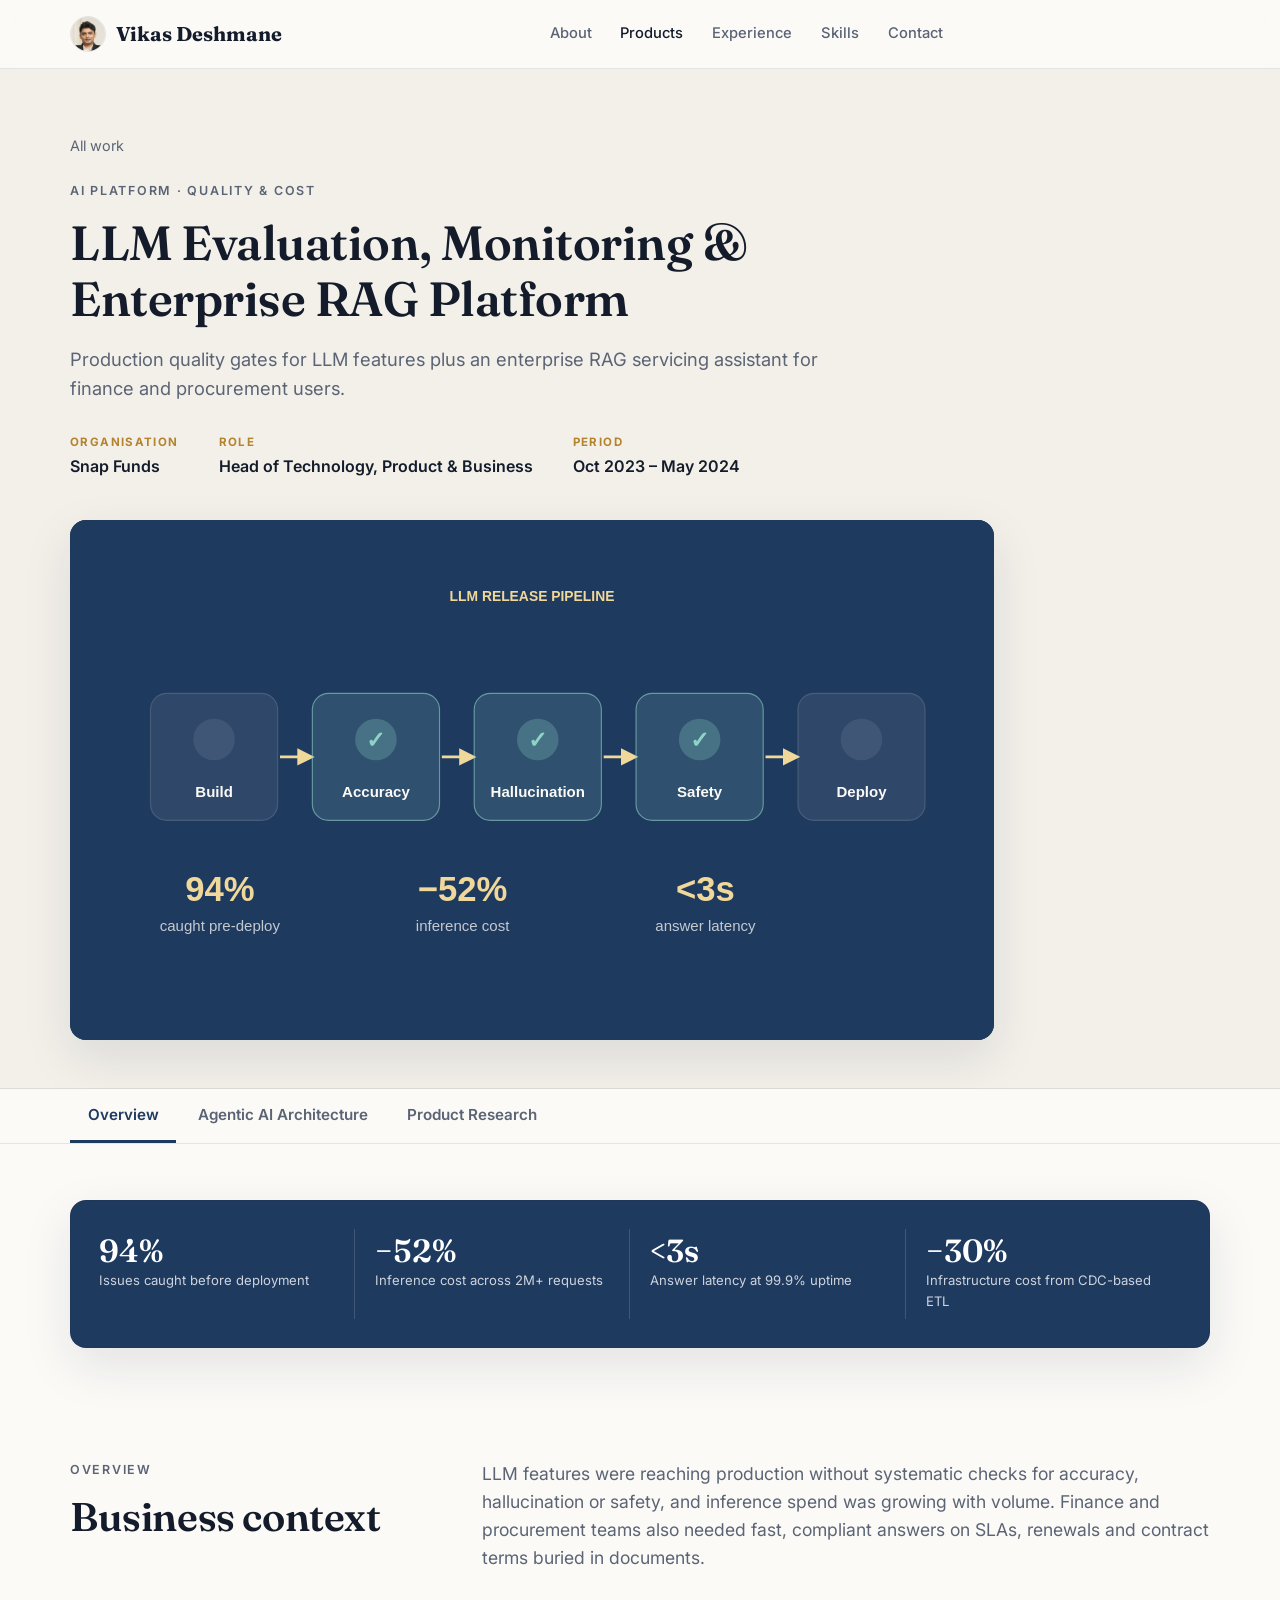
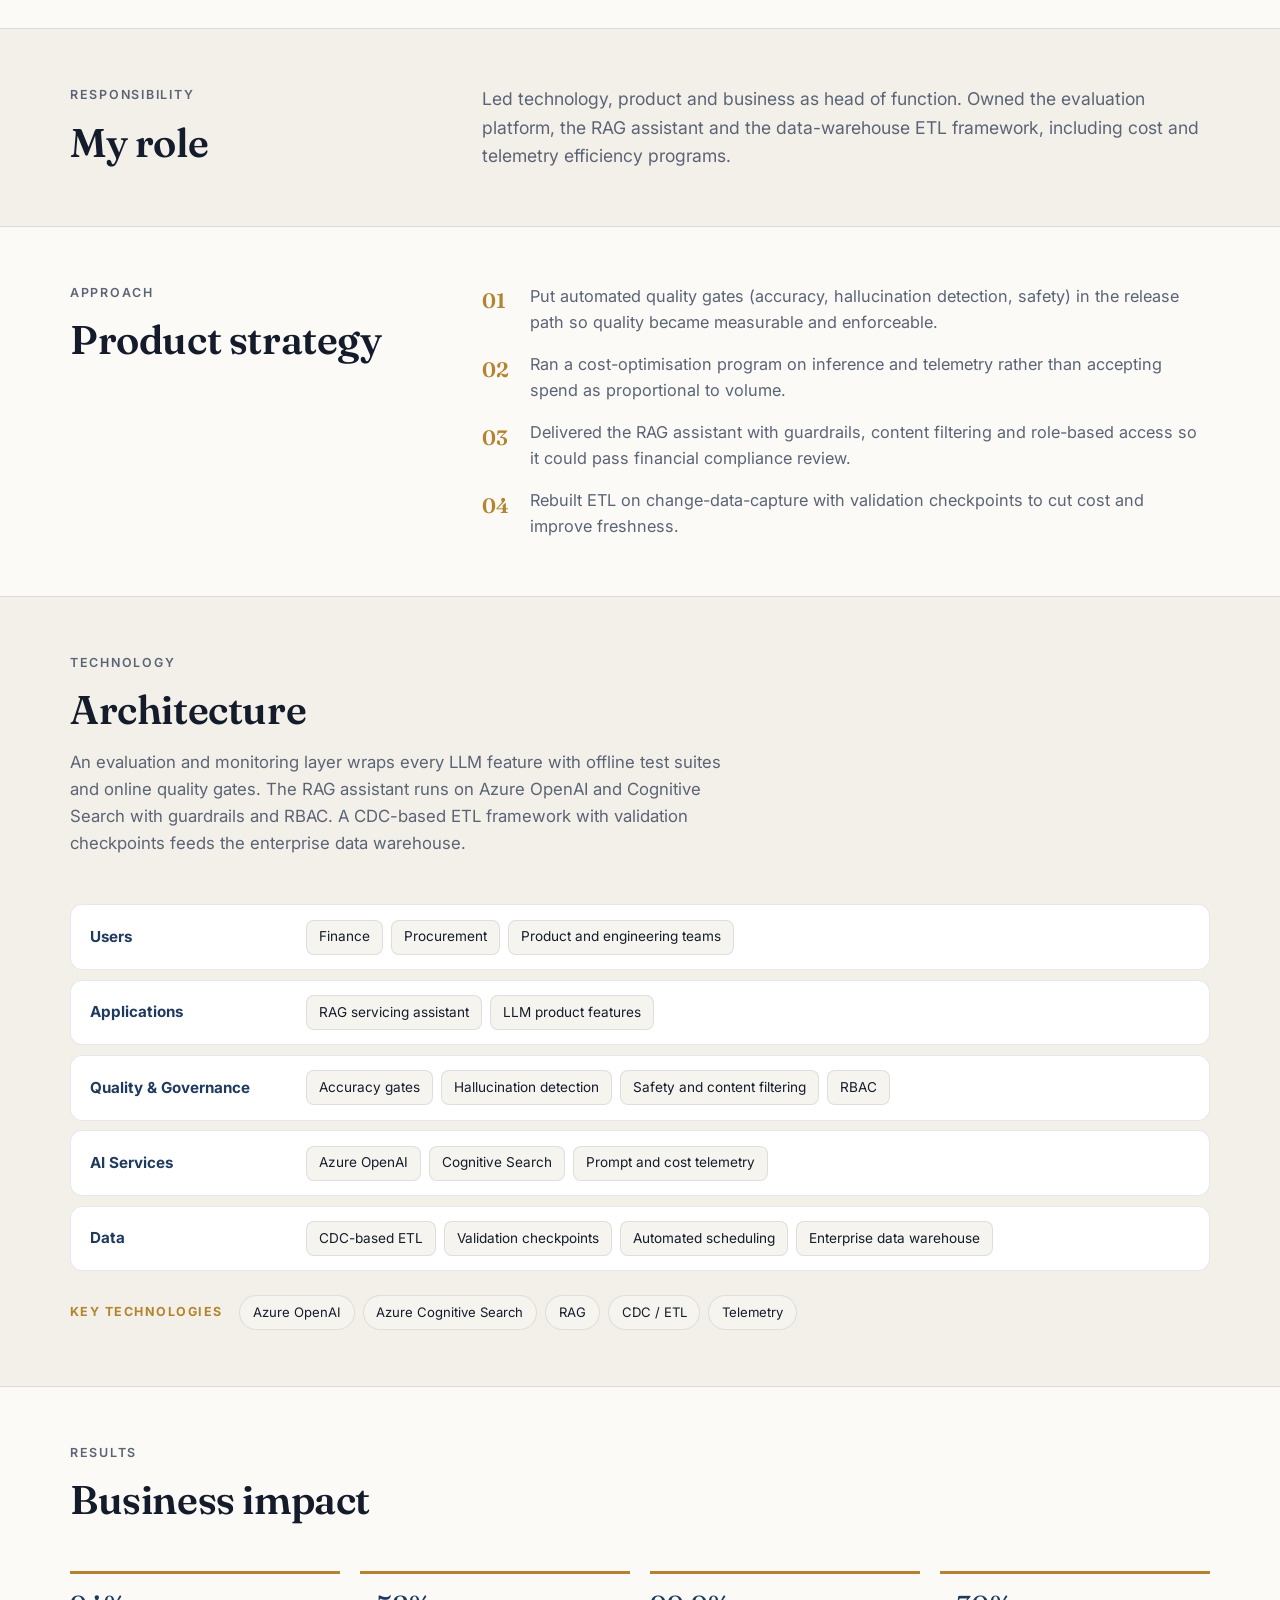
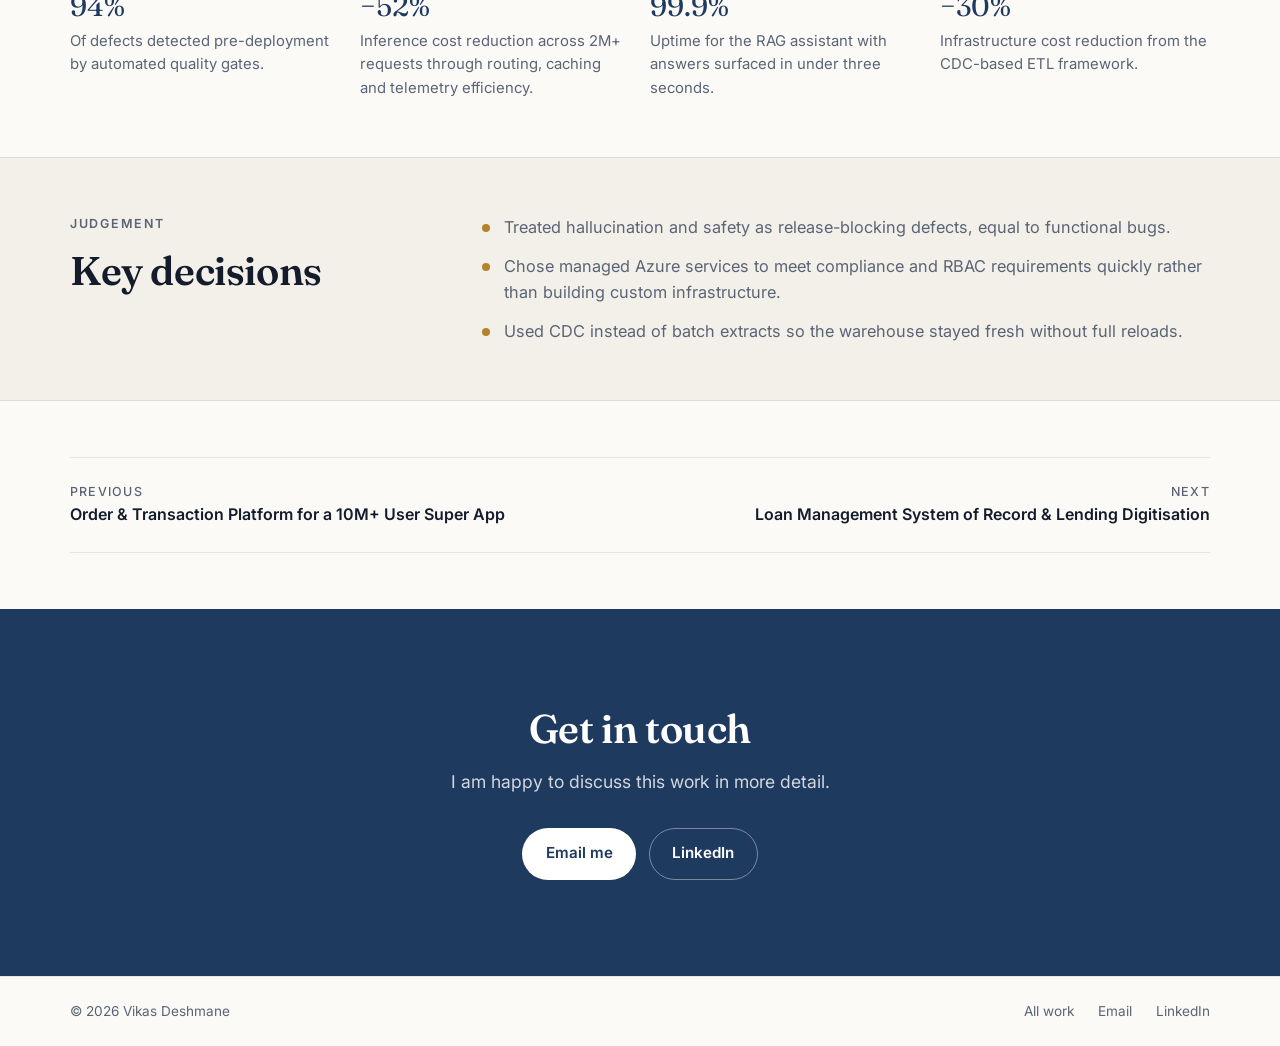
<file: products/llm-quality-platform.html>
<!DOCTYPE html>
<html lang="en">
<head>
  <meta charset="UTF-8">
  <meta name="viewport" content="width=device-width, initial-scale=1.0">
  <title>LLM Evaluation, Monitoring &amp; Enterprise RAG Platform · Vikas Deshmane</title>
  <meta name="description" content="Production quality gates for LLM features plus an enterprise RAG servicing assistant for finance and procurement users.">
  <link rel="preconnect" href="https://fonts.googleapis.com">
  <link href="https://fonts.googleapis.com/css2?family=Inter:wght@400;500;600;700;800&family=Fraunces:opsz,wght@9..144,600;9..144,700&display=swap" rel="stylesheet">
  <link rel="icon" type="image/png" href="../assets/favicon.png">
  <link rel="apple-touch-icon" href="../assets/apple-touch-icon.png">
  <link rel="stylesheet" href="../styles.css?v=6">
</head>
<body>
  <header class="nav" id="top">
    <div class="container nav__inner">
      <a href="../index.html" class="nav__brand"><img src="../assets/avatar.jpg" alt="" class="nav__avatar">Vikas Deshmane</a>
      <nav class="nav__links" id="navLinks">
        <a href="../index.html#about">About</a>
        <a href="../index.html#products" class="active">Products</a>
        <a href="../index.html#experience">Experience</a>
        <a href="../index.html#skills">Skills</a>
        <a href="../index.html#contact">Contact</a>
      </nav>
      <div class="nav__actions">
        <button class="nav__toggle" id="navToggle" aria-label="Toggle menu" aria-expanded="false"><span></span><span></span><span></span></button>
      </div>
    </div>
  </header>

  <section class="phero">
    <div class="container">
      <a href="../index.html#products" class="back">All work</a>
      <p class="eyebrow">AI Platform · Quality &amp; Cost</p>
      <h1 class="phero__title">LLM Evaluation, Monitoring &amp; Enterprise RAG Platform</h1>
      <p class="phero__tagline">Production quality gates for LLM features plus an enterprise RAG servicing assistant for finance and procurement users.</p>
      <dl class="phero__facts">
        <div><dt>Organisation</dt><dd>Snap Funds</dd></div>
        <div><dt>Role</dt><dd>Head of Technology, Product &amp; Business</dd></div>
        <div><dt>Period</dt><dd>Oct 2023 – May 2024</dd></div>
      </dl>
      <figure class="phero__cover"><img src="../assets/products/llm-quality-platform.svg" alt="LLM Evaluation, Monitoring &amp; Enterprise RAG Platform illustration"></figure>
    </div>
  </section>

  <nav class="tabs" id="productTabs"><div class="container tabs__inner" role="tablist"><button class="tabs__btn" role="tab" data-tab="overview" aria-selected="true">Overview</button><button class="tabs__btn" role="tab" data-tab="architecture" aria-selected="false">Agentic AI Architecture</button><button class="tabs__btn" role="tab" data-tab="research" aria-selected="false">Product Research</button></div></nav>
<div class="tabpanel" id="tab-overview" role="tabpanel">
  <section class="section section--tight">
    <div class="container">
      <div class="hero__card"><div class="stat-grid stat-grid--4"><div class="stat"><span class="stat__num">94%</span><span class="stat__label">Issues caught before deployment</span></div><div class="stat"><span class="stat__num">−52%</span><span class="stat__label">Inference cost across 2M+ requests</span></div><div class="stat"><span class="stat__num">&lt;3s</span><span class="stat__label">Answer latency at 99.9% uptime</span></div><div class="stat"><span class="stat__num">−30%</span><span class="stat__label">Infrastructure cost from CDC-based ETL</span></div></div></div>
    </div>
  </section>

  <section class="section section--tight">
    <div class="container detail">
      <div class="detail__side"><p class="eyebrow">Overview</p><h2>Business context</h2></div>
      <div class="detail__main"><p class="lead-text">LLM features were reaching production without systematic checks for accuracy, hallucination or safety, and inference spend was growing with volume. Finance and procurement teams also needed fast, compliant answers on SLAs, renewals and contract terms buried in documents.</p></div>
    </div>
  </section>

  <section class="section section--tight section--alt">
    <div class="container detail">
      <div class="detail__side"><p class="eyebrow">Responsibility</p><h2>My role</h2></div>
      <div class="detail__main"><p class="lead-text">Led technology, product and business as head of function. Owned the evaluation platform, the RAG assistant and the data-warehouse ETL framework, including cost and telemetry efficiency programs.</p></div>
    </div>
  </section>

  <section class="section section--tight">
    <div class="container detail">
      <div class="detail__side"><p class="eyebrow">Approach</p><h2>Product strategy</h2></div>
      <div class="detail__main"><ol class="numbered"><li>Put automated quality gates (accuracy, hallucination detection, safety) in the release path so quality became measurable and enforceable.</li><li>Ran a cost-optimisation program on inference and telemetry rather than accepting spend as proportional to volume.</li><li>Delivered the RAG assistant with guardrails, content filtering and role-based access so it could pass financial compliance review.</li><li>Rebuilt ETL on change-data-capture with validation checkpoints to cut cost and improve freshness.</li></ol></div>
    </div>
  </section>

  <section class="section section--tight section--alt">
    <div class="container">
      <div class="section__head"><p class="eyebrow">Technology</p><h2>Architecture</h2><p class="section__sub">An evaluation and monitoring layer wraps every LLM feature with offline test suites and online quality gates. The RAG assistant runs on Azure OpenAI and Cognitive Search with guardrails and RBAC. A CDC-based ETL framework with validation checkpoints feeds the enterprise data warehouse.</p></div>
      <div class="arch"><div class="arch__layer"><div class="arch__name">Users</div><div class="arch__items"><span>Finance</span><span>Procurement</span><span>Product and engineering teams</span></div></div><div class="arch__layer"><div class="arch__name">Applications</div><div class="arch__items"><span>RAG servicing assistant</span><span>LLM product features</span></div></div><div class="arch__layer"><div class="arch__name">Quality &amp; Governance</div><div class="arch__items"><span>Accuracy gates</span><span>Hallucination detection</span><span>Safety and content filtering</span><span>RBAC</span></div></div><div class="arch__layer"><div class="arch__name">AI Services</div><div class="arch__items"><span>Azure OpenAI</span><span>Cognitive Search</span><span>Prompt and cost telemetry</span></div></div><div class="arch__layer"><div class="arch__name">Data</div><div class="arch__items"><span>CDC-based ETL</span><span>Validation checkpoints</span><span>Automated scheduling</span><span>Enterprise data warehouse</span></div></div></div>
      <div class="arch__stack"><span>Key technologies</span><ul class="chips"><li>Azure OpenAI</li><li>Azure Cognitive Search</li><li>RAG</li><li>CDC / ETL</li><li>Telemetry</li></ul></div>
    </div>
  </section>

  <section class="section section--tight">
    <div class="container">
      <div class="section__head"><p class="eyebrow">Results</p><h2>Business impact</h2></div>
      <div class="impacts"><div class="impact"><span class="impact__value">94%</span><p>Of defects detected pre-deployment by automated quality gates.</p></div><div class="impact"><span class="impact__value">−52%</span><p>Inference cost reduction across 2M+ requests through routing, caching and telemetry efficiency.</p></div><div class="impact"><span class="impact__value">99.9%</span><p>Uptime for the RAG assistant with answers surfaced in under three seconds.</p></div><div class="impact"><span class="impact__value">−30%</span><p>Infrastructure cost reduction from the CDC-based ETL framework.</p></div></div>
    </div>
  </section>

  <section class="section section--tight section--alt">
    <div class="container detail">
      <div class="detail__side"><p class="eyebrow">Judgement</p><h2>Key decisions</h2></div>
      <div class="detail__main"><ul class="bullets"><li>Treated hallucination and safety as release-blocking defects, equal to functional bugs.</li><li>Chose managed Azure services to meet compliance and RBAC requirements quickly rather than building custom infrastructure.</li><li>Used CDC instead of batch extracts so the warehouse stayed fresh without full reloads.</li></ul></div>
    </div>
  </section>

  </div>
  <div class="tabpanel" id="tab-architecture" role="tabpanel" hidden>
  <section class="section section--tight">
    <div class="container">
      <div class="section__head"><p class="eyebrow">Agentic AI architecture</p><h2>End-to-end architecture</h2><p class="section__sub">A retrieval-augmented assistant built as a chain of planning, retrieval, generation and checking steps, wrapped in a quality and cost loop that decides what ships.</p></div>
      <div class="diagram"><svg xmlns="http://www.w3.org/2000/svg" viewBox="0 0 1136 504" role="img" aria-label="End-to-end architecture diagram"><defs><marker id="arr" viewBox="0 0 10 10" refX="8" refY="5" markerWidth="7" markerHeight="7" orient="auto"><path d="M0 0L10 5L0 10z" fill="#b4832e"/></marker></defs><rect x="20" y="10" width="184" height="364" rx="16" fill="#f3f0ea" stroke="#d9dde4"/><text font-family="Inter, Segoe UI, Arial, sans-serif" font-size="11" font-weight="700" fill="#b4832e" text-anchor="middle" dominant-baseline="middle"><tspan x="112.0" y="40.0">USERS</tspan></text><rect x="32" y="122.0" width="160" height="48" rx="10" fill="#ffffff" stroke="#d9dde4"/><text font-family="Inter, Segoe UI, Arial, sans-serif" font-size="12.5" font-weight="600" fill="#141c2b" text-anchor="middle" dominant-baseline="middle"><tspan x="112.0" y="146.0">Finance teams</tspan></text><rect x="32" y="180.0" width="160" height="48" rx="10" fill="#ffffff" stroke="#d9dde4"/><text font-family="Inter, Segoe UI, Arial, sans-serif" font-size="12.5" font-weight="600" fill="#141c2b" text-anchor="middle" dominant-baseline="middle"><tspan x="112.0" y="204.0">Procurement teams</tspan></text><rect x="32" y="238.0" width="160" height="48" rx="10" fill="#ffffff" stroke="#d9dde4"/><text font-family="Inter, Segoe UI, Arial, sans-serif" font-size="12.5" font-weight="600" fill="#141c2b" text-anchor="middle" dominant-baseline="middle"><tspan x="112.0" y="254.5">Product and</tspan><tspan x="112.0" y="269.5">engineering</tspan></text><line x1="208" y1="192.0" x2="244" y2="192.0" stroke="#b4832e" stroke-width="2.5" marker-end="url(#arr)"/><rect x="248" y="10" width="184" height="364" rx="16" fill="#f3f0ea" stroke="#d9dde4"/><text font-family="Inter, Segoe UI, Arial, sans-serif" font-size="11" font-weight="700" fill="#b4832e" text-anchor="middle" dominant-baseline="middle"><tspan x="340.0" y="40.0">ACCESS LAYER</tspan></text><rect x="260" y="122.0" width="160" height="48" rx="10" fill="#ffffff" stroke="#d9dde4"/><text font-family="Inter, Segoe UI, Arial, sans-serif" font-size="12.5" font-weight="600" fill="#141c2b" text-anchor="middle" dominant-baseline="middle"><tspan x="340.0" y="146.0">Servicing assistant UI</tspan></text><rect x="260" y="180.0" width="160" height="48" rx="10" fill="#ffffff" stroke="#d9dde4"/><text font-family="Inter, Segoe UI, Arial, sans-serif" font-size="12.5" font-weight="600" fill="#141c2b" text-anchor="middle" dominant-baseline="middle"><tspan x="340.0" y="204.0">API gateway</tspan></text><rect x="260" y="238.0" width="160" height="48" rx="10" fill="#ffffff" stroke="#d9dde4"/><text font-family="Inter, Segoe UI, Arial, sans-serif" font-size="12.5" font-weight="600" fill="#141c2b" text-anchor="middle" dominant-baseline="middle"><tspan x="340.0" y="262.0">Role-based access</tspan></text><line x1="436" y1="192.0" x2="472" y2="192.0" stroke="#b4832e" stroke-width="2.5" marker-end="url(#arr)"/><rect x="476" y="10" width="184" height="364" rx="16" fill="#1f3a5f" stroke="#1f3a5f"/><text font-family="Inter, Segoe UI, Arial, sans-serif" font-size="11" font-weight="700" fill="#f0d79a" text-anchor="middle" dominant-baseline="middle"><tspan x="568.0" y="40.0">ASSISTANT PIPELINE</tspan></text><rect x="488" y="64.0" width="160" height="48" rx="10" fill="#2b4d7c" stroke="#4a6a95"/><text font-family="Inter, Segoe UI, Arial, sans-serif" font-size="12.5" font-weight="600" fill="#ffffff" text-anchor="middle" dominant-baseline="middle"><tspan x="568.0" y="88.0">Query planner</tspan></text><rect x="488" y="122.0" width="160" height="48" rx="10" fill="#2b4d7c" stroke="#4a6a95"/><text font-family="Inter, Segoe UI, Arial, sans-serif" font-size="12.5" font-weight="600" fill="#ffffff" text-anchor="middle" dominant-baseline="middle"><tspan x="568.0" y="146.0">Retriever</tspan></text><rect x="488" y="180.0" width="160" height="48" rx="10" fill="#2b4d7c" stroke="#4a6a95"/><text font-family="Inter, Segoe UI, Arial, sans-serif" font-size="12.5" font-weight="600" fill="#ffffff" text-anchor="middle" dominant-baseline="middle"><tspan x="568.0" y="204.0">Answer generator</tspan></text><rect x="488" y="238.0" width="160" height="48" rx="10" fill="#2b4d7c" stroke="#4a6a95"/><text font-family="Inter, Segoe UI, Arial, sans-serif" font-size="12.5" font-weight="600" fill="#ffffff" text-anchor="middle" dominant-baseline="middle"><tspan x="568.0" y="262.0">Guardrail checker</tspan></text><rect x="488" y="296.0" width="160" height="48" rx="10" fill="#2b4d7c" stroke="#4a6a95"/><text font-family="Inter, Segoe UI, Arial, sans-serif" font-size="12.5" font-weight="600" fill="#ffffff" text-anchor="middle" dominant-baseline="middle"><tspan x="568.0" y="320.0">Citation formatter</tspan></text><line x1="664" y1="192.0" x2="700" y2="192.0" stroke="#b4832e" stroke-width="2.5" marker-end="url(#arr)"/><rect x="704" y="10" width="184" height="364" rx="16" fill="#f3f0ea" stroke="#d9dde4"/><text font-family="Inter, Segoe UI, Arial, sans-serif" font-size="11" font-weight="700" fill="#b4832e" text-anchor="middle" dominant-baseline="middle"><tspan x="796.0" y="40.0">KNOWLEDGE AND MODELS</tspan></text><rect x="716" y="93.0" width="160" height="48" rx="10" fill="#ffffff" stroke="#d9dde4"/><text font-family="Inter, Segoe UI, Arial, sans-serif" font-size="12.5" font-weight="600" fill="#141c2b" text-anchor="middle" dominant-baseline="middle"><tspan x="796.0" y="109.5">Azure Cognitive Search</tspan><tspan x="796.0" y="124.5">index</tspan></text><rect x="716" y="151.0" width="160" height="48" rx="10" fill="#ffffff" stroke="#d9dde4"/><text font-family="Inter, Segoe UI, Arial, sans-serif" font-size="12.5" font-weight="600" fill="#141c2b" text-anchor="middle" dominant-baseline="middle"><tspan x="796.0" y="167.5">Contracts and SLA</tspan><tspan x="796.0" y="182.5">documents</tspan></text><rect x="716" y="209.0" width="160" height="48" rx="10" fill="#ffffff" stroke="#d9dde4"/><text font-family="Inter, Segoe UI, Arial, sans-serif" font-size="12.5" font-weight="600" fill="#141c2b" text-anchor="middle" dominant-baseline="middle"><tspan x="796.0" y="233.0">Warehouse data via CDC</tspan></text><rect x="716" y="267.0" width="160" height="48" rx="10" fill="#ffffff" stroke="#d9dde4"/><text font-family="Inter, Segoe UI, Arial, sans-serif" font-size="12.5" font-weight="600" fill="#141c2b" text-anchor="middle" dominant-baseline="middle"><tspan x="796.0" y="291.0">Azure OpenAI models</tspan></text><line x1="892" y1="192.0" x2="928" y2="192.0" stroke="#b4832e" stroke-width="2.5" marker-end="url(#arr)"/><rect x="932" y="10" width="184" height="364" rx="16" fill="#f3f0ea" stroke="#d9dde4"/><text font-family="Inter, Segoe UI, Arial, sans-serif" font-size="11" font-weight="700" fill="#b4832e" text-anchor="middle" dominant-baseline="middle"><tspan x="1024.0" y="40.0">QUALITY LOOP</tspan></text><rect x="944" y="122.0" width="160" height="48" rx="10" fill="#ffffff" stroke="#d9dde4"/><text font-family="Inter, Segoe UI, Arial, sans-serif" font-size="12.5" font-weight="600" fill="#141c2b" text-anchor="middle" dominant-baseline="middle"><tspan x="1024.0" y="138.5">Offline evaluation</tspan><tspan x="1024.0" y="153.5">suites</tspan></text><rect x="944" y="180.0" width="160" height="48" rx="10" fill="#ffffff" stroke="#d9dde4"/><text font-family="Inter, Segoe UI, Arial, sans-serif" font-size="12.5" font-weight="600" fill="#141c2b" text-anchor="middle" dominant-baseline="middle"><tspan x="1024.0" y="204.0">Online quality gates</tspan></text><rect x="944" y="238.0" width="160" height="48" rx="10" fill="#ffffff" stroke="#d9dde4"/><text font-family="Inter, Segoe UI, Arial, sans-serif" font-size="12.5" font-weight="600" fill="#141c2b" text-anchor="middle" dominant-baseline="middle"><tspan x="1024.0" y="254.5">Cost and telemetry</tspan><tspan x="1024.0" y="269.5">dashboards</tspan></text><text font-family="Inter, Segoe UI, Arial, sans-serif" font-size="11" font-weight="700" fill="#b4832e" text-anchor="start" dominant-baseline="middle"><tspan x="20" y="390.0">CROSS-CUTTING CONTROLS</tspan></text><rect x="20.0" y="404" width="265.0" height="76" rx="12" fill="#ffffff" stroke="#d9dde4"/><rect x="20.0" y="404" width="5" height="76" rx="2" fill="#b4832e"/><text font-family="Inter, Segoe UI, Arial, sans-serif" font-size="13" font-weight="700" fill="#1f3a5f" text-anchor="start" dominant-baseline="middle"><tspan x="38.0" y="426.0">Guardrails</tspan></text><text font-family="Inter, Segoe UI, Arial, sans-serif" font-size="11.5" font-weight="500" fill="#5b6475" text-anchor="start" dominant-baseline="middle"><tspan x="38.0" y="454.0">Content filtering, RBAC, PII handling</tspan></text><rect x="297.0" y="404" width="265.0" height="76" rx="12" fill="#ffffff" stroke="#d9dde4"/><rect x="297.0" y="404" width="5" height="76" rx="2" fill="#b4832e"/><text font-family="Inter, Segoe UI, Arial, sans-serif" font-size="13" font-weight="700" fill="#1f3a5f" text-anchor="start" dominant-baseline="middle"><tspan x="315.0" y="426.0">Evaluation</tspan></text><text font-family="Inter, Segoe UI, Arial, sans-serif" font-size="11.5" font-weight="500" fill="#5b6475" text-anchor="start" dominant-baseline="middle"><tspan x="315.0" y="446.5">Accuracy, hallucination and safety</tspan><tspan x="315.0" y="461.5">gates, 94% caught pre-deploy</tspan></text><rect x="574.0" y="404" width="265.0" height="76" rx="12" fill="#ffffff" stroke="#d9dde4"/><rect x="574.0" y="404" width="5" height="76" rx="2" fill="#b4832e"/><text font-family="Inter, Segoe UI, Arial, sans-serif" font-size="13" font-weight="700" fill="#1f3a5f" text-anchor="start" dominant-baseline="middle"><tspan x="592.0" y="426.0">Cost</tspan></text><text font-family="Inter, Segoe UI, Arial, sans-serif" font-size="11.5" font-weight="500" fill="#5b6475" text-anchor="start" dominant-baseline="middle"><tspan x="592.0" y="446.5">Model routing and caching, 52% lower</tspan><tspan x="592.0" y="461.5">inference cost</tspan></text><rect x="851.0" y="404" width="265.0" height="76" rx="12" fill="#ffffff" stroke="#d9dde4"/><rect x="851.0" y="404" width="5" height="76" rx="2" fill="#b4832e"/><text font-family="Inter, Segoe UI, Arial, sans-serif" font-size="13" font-weight="700" fill="#1f3a5f" text-anchor="start" dominant-baseline="middle"><tspan x="869.0" y="426.0">SLOs</tspan></text><text font-family="Inter, Segoe UI, Arial, sans-serif" font-size="11.5" font-weight="500" fill="#5b6475" text-anchor="start" dominant-baseline="middle"><tspan x="869.0" y="446.5">Answers under 3 seconds at 99.9%</tspan><tspan x="869.0" y="461.5">uptime</tspan></text></svg></div>
      
    </div>
  </section>
  <section class="section section--tight section--alt">
    <div class="container detail">
      <div class="detail__side"><p class="eyebrow">Request lifecycle</p><h2>Request lifecycle</h2></div>
      <div class="detail__main"><ol class="numbered"><li>Ask: a finance or procurement user asks about an SLA, renewal or contract term; access is checked against their role.</li><li>Plan: the planner rewrites the question and decides which sources are needed.</li><li>Retrieve: Cognitive Search returns the most relevant contract passages and warehouse facts the user is allowed to see.</li><li>Generate: the model drafts an answer grounded only in retrieved content.</li><li>Check: guardrails test for unsupported claims, unsafe content and policy breaches before anything is shown.</li><li>Cite: the formatter attaches sources so every number can be audited.</li><li>Gate: every change runs the evaluation suites, and production telemetry tracks quality, latency and cost.</li></ol></div>
    </div>
  </section>
  <section class="section section--tight">
    <div class="container">
      <div class="section__head"><p class="eyebrow">Agent roster</p><h2>Components and guardrails</h2></div>
      <div class="table-wrap"><table class="agents">
        <thead><tr><th>Agent</th><th>Responsibility</th><th>Guardrail</th></tr></thead>
        <tbody><tr><td><strong>Query planner</strong></td><td>Rewrites the question and picks sources</td><td>Restricted to allowed sources per role</td></tr><tr><td><strong>Retriever</strong></td><td>Fetches passages and facts</td><td>Security trimming on every result</td></tr><tr><td><strong>Answer generator</strong></td><td>Writes a grounded answer</td><td>Answer only from retrieved context</td></tr><tr><td><strong>Guardrail checker</strong></td><td>Blocks hallucinated or unsafe output</td><td>Hallucination and safety scoring thresholds</td></tr><tr><td><strong>Citation formatter</strong></td><td>Adds auditable sources</td><td>No answer shown without a citation</td></tr></tbody>
      </table></div>
    </div>
  </section>
</div>
<div class="tabpanel" id="tab-research" role="tabpanel" hidden>
  <section class="section section--tight">
    <div class="container">
      <div class="section__head"><p class="eyebrow">Discovery</p><h2>Product research</h2><p class="section__sub">Research focused on how finance and procurement users actually looked up contract information, and on where LLM features were failing in practice.</p></div>
      <div class="arch__stack"><span>Research methods</span><ul class="chips"><li>Finance and procurement interviews</li><li>Task analysis of contract look-ups</li><li>Review of LLM failure logs</li><li>Inference cost telemetry analysis</li></ul></div>
    </div>
  </section>
  <section class="section section--tight section--alt">
    <div class="container">
      <div class="section__head"><p class="eyebrow">Users</p><h2>Personas</h2></div>
      <div class="personas">
        <article class="persona">
          <header><span class="persona__avatar">PM</span><div><h4>Procurement manager</h4><span class="persona__type">Internal · end user</span></div></header>
          <p class="persona__about">Manages vendor contracts and renewals.</p>
          <div class="persona__cols">
            <div><h5>Goals</h5><ul><li>Find renewal dates and SLAs fast</li><li>Avoid missed renewals</li></ul></div>
            <div><h5>Pain points</h5><ul><li>Digging through long PDFs</li><li>Information spread across systems</li></ul></div>
          </div>
          <p class="persona__needs"><strong>Needs:</strong> Instant answers with the source clause attached.</p>
        </article>
        <article class="persona">
          <header><span class="persona__avatar">FC</span><div><h4>Finance controller</h4><span class="persona__type">Internal · end user</span></div></header>
          <p class="persona__about">Tracks commitments and spend against contracts.</p>
          <div class="persona__cols">
            <div><h5>Goals</h5><ul><li>Accurate commitment figures</li><li>Audit-ready answers</li></ul></div>
            <div><h5>Pain points</h5><ul><li>Unverifiable numbers</li><li>Manual reconciliation</li></ul></div>
          </div>
          <p class="persona__needs"><strong>Needs:</strong> Cited, auditable answers it can rely on.</p>
        </article>
        <article class="persona">
          <header><span class="persona__avatar">PE</span><div><h4>Product engineer</h4><span class="persona__type">Internal · builder</span></div></header>
          <p class="persona__about">Ships LLM features into production.</p>
          <div class="persona__cols">
            <div><h5>Goals</h5><ul><li>Release quickly with confidence</li><li>Catch regressions early</li></ul></div>
            <div><h5>Pain points</h5><ul><li>Manual spot checks</li><li>Surprises after release</li></ul></div>
          </div>
          <p class="persona__needs"><strong>Needs:</strong> Automated quality gates in the release path.</p>
        </article>
        <article class="persona">
          <header><span class="persona__avatar">CO</span><div><h4>Compliance officer</h4><span class="persona__type">Internal · governance</span></div></header>
          <p class="persona__about">Owns financial compliance and data access.</p>
          <div class="persona__cols">
            <div><h5>Goals</h5><ul><li>Right people see the right data</li><li>Traceable decisions</li></ul></div>
            <div><h5>Pain points</h5><ul><li>Opaque AI behaviour</li></ul></div>
          </div>
          <p class="persona__needs"><strong>Needs:</strong> RBAC, content filtering and an audit trail.</p>
        </article>
      </div>
    </div>
  </section>
  <section class="section section--tight">
    <div class="container">
      <div class="section__head"><p class="eyebrow">Insights to decisions</p><h2>Insights and decisions</h2></div>
      <div class="insights"><div class="insight"><p class="insight__q">Users only trusted answers that showed where the number came from.</p><p class="insight__a"><span>Product decision</span>Citations became mandatory for every answer.</p></div><div class="insight"><p class="insight__q">The most damaging failures were confident but invented figures.</p><p class="insight__a"><span>Product decision</span>A hallucination gate now blocks releases that regress.</p></div><div class="insight"><p class="insight__q">A large share of spend came from repeated, similar questions.</p><p class="insight__a"><span>Product decision</span>Caching and model routing cut inference cost by 52%.</p></div></div>
    </div>
  </section>
</div>

  <section class="section section--tight">
    <div class="container pager"><a href="dhani-transaction-platform.html" class="pager__link"><small>Previous</small>Order &amp; Transaction Platform for a 10M+ User Super App</a><a href="dmi-loan-management.html" class="pager__link pager__link--next"><small>Next</small>Loan Management System of Record &amp; Lending Digitisation</a></div>
  </section>

  <section class="section section--contact">
    <div class="container contact">
      <h2>Get in touch</h2>
      <p class="contact__lead">I am happy to discuss this work in more detail.</p>
      <div class="contact__links">
        <a class="btn btn--primary" href="mailto:vikasdeshmane.iiml@gmail.com">Email me</a>
        <a class="btn btn--ghost" href="https://www.linkedin.com/in/vikasdeshmane" target="_blank" rel="noopener">LinkedIn</a>
      </div>
    </div>
  </section>

  <footer class="footer">
    <div class="container footer__inner">
      <span>© <span id="year"></span> Vikas Deshmane</span>
      <nav class="footer__links">
        <a href="../index.html#products">All work</a>
        <a href="mailto:vikasdeshmane.iiml@gmail.com">Email</a>
        <a href="https://www.linkedin.com/in/vikasdeshmane" target="_blank" rel="noopener">LinkedIn</a>
      </nav>
    </div>
  </footer>
  <script src="../script.js?v=6"></script>
</body>
</html>
</file>
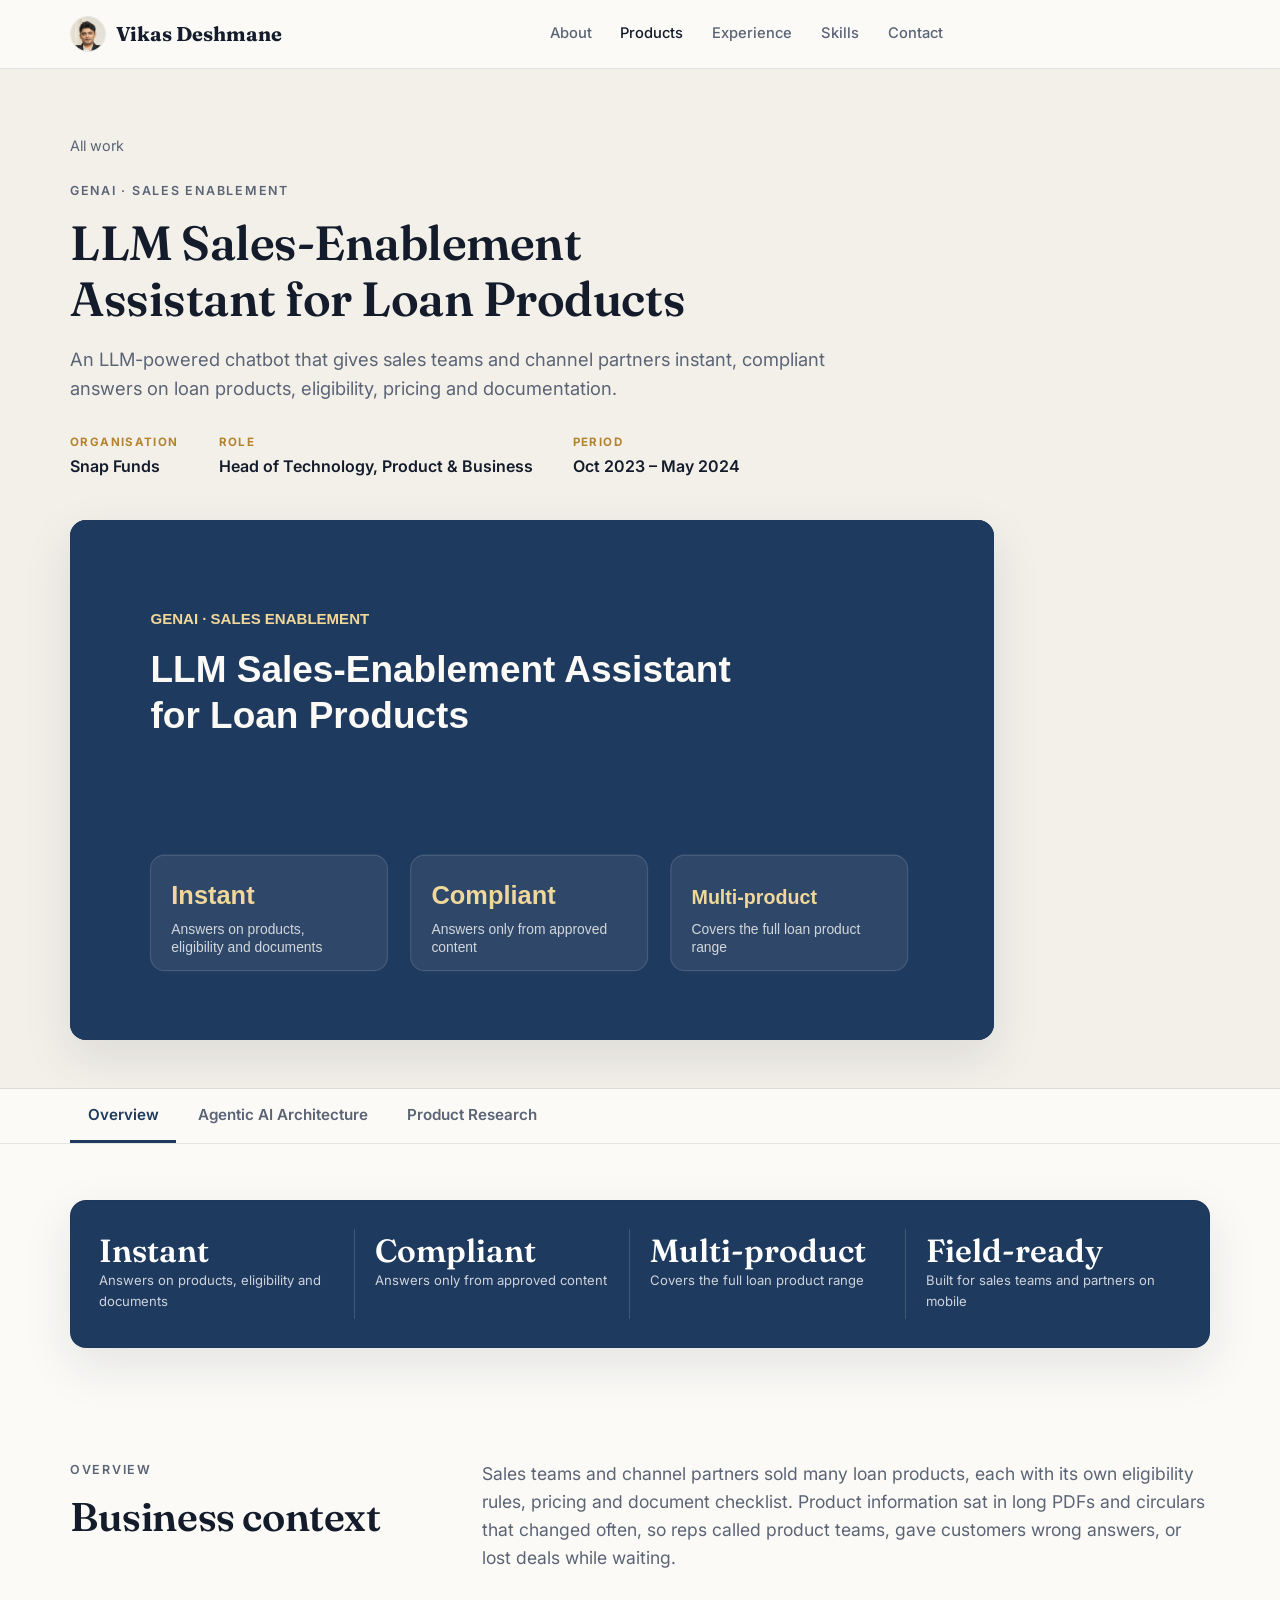
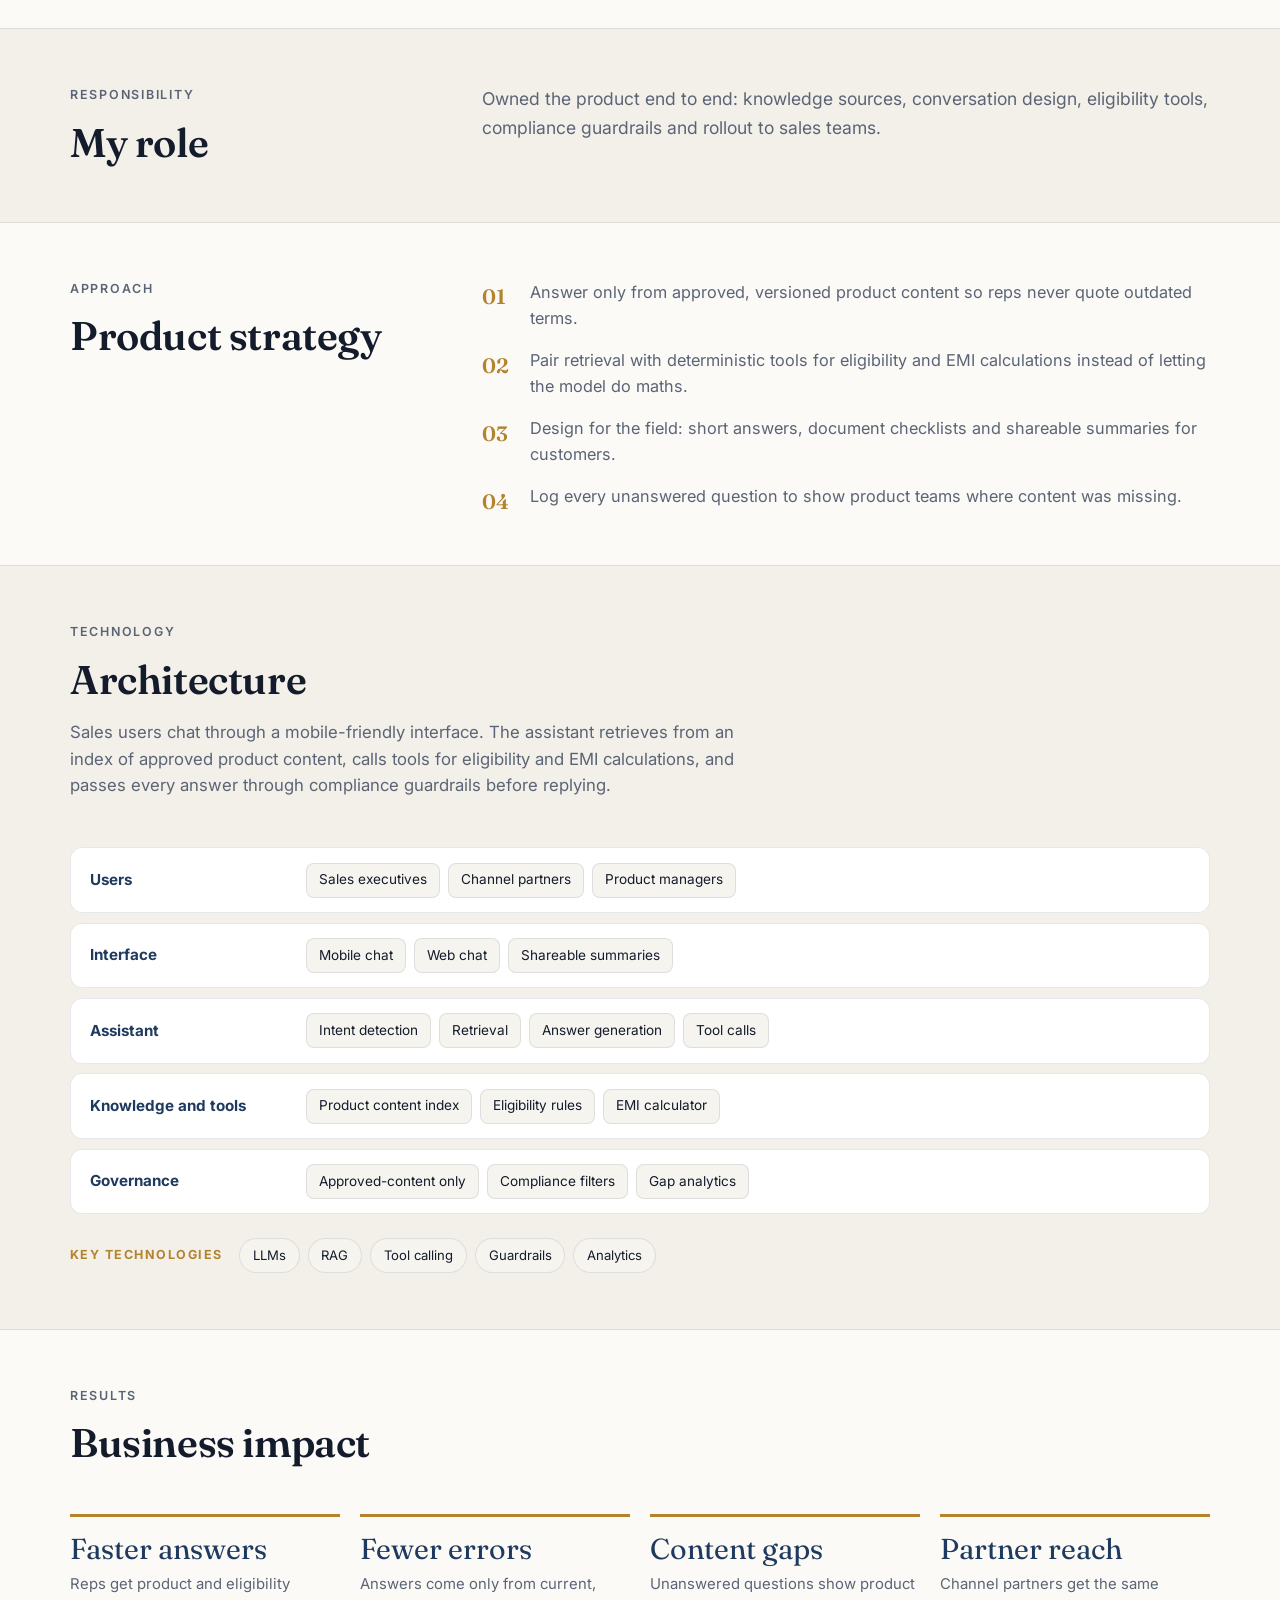
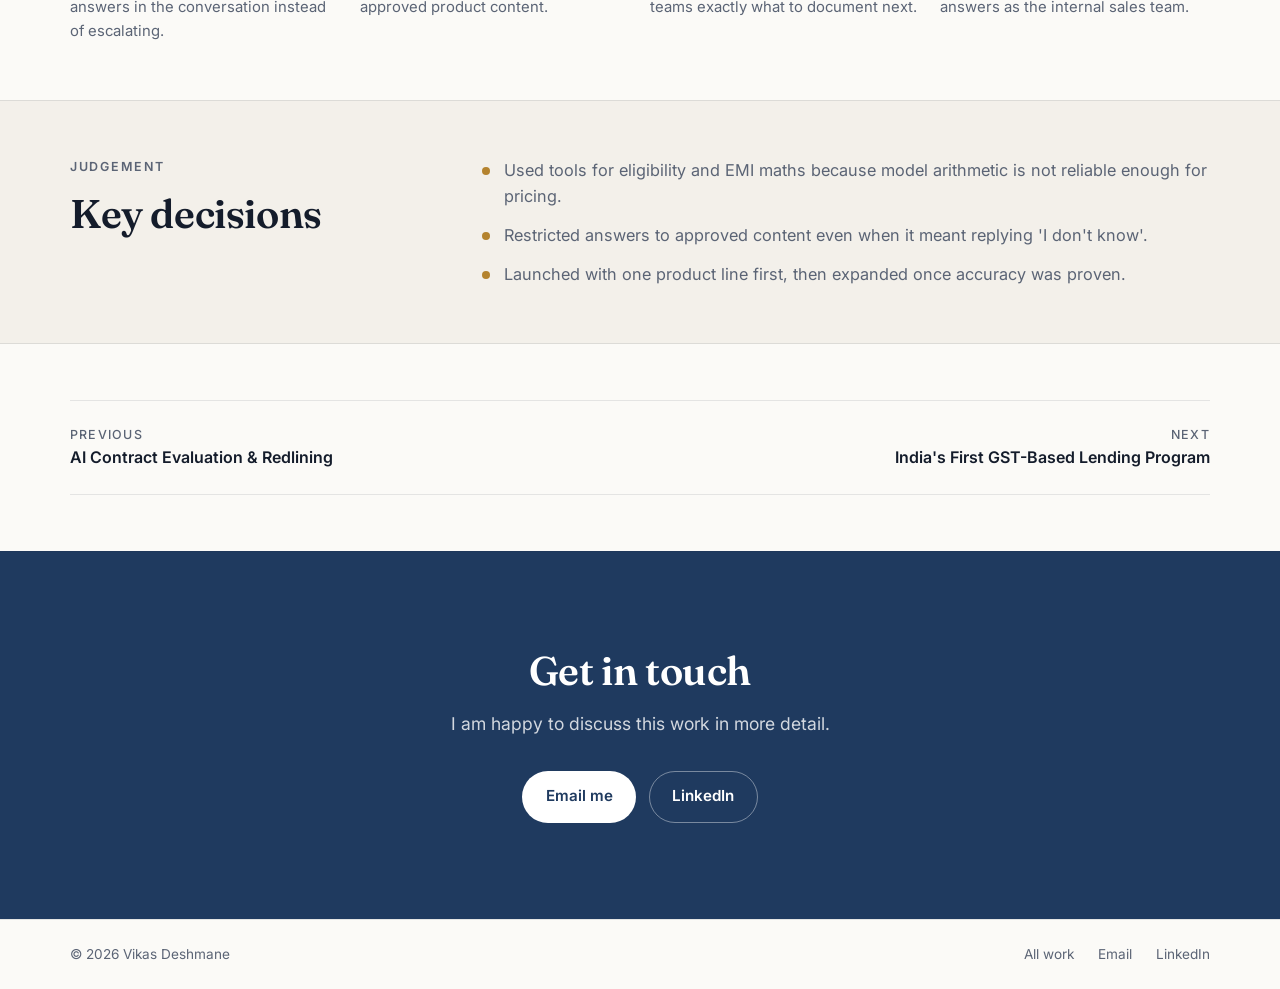
<file: products/loan-sales-assistant.html>
<!DOCTYPE html>
<html lang="en">
<head>
  <meta charset="UTF-8">
  <meta name="viewport" content="width=device-width, initial-scale=1.0">
  <title>LLM Sales-Enablement Assistant for Loan Products · Vikas Deshmane</title>
  <meta name="description" content="An LLM-powered chatbot that gives sales teams and channel partners instant, compliant answers on loan products, eligibility, pricing and documentation.">
  <link rel="preconnect" href="https://fonts.googleapis.com">
  <link href="https://fonts.googleapis.com/css2?family=Inter:wght@400;500;600;700;800&family=Fraunces:opsz,wght@9..144,600;9..144,700&display=swap" rel="stylesheet">
  <link rel="icon" type="image/png" href="../assets/favicon.png">
  <link rel="apple-touch-icon" href="../assets/apple-touch-icon.png">
  <link rel="stylesheet" href="../styles.css?v=6">
</head>
<body>
  <header class="nav" id="top">
    <div class="container nav__inner">
      <a href="../index.html" class="nav__brand"><img src="../assets/avatar.jpg" alt="" class="nav__avatar">Vikas Deshmane</a>
      <nav class="nav__links" id="navLinks">
        <a href="../index.html#about">About</a>
        <a href="../index.html#products" class="active">Products</a>
        <a href="../index.html#experience">Experience</a>
        <a href="../index.html#skills">Skills</a>
        <a href="../index.html#contact">Contact</a>
      </nav>
      <div class="nav__actions">
        <button class="nav__toggle" id="navToggle" aria-label="Toggle menu" aria-expanded="false"><span></span><span></span><span></span></button>
      </div>
    </div>
  </header>

  <section class="phero">
    <div class="container">
      <a href="../index.html#products" class="back">All work</a>
      <p class="eyebrow">GenAI · Sales Enablement</p>
      <h1 class="phero__title">LLM Sales-Enablement Assistant for Loan Products</h1>
      <p class="phero__tagline">An LLM-powered chatbot that gives sales teams and channel partners instant, compliant answers on loan products, eligibility, pricing and documentation.</p>
      <dl class="phero__facts">
        <div><dt>Organisation</dt><dd>Snap Funds</dd></div>
        <div><dt>Role</dt><dd>Head of Technology, Product &amp; Business</dd></div>
        <div><dt>Period</dt><dd>Oct 2023 – May 2024</dd></div>
      </dl>
      <figure class="phero__cover"><img src="../assets/products/loan-sales-assistant.svg" alt="LLM Sales-Enablement Assistant for Loan Products illustration"></figure>
    </div>
  </section>

  <nav class="tabs" id="productTabs"><div class="container tabs__inner" role="tablist"><button class="tabs__btn" role="tab" data-tab="overview" aria-selected="true">Overview</button><button class="tabs__btn" role="tab" data-tab="architecture" aria-selected="false">Agentic AI Architecture</button><button class="tabs__btn" role="tab" data-tab="research" aria-selected="false">Product Research</button></div></nav>
<div class="tabpanel" id="tab-overview" role="tabpanel">
  <section class="section section--tight">
    <div class="container">
      <div class="hero__card"><div class="stat-grid stat-grid--4"><div class="stat"><span class="stat__num">Instant</span><span class="stat__label">Answers on products, eligibility and documents</span></div><div class="stat"><span class="stat__num">Compliant</span><span class="stat__label">Answers only from approved content</span></div><div class="stat"><span class="stat__num">Multi-product</span><span class="stat__label">Covers the full loan product range</span></div><div class="stat"><span class="stat__num">Field-ready</span><span class="stat__label">Built for sales teams and partners on mobile</span></div></div></div>
    </div>
  </section>

  <section class="section section--tight">
    <div class="container detail">
      <div class="detail__side"><p class="eyebrow">Overview</p><h2>Business context</h2></div>
      <div class="detail__main"><p class="lead-text">Sales teams and channel partners sold many loan products, each with its own eligibility rules, pricing and document checklist. Product information sat in long PDFs and circulars that changed often, so reps called product teams, gave customers wrong answers, or lost deals while waiting.</p></div>
    </div>
  </section>

  <section class="section section--tight section--alt">
    <div class="container detail">
      <div class="detail__side"><p class="eyebrow">Responsibility</p><h2>My role</h2></div>
      <div class="detail__main"><p class="lead-text">Owned the product end to end: knowledge sources, conversation design, eligibility tools, compliance guardrails and rollout to sales teams.</p></div>
    </div>
  </section>

  <section class="section section--tight">
    <div class="container detail">
      <div class="detail__side"><p class="eyebrow">Approach</p><h2>Product strategy</h2></div>
      <div class="detail__main"><ol class="numbered"><li>Answer only from approved, versioned product content so reps never quote outdated terms.</li><li>Pair retrieval with deterministic tools for eligibility and EMI calculations instead of letting the model do maths.</li><li>Design for the field: short answers, document checklists and shareable summaries for customers.</li><li>Log every unanswered question to show product teams where content was missing.</li></ol></div>
    </div>
  </section>

  <section class="section section--tight section--alt">
    <div class="container">
      <div class="section__head"><p class="eyebrow">Technology</p><h2>Architecture</h2><p class="section__sub">Sales users chat through a mobile-friendly interface. The assistant retrieves from an index of approved product content, calls tools for eligibility and EMI calculations, and passes every answer through compliance guardrails before replying.</p></div>
      <div class="arch"><div class="arch__layer"><div class="arch__name">Users</div><div class="arch__items"><span>Sales executives</span><span>Channel partners</span><span>Product managers</span></div></div><div class="arch__layer"><div class="arch__name">Interface</div><div class="arch__items"><span>Mobile chat</span><span>Web chat</span><span>Shareable summaries</span></div></div><div class="arch__layer"><div class="arch__name">Assistant</div><div class="arch__items"><span>Intent detection</span><span>Retrieval</span><span>Answer generation</span><span>Tool calls</span></div></div><div class="arch__layer"><div class="arch__name">Knowledge and tools</div><div class="arch__items"><span>Product content index</span><span>Eligibility rules</span><span>EMI calculator</span></div></div><div class="arch__layer"><div class="arch__name">Governance</div><div class="arch__items"><span>Approved-content only</span><span>Compliance filters</span><span>Gap analytics</span></div></div></div>
      <div class="arch__stack"><span>Key technologies</span><ul class="chips"><li>LLMs</li><li>RAG</li><li>Tool calling</li><li>Guardrails</li><li>Analytics</li></ul></div>
    </div>
  </section>

  <section class="section section--tight">
    <div class="container">
      <div class="section__head"><p class="eyebrow">Results</p><h2>Business impact</h2></div>
      <div class="impacts"><div class="impact"><span class="impact__value">Faster answers</span><p>Reps get product and eligibility answers in the conversation instead of escalating.</p></div><div class="impact"><span class="impact__value">Fewer errors</span><p>Answers come only from current, approved product content.</p></div><div class="impact"><span class="impact__value">Content gaps</span><p>Unanswered questions show product teams exactly what to document next.</p></div><div class="impact"><span class="impact__value">Partner reach</span><p>Channel partners get the same answers as the internal sales team.</p></div></div>
    </div>
  </section>

  <section class="section section--tight section--alt">
    <div class="container detail">
      <div class="detail__side"><p class="eyebrow">Judgement</p><h2>Key decisions</h2></div>
      <div class="detail__main"><ul class="bullets"><li>Used tools for eligibility and EMI maths because model arithmetic is not reliable enough for pricing.</li><li>Restricted answers to approved content even when it meant replying &#x27;I don&#x27;t know&#x27;.</li><li>Launched with one product line first, then expanded once accuracy was proven.</li></ul></div>
    </div>
  </section>

  </div>
  <div class="tabpanel" id="tab-architecture" role="tabpanel" hidden>
  <section class="section section--tight">
    <div class="container">
      <div class="section__head"><p class="eyebrow">Agentic AI architecture</p><h2>End-to-end architecture</h2><p class="section__sub">An orchestrating agent understands the rep&#x27;s question, retrieves approved product content, calls deterministic tools for eligibility and EMI, and checks every answer for compliance before it is shown.</p></div>
      <div class="diagram"><svg xmlns="http://www.w3.org/2000/svg" viewBox="0 0 1136 504" role="img" aria-label="End-to-end architecture diagram"><defs><marker id="arr" viewBox="0 0 10 10" refX="8" refY="5" markerWidth="7" markerHeight="7" orient="auto"><path d="M0 0L10 5L0 10z" fill="#b4832e"/></marker></defs><rect x="20" y="10" width="184" height="364" rx="16" fill="#f3f0ea" stroke="#d9dde4"/><text font-family="Inter, Segoe UI, Arial, sans-serif" font-size="11" font-weight="700" fill="#b4832e" text-anchor="middle" dominant-baseline="middle"><tspan x="112.0" y="40.0">USERS</tspan></text><rect x="32" y="122.0" width="160" height="48" rx="10" fill="#ffffff" stroke="#d9dde4"/><text font-family="Inter, Segoe UI, Arial, sans-serif" font-size="12.5" font-weight="600" fill="#141c2b" text-anchor="middle" dominant-baseline="middle"><tspan x="112.0" y="146.0">Sales executives</tspan></text><rect x="32" y="180.0" width="160" height="48" rx="10" fill="#ffffff" stroke="#d9dde4"/><text font-family="Inter, Segoe UI, Arial, sans-serif" font-size="12.5" font-weight="600" fill="#141c2b" text-anchor="middle" dominant-baseline="middle"><tspan x="112.0" y="204.0">Channel partners</tspan></text><rect x="32" y="238.0" width="160" height="48" rx="10" fill="#ffffff" stroke="#d9dde4"/><text font-family="Inter, Segoe UI, Arial, sans-serif" font-size="12.5" font-weight="600" fill="#141c2b" text-anchor="middle" dominant-baseline="middle"><tspan x="112.0" y="262.0">Team leads</tspan></text><line x1="208" y1="192.0" x2="244" y2="192.0" stroke="#b4832e" stroke-width="2.5" marker-end="url(#arr)"/><rect x="248" y="10" width="184" height="364" rx="16" fill="#f3f0ea" stroke="#d9dde4"/><text font-family="Inter, Segoe UI, Arial, sans-serif" font-size="11" font-weight="700" fill="#b4832e" text-anchor="middle" dominant-baseline="middle"><tspan x="340.0" y="40.0">CHANNELS</tspan></text><rect x="260" y="122.0" width="160" height="48" rx="10" fill="#ffffff" stroke="#d9dde4"/><text font-family="Inter, Segoe UI, Arial, sans-serif" font-size="12.5" font-weight="600" fill="#141c2b" text-anchor="middle" dominant-baseline="middle"><tspan x="340.0" y="146.0">Mobile chat</tspan></text><rect x="260" y="180.0" width="160" height="48" rx="10" fill="#ffffff" stroke="#d9dde4"/><text font-family="Inter, Segoe UI, Arial, sans-serif" font-size="12.5" font-weight="600" fill="#141c2b" text-anchor="middle" dominant-baseline="middle"><tspan x="340.0" y="204.0">Web chat</tspan></text><rect x="260" y="238.0" width="160" height="48" rx="10" fill="#ffffff" stroke="#d9dde4"/><text font-family="Inter, Segoe UI, Arial, sans-serif" font-size="12.5" font-weight="600" fill="#141c2b" text-anchor="middle" dominant-baseline="middle"><tspan x="340.0" y="262.0">Shareable summaries</tspan></text><line x1="436" y1="192.0" x2="472" y2="192.0" stroke="#b4832e" stroke-width="2.5" marker-end="url(#arr)"/><rect x="476" y="10" width="184" height="364" rx="16" fill="#1f3a5f" stroke="#1f3a5f"/><text font-family="Inter, Segoe UI, Arial, sans-serif" font-size="11" font-weight="700" fill="#f0d79a" text-anchor="middle" dominant-baseline="middle"><tspan x="568.0" y="40.0">AGENT ORCHESTRATOR</tspan></text><rect x="488" y="64.0" width="160" height="48" rx="10" fill="#2b4d7c" stroke="#4a6a95"/><text font-family="Inter, Segoe UI, Arial, sans-serif" font-size="12.5" font-weight="600" fill="#ffffff" text-anchor="middle" dominant-baseline="middle"><tspan x="568.0" y="80.5">Intent and product</tspan><tspan x="568.0" y="95.5">router</tspan></text><rect x="488" y="122.0" width="160" height="48" rx="10" fill="#2b4d7c" stroke="#4a6a95"/><text font-family="Inter, Segoe UI, Arial, sans-serif" font-size="12.5" font-weight="600" fill="#ffffff" text-anchor="middle" dominant-baseline="middle"><tspan x="568.0" y="138.5">Knowledge retrieval</tspan><tspan x="568.0" y="153.5">agent</tspan></text><rect x="488" y="180.0" width="160" height="48" rx="10" fill="#2b4d7c" stroke="#4a6a95"/><text font-family="Inter, Segoe UI, Arial, sans-serif" font-size="12.5" font-weight="600" fill="#ffffff" text-anchor="middle" dominant-baseline="middle"><tspan x="568.0" y="204.0">Eligibility tool agent</tspan></text><rect x="488" y="238.0" width="160" height="48" rx="10" fill="#2b4d7c" stroke="#4a6a95"/><text font-family="Inter, Segoe UI, Arial, sans-serif" font-size="12.5" font-weight="600" fill="#ffffff" text-anchor="middle" dominant-baseline="middle"><tspan x="568.0" y="262.0">Answer composer</tspan></text><rect x="488" y="296.0" width="160" height="48" rx="10" fill="#2b4d7c" stroke="#4a6a95"/><text font-family="Inter, Segoe UI, Arial, sans-serif" font-size="12.5" font-weight="600" fill="#ffffff" text-anchor="middle" dominant-baseline="middle"><tspan x="568.0" y="320.0">Compliance checker</tspan></text><line x1="664" y1="192.0" x2="700" y2="192.0" stroke="#b4832e" stroke-width="2.5" marker-end="url(#arr)"/><rect x="704" y="10" width="184" height="364" rx="16" fill="#f3f0ea" stroke="#d9dde4"/><text font-family="Inter, Segoe UI, Arial, sans-serif" font-size="11" font-weight="700" fill="#b4832e" text-anchor="middle" dominant-baseline="middle"><tspan x="796.0" y="40.0">KNOWLEDGE AND TOOLS</tspan></text><rect x="716" y="64.0" width="160" height="48" rx="10" fill="#ffffff" stroke="#d9dde4"/><text font-family="Inter, Segoe UI, Arial, sans-serif" font-size="12.5" font-weight="600" fill="#141c2b" text-anchor="middle" dominant-baseline="middle"><tspan x="796.0" y="80.5">Approved product</tspan><tspan x="796.0" y="95.5">content</tspan></text><rect x="716" y="122.0" width="160" height="48" rx="10" fill="#ffffff" stroke="#d9dde4"/><text font-family="Inter, Segoe UI, Arial, sans-serif" font-size="12.5" font-weight="600" fill="#141c2b" text-anchor="middle" dominant-baseline="middle"><tspan x="796.0" y="146.0">Eligibility rules</tspan></text><rect x="716" y="180.0" width="160" height="48" rx="10" fill="#ffffff" stroke="#d9dde4"/><text font-family="Inter, Segoe UI, Arial, sans-serif" font-size="12.5" font-weight="600" fill="#141c2b" text-anchor="middle" dominant-baseline="middle"><tspan x="796.0" y="204.0">EMI calculator</tspan></text><rect x="716" y="238.0" width="160" height="48" rx="10" fill="#ffffff" stroke="#d9dde4"/><text font-family="Inter, Segoe UI, Arial, sans-serif" font-size="12.5" font-weight="600" fill="#141c2b" text-anchor="middle" dominant-baseline="middle"><tspan x="796.0" y="262.0">Document checklists</tspan></text><rect x="716" y="296.0" width="160" height="48" rx="10" fill="#ffffff" stroke="#d9dde4"/><text font-family="Inter, Segoe UI, Arial, sans-serif" font-size="12.5" font-weight="600" fill="#141c2b" text-anchor="middle" dominant-baseline="middle"><tspan x="796.0" y="320.0">LLM</tspan></text><line x1="892" y1="192.0" x2="928" y2="192.0" stroke="#b4832e" stroke-width="2.5" marker-end="url(#arr)"/><rect x="932" y="10" width="184" height="364" rx="16" fill="#f3f0ea" stroke="#d9dde4"/><text font-family="Inter, Segoe UI, Arial, sans-serif" font-size="11" font-weight="700" fill="#b4832e" text-anchor="middle" dominant-baseline="middle"><tspan x="1024.0" y="40.0">INSIGHT</tspan></text><rect x="944" y="122.0" width="160" height="48" rx="10" fill="#ffffff" stroke="#d9dde4"/><text font-family="Inter, Segoe UI, Arial, sans-serif" font-size="12.5" font-weight="600" fill="#141c2b" text-anchor="middle" dominant-baseline="middle"><tspan x="1024.0" y="138.5">Unanswered-question</tspan><tspan x="1024.0" y="153.5">log</tspan></text><rect x="944" y="180.0" width="160" height="48" rx="10" fill="#ffffff" stroke="#d9dde4"/><text font-family="Inter, Segoe UI, Arial, sans-serif" font-size="12.5" font-weight="600" fill="#141c2b" text-anchor="middle" dominant-baseline="middle"><tspan x="1024.0" y="204.0">Usage analytics</tspan></text><rect x="944" y="238.0" width="160" height="48" rx="10" fill="#ffffff" stroke="#d9dde4"/><text font-family="Inter, Segoe UI, Arial, sans-serif" font-size="12.5" font-weight="600" fill="#141c2b" text-anchor="middle" dominant-baseline="middle"><tspan x="1024.0" y="254.5">Content update</tspan><tspan x="1024.0" y="269.5">workflow</tspan></text><text font-family="Inter, Segoe UI, Arial, sans-serif" font-size="11" font-weight="700" fill="#b4832e" text-anchor="start" dominant-baseline="middle"><tspan x="20" y="390.0">CROSS-CUTTING CONTROLS</tspan></text><rect x="20.0" y="404" width="265.0" height="76" rx="12" fill="#ffffff" stroke="#d9dde4"/><rect x="20.0" y="404" width="5" height="76" rx="2" fill="#b4832e"/><text font-family="Inter, Segoe UI, Arial, sans-serif" font-size="13" font-weight="700" fill="#1f3a5f" text-anchor="start" dominant-baseline="middle"><tspan x="38.0" y="426.0">Approved content</tspan></text><text font-family="Inter, Segoe UI, Arial, sans-serif" font-size="11.5" font-weight="500" fill="#5b6475" text-anchor="start" dominant-baseline="middle"><tspan x="38.0" y="446.5">Answers only from versioned product</tspan><tspan x="38.0" y="461.5">material</tspan></text><rect x="297.0" y="404" width="265.0" height="76" rx="12" fill="#ffffff" stroke="#d9dde4"/><rect x="297.0" y="404" width="5" height="76" rx="2" fill="#b4832e"/><text font-family="Inter, Segoe UI, Arial, sans-serif" font-size="13" font-weight="700" fill="#1f3a5f" text-anchor="start" dominant-baseline="middle"><tspan x="315.0" y="426.0">Deterministic maths</tspan></text><text font-family="Inter, Segoe UI, Arial, sans-serif" font-size="11.5" font-weight="500" fill="#5b6475" text-anchor="start" dominant-baseline="middle"><tspan x="315.0" y="446.5">Eligibility and EMI computed by</tspan><tspan x="315.0" y="461.5">tools, not the model</tspan></text><rect x="574.0" y="404" width="265.0" height="76" rx="12" fill="#ffffff" stroke="#d9dde4"/><rect x="574.0" y="404" width="5" height="76" rx="2" fill="#b4832e"/><text font-family="Inter, Segoe UI, Arial, sans-serif" font-size="13" font-weight="700" fill="#1f3a5f" text-anchor="start" dominant-baseline="middle"><tspan x="592.0" y="426.0">Compliance</tspan></text><text font-family="Inter, Segoe UI, Arial, sans-serif" font-size="11.5" font-weight="500" fill="#5b6475" text-anchor="start" dominant-baseline="middle"><tspan x="592.0" y="454.0">Blocks promises on rates or approvals</tspan></text><rect x="851.0" y="404" width="265.0" height="76" rx="12" fill="#ffffff" stroke="#d9dde4"/><rect x="851.0" y="404" width="5" height="76" rx="2" fill="#b4832e"/><text font-family="Inter, Segoe UI, Arial, sans-serif" font-size="13" font-weight="700" fill="#1f3a5f" text-anchor="start" dominant-baseline="middle"><tspan x="869.0" y="426.0">Feedback loop</tspan></text><text font-family="Inter, Segoe UI, Arial, sans-serif" font-size="11.5" font-weight="500" fill="#5b6475" text-anchor="start" dominant-baseline="middle"><tspan x="869.0" y="454.0">Gaps flow back to product teams</tspan></text></svg></div>
      
    </div>
  </section>
  <section class="section section--tight section--alt">
    <div class="container detail">
      <div class="detail__side"><p class="eyebrow">Request lifecycle</p><h2>Request lifecycle</h2></div>
      <div class="detail__main"><ol class="numbered"><li>Ask: a rep asks a question about a loan product during a customer conversation.</li><li>Route: the orchestrator identifies the product and the type of question.</li><li>Retrieve: the knowledge agent pulls the relevant approved content.</li><li>Calculate: eligibility and EMI questions go to deterministic tools.</li><li>Compose: the answer is written briefly with the document checklist where relevant.</li><li>Check: the compliance checker blocks guarantees and outdated terms.</li><li>Learn: unanswered questions are logged for product teams to fill.</li></ol></div>
    </div>
  </section>
  <section class="section section--tight">
    <div class="container">
      <div class="section__head"><p class="eyebrow">Agent roster</p><h2>Components and guardrails</h2></div>
      <div class="table-wrap"><table class="agents">
        <thead><tr><th>Agent</th><th>Responsibility</th><th>Guardrail</th></tr></thead>
        <tbody><tr><td><strong>Intent and product router</strong></td><td>Identifies the product and question type</td><td>Asks to clarify when unsure</td></tr><tr><td><strong>Knowledge retrieval</strong></td><td>Fetches approved product content</td><td>Current versions only</td></tr><tr><td><strong>Eligibility tool</strong></td><td>Runs eligibility and EMI calculations</td><td>Deterministic rules, no model maths</td></tr><tr><td><strong>Answer composer</strong></td><td>Writes short, field-ready answers</td><td>Grounded in retrieved content</td></tr><tr><td><strong>Compliance checker</strong></td><td>Blocks risky or misleading statements</td><td>Policy word lists and rules</td></tr></tbody>
      </table></div>
    </div>
  </section>
</div>
<div class="tabpanel" id="tab-research" role="tabpanel" hidden>
  <section class="section section--tight">
    <div class="container">
      <div class="section__head"><p class="eyebrow">Discovery</p><h2>Product research</h2><p class="section__sub">Research rode along with sales teams and reviewed the questions they sent to product and credit teams.</p></div>
      <div class="arch__stack"><span>Research methods</span><ul class="chips"><li>Sales ride-alongs</li><li>Analysis of escalation messages</li><li>Sales-head interviews</li><li>Pilot usage analytics</li></ul></div>
    </div>
  </section>
  <section class="section section--tight section--alt">
    <div class="container">
      <div class="section__head"><p class="eyebrow">Users</p><h2>Personas</h2></div>
      <div class="personas">
        <article class="persona">
          <header><span class="persona__avatar">FS</span><div><h4>Field sales executive</h4><span class="persona__type">Internal · end user</span></div></header>
          <p class="persona__about">Meets borrowers in person to sell loans.</p>
          <div class="persona__cols">
            <div><h5>Goals</h5><ul><li>Answer on the spot</li><li>Close more applications</li></ul></div>
            <div><h5>Pain points</h5><ul><li>Calling product teams for answers</li><li>Outdated PDFs</li></ul></div>
          </div>
          <p class="persona__needs"><strong>Needs:</strong> Instant, correct answers on a phone.</p>
        </article>
        <article class="persona">
          <header><span class="persona__avatar">CP</span><div><h4>Channel partner</h4><span class="persona__type">Partner</span></div></header>
          <p class="persona__about">A DSA or connector sourcing borrowers.</p>
          <div class="persona__cols">
            <div><h5>Goals</h5><ul><li>Know which products fit a customer</li></ul></div>
            <div><h5>Pain points</h5><ul><li>Less training than internal staff</li></ul></div>
          </div>
          <p class="persona__needs"><strong>Needs:</strong> The same answers internal sales gets.</p>
        </article>
        <article class="persona">
          <header><span class="persona__avatar">ST</span><div><h4>Sales team lead</h4><span class="persona__type">Internal · manager</span></div></header>
          <p class="persona__about">Runs a team of sales executives.</p>
          <div class="persona__cols">
            <div><h5>Goals</h5><ul><li>Consistent pitches</li><li>Faster ramp-up for new hires</li></ul></div>
            <div><h5>Pain points</h5><ul><li>Mis-selling risk</li></ul></div>
          </div>
          <p class="persona__needs"><strong>Needs:</strong> Confidence that reps quote correct terms.</p>
        </article>
        <article class="persona persona--end">
          <header><span class="persona__avatar">B</span><div><h4>Borrower</h4><span class="persona__type">End customer</span></div></header>
          <p class="persona__about">Applying for a business or personal loan.</p>
          <div class="persona__cols">
            <div><h5>Goals</h5><ul><li>Clear terms</li><li>Know documents up front</li></ul></div>
            <div><h5>Pain points</h5><ul><li>Repeated document requests</li></ul></div>
          </div>
          <p class="persona__needs"><strong>Needs:</strong> Accurate information the first time.</p>
        </article>
      </div>
    </div>
  </section>
  <section class="section section--tight">
    <div class="container">
      <div class="section__head"><p class="eyebrow">Insights to decisions</p><h2>Insights and decisions</h2></div>
      <div class="insights"><div class="insight"><p class="insight__q">Most escalations were eligibility and document questions.</p><p class="insight__a"><span>Product decision</span>Tools for eligibility plus document checklists in answers.</p></div><div class="insight"><p class="insight__q">Reps trusted the bot only when numbers were exact.</p><p class="insight__a"><span>Product decision</span>All calculations done by deterministic tools.</p></div><div class="insight"><p class="insight__q">Product content changed faster than training could keep up.</p><p class="insight__a"><span>Product decision</span>Versioned content and a gap log for product teams.</p></div></div>
    </div>
  </section>
</div>

  <section class="section section--tight">
    <div class="container pager"><a href="contract-redlining.html" class="pager__link"><small>Previous</small>AI Contract Evaluation &amp; Redlining</a><a href="gst-lending.html" class="pager__link pager__link--next"><small>Next</small>India&#x27;s First GST-Based Lending Program</a></div>
  </section>

  <section class="section section--contact">
    <div class="container contact">
      <h2>Get in touch</h2>
      <p class="contact__lead">I am happy to discuss this work in more detail.</p>
      <div class="contact__links">
        <a class="btn btn--primary" href="mailto:vikasdeshmane.iiml@gmail.com">Email me</a>
        <a class="btn btn--ghost" href="https://www.linkedin.com/in/vikasdeshmane" target="_blank" rel="noopener">LinkedIn</a>
      </div>
    </div>
  </section>

  <footer class="footer">
    <div class="container footer__inner">
      <span>© <span id="year"></span> Vikas Deshmane</span>
      <nav class="footer__links">
        <a href="../index.html#products">All work</a>
        <a href="mailto:vikasdeshmane.iiml@gmail.com">Email</a>
        <a href="https://www.linkedin.com/in/vikasdeshmane" target="_blank" rel="noopener">LinkedIn</a>
      </nav>
    </div>
  </footer>
  <script src="../script.js?v=6"></script>
</body>
</html>
</file>
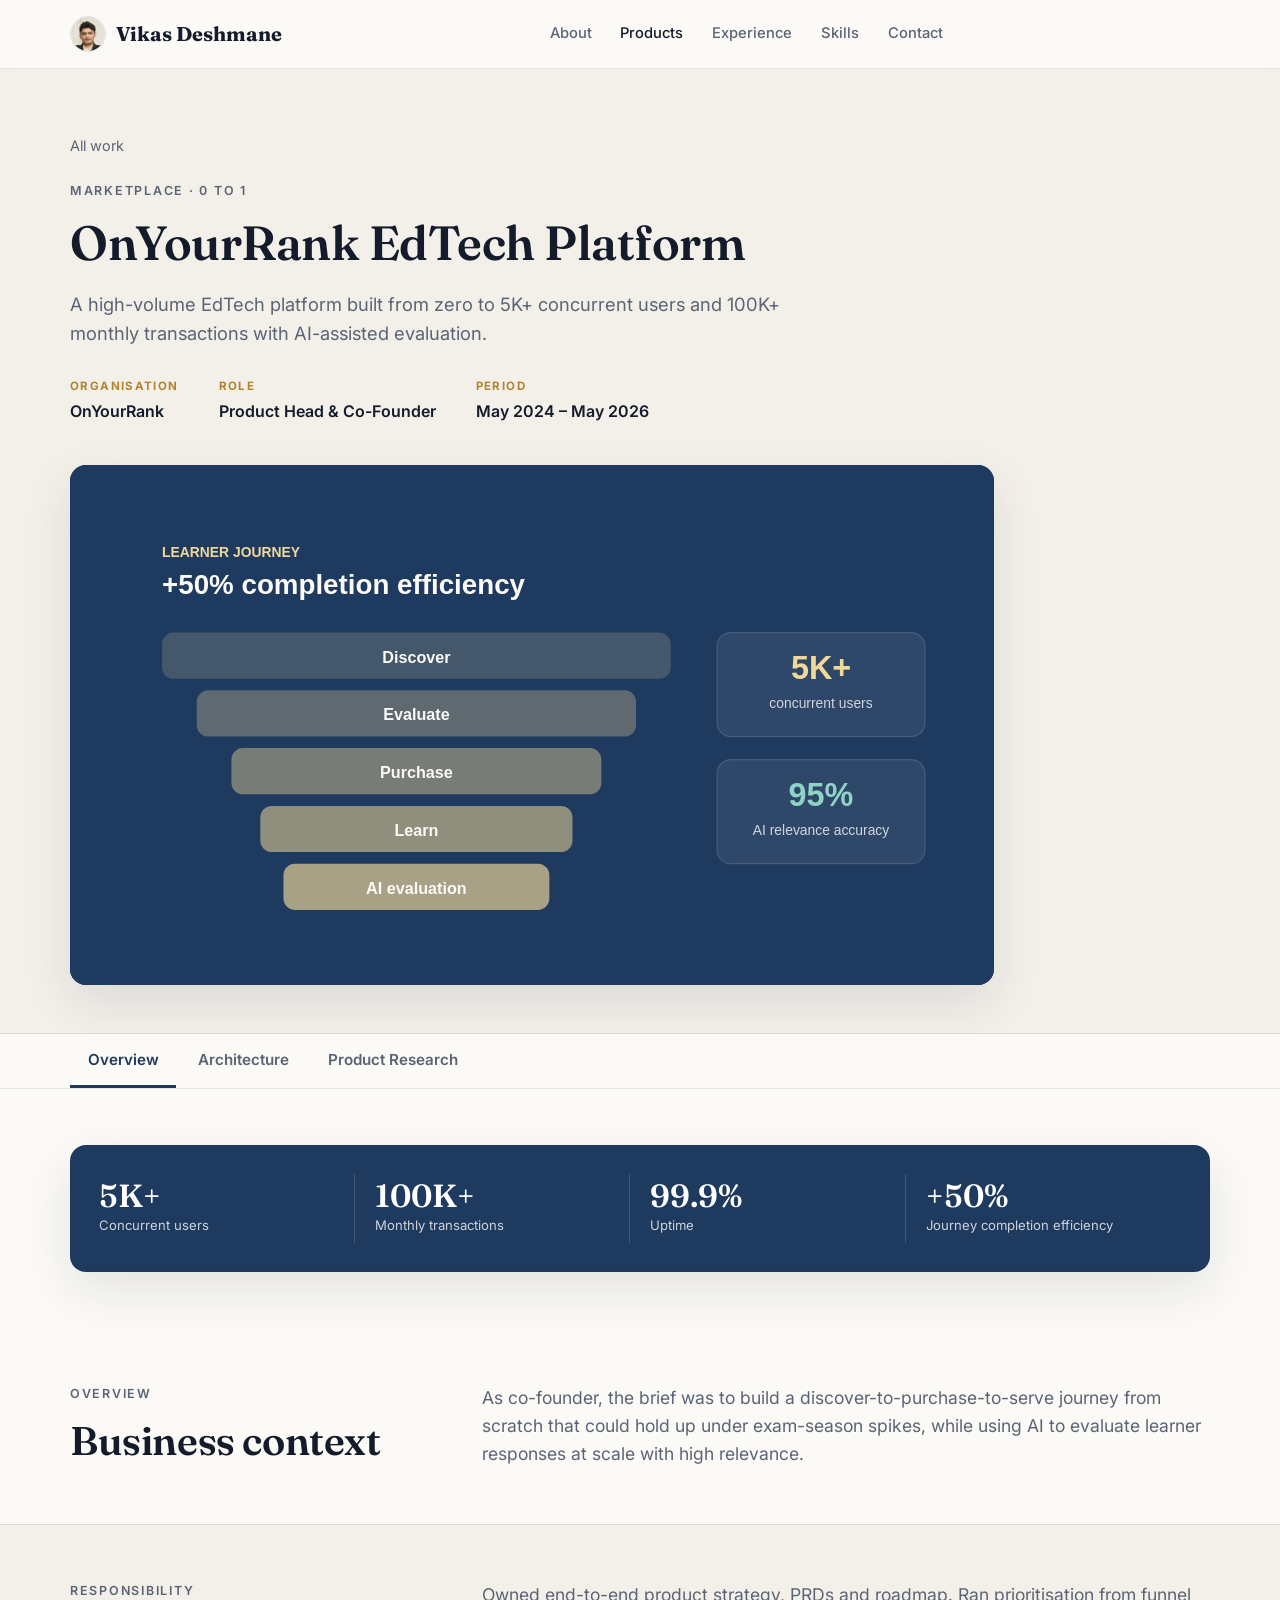
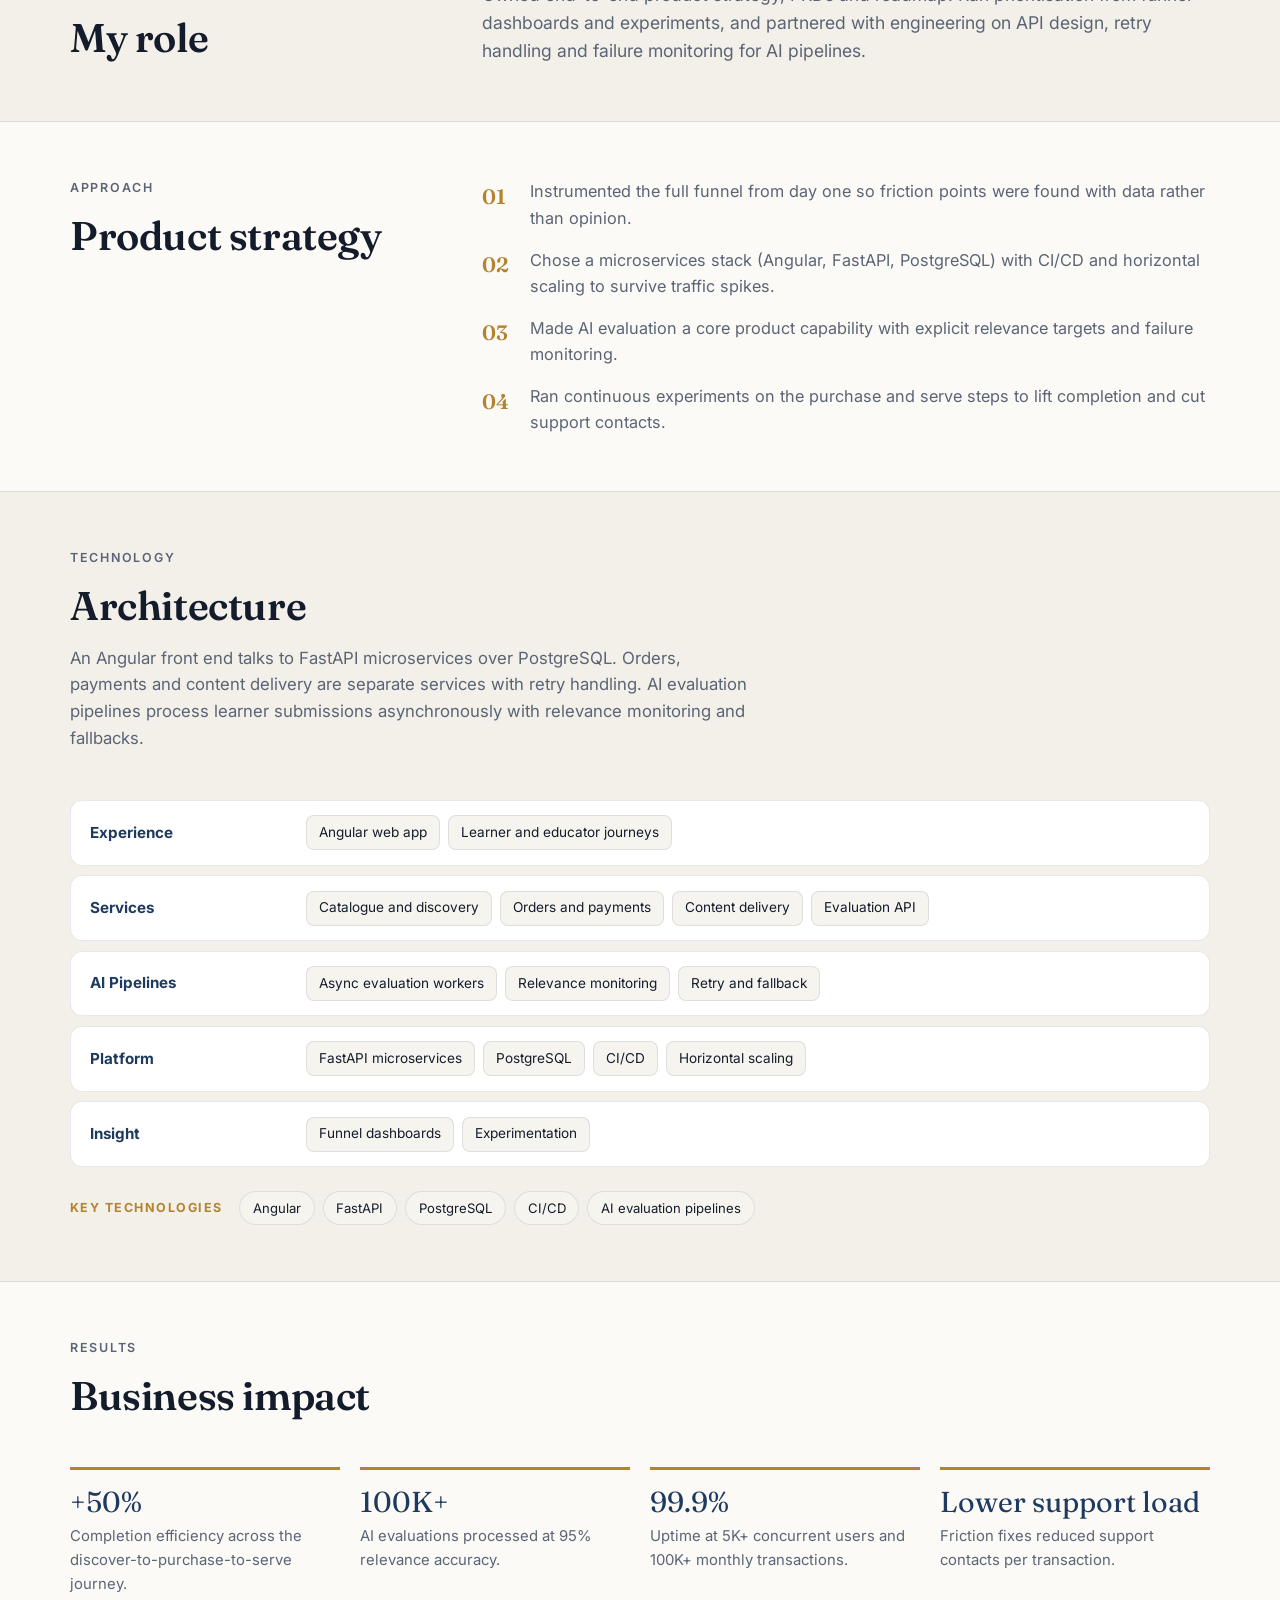
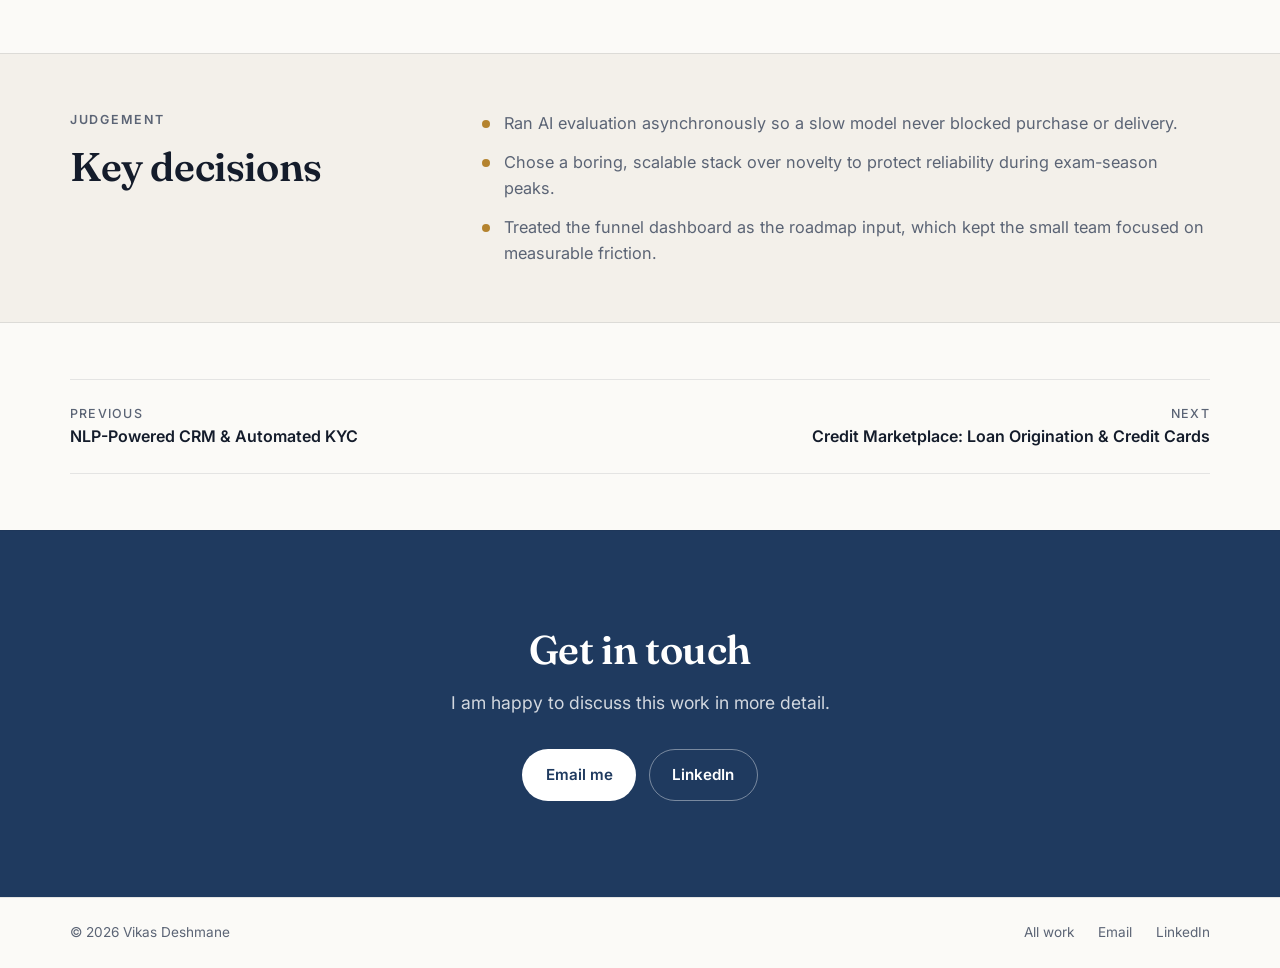
<file: products/onyourrank-edtech.html>
<!DOCTYPE html>
<html lang="en">
<head>
  <meta charset="UTF-8">
  <meta name="viewport" content="width=device-width, initial-scale=1.0">
  <title>OnYourRank EdTech Platform · Vikas Deshmane</title>
  <meta name="description" content="A high-volume EdTech platform built from zero to 5K+ concurrent users and 100K+ monthly transactions with AI-assisted evaluation.">
  <link rel="preconnect" href="https://fonts.googleapis.com">
  <link href="https://fonts.googleapis.com/css2?family=Inter:wght@400;500;600;700;800&family=Fraunces:opsz,wght@9..144,600;9..144,700&display=swap" rel="stylesheet">
  <link rel="icon" type="image/png" href="../assets/favicon.png">
  <link rel="apple-touch-icon" href="../assets/apple-touch-icon.png">
  <link rel="stylesheet" href="../styles.css?v=6">
</head>
<body>
  <header class="nav" id="top">
    <div class="container nav__inner">
      <a href="../index.html" class="nav__brand"><img src="../assets/avatar.jpg" alt="" class="nav__avatar">Vikas Deshmane</a>
      <nav class="nav__links" id="navLinks">
        <a href="../index.html#about">About</a>
        <a href="../index.html#products" class="active">Products</a>
        <a href="../index.html#experience">Experience</a>
        <a href="../index.html#skills">Skills</a>
        <a href="../index.html#contact">Contact</a>
      </nav>
      <div class="nav__actions">
        <button class="nav__toggle" id="navToggle" aria-label="Toggle menu" aria-expanded="false"><span></span><span></span><span></span></button>
      </div>
    </div>
  </header>

  <section class="phero">
    <div class="container">
      <a href="../index.html#products" class="back">All work</a>
      <p class="eyebrow">Marketplace · 0 to 1</p>
      <h1 class="phero__title">OnYourRank EdTech Platform</h1>
      <p class="phero__tagline">A high-volume EdTech platform built from zero to 5K+ concurrent users and 100K+ monthly transactions with AI-assisted evaluation.</p>
      <dl class="phero__facts">
        <div><dt>Organisation</dt><dd>OnYourRank</dd></div>
        <div><dt>Role</dt><dd>Product Head &amp; Co-Founder</dd></div>
        <div><dt>Period</dt><dd>May 2024 – May 2026</dd></div>
      </dl>
      <figure class="phero__cover"><img src="../assets/products/onyourrank-edtech.svg" alt="OnYourRank EdTech Platform illustration"></figure>
    </div>
  </section>

  <nav class="tabs" id="productTabs"><div class="container tabs__inner" role="tablist"><button class="tabs__btn" role="tab" data-tab="overview" aria-selected="true">Overview</button><button class="tabs__btn" role="tab" data-tab="architecture" aria-selected="false">Architecture</button><button class="tabs__btn" role="tab" data-tab="research" aria-selected="false">Product Research</button></div></nav>
<div class="tabpanel" id="tab-overview" role="tabpanel">
  <section class="section section--tight">
    <div class="container">
      <div class="hero__card"><div class="stat-grid stat-grid--4"><div class="stat"><span class="stat__num">5K+</span><span class="stat__label">Concurrent users</span></div><div class="stat"><span class="stat__num">100K+</span><span class="stat__label">Monthly transactions</span></div><div class="stat"><span class="stat__num">99.9%</span><span class="stat__label">Uptime</span></div><div class="stat"><span class="stat__num">+50%</span><span class="stat__label">Journey completion efficiency</span></div></div></div>
    </div>
  </section>

  <section class="section section--tight">
    <div class="container detail">
      <div class="detail__side"><p class="eyebrow">Overview</p><h2>Business context</h2></div>
      <div class="detail__main"><p class="lead-text">As co-founder, the brief was to build a discover-to-purchase-to-serve journey from scratch that could hold up under exam-season spikes, while using AI to evaluate learner responses at scale with high relevance.</p></div>
    </div>
  </section>

  <section class="section section--tight section--alt">
    <div class="container detail">
      <div class="detail__side"><p class="eyebrow">Responsibility</p><h2>My role</h2></div>
      <div class="detail__main"><p class="lead-text">Owned end-to-end product strategy, PRDs and roadmap. Ran prioritisation from funnel dashboards and experiments, and partnered with engineering on API design, retry handling and failure monitoring for AI pipelines.</p></div>
    </div>
  </section>

  <section class="section section--tight">
    <div class="container detail">
      <div class="detail__side"><p class="eyebrow">Approach</p><h2>Product strategy</h2></div>
      <div class="detail__main"><ol class="numbered"><li>Instrumented the full funnel from day one so friction points were found with data rather than opinion.</li><li>Chose a microservices stack (Angular, FastAPI, PostgreSQL) with CI/CD and horizontal scaling to survive traffic spikes.</li><li>Made AI evaluation a core product capability with explicit relevance targets and failure monitoring.</li><li>Ran continuous experiments on the purchase and serve steps to lift completion and cut support contacts.</li></ol></div>
    </div>
  </section>

  <section class="section section--tight section--alt">
    <div class="container">
      <div class="section__head"><p class="eyebrow">Technology</p><h2>Architecture</h2><p class="section__sub">An Angular front end talks to FastAPI microservices over PostgreSQL. Orders, payments and content delivery are separate services with retry handling. AI evaluation pipelines process learner submissions asynchronously with relevance monitoring and fallbacks.</p></div>
      <div class="arch"><div class="arch__layer"><div class="arch__name">Experience</div><div class="arch__items"><span>Angular web app</span><span>Learner and educator journeys</span></div></div><div class="arch__layer"><div class="arch__name">Services</div><div class="arch__items"><span>Catalogue and discovery</span><span>Orders and payments</span><span>Content delivery</span><span>Evaluation API</span></div></div><div class="arch__layer"><div class="arch__name">AI Pipelines</div><div class="arch__items"><span>Async evaluation workers</span><span>Relevance monitoring</span><span>Retry and fallback</span></div></div><div class="arch__layer"><div class="arch__name">Platform</div><div class="arch__items"><span>FastAPI microservices</span><span>PostgreSQL</span><span>CI/CD</span><span>Horizontal scaling</span></div></div><div class="arch__layer"><div class="arch__name">Insight</div><div class="arch__items"><span>Funnel dashboards</span><span>Experimentation</span></div></div></div>
      <div class="arch__stack"><span>Key technologies</span><ul class="chips"><li>Angular</li><li>FastAPI</li><li>PostgreSQL</li><li>CI/CD</li><li>AI evaluation pipelines</li></ul></div>
    </div>
  </section>

  <section class="section section--tight">
    <div class="container">
      <div class="section__head"><p class="eyebrow">Results</p><h2>Business impact</h2></div>
      <div class="impacts"><div class="impact"><span class="impact__value">+50%</span><p>Completion efficiency across the discover-to-purchase-to-serve journey.</p></div><div class="impact"><span class="impact__value">100K+</span><p>AI evaluations processed at 95% relevance accuracy.</p></div><div class="impact"><span class="impact__value">99.9%</span><p>Uptime at 5K+ concurrent users and 100K+ monthly transactions.</p></div><div class="impact"><span class="impact__value">Lower support load</span><p>Friction fixes reduced support contacts per transaction.</p></div></div>
    </div>
  </section>

  <section class="section section--tight section--alt">
    <div class="container detail">
      <div class="detail__side"><p class="eyebrow">Judgement</p><h2>Key decisions</h2></div>
      <div class="detail__main"><ul class="bullets"><li>Ran AI evaluation asynchronously so a slow model never blocked purchase or delivery.</li><li>Chose a boring, scalable stack over novelty to protect reliability during exam-season peaks.</li><li>Treated the funnel dashboard as the roadmap input, which kept the small team focused on measurable friction.</li></ul></div>
    </div>
  </section>

  </div>
  <div class="tabpanel" id="tab-architecture" role="tabpanel" hidden>
  <section class="section section--tight">
    <div class="container">
      <div class="section__head"><p class="eyebrow">System architecture</p><h2>End-to-end architecture</h2><p class="section__sub">A microservices platform on FastAPI and PostgreSQL that scales horizontally for exam-season peaks, with AI evaluation running asynchronously so it never blocks purchase or learning.</p></div>
      <div class="diagram"><svg xmlns="http://www.w3.org/2000/svg" viewBox="0 0 1136 446" role="img" aria-label="End-to-end architecture diagram"><defs><marker id="arr" viewBox="0 0 10 10" refX="8" refY="5" markerWidth="7" markerHeight="7" orient="auto"><path d="M0 0L10 5L0 10z" fill="#b4832e"/></marker></defs><rect x="20" y="10" width="184" height="306" rx="16" fill="#f3f0ea" stroke="#d9dde4"/><text font-family="Inter, Segoe UI, Arial, sans-serif" font-size="11" font-weight="700" fill="#b4832e" text-anchor="middle" dominant-baseline="middle"><tspan x="112.0" y="40.0">USERS</tspan></text><rect x="32" y="93.0" width="160" height="48" rx="10" fill="#ffffff" stroke="#d9dde4"/><text font-family="Inter, Segoe UI, Arial, sans-serif" font-size="12.5" font-weight="600" fill="#141c2b" text-anchor="middle" dominant-baseline="middle"><tspan x="112.0" y="117.0">Learners</tspan></text><rect x="32" y="151.0" width="160" height="48" rx="10" fill="#ffffff" stroke="#d9dde4"/><text font-family="Inter, Segoe UI, Arial, sans-serif" font-size="12.5" font-weight="600" fill="#141c2b" text-anchor="middle" dominant-baseline="middle"><tspan x="112.0" y="175.0">Parents and payers</tspan></text><rect x="32" y="209.0" width="160" height="48" rx="10" fill="#ffffff" stroke="#d9dde4"/><text font-family="Inter, Segoe UI, Arial, sans-serif" font-size="12.5" font-weight="600" fill="#141c2b" text-anchor="middle" dominant-baseline="middle"><tspan x="112.0" y="233.0">Educators</tspan></text><line x1="208" y1="163.0" x2="244" y2="163.0" stroke="#b4832e" stroke-width="2.5" marker-end="url(#arr)"/><rect x="248" y="10" width="184" height="306" rx="16" fill="#f3f0ea" stroke="#d9dde4"/><text font-family="Inter, Segoe UI, Arial, sans-serif" font-size="11" font-weight="700" fill="#b4832e" text-anchor="middle" dominant-baseline="middle"><tspan x="340.0" y="40.0">FRONT END</tspan></text><rect x="260" y="93.0" width="160" height="48" rx="10" fill="#ffffff" stroke="#d9dde4"/><text font-family="Inter, Segoe UI, Arial, sans-serif" font-size="12.5" font-weight="600" fill="#141c2b" text-anchor="middle" dominant-baseline="middle"><tspan x="340.0" y="117.0">Angular web app</tspan></text><rect x="260" y="151.0" width="160" height="48" rx="10" fill="#ffffff" stroke="#d9dde4"/><text font-family="Inter, Segoe UI, Arial, sans-serif" font-size="12.5" font-weight="600" fill="#141c2b" text-anchor="middle" dominant-baseline="middle"><tspan x="340.0" y="175.0">CDN and static assets</tspan></text><rect x="260" y="209.0" width="160" height="48" rx="10" fill="#ffffff" stroke="#d9dde4"/><text font-family="Inter, Segoe UI, Arial, sans-serif" font-size="12.5" font-weight="600" fill="#141c2b" text-anchor="middle" dominant-baseline="middle"><tspan x="340.0" y="233.0">API gateway</tspan></text><line x1="436" y1="163.0" x2="472" y2="163.0" stroke="#b4832e" stroke-width="2.5" marker-end="url(#arr)"/><rect x="476" y="10" width="184" height="306" rx="16" fill="#1f3a5f" stroke="#1f3a5f"/><text font-family="Inter, Segoe UI, Arial, sans-serif" font-size="11" font-weight="700" fill="#f0d79a" text-anchor="middle" dominant-baseline="middle"><tspan x="568.0" y="40.0">CORE SERVICES</tspan></text><rect x="488" y="64.0" width="160" height="48" rx="10" fill="#2b4d7c" stroke="#4a6a95"/><text font-family="Inter, Segoe UI, Arial, sans-serif" font-size="12.5" font-weight="600" fill="#ffffff" text-anchor="middle" dominant-baseline="middle"><tspan x="568.0" y="80.5">Catalogue and</tspan><tspan x="568.0" y="95.5">discovery</tspan></text><rect x="488" y="122.0" width="160" height="48" rx="10" fill="#2b4d7c" stroke="#4a6a95"/><text font-family="Inter, Segoe UI, Arial, sans-serif" font-size="12.5" font-weight="600" fill="#ffffff" text-anchor="middle" dominant-baseline="middle"><tspan x="568.0" y="146.0">Orders and payments</tspan></text><rect x="488" y="180.0" width="160" height="48" rx="10" fill="#2b4d7c" stroke="#4a6a95"/><text font-family="Inter, Segoe UI, Arial, sans-serif" font-size="12.5" font-weight="600" fill="#ffffff" text-anchor="middle" dominant-baseline="middle"><tspan x="568.0" y="204.0">Content delivery</tspan></text><rect x="488" y="238.0" width="160" height="48" rx="10" fill="#2b4d7c" stroke="#4a6a95"/><text font-family="Inter, Segoe UI, Arial, sans-serif" font-size="12.5" font-weight="600" fill="#ffffff" text-anchor="middle" dominant-baseline="middle"><tspan x="568.0" y="262.0">Evaluation API</tspan></text><line x1="664" y1="163.0" x2="700" y2="163.0" stroke="#b4832e" stroke-width="2.5" marker-end="url(#arr)"/><rect x="704" y="10" width="184" height="306" rx="16" fill="#f3f0ea" stroke="#d9dde4"/><text font-family="Inter, Segoe UI, Arial, sans-serif" font-size="11" font-weight="700" fill="#b4832e" text-anchor="middle" dominant-baseline="middle"><tspan x="796.0" y="40.0">AI PIPELINE</tspan></text><rect x="716" y="64.0" width="160" height="48" rx="10" fill="#ffffff" stroke="#d9dde4"/><text font-family="Inter, Segoe UI, Arial, sans-serif" font-size="12.5" font-weight="600" fill="#141c2b" text-anchor="middle" dominant-baseline="middle"><tspan x="796.0" y="88.0">Submission queue</tspan></text><rect x="716" y="122.0" width="160" height="48" rx="10" fill="#ffffff" stroke="#d9dde4"/><text font-family="Inter, Segoe UI, Arial, sans-serif" font-size="12.5" font-weight="600" fill="#141c2b" text-anchor="middle" dominant-baseline="middle"><tspan x="796.0" y="138.5">Async evaluation</tspan><tspan x="796.0" y="153.5">workers</tspan></text><rect x="716" y="180.0" width="160" height="48" rx="10" fill="#ffffff" stroke="#d9dde4"/><text font-family="Inter, Segoe UI, Arial, sans-serif" font-size="12.5" font-weight="600" fill="#141c2b" text-anchor="middle" dominant-baseline="middle"><tspan x="796.0" y="204.0">Relevance scoring</tspan></text><rect x="716" y="238.0" width="160" height="48" rx="10" fill="#ffffff" stroke="#d9dde4"/><text font-family="Inter, Segoe UI, Arial, sans-serif" font-size="12.5" font-weight="600" fill="#141c2b" text-anchor="middle" dominant-baseline="middle"><tspan x="796.0" y="262.0">Retry and fallback</tspan></text><line x1="892" y1="163.0" x2="928" y2="163.0" stroke="#b4832e" stroke-width="2.5" marker-end="url(#arr)"/><rect x="932" y="10" width="184" height="306" rx="16" fill="#f3f0ea" stroke="#d9dde4"/><text font-family="Inter, Segoe UI, Arial, sans-serif" font-size="11" font-weight="700" fill="#b4832e" text-anchor="middle" dominant-baseline="middle"><tspan x="1024.0" y="40.0">DATA AND INSIGHT</tspan></text><rect x="944" y="93.0" width="160" height="48" rx="10" fill="#ffffff" stroke="#d9dde4"/><text font-family="Inter, Segoe UI, Arial, sans-serif" font-size="12.5" font-weight="600" fill="#141c2b" text-anchor="middle" dominant-baseline="middle"><tspan x="1024.0" y="117.0">PostgreSQL</tspan></text><rect x="944" y="151.0" width="160" height="48" rx="10" fill="#ffffff" stroke="#d9dde4"/><text font-family="Inter, Segoe UI, Arial, sans-serif" font-size="12.5" font-weight="600" fill="#141c2b" text-anchor="middle" dominant-baseline="middle"><tspan x="1024.0" y="175.0">Funnel dashboards</tspan></text><rect x="944" y="209.0" width="160" height="48" rx="10" fill="#ffffff" stroke="#d9dde4"/><text font-family="Inter, Segoe UI, Arial, sans-serif" font-size="12.5" font-weight="600" fill="#141c2b" text-anchor="middle" dominant-baseline="middle"><tspan x="1024.0" y="233.0">Experimentation</tspan></text><text font-family="Inter, Segoe UI, Arial, sans-serif" font-size="11" font-weight="700" fill="#b4832e" text-anchor="start" dominant-baseline="middle"><tspan x="20" y="332.0">CROSS-CUTTING CONTROLS</tspan></text><rect x="20.0" y="346" width="265.0" height="76" rx="12" fill="#ffffff" stroke="#d9dde4"/><rect x="20.0" y="346" width="5" height="76" rx="2" fill="#b4832e"/><text font-family="Inter, Segoe UI, Arial, sans-serif" font-size="13" font-weight="700" fill="#1f3a5f" text-anchor="start" dominant-baseline="middle"><tspan x="38.0" y="368.0">Scale</tspan></text><text font-family="Inter, Segoe UI, Arial, sans-serif" font-size="11.5" font-weight="500" fill="#5b6475" text-anchor="start" dominant-baseline="middle"><tspan x="38.0" y="388.5">Horizontal scaling for 5K+ concurrent</tspan><tspan x="38.0" y="403.5">users</tspan></text><rect x="297.0" y="346" width="265.0" height="76" rx="12" fill="#ffffff" stroke="#d9dde4"/><rect x="297.0" y="346" width="5" height="76" rx="2" fill="#b4832e"/><text font-family="Inter, Segoe UI, Arial, sans-serif" font-size="13" font-weight="700" fill="#1f3a5f" text-anchor="start" dominant-baseline="middle"><tspan x="315.0" y="368.0">Reliability</tspan></text><text font-family="Inter, Segoe UI, Arial, sans-serif" font-size="11.5" font-weight="500" fill="#5b6475" text-anchor="start" dominant-baseline="middle"><tspan x="315.0" y="396.0">99.9% uptime, CI/CD, retry handling</tspan></text><rect x="574.0" y="346" width="265.0" height="76" rx="12" fill="#ffffff" stroke="#d9dde4"/><rect x="574.0" y="346" width="5" height="76" rx="2" fill="#b4832e"/><text font-family="Inter, Segoe UI, Arial, sans-serif" font-size="13" font-weight="700" fill="#1f3a5f" text-anchor="start" dominant-baseline="middle"><tspan x="592.0" y="368.0">AI quality</tspan></text><text font-family="Inter, Segoe UI, Arial, sans-serif" font-size="11.5" font-weight="500" fill="#5b6475" text-anchor="start" dominant-baseline="middle"><tspan x="592.0" y="388.5">95% relevance accuracy, failure</tspan><tspan x="592.0" y="403.5">monitoring</tspan></text><rect x="851.0" y="346" width="265.0" height="76" rx="12" fill="#ffffff" stroke="#d9dde4"/><rect x="851.0" y="346" width="5" height="76" rx="2" fill="#b4832e"/><text font-family="Inter, Segoe UI, Arial, sans-serif" font-size="13" font-weight="700" fill="#1f3a5f" text-anchor="start" dominant-baseline="middle"><tspan x="869.0" y="368.0">Growth</tspan></text><text font-family="Inter, Segoe UI, Arial, sans-serif" font-size="11.5" font-weight="500" fill="#5b6475" text-anchor="start" dominant-baseline="middle"><tspan x="869.0" y="396.0">Funnel analytics and A/B experiments</tspan></text></svg></div>
      
    </div>
  </section>
  <section class="section section--tight section--alt">
    <div class="container detail">
      <div class="detail__side"><p class="eyebrow">Request lifecycle</p><h2>Request lifecycle</h2></div>
      <div class="detail__main"><ol class="numbered"><li>Discover: a learner finds a course through catalogue and search.</li><li>Purchase: orders and payments complete in a simplified checkout.</li><li>Learn: content delivery serves lessons and practice tests.</li><li>Submit: answers go to a queue instead of blocking the learner.</li><li>Evaluate: AI workers score submissions asynchronously, with retries and fallbacks.</li><li>Feedback: results return to the learner with relevance-checked explanations.</li><li>Improve: funnel dashboards and experiments decide the next round of changes.</li></ol></div>
    </div>
  </section>
  <section class="section section--tight">
    <div class="container">
      <div class="section__head"><p class="eyebrow">Service roster</p><h2>Components and guardrails</h2></div>
      <div class="table-wrap"><table class="agents">
        <thead><tr><th>Service</th><th>Responsibility</th><th>Guardrail</th></tr></thead>
        <tbody><tr><td><strong>Catalogue</strong></td><td>Search and course discovery</td><td>Cached for peak traffic</td></tr><tr><td><strong>Orders and payments</strong></td><td>Checkout and payment confirmation</td><td>Idempotent payment handling</td></tr><tr><td><strong>Content delivery</strong></td><td>Serves lessons and tests</td><td>CDN and horizontal scaling</td></tr><tr><td><strong>Evaluation workers</strong></td><td>Score learner submissions with AI</td><td>Async queue, retries, relevance threshold</td></tr><tr><td><strong>Analytics</strong></td><td>Funnel and experiment reporting</td><td>Single event schema</td></tr></tbody>
      </table></div>
    </div>
  </section>
</div>
<div class="tabpanel" id="tab-research" role="tabpanel" hidden>
  <section class="section section--tight">
    <div class="container">
      <div class="section__head"><p class="eyebrow">Discovery</p><h2>Product research</h2><p class="section__sub">As co-founder, research ran continuously through learner interviews, funnel data and experiments.</p></div>
      <div class="arch__stack"><span>Research methods</span><ul class="chips"><li>Learner interviews</li><li>Educator interviews</li><li>Funnel analytics</li><li>A/B experiments</li><li>Support ticket review</li></ul></div>
    </div>
  </section>
  <section class="section section--tight section--alt">
    <div class="container">
      <div class="section__head"><p class="eyebrow">Users</p><h2>Personas</h2></div>
      <div class="personas">
        <article class="persona persona--end">
          <header><span class="persona__avatar">EA</span><div><h4>Exam aspirant</h4><span class="persona__type">End customer</span></div></header>
          <p class="persona__about">Student preparing for a competitive exam.</p>
          <div class="persona__cols">
            <div><h5>Goals</h5><ul><li>Affordable practice</li><li>Fast, useful feedback</li></ul></div>
            <div><h5>Pain points</h5><ul><li>Slow evaluation</li><li>Confusing purchase flow</li></ul></div>
          </div>
          <p class="persona__needs"><strong>Needs:</strong> Instant, relevant feedback on every attempt.</p>
        </article>
        <article class="persona persona--end">
          <header><span class="persona__avatar">PO</span><div><h4>Parent or payer</h4><span class="persona__type">End customer · buyer</span></div></header>
          <p class="persona__about">Pays for the course on the student&#x27;s behalf.</p>
          <div class="persona__cols">
            <div><h5>Goals</h5><ul><li>Value for money</li><li>Visible progress</li></ul></div>
            <div><h5>Pain points</h5><ul><li>Unclear outcomes</li></ul></div>
          </div>
          <p class="persona__needs"><strong>Needs:</strong> Clear progress reporting and simple payment.</p>
        </article>
        <article class="persona">
          <header><span class="persona__avatar">E</span><div><h4>Educator</h4><span class="persona__type">Content partner</span></div></header>
          <p class="persona__about">Creates and sells course content.</p>
          <div class="persona__cols">
            <div><h5>Goals</h5><ul><li>Reach more learners</li><li>Reliable payouts</li></ul></div>
            <div><h5>Pain points</h5><ul><li>Manual evaluation workload</li></ul></div>
          </div>
          <p class="persona__needs"><strong>Needs:</strong> AI-assisted evaluation and reliable delivery.</p>
        </article>
        <article class="persona">
          <header><span class="persona__avatar">SL</span><div><h4>Support lead</h4><span class="persona__type">Internal · operator</span></div></header>
          <p class="persona__about">Handles learner queries.</p>
          <div class="persona__cols">
            <div><h5>Goals</h5><ul><li>Fewer tickets per transaction</li></ul></div>
            <div><h5>Pain points</h5><ul><li>Spikes in exam season</li></ul></div>
          </div>
          <p class="persona__needs"><strong>Needs:</strong> Fewer failure points in the journey.</p>
        </article>
      </div>
    </div>
  </section>
  <section class="section section--tight">
    <div class="container">
      <div class="section__head"><p class="eyebrow">Insights to decisions</p><h2>Insights and decisions</h2></div>
      <div class="insights"><div class="insight"><p class="insight__q">Drop-off clustered at checkout and first-use.</p><p class="insight__a"><span>Product decision</span>Simplified purchase and onboarding lifted completion by 50%.</p></div><div class="insight"><p class="insight__q">Feedback speed drove retention more than content volume.</p><p class="insight__a"><span>Product decision</span>Asynchronous AI evaluation at 95% relevance.</p></div><div class="insight"><p class="insight__q">Exam-season spikes caused most outages and tickets.</p><p class="insight__a"><span>Product decision</span>Horizontal scaling and retry handling for 99.9% uptime.</p></div></div>
    </div>
  </section>
</div>

  <section class="section section--tight">
    <div class="container pager"><a href="angel-one-servicing-ai.html" class="pager__link"><small>Previous</small>NLP-Powered CRM &amp; Automated KYC</a><a href="credit-marketplace.html" class="pager__link pager__link--next"><small>Next</small>Credit Marketplace: Loan Origination &amp; Credit Cards</a></div>
  </section>

  <section class="section section--contact">
    <div class="container contact">
      <h2>Get in touch</h2>
      <p class="contact__lead">I am happy to discuss this work in more detail.</p>
      <div class="contact__links">
        <a class="btn btn--primary" href="mailto:vikasdeshmane.iiml@gmail.com">Email me</a>
        <a class="btn btn--ghost" href="https://www.linkedin.com/in/vikasdeshmane" target="_blank" rel="noopener">LinkedIn</a>
      </div>
    </div>
  </section>

  <footer class="footer">
    <div class="container footer__inner">
      <span>© <span id="year"></span> Vikas Deshmane</span>
      <nav class="footer__links">
        <a href="../index.html#products">All work</a>
        <a href="mailto:vikasdeshmane.iiml@gmail.com">Email</a>
        <a href="https://www.linkedin.com/in/vikasdeshmane" target="_blank" rel="noopener">LinkedIn</a>
      </nav>
    </div>
  </footer>
  <script src="../script.js?v=6"></script>
</body>
</html>
</file>
<file: styles.css>
/* ============================================================
   Vikas Deshmane · Product Leadership Portfolio
   ============================================================ */

:root {
  --bg: #fbfaf7;
  --bg-alt: #f3f0ea;
  --surface: #ffffff;
  --surface-2: #f6f4ef;
  --border: rgba(20, 30, 50, 0.10);
  --text: #141c2b;
  --muted: #5b6475;
  --accent: #1f3a5f;
  --accent-2: #b4832e;
  --accent-ink: #ffffff;
  --font-body: 'Inter', system-ui, -apple-system, Segoe UI, Roboto, sans-serif;
  --font-display: 'Fraunces', Georgia, serif;
  --radius: 16px;
  --container: 1140px;
  --shadow: 0 18px 50px rgba(20, 30, 50, 0.10);
}

* { box-sizing: border-box; }
html { scroll-behavior: smooth; }
body {
  margin: 0;
  font-family: var(--font-body);
  background: var(--bg);
  color: var(--text);
  line-height: 1.6;
  -webkit-font-smoothing: antialiased;
}
a { color: inherit; text-decoration: none; }
ul, ol { margin: 0; padding: 0; list-style: none; }
h1, h2, h3, h4, h5 { margin: 0; line-height: 1.15; }
p { margin: 0 0 1rem; }
strong { color: var(--text); font-weight: 600; }

.container { width: min(var(--container), 100% - 2rem); margin: 0 auto; }

.eyebrow {
  font-size: 0.78rem; font-weight: 600; letter-spacing: 0.14em; text-transform: uppercase;
  color: var(--muted); margin-bottom: 0.9rem;
}
h1 { font-family: var(--font-display); font-weight: 600; font-size: clamp(2.2rem, 4.6vw, 3.6rem); letter-spacing: -0.01em; }
h1 em { font-style: normal; color: inherit; }
h2 { font-family: var(--font-display); font-weight: 600; font-size: clamp(1.7rem, 3.2vw, 2.5rem); letter-spacing: -0.01em; }
h3 { font-size: 1.35rem; font-weight: 700; }
h4 { font-size: 1.05rem; font-weight: 700; }
h5 { font-size: 0.74rem; font-weight: 700; letter-spacing: 0.12em; text-transform: uppercase; color: var(--accent-2); margin-bottom: 0.4rem; }

/* Buttons */
.btn {
  display: inline-flex; align-items: center; justify-content: center; gap: 0.5rem;
  padding: 0.8rem 1.4rem; border-radius: 999px; font-weight: 600; font-size: 0.95rem;
  border: 1px solid transparent; transition: transform 0.15s ease, background 0.2s ease, border-color 0.2s ease;
  cursor: pointer;
}
.btn:hover { transform: none; }
.btn--primary { background: var(--accent); color: var(--accent-ink); }
.btn--primary:hover { background: #2b4d7c; }
.btn--ghost { background: transparent; color: var(--text); border-color: rgba(20, 30, 50, 0.25); }
.btn--ghost:hover { border-color: var(--accent); color: var(--accent); background: rgba(31,58,95,0.04); }
.btn--sm { padding: 0.55rem 1rem; font-size: 0.85rem; }

/* Nav */
.nav {
  position: sticky; top: 0; z-index: 50;
  background: rgba(251, 250, 247, 0.85); backdrop-filter: blur(14px);
  border-bottom: 1px solid var(--border);
}
.nav__inner { display: flex; align-items: center; justify-content: space-between; height: 68px; gap: 1rem; }
.nav__brand { font-family: var(--font-display); font-size: 1.25rem; font-weight: 700; display: inline-flex; align-items: center; gap: 0.65rem; }
.nav__avatar { width: 36px; height: 36px; border-radius: 50%; object-fit: cover; border: 1px solid var(--border); }

.nav__links { display: flex; gap: 1.8rem; }
.nav__links a { font-size: 0.92rem; font-weight: 500; color: var(--muted); transition: color 0.2s; }
.nav__links a:hover, .nav__links a.active { color: var(--text); }
.nav__actions { display: flex; align-items: center; gap: 0.75rem; }
.nav__toggle {
  display: none; flex-direction: column; gap: 5px; background: none; border: 0; padding: 6px; cursor: pointer;
}
.nav__toggle span { width: 22px; height: 2px; background: var(--text); border-radius: 2px; transition: 0.2s; }

/* Hero */
.hero {
  position: relative; padding: 6rem 0 5rem; overflow: hidden;
}
.hero__grid { display: grid; grid-template-columns: 1.35fr 1fr; gap: 4rem; align-items: center; position: relative; margin-bottom: 3rem; }
.hero__portrait {
  margin: 0; position: relative; aspect-ratio: 3 / 4; border-radius: var(--radius); overflow: hidden;
  box-shadow: var(--shadow); border: 1px solid var(--border); background: var(--bg-alt);
}

.hero__portrait img { width: 100%; height: 100%; object-fit: cover; object-position: 100% 0; display: block; transform: scale(1.08); transform-origin: top right; }
.hero__card--wide { position: relative; }
.stat-grid--6 { grid-template-columns: repeat(6, 1fr); }
.stat-grid--6 .stat { border-bottom: 0; border-right: 1px solid rgba(255,255,255,0.15); padding-right: 1rem; }
.stat-grid--6 .stat:last-child { border-right: 0; }
.hero__lead { font-size: 1.15rem; color: var(--muted); margin: 1.5rem 0 2rem; max-width: 56ch; }
.hero__cta { display: flex; gap: 0.9rem; flex-wrap: wrap; margin-bottom: 2rem; }
.hero__meta li { color: var(--muted); font-size: 0.92rem; padding: 0.25rem 0; }
.hero__meta li::before { content: ''; display: inline-block; width: 14px; height: 1px; background: var(--muted); vertical-align: middle; margin-right: 0.6rem; }

.hero__card {
  background: var(--accent); color: #fff;
  border: 1px solid var(--border); border-radius: var(--radius); padding: 1.75rem; box-shadow: var(--shadow);
}
.stat-grid { display: grid; grid-template-columns: 1fr 1fr; gap: 1.25rem; }
.stat { display: flex; flex-direction: column; gap: 0.2rem; padding: 0.4rem 0; border-bottom: 1px solid rgba(255,255,255,0.15); }
.stat:nth-last-child(-n+2) { border-bottom: 0; }
.stat__num { font-family: var(--font-display); font-size: 2rem; font-weight: 600; color: #ffffff; line-height: 1; }
.stat__label { font-size: 0.82rem; color: rgba(255,255,255,0.78); }

/* Trust strip */
.strip { border-top: 1px solid var(--border); border-bottom: 1px solid var(--border); padding: 1.5rem 0; background: var(--bg-alt); }
.strip__label { text-align: center; font-size: 0.75rem; letter-spacing: 0.14em; text-transform: uppercase; color: var(--muted); margin-bottom: 0.9rem; }
.strip__logos { display: flex; flex-wrap: wrap; justify-content: center; gap: 1rem 2.5rem; }
.strip__logos li { font-family: var(--font-display); font-weight: 600; font-size: 1.15rem; color: rgba(20, 28, 43, 0.55); }

/* Sections */
.section { padding: 6rem 0; }
.section--alt { background: var(--bg-alt); border-top: 1px solid var(--border); border-bottom: 1px solid var(--border); }
.section__head { max-width: 680px; margin-bottom: 3rem; }
.section__sub { color: var(--muted); font-size: 1.05rem; margin-top: 1rem; }

/* About */
.about__grid { display: grid; grid-template-columns: 1fr 1.6fr; gap: 4rem; }
.about__body p { color: var(--muted); font-size: 1.05rem; }
.about__pillars { display: grid; grid-template-columns: 1fr 1fr; gap: 1rem; margin-top: 2rem; }
.pillar { background: var(--surface); border: 1px solid var(--border); border-radius: 12px; padding: 1.1rem 1.2rem; }
.pillar h4 { margin-bottom: 0.35rem; color: var(--accent); font-size: 0.95rem; }
.pillar p { margin: 0; font-size: 0.9rem; color: var(--muted); }

/* Case studies */
.cases { display: grid; gap: 1.5rem; }
.case {
  background: var(--surface); border: 1px solid var(--border); border-radius: var(--radius);
  padding: 2rem; transition: border-color 0.2s, transform 0.2s;
}
.case:hover { border-color: rgba(31, 58, 95, 0.4); }
.case__head { display: flex; justify-content: space-between; flex-wrap: wrap; gap: 0.5rem 1rem; margin-bottom: 0.9rem; }
.case__tag { font-size: 0.75rem; font-weight: 600; letter-spacing: 0.08em; text-transform: uppercase; color: var(--accent); }
.case__org { font-size: 0.85rem; color: var(--muted); }
.case h3 { margin-bottom: 1.4rem; max-width: 30ch; }
.case__body { display: grid; grid-template-columns: 1fr 1.6fr; gap: 2rem; }
.case__body p { color: var(--muted); font-size: 0.97rem; margin: 0; }
.case__results {
  display: flex; flex-wrap: wrap; gap: 0.6rem; margin-top: 1.5rem; padding-top: 1.25rem; border-top: 1px dashed var(--border);
}
.case__results li {
  background: rgba(180, 131, 46, 0.08); border: 1px solid rgba(180, 131, 46, 0.35); color: var(--text);
  border-radius: 999px; padding: 0.4rem 0.9rem; font-size: 0.86rem;
}
.case__results strong { color: #8a6220; }

/* Principles */
.principles { display: grid; grid-template-columns: repeat(4, 1fr); gap: 1.25rem; }
.principle { background: var(--surface); border: 1px solid var(--border); border-radius: var(--radius); padding: 1.5rem; }
.principle span { font-family: var(--font-display); font-size: 1.4rem; color: var(--muted); display: block; margin-bottom: 0.6rem; }
.principle h4 { margin-bottom: 0.5rem; }
.principle p { margin: 0; color: var(--muted); font-size: 0.93rem; }

/* Timeline */
.timeline { position: relative; display: grid; gap: 0; }
.timeline li { display: grid; grid-template-columns: 190px 1fr; gap: 2rem; padding: 1.5rem 0; border-bottom: 1px solid var(--border); position: relative; }
.timeline li:last-child { border-bottom: 0; }
.timeline__when { font-size: 0.85rem; color: var(--muted); font-weight: 500; padding-top: 0.2rem; }
.timeline__what h4 { font-size: 1.1rem; }
.timeline__org { color: var(--accent-2); font-weight: 600; font-size: 0.92rem; margin: 0.15rem 0 0.5rem; }
.timeline__what p:last-child { margin: 0; color: var(--muted); font-size: 0.95rem; }

/* Skills */
.skills { display: grid; grid-template-columns: repeat(3, 1fr); gap: 1.25rem; }
.skill-group { background: var(--surface); border: 1px solid var(--border); border-radius: var(--radius); padding: 1.4rem; }
.skill-group h4 { margin-bottom: 0.9rem; color: var(--accent); font-size: 0.95rem; }
.chips { display: flex; flex-wrap: wrap; gap: 0.5rem; }
.chips li { background: var(--surface-2); border: 1px solid var(--border); border-radius: 999px; padding: 0.35rem 0.8rem; font-size: 0.82rem; color: var(--text); }
.leads { display: grid; grid-template-columns: repeat(4, 1fr); gap: 1.25rem; margin-bottom: 2.5rem; }
.lead { border-top: 3px solid var(--accent-2); padding-top: 1rem; }
.lead__num { font-family: var(--font-display); font-size: 2rem; color: var(--accent); line-height: 1; display: block; margin-bottom: 0.3rem; }
.lead__label { font-size: 0.9rem; color: var(--muted); }

.creds { display: grid; grid-template-columns: repeat(3, 1fr); gap: 1.25rem; margin-top: 1.25rem; }
.cred { border: 1px solid var(--border); border-radius: var(--radius); padding: 1.4rem; }
.cred h4 { color: var(--accent-2); margin-bottom: 0.8rem; font-size: 0.95rem; }
.cred li { color: var(--muted); font-size: 0.92rem; padding: 0.3rem 0; border-bottom: 1px solid var(--border); }
.cred li:last-child { border-bottom: 0; }

/* Contact */
.section--contact { background: var(--accent); color: #fff; border-top: 1px solid var(--border); }
.section--contact .eyebrow { color: rgba(255,255,255,0.7); }
.section--contact .contact__lead { color: rgba(255,255,255,0.8); }
.section--contact .btn--primary { background: #ffffff; color: var(--accent); }
.section--contact .btn--ghost { color: #fff; border-color: rgba(255,255,255,0.4); }
.section--contact .btn--ghost:hover { border-color: #fff; color: #fff; background: transparent; }
.contact { text-align: center; max-width: 760px; }
.contact__lead { color: var(--muted); font-size: 1.1rem; margin: 1rem 0 2rem; }
.contact__links { display: flex; flex-wrap: wrap; justify-content: center; gap: 0.8rem; }

/* Footer */
.footer { border-top: 1px solid var(--border); padding: 1.5rem 0; font-size: 0.85rem; color: var(--muted); }
.footer__inner { display: flex; justify-content: space-between; flex-wrap: wrap; gap: 0.5rem; }
.footer__links { display: flex; gap: 1.5rem; }
.footer a:hover { color: var(--accent-2); }

/* Reveal on scroll */
.reveal, .reveal.is-visible { opacity: 1; transform: none; }
@media (prefers-reduced-motion: reduce) {
  .reveal { opacity: 1; transform: none; transition: none; }
  html { scroll-behavior: auto; }
}

/* Product cards (home) */
.pcards { display: grid; grid-template-columns: 1fr 1fr; gap: 1.5rem; }
.pcard {
  display: flex; flex-direction: column; background: var(--surface); border: 1px solid var(--border);
  border-radius: var(--radius); padding: 1.75rem; transition: border-color 0.2s, transform 0.2s, box-shadow 0.2s;
}
.pcard:hover { border-color: rgba(31, 58, 95, 0.5); }
.pcard h3 { margin: 0.6rem 0 0.6rem; font-size: 1.2rem; }
.pcard > p { color: var(--muted); font-size: 0.95rem; flex: 1; }
.pcard .case__results { margin-top: 0.5rem; }
.pcard { overflow: hidden; }
.pcard__media { margin: -1.75rem -1.75rem 1.25rem; aspect-ratio: 16 / 9; overflow: hidden; background: var(--accent); border-bottom: 1px solid var(--border); }
.pcard__media img { width: 100%; height: 100%; object-fit: cover; display: block; transition: transform 0.4s ease; }

.phero__cover { margin: 2.5rem 0 0; border-radius: var(--radius); overflow: hidden; box-shadow: var(--shadow); aspect-ratio: 16 / 9; max-height: 520px; background: var(--accent); }
.phero__cover img { width: 100%; height: 100%; object-fit: cover; display: block; }
.pcard__cta { margin-top: 1.25rem; font-weight: 600; color: var(--accent); font-size: 0.92rem; }

/* Product detail pages */
.section--tight { padding: 3.5rem 0; }
.phero { padding: 4rem 0 3rem; background: var(--bg-alt); border-bottom: 1px solid var(--border); }
.back { display: inline-block; color: var(--muted); font-size: 0.9rem; margin-bottom: 1.5rem; }
.back:hover { color: var(--accent); }
.phero__title { font-size: clamp(1.9rem, 3.8vw, 3rem); max-width: 22ch; }
.phero__tagline { color: var(--muted); font-size: 1.15rem; max-width: 64ch; margin: 1.2rem 0 1.8rem; }
.phero__facts { display: flex; flex-wrap: wrap; gap: 2.5rem; margin: 0; }
.phero__facts dt { font-size: 0.72rem; letter-spacing: 0.12em; text-transform: uppercase; color: var(--accent-2); font-weight: 700; }
.phero__facts dd { margin: 0.2rem 0 0; font-weight: 600; }
.stat-grid--4 { grid-template-columns: repeat(4, 1fr); }
.stat-grid--4 .stat { border-bottom: 0; border-right: 1px solid rgba(255,255,255,0.15); padding-right: 1rem; }
.stat-grid--4 .stat:last-child { border-right: 0; }
.detail { display: grid; grid-template-columns: 1fr 2fr; gap: 3rem; align-items: start; }
.lead-text { font-size: 1.1rem; color: var(--muted); margin: 0; }
.numbered { counter-reset: n; display: grid; gap: 1rem; }
.numbered li { counter-increment: n; position: relative; padding-left: 3rem; color: var(--muted); font-size: 1.02rem; }
.numbered li::before {
  content: counter(n, decimal-leading-zero); position: absolute; left: 0; top: 0.1rem;
  font-family: var(--font-display); font-size: 1.3rem; color: var(--accent-2); font-weight: 600;
}
.bullets { display: grid; gap: 0.8rem; }
.bullets li { padding-left: 1.4rem; position: relative; color: var(--muted); font-size: 1.02rem; }
.bullets li::before { content: ''; position: absolute; left: 0; top: 0.65rem; width: 8px; height: 8px; border-radius: 50%; background: var(--accent-2); }
.arch { display: grid; gap: 0.6rem; }
.arch__layer { display: grid; grid-template-columns: 200px 1fr; gap: 1rem; align-items: center; background: var(--surface); border: 1px solid var(--border); border-radius: 12px; padding: 0.9rem 1.2rem; }
.arch__name { font-weight: 700; color: var(--accent); font-size: 0.95rem; }
.arch__items { display: flex; flex-wrap: wrap; gap: 0.5rem; }
.arch__items span { background: var(--surface-2); border: 1px solid var(--border); border-radius: 8px; padding: 0.35rem 0.75rem; font-size: 0.85rem; }
.arch__layer + .arch__layer { position: relative; }
.arch__stack { display: flex; flex-wrap: wrap; align-items: center; gap: 1rem; margin-top: 1.5rem; }
.arch__stack > span { font-size: 0.78rem; letter-spacing: 0.12em; text-transform: uppercase; color: var(--accent-2); font-weight: 700; }
.impacts { display: grid; grid-template-columns: repeat(4, 1fr); gap: 1.25rem; }
.impact { border-top: 3px solid var(--accent-2); padding-top: 1rem; }
.impact__value { display: block; font-family: var(--font-display); font-size: 1.8rem; color: var(--accent); line-height: 1.1; margin-bottom: 0.5rem; }
.impact p { margin: 0; color: var(--muted); font-size: 0.93rem; }
.pager { display: flex; justify-content: space-between; gap: 1rem; border-top: 1px solid var(--border); border-bottom: 1px solid var(--border); padding: 1.5rem 0; }
.pager__link { display: flex; flex-direction: column; font-weight: 600; max-width: 45%; }
.pager__link small { color: var(--muted); font-weight: 500; font-size: 0.78rem; text-transform: uppercase; letter-spacing: 0.1em; }
.pager__link--next { text-align: right; }
.pager__link:hover { color: var(--accent); }

/* Hobbies */
.hobbies { display: grid; grid-template-columns: repeat(2, 1fr); gap: 1.25rem; margin-bottom: 2rem; }
.hobby { background: var(--surface); border: 1px solid var(--border); border-radius: var(--radius); padding: 1.5rem; }

.hobby h4 { margin-bottom: 0.5rem; }
.hobby p { margin: 0; color: var(--muted); font-size: 0.95rem; }
.hobby--link { background: var(--bg-alt); }
.hobby--link .btn { margin-top: 1rem; }
.gallery { display: grid; grid-template-columns: repeat(4, 1fr); gap: 1rem; }
.gallery figure { margin: 0; position: relative; border-radius: 12px; overflow: hidden; aspect-ratio: 4 / 3; background: var(--bg-alt); border: 1px solid var(--border); }
.gallery img { width: 100%; height: 100%; object-fit: cover; display: block; transition: transform 0.4s ease; }

.gallery figcaption {
  position: absolute; left: 0; right: 0; bottom: 0; padding: 0.6rem 0.9rem; font-size: 0.8rem; font-weight: 600; color: #fff;
  background: linear-gradient(to top, rgba(20,28,43,0.75), transparent);
}
.gallery figure:has(img:not([src]), img[data-missing]) { display: none; }

/* Product tabs */
.tabs { position: sticky; top: 68px; z-index: 40; background: rgba(251, 250, 247, 0.95); backdrop-filter: blur(10px); border-bottom: 1px solid var(--border); }
.tabs__inner { display: flex; gap: 0.25rem; overflow-x: auto; scrollbar-width: none; }
.tabs__inner::-webkit-scrollbar { display: none; }
.tabs__btn {
  flex: 0 0 auto; background: none; border: 0; border-bottom: 3px solid transparent; padding: 1rem 1.1rem;
  font: 600 0.95rem var(--font-body); color: var(--muted); cursor: pointer; white-space: nowrap;
}
.tabs__btn:hover { color: var(--text); }
.tabs__btn[aria-selected="true"] { color: var(--accent); border-bottom-color: var(--accent); }
.tabpanel[hidden] { display: none; }

/* Architecture diagram */
.diagram { overflow-x: auto; background: var(--surface); border: 1px solid var(--border); border-radius: var(--radius); padding: 1rem; }
.diagram svg { display: block; width: 100%; min-width: 960px; height: auto; }
.diagram__hint { display: none; font-size: 0.82rem; color: var(--muted); margin-top: 0.6rem; }
.table-wrap { overflow-x: auto; border: 1px solid var(--border); border-radius: var(--radius); background: var(--surface); }
.agents { width: 100%; border-collapse: collapse; font-size: 0.93rem; }
.agents th { text-align: left; font-size: 0.74rem; letter-spacing: 0.1em; text-transform: uppercase; color: var(--accent-2); padding: 0.9rem 1.1rem; background: var(--bg-alt); }
.agents td { padding: 0.9rem 1.1rem; border-top: 1px solid var(--border); color: var(--muted); vertical-align: top; }
.agents td strong { color: var(--accent); }

/* Personas */
.personas { display: grid; grid-template-columns: 1fr 1fr; gap: 1.25rem; }
.persona { background: var(--surface); border: 1px solid var(--border); border-radius: var(--radius); padding: 1.5rem; border-top: 4px solid var(--accent); }
.persona--end { border-top-color: var(--accent-2); }
.persona header { display: flex; gap: 0.9rem; align-items: center; margin-bottom: 0.9rem; }
.persona__avatar { width: 48px; height: 48px; border-radius: 50%; background: var(--accent); color: #fff; display: grid; place-items: center; font-weight: 700; font-family: var(--font-display); flex: 0 0 auto; }
.persona--end .persona__avatar { background: var(--accent-2); }
.persona h4 { font-size: 1.1rem; }
.persona__type { font-size: 0.78rem; color: var(--accent-2); font-weight: 600; text-transform: uppercase; letter-spacing: 0.06em; }
.persona__about { color: var(--muted); font-size: 0.95rem; }
.persona__cols { display: grid; grid-template-columns: 1fr 1fr; gap: 1rem; }
.persona__cols ul { display: grid; gap: 0.35rem; }
.persona__cols li { font-size: 0.9rem; color: var(--text); padding-left: 1rem; position: relative; }
.persona__cols li::before { content: ''; position: absolute; left: 0; top: 0.55rem; width: 6px; height: 6px; border-radius: 50%; background: var(--accent-2); }
.persona__needs { margin: 1rem 0 0; padding-top: 0.9rem; border-top: 1px dashed var(--border); font-size: 0.92rem; color: var(--muted); }
.insights { display: grid; gap: 1rem; }
.insight { display: grid; grid-template-columns: 1fr 1fr; gap: 1.5rem; background: var(--surface); border: 1px solid var(--border); border-radius: var(--radius); padding: 1.25rem 1.5rem; }
.insight__q { margin: 0; font-family: var(--font-display); font-size: 1.1rem; color: var(--text); }
.insight__a { margin: 0; color: var(--muted); font-size: 0.95rem; }
.insight__a span { display: block; font-size: 0.72rem; font-weight: 700; letter-spacing: 0.1em; text-transform: uppercase; color: var(--accent-2); margin-bottom: 0.25rem; }

/* Responsive */
@media (max-width: 960px) {
  .hero__grid, .about__grid { grid-template-columns: 1fr; gap: 2.5rem; }
  .hero__portrait { max-width: 420px; }
  .stat-grid--6 { grid-template-columns: repeat(3, 1fr); }
  .stat-grid--6 .stat:nth-child(3n) { border-right: 0; }
  .principles, .skills, .creds, .leads { grid-template-columns: 1fr 1fr; }
  .impacts, .stat-grid--4 { grid-template-columns: 1fr 1fr; }
  .stat-grid--4 .stat { border-right: 0; }
  .detail { grid-template-columns: 1fr; gap: 1.25rem; }
  .personas, .insight { grid-template-columns: 1fr; }
  .diagram__hint { display: block; }
  .arch__layer { grid-template-columns: 1fr; gap: 0.5rem; }
  .case__body { grid-template-columns: 1fr; gap: 1.25rem; }
}
@media (max-width: 720px) {
  .section { padding: 4rem 0; }
  .hero { padding: 3.5rem 0 3rem; }
  .nav__links {
    display: none; position: absolute; top: 68px; left: 0; right: 0;
    flex-direction: column; gap: 0; background: var(--bg-alt); border-bottom: 1px solid var(--border);
  }
  .nav__links.open { display: flex; }
  .nav__links a { padding: 1rem 1.25rem; border-top: 1px solid var(--border); }
  .nav__toggle { display: flex; }
  .nav__actions .btn { display: none; }
  .principles, .skills, .creds, .about__pillars, .pcards, .hobbies { grid-template-columns: 1fr; }
  .gallery { grid-template-columns: 1fr 1fr; }
  .impacts { grid-template-columns: 1fr; }
  .pager__link { max-width: 100%; }
  .tabs { top: 68px; }
  .persona__cols { grid-template-columns: 1fr; }
  .timeline li { grid-template-columns: 1fr; gap: 0.4rem; }
  .stat-grid { gap: 1rem; }
  .stat-grid--6 { grid-template-columns: 1fr 1fr; }
  .stat-grid--6 .stat { border-right: 0; }
  .stat__num { font-size: 1.7rem; }
}
</file>
